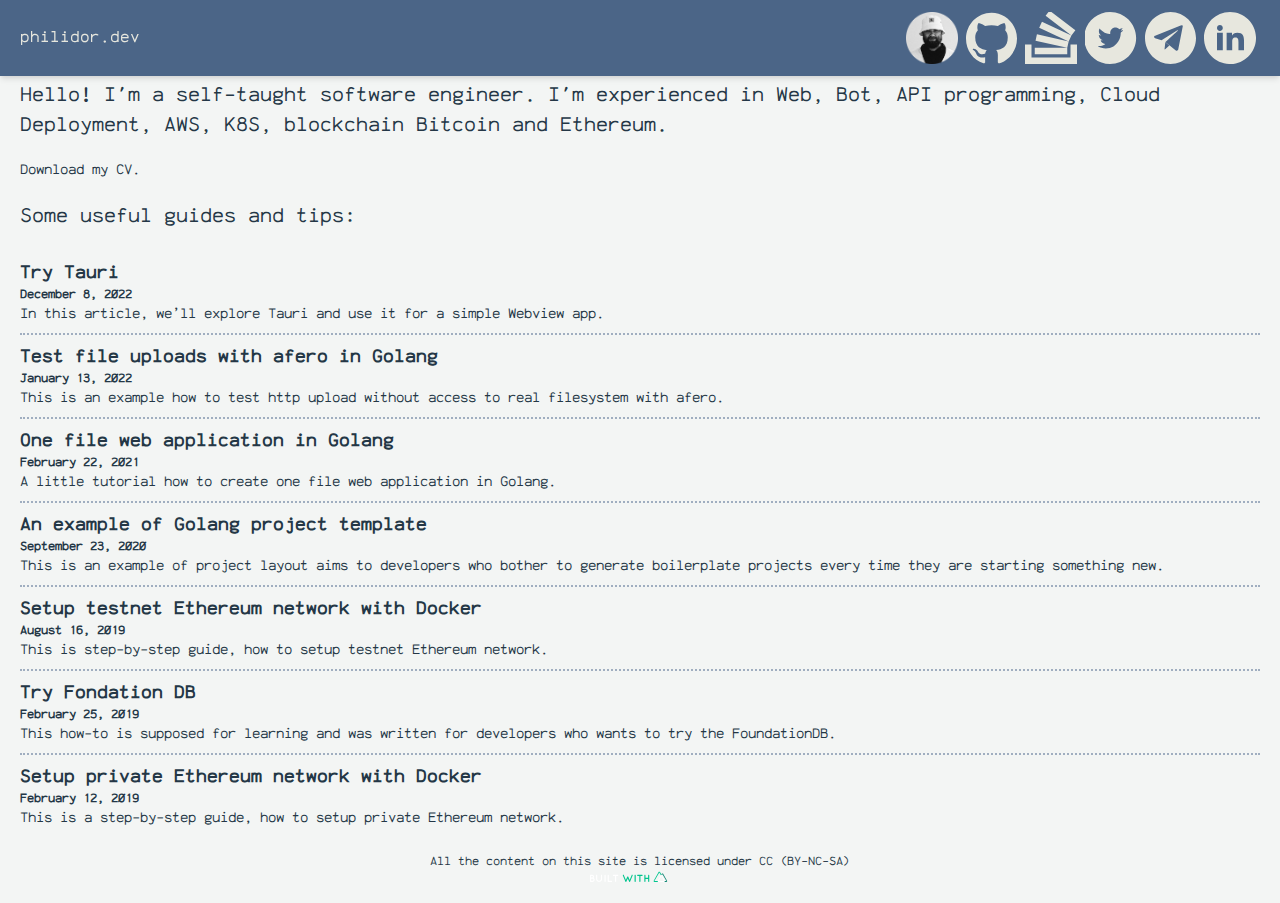
<file: index.html>
<!doctype html>
<html data-n-head-ssr>
  <head>
    <title>philidor.dev</title><meta data-n-head="ssr" charset="utf-8"><meta data-n-head="ssr" name="viewport" content="width=device-width,initial-scale=1"><meta data-n-head="ssr" name="theme-color" content="#4B6587"><link data-n-head="ssr" rel="apple-touch-icon" sizes="180x180" href="/apple-touch-icon.png"><link data-n-head="ssr" rel="icon" type="image/png" sizes="32x32" href="/favicon-32x32.png"><link data-n-head="ssr" rel="icon" type="image/png" sizes="16x16" href="/favicon-16x16.png"><link data-n-head="ssr" rel="manifest" href="/site.webmanifest"><link data-n-head="ssr" rel="icon" type="image/x-icon" href="/favicon.ico"><link rel="preload" href="/_nuxt/40c199b.js" as="script"><link rel="preload" href="/_nuxt/339e023.js" as="script"><link rel="preload" href="/_nuxt/css/d194fe5.css" as="style"><link rel="preload" href="/_nuxt/b820847.js" as="script"><link rel="preload" href="/_nuxt/css/c2d66e2.css" as="style"><link rel="preload" href="/_nuxt/7a757dd.js" as="script"><link rel="preload" href="/_nuxt/f57a323.js" as="script"><link rel="stylesheet" href="/_nuxt/css/d194fe5.css"><link rel="stylesheet" href="/_nuxt/css/c2d66e2.css"><link rel="preload" href="/_nuxt/static/1670571071/state.js" as="script"><link rel="preload" href="/_nuxt/static/1670571071/payload.js" as="script"><link rel="preload" href="/_nuxt/static/1670571071/manifest.js" as="script">
  </head>
  <body>
    <script data-n-head="ssr" data-hid="nuxt-color-mode-script" data-pbody="true">!function(){"use strict";var t=window,e=document,s=e.documentElement,a=["dark","light"],o=window.localStorage.getItem("nuxt-color-mode")||"system",c="system"===o?n():o,e=e.body.getAttribute("data-color-mode-forced");function r(e){e+="-mode";s.classList?s.classList.add(e):s.className+=" "+e}function l(e){return t.matchMedia("(prefers-color-scheme"+e+")")}function n(){if(t.matchMedia&&"not all"!==l("").media)for(var e of a)if(l(":"+e).matches)return e;return"light"}r(c=e?e:c),t.__NUXT_COLOR_MODE__={preference:o,value:c,getColorScheme:n,addClass:r,removeClass:function(e){e+="-mode";s.classList?s.classList.remove(e):s.className=s.className.replace(new RegExp(e,"g"),"")}}}()</script><div data-server-rendered="true" id="__nuxt"><!----><div id="__layout"><div class="pt-10 pt-15 sm:pt-20 lg:pt-20 md:pt-20 xl:pt-20"><div class="flex flex-col w-full"><div class="top-0 fixed w-full z-10 bg-header shadow-md"><div class="container mx-auto px-5"><div class="flex items-center py-2"><div class="w-1/2 text-white"><a href="/" aria-current="page" class="nuxt-link-exact-active nuxt-link-active">philidor.dev</a></div><div class="flex flex-row justify-end w-1/2"><div class="m-1 w-1/12"><a target="_blank" title="Hello!" href="#"><img src="/_nuxt/img/avatar.e680aeb.png" class="object-contain h-15 w-20"></a></div><div class="m-1 w-1/12"><a target="_blank" href="https://github.com/philidor-green"><img src="/_nuxt/img/github.c245266.svg" class="object-contain h-15 w-20"></a></div><div class="m-1 w-1/12"><a target="_blank" href="https://stackoverflow.com/users/2057388/%D0%97%D0%B5%D0%BB%D1%91%D0%BD%D1%8B%D0%B9?tab=profile"><img src="[data-uri]" class="object-contain h-15 w-20"></a></div><div class="m-1 w-1/12"><a target="_blank" href="https://twitter.com/shindu666"><img src="/_nuxt/img/twitter.8e3028d.svg" class="object-contain h-15 w-20"></a></div><div class="m-1 w-1/12"><a target="_blank" href="https://t.me/philidor_green"><img src="[data-uri]"></a></div><div class="m-1 w-1/12"><a target="_blank" href="https://www.linkedin.com/in/roman-kiselenko-583534201/"><img src="[data-uri]" class="object-contain h-15 w-20"></a></div></div></div></div></div><div class="container mx-auto px-5"><div><p class="mb-5 text-xl">Hello! I'm a self-taught software engineer.
I'm experienced in Web, Bot, API programming,
Cloud Deployment, AWS, K8S, blockchain Bitcoin and Ethereum.</p><p class="mb-5 text-sm text-lightslategray-200"><a target="_blank" href="/CV.pdf">Download my CV</a>.</p><p class="mb-5 text-xl">Some useful guides and tips:</p><div class="w-full divide-y-2 divide-gray-500 divide-dotted"><div class="py-2"><a href="/blog/tauri-solidjs-macos"><div class="flex flex-col"><h2 class="text-lg font-semibold text-lightslategray-400"> Try Tauri </h2><h2 class="text-xs font-semibold text-lightslategray-500">December 8, 2022</h2></div><p class="text-sm text-lightslategray-200">In this article, we’ll explore Tauri and use it for a simple Webview app.</p></a></div><div class="py-2"><a href="/blog/afero-for-testing"><div class="flex flex-col"><h2 class="text-lg font-semibold text-lightslategray-400"> Test file uploads with afero in Golang </h2><h2 class="text-xs font-semibold text-lightslategray-500">January 13, 2022</h2></div><p class="text-sm text-lightslategray-200">This is an example how to test http upload without access to real filesystem with afero.</p></a></div><div class="py-2"><a href="/blog/go-embed-usecase"><div class="flex flex-col"><h2 class="text-lg font-semibold text-lightslategray-400"> One file web application in Golang </h2><h2 class="text-xs font-semibold text-lightslategray-500">February 22, 2021</h2></div><p class="text-sm text-lightslategray-200">A little tutorial how to create one file web application in Golang.</p></a></div><div class="py-2"><a href="/blog/golang-project-template"><div class="flex flex-col"><h2 class="text-lg font-semibold text-lightslategray-400"> An example of Golang project template </h2><h2 class="text-xs font-semibold text-lightslategray-500">September 23, 2020</h2></div><p class="text-sm text-lightslategray-200">This is an example of project layout aims to developers who bother to generate boilerplate projects every time they are starting something new.</p></a></div><div class="py-2"><a href="/blog/setup-testnet-ethereum-network-with-docker"><div class="flex flex-col"><h2 class="text-lg font-semibold text-lightslategray-400"> Setup testnet Ethereum network with Docker </h2><h2 class="text-xs font-semibold text-lightslategray-500">August 16, 2019</h2></div><p class="text-sm text-lightslategray-200">This is step-by-step guide, how to setup testnet Ethereum network.</p></a></div><div class="py-2"><a href="/blog/try-fondation-db"><div class="flex flex-col"><h2 class="text-lg font-semibold text-lightslategray-400"> Try Fondation DB </h2><h2 class="text-xs font-semibold text-lightslategray-500">February 25, 2019</h2></div><p class="text-sm text-lightslategray-200">This how-to is supposed for learning and was written for developers who wants to try the FoundationDB.</p></a></div><div class="py-2"><a href="/blog/setup-private-ethereum-network-with-docker"><div class="flex flex-col"><h2 class="text-lg font-semibold text-lightslategray-400"> Setup private Ethereum network with Docker </h2><h2 class="text-xs font-semibold text-lightslategray-500">February 12, 2019</h2></div><p class="text-sm text-lightslategray-200">This is a step-by-step guide, how to setup private Ethereum network.</p></a></div></div></div><div class="flex flex-col items-center py-4 text-xs text-lightslategray-400"><div class="flex"><a target="_blank" href="https://creativecommons.org/licenses/by-nc-sa/4.0/">All the content on this site is licensed under  CC (BY-NC-SA)</a></div><div class="flex"><a target="_blank" href="https://content.nuxtjs.org/"><svg xmlns="http://www.w3.org/2000/svg" width="100" viewBox="0 0 1360 200" class="h-4 dark-img"><g fill="none" fill-rule="evenodd"><path d="M752.09356 137.76c-1.4858 1.49334-3.2966 2.24-5.43244 2.24-2.13584 0-3.94663-.74666-5.43243-2.24-1.4858-1.49334-2.22869-3.31332-2.22869-5.46V49.7c0-2.14668.74289-3.96666 2.22869-5.46 1.4858-1.49334 3.2966-2.24 5.43243-2.24 2.13584 0 3.96985.74666 5.50208 2.24 1.53223 1.49334 2.29834 3.31332 2.29834 5.46v33.6h36.07692V49.7c0-2.14668.7429-3.96666 2.2287-5.46 1.4858-1.49334 3.29659-2.24 5.43242-2.24 2.13584 0 3.96985.74666 5.50208 2.24C805.2339 45.73334 806 47.55332 806 49.7v82.6c0 2.14668-.7661 3.96666-2.29834 5.46-1.53223 1.49334-3.36624 2.24-5.50208 2.24-2.13583 0-3.94663-.74666-5.43243-2.24-1.4858-1.49334-2.22869-3.31332-2.22869-5.46V98.7h-36.07692v33.6c0 2.14668-.78932 3.96666-2.36798 5.46zM713.76536 44.24C715.25513 45.73334 716 47.55332 716 49.7s-.76815 3.99-2.30447 5.53-3.32867 2.31-5.3771 2.31h-22.2067v74.76c0 2.14668-.74487 3.96666-2.23463 5.46-1.48977 1.49334-3.3054 2.24-5.44693 2.24-2.14154 0-3.95716-.74666-5.44693-2.24-1.48977-1.49334-2.23464-3.31332-2.23464-5.46V57.54h-22.06704c-2.14153 0-3.95716-.77-5.44692-2.31C641.74487 53.69 641 51.84668 641 49.7c0-2.14668.74487-3.96666 2.23464-5.46 1.48976-1.49334 3.30539-2.24 5.44692-2.24h59.63688c2.14153 0 3.95716.74666 5.44692 2.24zM606 49.7c0-2.14668.76876-3.96666 2.3063-5.46 1.53755-1.49334 3.4114-2.24 5.62163-2.24 2.21022 0 4.1081.74666 5.6937 2.24C621.20721 45.73334 622 47.55332 622 49.7v82.6c0 2.14668-.79278 3.96666-2.37838 5.46s-3.48347 2.24-5.6937 2.24c-2.21021 0-4.08407-.74666-5.62161-2.24C606.76876 136.26666 606 134.44668 606 132.3V49.7zM492.36045 138.59978l-1.1209.84013h-.14011c-.28023 0-.70057.14002-1.26102.42007h-.42034c-.28023.09335-.72392.14002-1.33108.14002s-1.05084-.04667-1.33107-.14002h-.42034c-.56046-.1867-.88738-.30338-.9808-.35006-.0934-.04667-.25687-.11668-.49039-.21003-.23352-.09335-.5838-.32671-1.05085-.7001h-.1401c-.37365-.28005-.74728-.6301-1.12091-1.05017-.37364-.42007-.65386-.72344-.84068-.91014v-.14002c-.09341-.09335-.21017-.30338-.35028-.6301-.14012-.32672-.25688-.53675-.35029-.6301l-34.46782-81.63262c-.74727-1.96031-.72392-3.9206.07006-5.8809.79398-1.96032 2.17174-3.31385 4.13333-4.06063 1.86819-.84014 3.8064-.86348 5.8147-.07001 2.0083.79345 3.38606 2.17032 4.13333 4.13063l27.46217 64.83003 18.07459-42.98665c1.30773-3.17384 3.71298-4.76074 7.21582-4.76074 3.50285 0 5.9548 1.5869 7.35594 4.76074l18.07459 42.98665 27.32205-64.83003c.84068-1.9603 2.2418-3.33718 4.2034-4.13063 1.96159-.79347 3.92315-.79347 5.88474 0 1.9616.79345 3.33936 2.19366 4.13334 4.20064.79398 2.007.77063 3.94394-.07006 5.8109l-34.3277 81.63262c-.18682.74679-.70056 1.49356-1.54125 2.24035 0 .09335-.0467.23337-.14011.42006-.37364.1867-.70056.42007-.9808.70011h-.1401l-1.26102.84013h-.14012c-.0934 0-.18681.02334-.28022.07001-.09341.04668-.42034.16336-.9808.35006h-.28022c-.28023.09335-.72392.14002-1.33108.14002-.60715 0-1.05084-.04667-1.33107-.14002h-.42034c-.56045-.1867-.88738-.30338-.98079-.35006-.0934-.04667-.25687-.09334-.4904-.14002-.23352-.04667-.5838-.30337-1.05084-.77012h-.14012c-.84068-.56009-1.44783-1.21351-1.82147-1.9603-.37363-.1867-.65386-.65343-.84068-1.40022l-18.35481-43.4067-18.35482 43.4067c-.0934.28005-.28022.7001-.56045 1.2602l-.98079.98015c0 .09335-.0467.23337-.14011.42006-.18682.09335-.46704.32672-.84068.70011h-.28023z" fill="#00C48D" fill-rule="nonzero"></path> <path d="M383.76536 44.24C385.25513 45.73334 386 47.55332 386 49.7s-.76815 3.99-2.30447 5.53-3.32867 2.31-5.3771 2.31h-22.2067v74.76c0 2.14668-.74487 3.96666-2.23464 5.46-1.48976 1.49334-3.30539 2.24-5.44692 2.24-2.14154 0-3.95716-.74666-5.44693-2.24-1.48977-1.49334-2.23464-3.31332-2.23464-5.46V57.54h-22.06704c-2.14153 0-3.95716-.77-5.44692-2.31C311.74487 53.69 311 51.84668 311 49.7c0-2.14668.74487-3.96666 2.23464-5.46 1.48976-1.49334 3.30539-2.24 5.44692-2.24h59.63688c2.14153 0 3.95716.74666 5.44692 2.24zM247.67735 140c-2.14037 0-3.955-.74666-5.44394-2.24C240.74446 136.26666 240 134.44668 240 132.3V49.7c0-2.14668.74446-3.96666 2.23341-5.46s3.30357-2.24 5.44394-2.24c2.14036 0 3.97825.74666 5.51373 2.24 1.53547 1.49334 2.3032 3.31332 2.3032 5.46v74.76h37.82837c2.0473 0 3.83867.77 5.37415 2.31 1.53547 1.54 2.3032 3.35999 2.3032 5.46s-.76773 3.92-2.3032 5.46c-1.53548 1.54-3.32684 2.31-5.37415 2.31h-45.6453zM197 49.7c0-2.14668.76876-3.96666 2.3063-5.46 1.53755-1.49334 3.4114-2.24 5.62163-2.24 2.21022 0 4.1081.74666 5.6937 2.24C212.2072 45.73334 213 47.55332 213 49.7v82.6c0 2.14668-.79279 3.96666-2.37838 5.46-1.5856 1.49334-3.48347 2.24-5.6937 2.24-2.21021 0-4.08407-.74666-5.62161-2.24C197.76876 136.26666 197 134.44668 197 132.3V49.7zM164 98.54c0 11.10672-3.9472 20.62663-11.8417 28.56-7.8945 7.93337-17.44717 11.9-28.6583 11.9s-20.7638-3.9433-28.6583-11.83C86.9472 119.2833 83 109.74006 83 98.54V48.7c0-2.14668.7474-3.96666 2.24221-5.46 1.49482-1.49334 3.3166-2.24 5.4654-2.24 2.1488 0 3.99394.74666 5.53547 2.24 1.54153 1.49334 2.31228 3.31332 2.31228 5.46v49.84c0 6.81337 2.42905 12.66998 7.2872 17.57 4.85816 4.90002 10.74391 7.35 17.65744 7.35 6.91353 0 12.79928-2.42664 17.65744-7.28 4.85815-4.85336 7.2872-10.7333 7.2872-17.64V48.7c0-2.14668.77075-3.96666 2.31228-5.46 1.54153-1.49334 3.38667-2.24 5.53547-2.24s3.97058.74666 5.4654 2.24C163.2526 44.73334 164 46.55332 164 48.7v49.84zM8.26 140l-.14-.14c-.09333 0-.23333.04667-.42.14-2.14668 0-3.96666-.74666-5.46-2.24C.74666 136.26666 0 134.44668 0 132.3V49.7c0-2.14668.74666-3.96666 2.24-5.46C3.73334 42.74666 5.55332 42 7.7 42h19.88c7.37337 0 13.64997 2.58997 18.83 7.77 5.18003 5.18003 7.77 11.0833 7.77 17.71 0 6.6267-1.77332 12.31998-5.32 17.08 4.29335 2.70668 7.72332 6.29998 10.29 10.78 2.56668 4.48002 3.85 9.3333 3.85 14.56 0 8.3067-2.91664 15.39997-8.75 21.28-5.83336 5.88003-12.9033 8.82-21.21 8.82H8.26zm7.28-82.46v22.4h12.04c3.08002 0 5.69332-1.11999 7.84-3.36s3.22-4.89998 3.22-7.98-1.07332-5.69332-3.22-7.84-4.75998-3.22-7.84-3.22H15.54zm0 37.94v28.98h17.5c4.01335-.09333 7.41999-1.53999 10.22-4.34 2.80001-2.80001 4.2-6.20665 4.2-10.22 0-4.01335-1.39999-7.39665-4.2-10.15-2.80001-2.75335-6.20665-4.17667-10.22-4.27h-17.5z" fill="#FFF" fill-rule="nonzero"></path> <g fill-rule="nonzero" transform="translate(865)"><path d="M105.41346 38.55829l-6.33111 11.13597-21.65186-38.0943-66.46753 116.92767h45.00297c0 6.15023 4.90828 11.13597 10.96296 11.13597H10.96296c-3.91631 0-7.5348-2.12357-9.49262-5.5689-1.95783-3.44535-1.95763-7.6899.00052-11.13505L67.9384 6.03198c1.9583-3.44565 5.57756-5.5683 9.49438-5.5683 3.91681 0 7.53608 2.12265 9.49438 5.5683l18.4863 32.52631z" fill="#00C58E"></path> <path d="M153.3947 122.95965l-41.65013-73.2654-6.33111-11.13596-6.33111 11.13597-41.64556 73.26539c-1.95816 3.44515-1.95836 7.6897-.00053 11.13504 1.95783 3.44534 5.57632 5.56891 9.49263 5.56891h76.96c3.91713 0 7.5371-2.12126 9.49605-5.5669 1.95895-3.44564 1.95918-7.69118.00062-11.13705h.00913zm-86.46581 5.56798l38.48457-67.6974 38.47543 67.6974h-76.96z" fill="#FFF"></path> <path d="M183.17284 134.09562c-1.95797 3.44482-5.57616 5.56798-9.4921 5.56798H143.8889c6.05468 0 10.96296-4.98574 10.96296-11.13597h18.80605l-53.36222-93.88085-8.55111 15.04748-6.33111-11.13597 5.39012-9.4795c1.9583-3.44565 5.57757-5.5683 9.49438-5.5683 3.91682 0 7.53609 2.12265 9.49439 5.5683l53.38049 93.88086c1.95834 3.44548 1.95834 7.69049 0 11.13597z" fill="#108775"></path></g></g></svg></a></div></div></div></div></div></div></div><script defer src="/_nuxt/static/1670571071/state.js"></script><script src="/_nuxt/40c199b.js" defer></script><script src="/_nuxt/f57a323.js" defer></script><script src="/_nuxt/339e023.js" defer></script><script src="/_nuxt/b820847.js" defer></script><script src="/_nuxt/7a757dd.js" defer></script>
  </body>
</html>
</file>
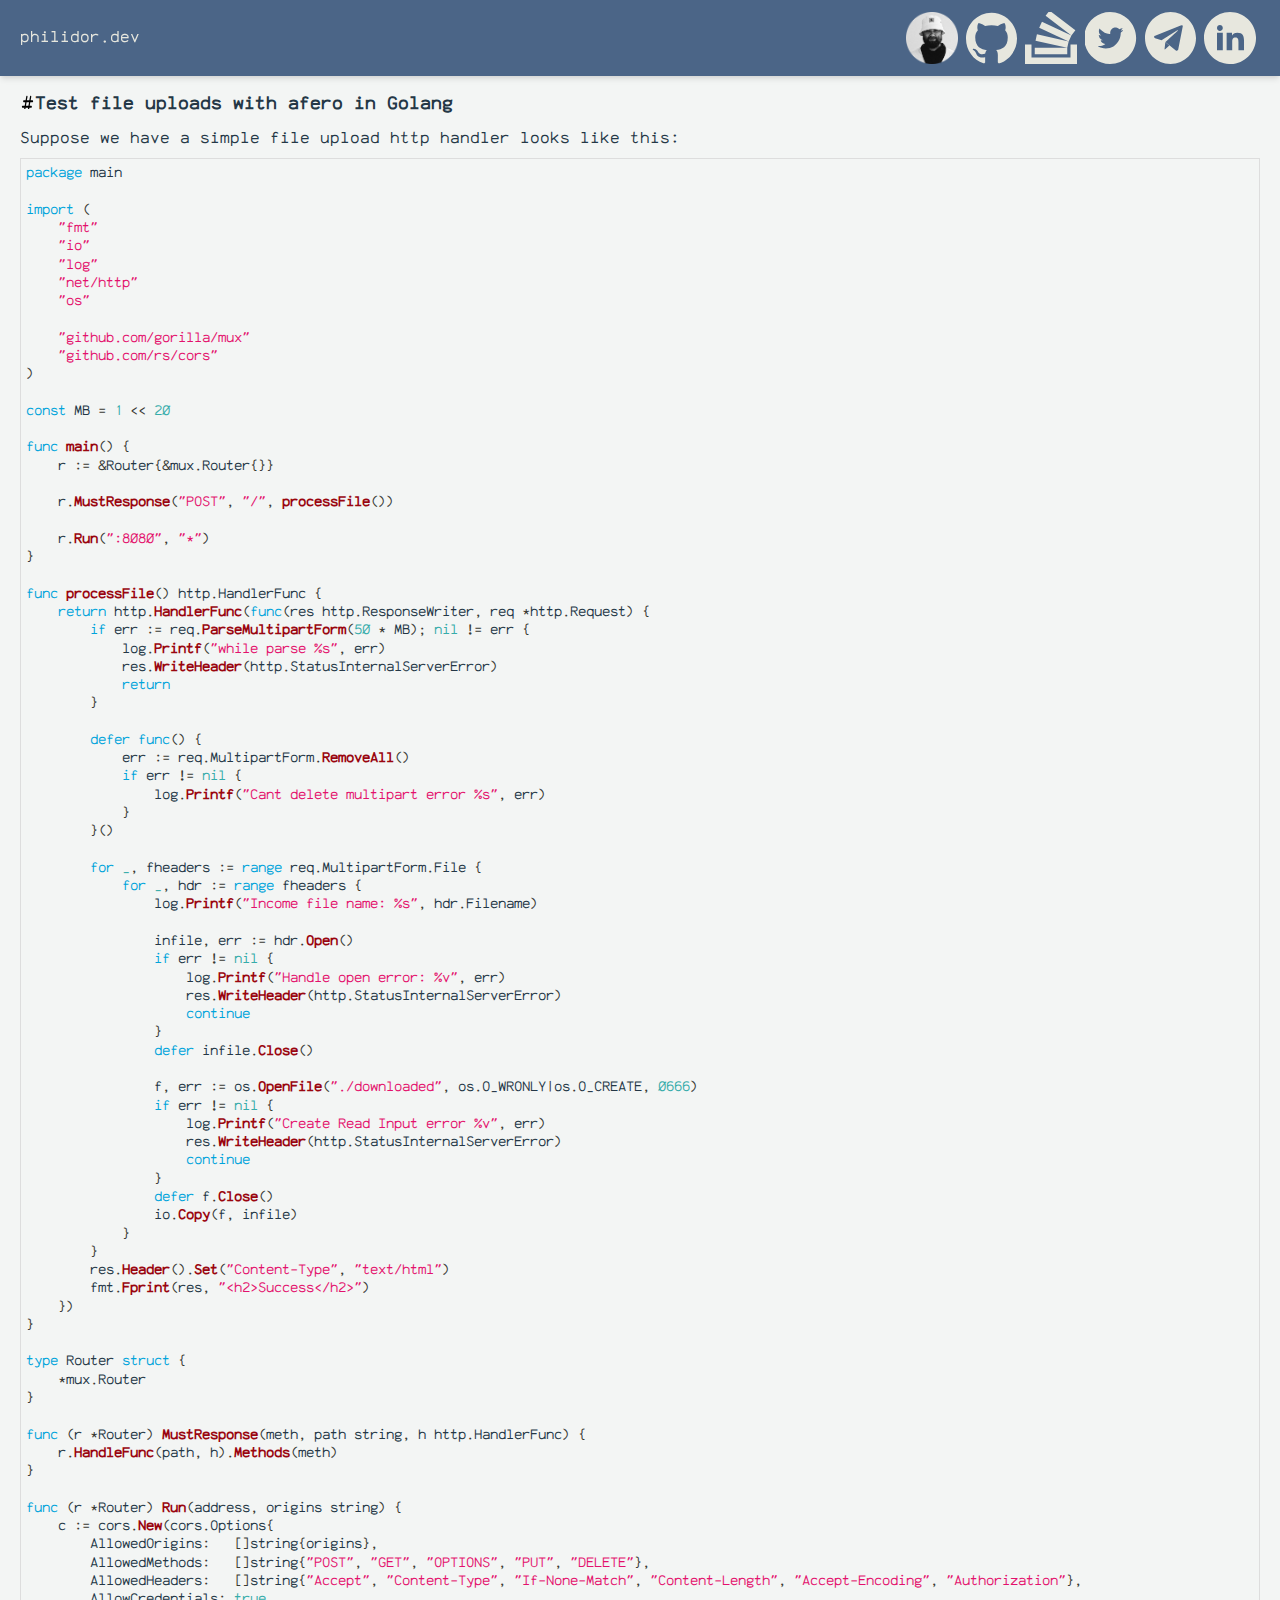
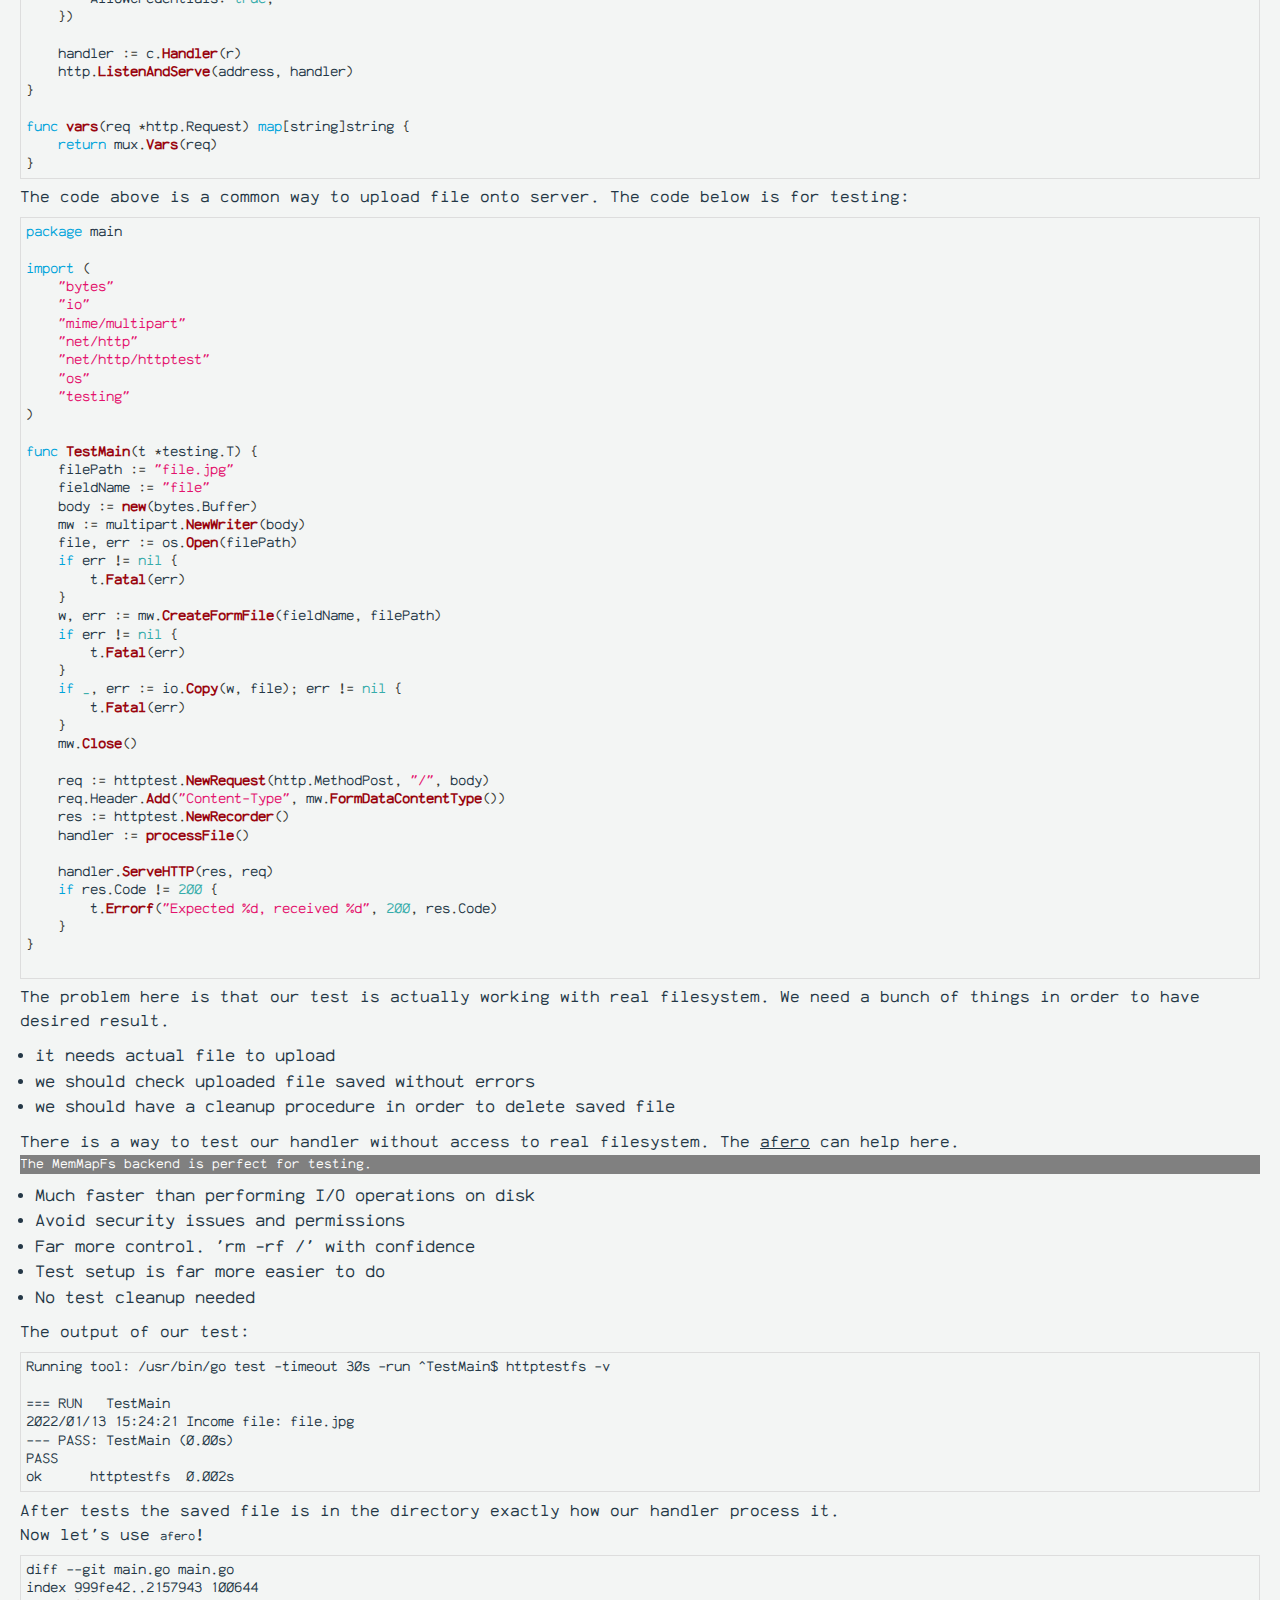
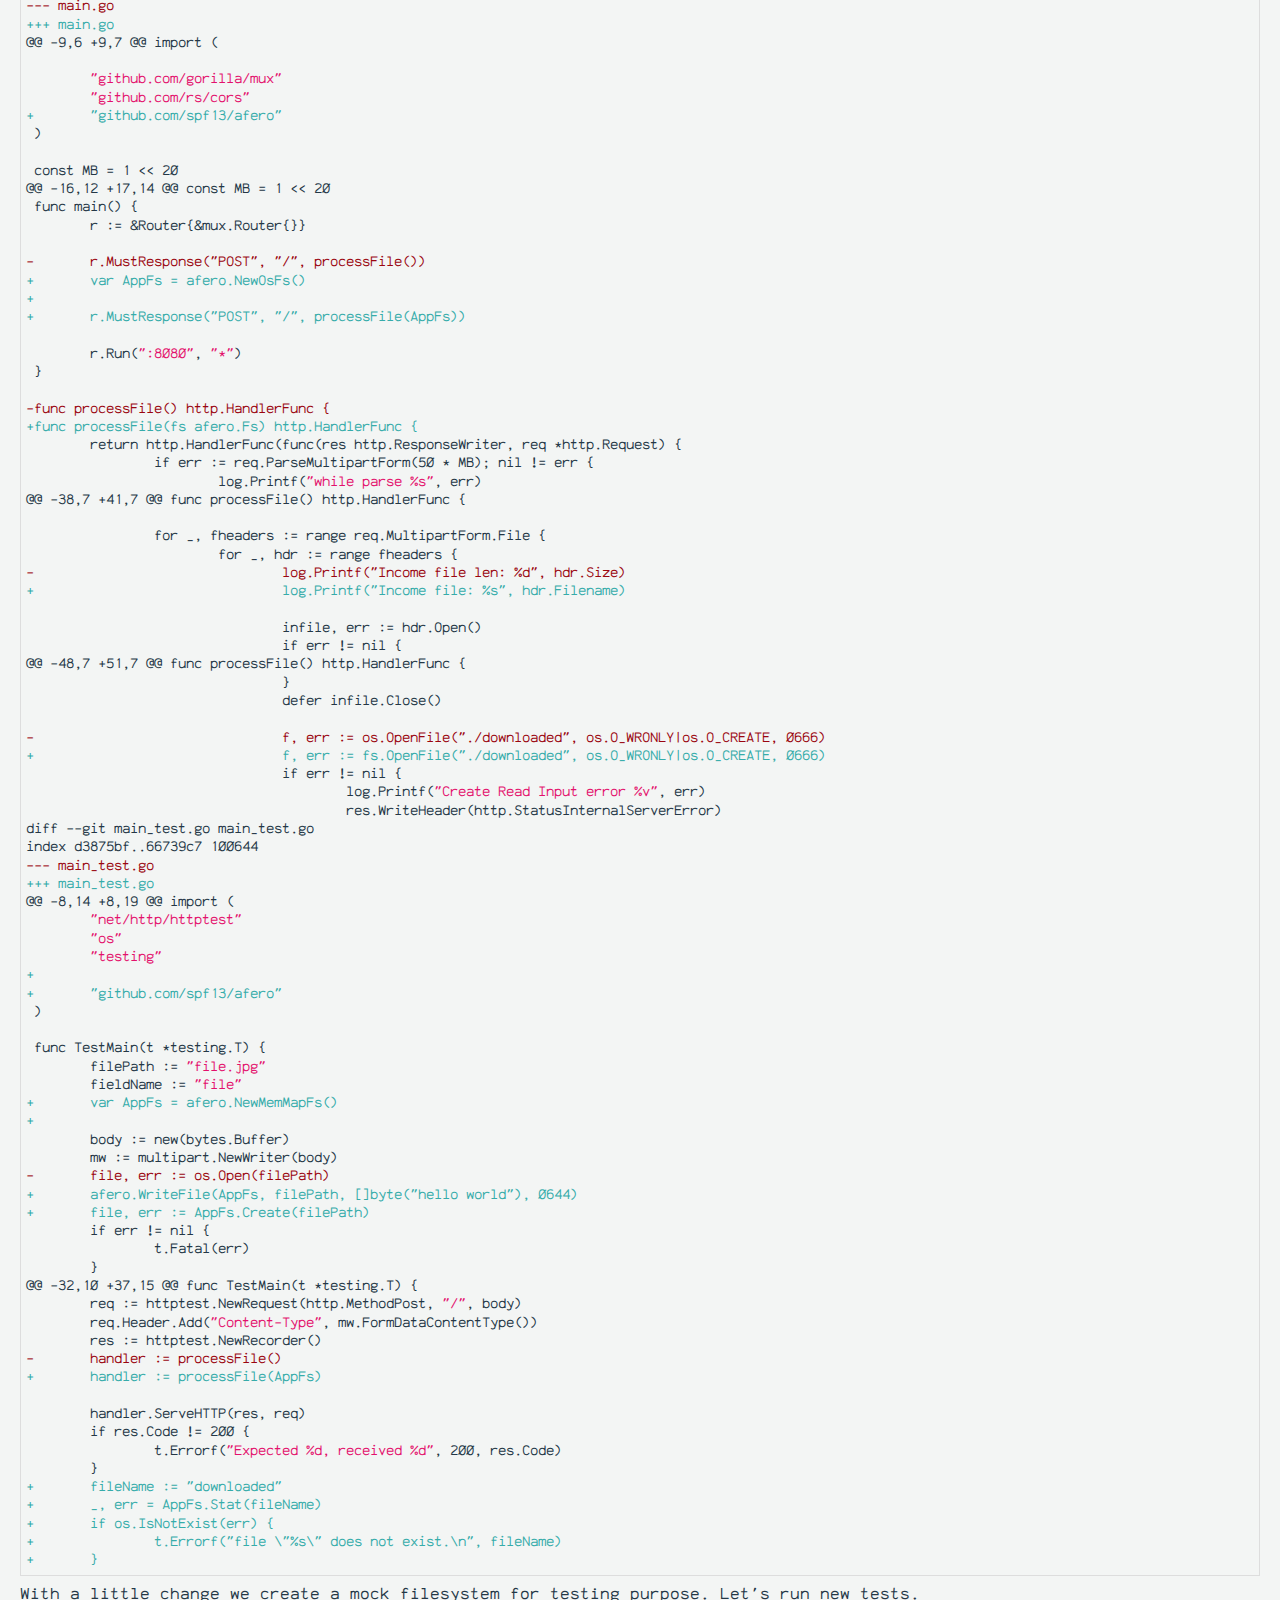
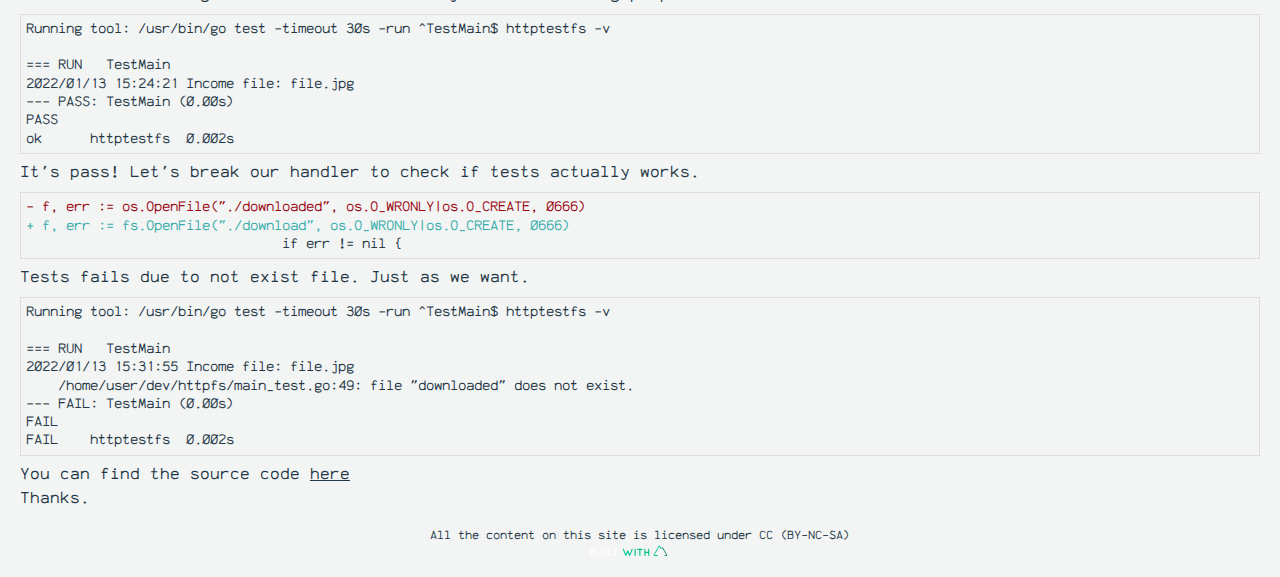
<file: blog/afero-for-testing/index.html>
<!doctype html>
<html data-n-head-ssr>
  <head>
    <title>Test file uploads with afero in Golang</title><meta data-n-head="ssr" charset="utf-8"><meta data-n-head="ssr" name="viewport" content="width=device-width,initial-scale=1"><meta data-n-head="ssr" name="theme-color" content="#4B6587"><meta data-n-head="ssr" property="og:title" content="Test file uploads with afero in Golang"><meta data-n-head="ssr" property="og:description" content="This is an example how to test http upload without access to real filesystem with afero."><meta data-n-head="ssr" property="og:image" content="https://philidor.dev/image.jpg"><link data-n-head="ssr" rel="apple-touch-icon" sizes="180x180" href="/apple-touch-icon.png"><link data-n-head="ssr" rel="icon" type="image/png" sizes="32x32" href="/favicon-32x32.png"><link data-n-head="ssr" rel="icon" type="image/png" sizes="16x16" href="/favicon-16x16.png"><link data-n-head="ssr" rel="manifest" href="/site.webmanifest"><link data-n-head="ssr" rel="icon" type="image/x-icon" href="/favicon.ico"><link rel="preload" href="/_nuxt/40c199b.js" as="script"><link rel="preload" href="/_nuxt/339e023.js" as="script"><link rel="preload" href="/_nuxt/css/d194fe5.css" as="style"><link rel="preload" href="/_nuxt/b820847.js" as="script"><link rel="preload" href="/_nuxt/css/c2d66e2.css" as="style"><link rel="preload" href="/_nuxt/7a757dd.js" as="script"><link rel="preload" href="/_nuxt/css/449ff54.css" as="style"><link rel="preload" href="/_nuxt/99f074f.js" as="script"><link rel="stylesheet" href="/_nuxt/css/d194fe5.css"><link rel="stylesheet" href="/_nuxt/css/c2d66e2.css"><link rel="stylesheet" href="/_nuxt/css/449ff54.css"><link rel="preload" href="/_nuxt/static/1670571071/blog/afero-for-testing/state.js" as="script"><link rel="preload" href="/_nuxt/static/1670571071/blog/afero-for-testing/payload.js" as="script"><link rel="preload" href="/_nuxt/static/1670571071/manifest.js" as="script">
  </head>
  <body>
    <script data-n-head="ssr" data-hid="nuxt-color-mode-script" data-pbody="true">!function(){"use strict";var t=window,e=document,s=e.documentElement,a=["dark","light"],o=window.localStorage.getItem("nuxt-color-mode")||"system",c="system"===o?n():o,e=e.body.getAttribute("data-color-mode-forced");function r(e){e+="-mode";s.classList?s.classList.add(e):s.className+=" "+e}function l(e){return t.matchMedia("(prefers-color-scheme"+e+")")}function n(){if(t.matchMedia&&"not all"!==l("").media)for(var e of a)if(l(":"+e).matches)return e;return"light"}r(c=e?e:c),t.__NUXT_COLOR_MODE__={preference:o,value:c,getColorScheme:n,addClass:r,removeClass:function(e){e+="-mode";s.classList?s.classList.remove(e):s.className=s.className.replace(new RegExp(e,"g"),"")}}}()</script><div data-server-rendered="true" id="__nuxt"><!----><div id="__layout"><div class="pt-10 pt-15 sm:pt-20 lg:pt-20 md:pt-20 xl:pt-20"><div class="flex flex-col w-full"><div class="top-0 fixed w-full z-10 bg-header shadow-md"><div class="container mx-auto px-5"><div class="flex items-center py-2"><div class="w-1/2 text-white"><a href="/" class="nuxt-link-active">philidor.dev</a></div><div class="flex flex-row justify-end w-1/2"><div class="m-1 w-1/12"><a target="_blank" title="Hello!" href="#"><img src="/_nuxt/img/avatar.e680aeb.png" class="object-contain h-15 w-20"></a></div><div class="m-1 w-1/12"><a target="_blank" href="https://github.com/philidor-green"><img src="/_nuxt/img/github.c245266.svg" class="object-contain h-15 w-20"></a></div><div class="m-1 w-1/12"><a target="_blank" href="https://stackoverflow.com/users/2057388/%D0%97%D0%B5%D0%BB%D1%91%D0%BD%D1%8B%D0%B9?tab=profile"><img src="[data-uri]" class="object-contain h-15 w-20"></a></div><div class="m-1 w-1/12"><a target="_blank" href="https://twitter.com/shindu666"><img src="/_nuxt/img/twitter.8e3028d.svg" class="object-contain h-15 w-20"></a></div><div class="m-1 w-1/12"><a target="_blank" href="https://t.me/philidor_green"><img src="[data-uri]"></a></div><div class="m-1 w-1/12"><a target="_blank" href="https://www.linkedin.com/in/roman-kiselenko-583534201/"><img src="[data-uri]" class="object-contain h-15 w-20"></a></div></div></div></div></div><div class="container mx-auto px-5"><article class="container"><div class="nuxt-content"><h1 id="test-file-uploads-with-afero-in-golang"><a href="#test-file-uploads-with-afero-in-golang" aria-hidden="true" tabindex="-1"><span class="icon icon-link"></span></a>Test file uploads with afero in Golang</h1>
<p>Suppose we have a simple file upload http handler looks like this:</p>
<div class="nuxt-content-highlight"><pre class="line-numbers language-go"><code><span class="token keyword">package</span> main

<span class="token keyword">import</span> <span class="token punctuation">(</span>
    <span class="token string">"fmt"</span>
    <span class="token string">"io"</span>
    <span class="token string">"log"</span>
    <span class="token string">"net/http"</span>
    <span class="token string">"os"</span>

    <span class="token string">"github.com/gorilla/mux"</span>
    <span class="token string">"github.com/rs/cors"</span>
<span class="token punctuation">)</span>

<span class="token keyword">const</span> MB <span class="token operator">=</span> <span class="token number">1</span> <span class="token operator">&lt;&lt;</span> <span class="token number">20</span>

<span class="token keyword">func</span> <span class="token function">main</span><span class="token punctuation">(</span><span class="token punctuation">)</span> <span class="token punctuation">{</span>
    r <span class="token operator">:=</span> <span class="token operator">&</span>Router<span class="token punctuation">{</span><span class="token operator">&</span>mux<span class="token punctuation">.</span>Router<span class="token punctuation">{</span><span class="token punctuation">}</span><span class="token punctuation">}</span>

    r<span class="token punctuation">.</span><span class="token function">MustResponse</span><span class="token punctuation">(</span><span class="token string">"POST"</span><span class="token punctuation">,</span> <span class="token string">"/"</span><span class="token punctuation">,</span> <span class="token function">processFile</span><span class="token punctuation">(</span><span class="token punctuation">)</span><span class="token punctuation">)</span>

    r<span class="token punctuation">.</span><span class="token function">Run</span><span class="token punctuation">(</span><span class="token string">":8080"</span><span class="token punctuation">,</span> <span class="token string">"*"</span><span class="token punctuation">)</span>
<span class="token punctuation">}</span>

<span class="token keyword">func</span> <span class="token function">processFile</span><span class="token punctuation">(</span><span class="token punctuation">)</span> http<span class="token punctuation">.</span>HandlerFunc <span class="token punctuation">{</span>
    <span class="token keyword">return</span> http<span class="token punctuation">.</span><span class="token function">HandlerFunc</span><span class="token punctuation">(</span><span class="token keyword">func</span><span class="token punctuation">(</span>res http<span class="token punctuation">.</span>ResponseWriter<span class="token punctuation">,</span> req <span class="token operator">*</span>http<span class="token punctuation">.</span>Request<span class="token punctuation">)</span> <span class="token punctuation">{</span>
        <span class="token keyword">if</span> err <span class="token operator">:=</span> req<span class="token punctuation">.</span><span class="token function">ParseMultipartForm</span><span class="token punctuation">(</span><span class="token number">50</span> <span class="token operator">*</span> MB<span class="token punctuation">)</span><span class="token punctuation">;</span> <span class="token boolean">nil</span> <span class="token operator">!=</span> err <span class="token punctuation">{</span>
            log<span class="token punctuation">.</span><span class="token function">Printf</span><span class="token punctuation">(</span><span class="token string">"while parse %s"</span><span class="token punctuation">,</span> err<span class="token punctuation">)</span>
            res<span class="token punctuation">.</span><span class="token function">WriteHeader</span><span class="token punctuation">(</span>http<span class="token punctuation">.</span>StatusInternalServerError<span class="token punctuation">)</span>
            <span class="token keyword">return</span>
        <span class="token punctuation">}</span>

        <span class="token keyword">defer</span> <span class="token keyword">func</span><span class="token punctuation">(</span><span class="token punctuation">)</span> <span class="token punctuation">{</span>
            err <span class="token operator">:=</span> req<span class="token punctuation">.</span>MultipartForm<span class="token punctuation">.</span><span class="token function">RemoveAll</span><span class="token punctuation">(</span><span class="token punctuation">)</span>
            <span class="token keyword">if</span> err <span class="token operator">!=</span> <span class="token boolean">nil</span> <span class="token punctuation">{</span>
                log<span class="token punctuation">.</span><span class="token function">Printf</span><span class="token punctuation">(</span><span class="token string">"Cant delete multipart error %s"</span><span class="token punctuation">,</span> err<span class="token punctuation">)</span>
            <span class="token punctuation">}</span>
        <span class="token punctuation">}</span><span class="token punctuation">(</span><span class="token punctuation">)</span>

        <span class="token keyword">for</span> <span class="token boolean">_</span><span class="token punctuation">,</span> fheaders <span class="token operator">:=</span> <span class="token keyword">range</span> req<span class="token punctuation">.</span>MultipartForm<span class="token punctuation">.</span>File <span class="token punctuation">{</span>
            <span class="token keyword">for</span> <span class="token boolean">_</span><span class="token punctuation">,</span> hdr <span class="token operator">:=</span> <span class="token keyword">range</span> fheaders <span class="token punctuation">{</span>
                log<span class="token punctuation">.</span><span class="token function">Printf</span><span class="token punctuation">(</span><span class="token string">"Income file name: %s"</span><span class="token punctuation">,</span> hdr<span class="token punctuation">.</span>Filename<span class="token punctuation">)</span>

                infile<span class="token punctuation">,</span> err <span class="token operator">:=</span> hdr<span class="token punctuation">.</span><span class="token function">Open</span><span class="token punctuation">(</span><span class="token punctuation">)</span>
                <span class="token keyword">if</span> err <span class="token operator">!=</span> <span class="token boolean">nil</span> <span class="token punctuation">{</span>
                    log<span class="token punctuation">.</span><span class="token function">Printf</span><span class="token punctuation">(</span><span class="token string">"Handle open error: %v"</span><span class="token punctuation">,</span> err<span class="token punctuation">)</span>
                    res<span class="token punctuation">.</span><span class="token function">WriteHeader</span><span class="token punctuation">(</span>http<span class="token punctuation">.</span>StatusInternalServerError<span class="token punctuation">)</span>
                    <span class="token keyword">continue</span>
                <span class="token punctuation">}</span>
                <span class="token keyword">defer</span> infile<span class="token punctuation">.</span><span class="token function">Close</span><span class="token punctuation">(</span><span class="token punctuation">)</span>

                f<span class="token punctuation">,</span> err <span class="token operator">:=</span> os<span class="token punctuation">.</span><span class="token function">OpenFile</span><span class="token punctuation">(</span><span class="token string">"./downloaded"</span><span class="token punctuation">,</span> os<span class="token punctuation">.</span>O_WRONLY<span class="token operator">|</span>os<span class="token punctuation">.</span>O_CREATE<span class="token punctuation">,</span> <span class="token number">0666</span><span class="token punctuation">)</span>
                <span class="token keyword">if</span> err <span class="token operator">!=</span> <span class="token boolean">nil</span> <span class="token punctuation">{</span>
                    log<span class="token punctuation">.</span><span class="token function">Printf</span><span class="token punctuation">(</span><span class="token string">"Create Read Input error %v"</span><span class="token punctuation">,</span> err<span class="token punctuation">)</span>
                    res<span class="token punctuation">.</span><span class="token function">WriteHeader</span><span class="token punctuation">(</span>http<span class="token punctuation">.</span>StatusInternalServerError<span class="token punctuation">)</span>
                    <span class="token keyword">continue</span>
                <span class="token punctuation">}</span>
                <span class="token keyword">defer</span> f<span class="token punctuation">.</span><span class="token function">Close</span><span class="token punctuation">(</span><span class="token punctuation">)</span>
                io<span class="token punctuation">.</span><span class="token function">Copy</span><span class="token punctuation">(</span>f<span class="token punctuation">,</span> infile<span class="token punctuation">)</span>
            <span class="token punctuation">}</span>
        <span class="token punctuation">}</span>
        res<span class="token punctuation">.</span><span class="token function">Header</span><span class="token punctuation">(</span><span class="token punctuation">)</span><span class="token punctuation">.</span><span class="token function">Set</span><span class="token punctuation">(</span><span class="token string">"Content-Type"</span><span class="token punctuation">,</span> <span class="token string">"text/html"</span><span class="token punctuation">)</span>
        fmt<span class="token punctuation">.</span><span class="token function">Fprint</span><span class="token punctuation">(</span>res<span class="token punctuation">,</span> <span class="token string">"&lt;h2>Success&lt;/h2>"</span><span class="token punctuation">)</span>
    <span class="token punctuation">}</span><span class="token punctuation">)</span>
<span class="token punctuation">}</span>

<span class="token keyword">type</span> Router <span class="token keyword">struct</span> <span class="token punctuation">{</span>
    <span class="token operator">*</span>mux<span class="token punctuation">.</span>Router
<span class="token punctuation">}</span>

<span class="token keyword">func</span> <span class="token punctuation">(</span>r <span class="token operator">*</span>Router<span class="token punctuation">)</span> <span class="token function">MustResponse</span><span class="token punctuation">(</span>meth<span class="token punctuation">,</span> path <span class="token builtin">string</span><span class="token punctuation">,</span> h http<span class="token punctuation">.</span>HandlerFunc<span class="token punctuation">)</span> <span class="token punctuation">{</span>
    r<span class="token punctuation">.</span><span class="token function">HandleFunc</span><span class="token punctuation">(</span>path<span class="token punctuation">,</span> h<span class="token punctuation">)</span><span class="token punctuation">.</span><span class="token function">Methods</span><span class="token punctuation">(</span>meth<span class="token punctuation">)</span>
<span class="token punctuation">}</span>

<span class="token keyword">func</span> <span class="token punctuation">(</span>r <span class="token operator">*</span>Router<span class="token punctuation">)</span> <span class="token function">Run</span><span class="token punctuation">(</span>address<span class="token punctuation">,</span> origins <span class="token builtin">string</span><span class="token punctuation">)</span> <span class="token punctuation">{</span>
    c <span class="token operator">:=</span> cors<span class="token punctuation">.</span><span class="token function">New</span><span class="token punctuation">(</span>cors<span class="token punctuation">.</span>Options<span class="token punctuation">{</span>
        AllowedOrigins<span class="token punctuation">:</span>   <span class="token punctuation">[</span><span class="token punctuation">]</span><span class="token builtin">string</span><span class="token punctuation">{</span>origins<span class="token punctuation">}</span><span class="token punctuation">,</span>
        AllowedMethods<span class="token punctuation">:</span>   <span class="token punctuation">[</span><span class="token punctuation">]</span><span class="token builtin">string</span><span class="token punctuation">{</span><span class="token string">"POST"</span><span class="token punctuation">,</span> <span class="token string">"GET"</span><span class="token punctuation">,</span> <span class="token string">"OPTIONS"</span><span class="token punctuation">,</span> <span class="token string">"PUT"</span><span class="token punctuation">,</span> <span class="token string">"DELETE"</span><span class="token punctuation">}</span><span class="token punctuation">,</span>
        AllowedHeaders<span class="token punctuation">:</span>   <span class="token punctuation">[</span><span class="token punctuation">]</span><span class="token builtin">string</span><span class="token punctuation">{</span><span class="token string">"Accept"</span><span class="token punctuation">,</span> <span class="token string">"Content-Type"</span><span class="token punctuation">,</span> <span class="token string">"If-None-Match"</span><span class="token punctuation">,</span> <span class="token string">"Content-Length"</span><span class="token punctuation">,</span> <span class="token string">"Accept-Encoding"</span><span class="token punctuation">,</span> <span class="token string">"Authorization"</span><span class="token punctuation">}</span><span class="token punctuation">,</span>
        AllowCredentials<span class="token punctuation">:</span> <span class="token boolean">true</span><span class="token punctuation">,</span>
    <span class="token punctuation">}</span><span class="token punctuation">)</span>

    handler <span class="token operator">:=</span> c<span class="token punctuation">.</span><span class="token function">Handler</span><span class="token punctuation">(</span>r<span class="token punctuation">)</span>
    http<span class="token punctuation">.</span><span class="token function">ListenAndServe</span><span class="token punctuation">(</span>address<span class="token punctuation">,</span> handler<span class="token punctuation">)</span>
<span class="token punctuation">}</span>

<span class="token keyword">func</span> <span class="token function">vars</span><span class="token punctuation">(</span>req <span class="token operator">*</span>http<span class="token punctuation">.</span>Request<span class="token punctuation">)</span> <span class="token keyword">map</span><span class="token punctuation">[</span><span class="token builtin">string</span><span class="token punctuation">]</span><span class="token builtin">string</span> <span class="token punctuation">{</span>
    <span class="token keyword">return</span> mux<span class="token punctuation">.</span><span class="token function">Vars</span><span class="token punctuation">(</span>req<span class="token punctuation">)</span>
<span class="token punctuation">}</span>
</code></pre></div>
<p>The code above is a common way to upload file onto server. The code below is for testing:</p>
<div class="nuxt-content-highlight"><pre class="line-numbers language-go"><code><span class="token keyword">package</span> main

<span class="token keyword">import</span> <span class="token punctuation">(</span>
    <span class="token string">"bytes"</span>
    <span class="token string">"io"</span>
    <span class="token string">"mime/multipart"</span>
    <span class="token string">"net/http"</span>
    <span class="token string">"net/http/httptest"</span>
    <span class="token string">"os"</span>
    <span class="token string">"testing"</span>
<span class="token punctuation">)</span>

<span class="token keyword">func</span> <span class="token function">TestMain</span><span class="token punctuation">(</span>t <span class="token operator">*</span>testing<span class="token punctuation">.</span>T<span class="token punctuation">)</span> <span class="token punctuation">{</span>
    filePath <span class="token operator">:=</span> <span class="token string">"file.jpg"</span>
    fieldName <span class="token operator">:=</span> <span class="token string">"file"</span>
    body <span class="token operator">:=</span> <span class="token function">new</span><span class="token punctuation">(</span>bytes<span class="token punctuation">.</span>Buffer<span class="token punctuation">)</span>
    mw <span class="token operator">:=</span> multipart<span class="token punctuation">.</span><span class="token function">NewWriter</span><span class="token punctuation">(</span>body<span class="token punctuation">)</span>
    file<span class="token punctuation">,</span> err <span class="token operator">:=</span> os<span class="token punctuation">.</span><span class="token function">Open</span><span class="token punctuation">(</span>filePath<span class="token punctuation">)</span>
    <span class="token keyword">if</span> err <span class="token operator">!=</span> <span class="token boolean">nil</span> <span class="token punctuation">{</span>
        t<span class="token punctuation">.</span><span class="token function">Fatal</span><span class="token punctuation">(</span>err<span class="token punctuation">)</span>
    <span class="token punctuation">}</span>
    w<span class="token punctuation">,</span> err <span class="token operator">:=</span> mw<span class="token punctuation">.</span><span class="token function">CreateFormFile</span><span class="token punctuation">(</span>fieldName<span class="token punctuation">,</span> filePath<span class="token punctuation">)</span>
    <span class="token keyword">if</span> err <span class="token operator">!=</span> <span class="token boolean">nil</span> <span class="token punctuation">{</span>
        t<span class="token punctuation">.</span><span class="token function">Fatal</span><span class="token punctuation">(</span>err<span class="token punctuation">)</span>
    <span class="token punctuation">}</span>
    <span class="token keyword">if</span> <span class="token boolean">_</span><span class="token punctuation">,</span> err <span class="token operator">:=</span> io<span class="token punctuation">.</span><span class="token function">Copy</span><span class="token punctuation">(</span>w<span class="token punctuation">,</span> file<span class="token punctuation">)</span><span class="token punctuation">;</span> err <span class="token operator">!=</span> <span class="token boolean">nil</span> <span class="token punctuation">{</span>
        t<span class="token punctuation">.</span><span class="token function">Fatal</span><span class="token punctuation">(</span>err<span class="token punctuation">)</span>
    <span class="token punctuation">}</span>
    mw<span class="token punctuation">.</span><span class="token function">Close</span><span class="token punctuation">(</span><span class="token punctuation">)</span>

    req <span class="token operator">:=</span> httptest<span class="token punctuation">.</span><span class="token function">NewRequest</span><span class="token punctuation">(</span>http<span class="token punctuation">.</span>MethodPost<span class="token punctuation">,</span> <span class="token string">"/"</span><span class="token punctuation">,</span> body<span class="token punctuation">)</span>
    req<span class="token punctuation">.</span>Header<span class="token punctuation">.</span><span class="token function">Add</span><span class="token punctuation">(</span><span class="token string">"Content-Type"</span><span class="token punctuation">,</span> mw<span class="token punctuation">.</span><span class="token function">FormDataContentType</span><span class="token punctuation">(</span><span class="token punctuation">)</span><span class="token punctuation">)</span>
    res <span class="token operator">:=</span> httptest<span class="token punctuation">.</span><span class="token function">NewRecorder</span><span class="token punctuation">(</span><span class="token punctuation">)</span>
    handler <span class="token operator">:=</span> <span class="token function">processFile</span><span class="token punctuation">(</span><span class="token punctuation">)</span>

    handler<span class="token punctuation">.</span><span class="token function">ServeHTTP</span><span class="token punctuation">(</span>res<span class="token punctuation">,</span> req<span class="token punctuation">)</span>
    <span class="token keyword">if</span> res<span class="token punctuation">.</span>Code <span class="token operator">!=</span> <span class="token number">200</span> <span class="token punctuation">{</span>
        t<span class="token punctuation">.</span><span class="token function">Errorf</span><span class="token punctuation">(</span><span class="token string">"Expected %d, received %d"</span><span class="token punctuation">,</span> <span class="token number">200</span><span class="token punctuation">,</span> res<span class="token punctuation">.</span>Code<span class="token punctuation">)</span>
    <span class="token punctuation">}</span>
<span class="token punctuation">}</span>

</code></pre></div>
<p>The problem here is that our test is actually working with real filesystem.
We need a bunch of things in order to have desired result.</p>
<ul>
<li>it needs actual file to upload</li>
<li>we should check uploaded file saved without errors</li>
<li>we should have a cleanup procedure in order to delete saved file</li>
</ul>
<p>There is a way to test our handler without access to real filesystem.
The <a href="https://github.com/spf13/afero" rel="nofollow noopener noreferrer" target="_blank">afero</a> can help here.</p>
<blockquote>
<p>The MemMapFs backend is perfect for testing.</p>
</blockquote>
<ul>
<li>Much faster than performing I/O operations on disk</li>
<li>Avoid security issues and permissions</li>
<li>Far more control. 'rm -rf /' with confidence</li>
<li>Test setup is far more easier to do</li>
<li>No test cleanup needed</li>
</ul>
<p>The output of our test:</p>
<div class="nuxt-content-highlight"><pre class="line-numbers language-text"><code>Running tool: /usr/bin/go test -timeout 30s -run ^TestMain$ httptestfs -v

=== RUN   TestMain
2022/01/13 15:24:21 Income file: file.jpg
--- PASS: TestMain (0.00s)
PASS
ok      httptestfs  0.002s
</code></pre></div>
<p>After tests the saved file is in the directory exactly how our handler process it.</p>
<p>Now let's use <code>afero</code>!</p>
<div class="nuxt-content-highlight"><pre class="line-numbers language-git"><code>diff --git main.go main.go
index 999fe42..2157943 100644
<span class="token deleted">--- main.go</span>
<span class="token inserted">+++ main.go</span>
@@ -9,6 +9,7 @@ import (

        <span class="token string">"github.com/gorilla/mux"</span>
        <span class="token string">"github.com/rs/cors"</span>
<span class="token inserted">+       "github.com/spf13/afero"</span>
 )

 const MB = 1 &lt;&lt; 20
@@ -16,12 +17,14 @@ const MB = 1 &lt;&lt; 20
 func main() {
        r := &Router{&mux.Router{}}

<span class="token deleted">-       r.MustResponse("POST", "/", processFile())</span>
<span class="token inserted">+       var AppFs = afero.NewOsFs()</span>
<span class="token inserted">+</span>
<span class="token inserted">+       r.MustResponse("POST", "/", processFile(AppFs))</span>

        r.Run(<span class="token string">":8080"</span>, <span class="token string">"*"</span>)
 }

<span class="token deleted">-func processFile() http.HandlerFunc {</span>
<span class="token inserted">+func processFile(fs afero.Fs) http.HandlerFunc {</span>
        return http.HandlerFunc(func(res http.ResponseWriter, req *http.Request) {
                if err := req.ParseMultipartForm(50 * MB); nil != err {
                        log.Printf(<span class="token string">"while parse %s"</span>, err)
@@ -38,7 +41,7 @@ func processFile() http.HandlerFunc {

                for _, fheaders := range req.MultipartForm.File {
                        for _, hdr := range fheaders {
<span class="token deleted">-                               log.Printf("Income file len: %d", hdr.Size)</span>
<span class="token inserted">+                               log.Printf("Income file: %s", hdr.Filename)</span>

                                infile, err := hdr.Open()
                                if err != nil {
@@ -48,7 +51,7 @@ func processFile() http.HandlerFunc {
                                }
                                defer infile.Close()

<span class="token deleted">-                               f, err := os.OpenFile("./downloaded", os.O_WRONLY|os.O_CREATE, 0666)</span>
<span class="token inserted">+                               f, err := fs.OpenFile("./downloaded", os.O_WRONLY|os.O_CREATE, 0666)</span>
                                if err != nil {
                                        log.Printf(<span class="token string">"Create Read Input error %v"</span>, err)
                                        res.WriteHeader(http.StatusInternalServerError)
diff --git main_test.go main_test.go
index d3875bf..66739c7 100644
<span class="token deleted">--- main_test.go</span>
<span class="token inserted">+++ main_test.go</span>
@@ -8,14 +8,19 @@ import (
        <span class="token string">"net/http/httptest"</span>
        <span class="token string">"os"</span>
        <span class="token string">"testing"</span>
<span class="token inserted">+</span>
<span class="token inserted">+       "github.com/spf13/afero"</span>
 )

 func TestMain(t *testing.T) {
        filePath := <span class="token string">"file.jpg"</span>
        fieldName := <span class="token string">"file"</span>
<span class="token inserted">+       var AppFs = afero.NewMemMapFs()</span>
<span class="token inserted">+</span>
        body := new(bytes.Buffer)
        mw := multipart.NewWriter(body)
<span class="token deleted">-       file, err := os.Open(filePath)</span>
<span class="token inserted">+       afero.WriteFile(AppFs, filePath, []byte("hello world"), 0644)</span>
<span class="token inserted">+       file, err := AppFs.Create(filePath)</span>
        if err != nil {
                t.Fatal(err)
        }
@@ -32,10 +37,15 @@ func TestMain(t *testing.T) {
        req := httptest.NewRequest(http.MethodPost, <span class="token string">"/"</span>, body)
        req.Header.Add(<span class="token string">"Content-Type"</span>, mw.FormDataContentType())
        res := httptest.NewRecorder()
<span class="token deleted">-       handler := processFile()</span>
<span class="token inserted">+       handler := processFile(AppFs)</span>

        handler.ServeHTTP(res, req)
        if res.Code != 200 {
                t.Errorf(<span class="token string">"Expected %d, received %d"</span>, 200, res.Code)
        }
<span class="token inserted">+       fileName := "downloaded"</span>
<span class="token inserted">+       _, err = AppFs.Stat(fileName)</span>
<span class="token inserted">+       if os.IsNotExist(err) {</span>
<span class="token inserted">+               t.Errorf("file \"%s\" does not exist.\n", fileName)</span>
<span class="token inserted">+       }</span>
</code></pre></div>
<p>With a little change we create a mock filesystem for testing purpose. Let's run new tests.</p>
<div class="nuxt-content-highlight"><pre class="line-numbers language-text"><code>Running tool: /usr/bin/go test -timeout 30s -run ^TestMain$ httptestfs -v

=== RUN   TestMain
2022/01/13 15:24:21 Income file: file.jpg
--- PASS: TestMain (0.00s)
PASS
ok      httptestfs  0.002s
</code></pre></div>
<p>It's pass! Let's break our handler to check if tests actually works.</p>
<div class="nuxt-content-highlight"><pre class="line-numbers language-git"><code><span class="token deleted">- f, err := os.OpenFile("./downloaded", os.O_WRONLY|os.O_CREATE, 0666)</span>
<span class="token inserted">+ f, err := fs.OpenFile("./download", os.O_WRONLY|os.O_CREATE, 0666)</span>
                                if err != nil {
</code></pre></div>
<p>Tests fails due to not exist file. Just as we want.</p>
<div class="nuxt-content-highlight"><pre class="line-numbers language-text"><code>Running tool: /usr/bin/go test -timeout 30s -run ^TestMain$ httptestfs -v

=== RUN   TestMain
2022/01/13 15:31:55 Income file: file.jpg
    /home/user/dev/httpfs/main_test.go:49: file "downloaded" does not exist.
--- FAIL: TestMain (0.00s)
FAIL
FAIL    httptestfs  0.002s
</code></pre></div>
<p>You can find the source code <a href="https://github.com/philidor-green/httpfs" rel="nofollow noopener noreferrer" target="_blank">here</a></p>
<p>Thanks.</p></div><!----><ul class="list-disc text-xs text-lightslategray-200"></ul></article><div class="flex flex-col items-center py-4 text-xs text-lightslategray-400"><div class="flex"><a target="_blank" href="https://creativecommons.org/licenses/by-nc-sa/4.0/">All the content on this site is licensed under  CC (BY-NC-SA)</a></div><div class="flex"><a target="_blank" href="https://content.nuxtjs.org/"><svg xmlns="http://www.w3.org/2000/svg" width="100" viewBox="0 0 1360 200" class="h-4 dark-img"><g fill="none" fill-rule="evenodd"><path d="M752.09356 137.76c-1.4858 1.49334-3.2966 2.24-5.43244 2.24-2.13584 0-3.94663-.74666-5.43243-2.24-1.4858-1.49334-2.22869-3.31332-2.22869-5.46V49.7c0-2.14668.74289-3.96666 2.22869-5.46 1.4858-1.49334 3.2966-2.24 5.43243-2.24 2.13584 0 3.96985.74666 5.50208 2.24 1.53223 1.49334 2.29834 3.31332 2.29834 5.46v33.6h36.07692V49.7c0-2.14668.7429-3.96666 2.2287-5.46 1.4858-1.49334 3.29659-2.24 5.43242-2.24 2.13584 0 3.96985.74666 5.50208 2.24C805.2339 45.73334 806 47.55332 806 49.7v82.6c0 2.14668-.7661 3.96666-2.29834 5.46-1.53223 1.49334-3.36624 2.24-5.50208 2.24-2.13583 0-3.94663-.74666-5.43243-2.24-1.4858-1.49334-2.22869-3.31332-2.22869-5.46V98.7h-36.07692v33.6c0 2.14668-.78932 3.96666-2.36798 5.46zM713.76536 44.24C715.25513 45.73334 716 47.55332 716 49.7s-.76815 3.99-2.30447 5.53-3.32867 2.31-5.3771 2.31h-22.2067v74.76c0 2.14668-.74487 3.96666-2.23463 5.46-1.48977 1.49334-3.3054 2.24-5.44693 2.24-2.14154 0-3.95716-.74666-5.44693-2.24-1.48977-1.49334-2.23464-3.31332-2.23464-5.46V57.54h-22.06704c-2.14153 0-3.95716-.77-5.44692-2.31C641.74487 53.69 641 51.84668 641 49.7c0-2.14668.74487-3.96666 2.23464-5.46 1.48976-1.49334 3.30539-2.24 5.44692-2.24h59.63688c2.14153 0 3.95716.74666 5.44692 2.24zM606 49.7c0-2.14668.76876-3.96666 2.3063-5.46 1.53755-1.49334 3.4114-2.24 5.62163-2.24 2.21022 0 4.1081.74666 5.6937 2.24C621.20721 45.73334 622 47.55332 622 49.7v82.6c0 2.14668-.79278 3.96666-2.37838 5.46s-3.48347 2.24-5.6937 2.24c-2.21021 0-4.08407-.74666-5.62161-2.24C606.76876 136.26666 606 134.44668 606 132.3V49.7zM492.36045 138.59978l-1.1209.84013h-.14011c-.28023 0-.70057.14002-1.26102.42007h-.42034c-.28023.09335-.72392.14002-1.33108.14002s-1.05084-.04667-1.33107-.14002h-.42034c-.56046-.1867-.88738-.30338-.9808-.35006-.0934-.04667-.25687-.11668-.49039-.21003-.23352-.09335-.5838-.32671-1.05085-.7001h-.1401c-.37365-.28005-.74728-.6301-1.12091-1.05017-.37364-.42007-.65386-.72344-.84068-.91014v-.14002c-.09341-.09335-.21017-.30338-.35028-.6301-.14012-.32672-.25688-.53675-.35029-.6301l-34.46782-81.63262c-.74727-1.96031-.72392-3.9206.07006-5.8809.79398-1.96032 2.17174-3.31385 4.13333-4.06063 1.86819-.84014 3.8064-.86348 5.8147-.07001 2.0083.79345 3.38606 2.17032 4.13333 4.13063l27.46217 64.83003 18.07459-42.98665c1.30773-3.17384 3.71298-4.76074 7.21582-4.76074 3.50285 0 5.9548 1.5869 7.35594 4.76074l18.07459 42.98665 27.32205-64.83003c.84068-1.9603 2.2418-3.33718 4.2034-4.13063 1.96159-.79347 3.92315-.79347 5.88474 0 1.9616.79345 3.33936 2.19366 4.13334 4.20064.79398 2.007.77063 3.94394-.07006 5.8109l-34.3277 81.63262c-.18682.74679-.70056 1.49356-1.54125 2.24035 0 .09335-.0467.23337-.14011.42006-.37364.1867-.70056.42007-.9808.70011h-.1401l-1.26102.84013h-.14012c-.0934 0-.18681.02334-.28022.07001-.09341.04668-.42034.16336-.9808.35006h-.28022c-.28023.09335-.72392.14002-1.33108.14002-.60715 0-1.05084-.04667-1.33107-.14002h-.42034c-.56045-.1867-.88738-.30338-.98079-.35006-.0934-.04667-.25687-.09334-.4904-.14002-.23352-.04667-.5838-.30337-1.05084-.77012h-.14012c-.84068-.56009-1.44783-1.21351-1.82147-1.9603-.37363-.1867-.65386-.65343-.84068-1.40022l-18.35481-43.4067-18.35482 43.4067c-.0934.28005-.28022.7001-.56045 1.2602l-.98079.98015c0 .09335-.0467.23337-.14011.42006-.18682.09335-.46704.32672-.84068.70011h-.28023z" fill="#00C48D" fill-rule="nonzero"></path> <path d="M383.76536 44.24C385.25513 45.73334 386 47.55332 386 49.7s-.76815 3.99-2.30447 5.53-3.32867 2.31-5.3771 2.31h-22.2067v74.76c0 2.14668-.74487 3.96666-2.23464 5.46-1.48976 1.49334-3.30539 2.24-5.44692 2.24-2.14154 0-3.95716-.74666-5.44693-2.24-1.48977-1.49334-2.23464-3.31332-2.23464-5.46V57.54h-22.06704c-2.14153 0-3.95716-.77-5.44692-2.31C311.74487 53.69 311 51.84668 311 49.7c0-2.14668.74487-3.96666 2.23464-5.46 1.48976-1.49334 3.30539-2.24 5.44692-2.24h59.63688c2.14153 0 3.95716.74666 5.44692 2.24zM247.67735 140c-2.14037 0-3.955-.74666-5.44394-2.24C240.74446 136.26666 240 134.44668 240 132.3V49.7c0-2.14668.74446-3.96666 2.23341-5.46s3.30357-2.24 5.44394-2.24c2.14036 0 3.97825.74666 5.51373 2.24 1.53547 1.49334 2.3032 3.31332 2.3032 5.46v74.76h37.82837c2.0473 0 3.83867.77 5.37415 2.31 1.53547 1.54 2.3032 3.35999 2.3032 5.46s-.76773 3.92-2.3032 5.46c-1.53548 1.54-3.32684 2.31-5.37415 2.31h-45.6453zM197 49.7c0-2.14668.76876-3.96666 2.3063-5.46 1.53755-1.49334 3.4114-2.24 5.62163-2.24 2.21022 0 4.1081.74666 5.6937 2.24C212.2072 45.73334 213 47.55332 213 49.7v82.6c0 2.14668-.79279 3.96666-2.37838 5.46-1.5856 1.49334-3.48347 2.24-5.6937 2.24-2.21021 0-4.08407-.74666-5.62161-2.24C197.76876 136.26666 197 134.44668 197 132.3V49.7zM164 98.54c0 11.10672-3.9472 20.62663-11.8417 28.56-7.8945 7.93337-17.44717 11.9-28.6583 11.9s-20.7638-3.9433-28.6583-11.83C86.9472 119.2833 83 109.74006 83 98.54V48.7c0-2.14668.7474-3.96666 2.24221-5.46 1.49482-1.49334 3.3166-2.24 5.4654-2.24 2.1488 0 3.99394.74666 5.53547 2.24 1.54153 1.49334 2.31228 3.31332 2.31228 5.46v49.84c0 6.81337 2.42905 12.66998 7.2872 17.57 4.85816 4.90002 10.74391 7.35 17.65744 7.35 6.91353 0 12.79928-2.42664 17.65744-7.28 4.85815-4.85336 7.2872-10.7333 7.2872-17.64V48.7c0-2.14668.77075-3.96666 2.31228-5.46 1.54153-1.49334 3.38667-2.24 5.53547-2.24s3.97058.74666 5.4654 2.24C163.2526 44.73334 164 46.55332 164 48.7v49.84zM8.26 140l-.14-.14c-.09333 0-.23333.04667-.42.14-2.14668 0-3.96666-.74666-5.46-2.24C.74666 136.26666 0 134.44668 0 132.3V49.7c0-2.14668.74666-3.96666 2.24-5.46C3.73334 42.74666 5.55332 42 7.7 42h19.88c7.37337 0 13.64997 2.58997 18.83 7.77 5.18003 5.18003 7.77 11.0833 7.77 17.71 0 6.6267-1.77332 12.31998-5.32 17.08 4.29335 2.70668 7.72332 6.29998 10.29 10.78 2.56668 4.48002 3.85 9.3333 3.85 14.56 0 8.3067-2.91664 15.39997-8.75 21.28-5.83336 5.88003-12.9033 8.82-21.21 8.82H8.26zm7.28-82.46v22.4h12.04c3.08002 0 5.69332-1.11999 7.84-3.36s3.22-4.89998 3.22-7.98-1.07332-5.69332-3.22-7.84-4.75998-3.22-7.84-3.22H15.54zm0 37.94v28.98h17.5c4.01335-.09333 7.41999-1.53999 10.22-4.34 2.80001-2.80001 4.2-6.20665 4.2-10.22 0-4.01335-1.39999-7.39665-4.2-10.15-2.80001-2.75335-6.20665-4.17667-10.22-4.27h-17.5z" fill="#FFF" fill-rule="nonzero"></path> <g fill-rule="nonzero" transform="translate(865)"><path d="M105.41346 38.55829l-6.33111 11.13597-21.65186-38.0943-66.46753 116.92767h45.00297c0 6.15023 4.90828 11.13597 10.96296 11.13597H10.96296c-3.91631 0-7.5348-2.12357-9.49262-5.5689-1.95783-3.44535-1.95763-7.6899.00052-11.13505L67.9384 6.03198c1.9583-3.44565 5.57756-5.5683 9.49438-5.5683 3.91681 0 7.53608 2.12265 9.49438 5.5683l18.4863 32.52631z" fill="#00C58E"></path> <path d="M153.3947 122.95965l-41.65013-73.2654-6.33111-11.13596-6.33111 11.13597-41.64556 73.26539c-1.95816 3.44515-1.95836 7.6897-.00053 11.13504 1.95783 3.44534 5.57632 5.56891 9.49263 5.56891h76.96c3.91713 0 7.5371-2.12126 9.49605-5.5669 1.95895-3.44564 1.95918-7.69118.00062-11.13705h.00913zm-86.46581 5.56798l38.48457-67.6974 38.47543 67.6974h-76.96z" fill="#FFF"></path> <path d="M183.17284 134.09562c-1.95797 3.44482-5.57616 5.56798-9.4921 5.56798H143.8889c6.05468 0 10.96296-4.98574 10.96296-11.13597h18.80605l-53.36222-93.88085-8.55111 15.04748-6.33111-11.13597 5.39012-9.4795c1.9583-3.44565 5.57757-5.5683 9.49438-5.5683 3.91682 0 7.53609 2.12265 9.49439 5.5683l53.38049 93.88086c1.95834 3.44548 1.95834 7.69049 0 11.13597z" fill="#108775"></path></g></g></svg></a></div></div></div></div></div></div></div><script defer src="/_nuxt/static/1670571071/blog/afero-for-testing/state.js"></script><script src="/_nuxt/40c199b.js" defer></script><script src="/_nuxt/99f074f.js" defer></script><script src="/_nuxt/339e023.js" defer></script><script src="/_nuxt/b820847.js" defer></script><script src="/_nuxt/7a757dd.js" defer></script>
  </body>
</html>
</file>
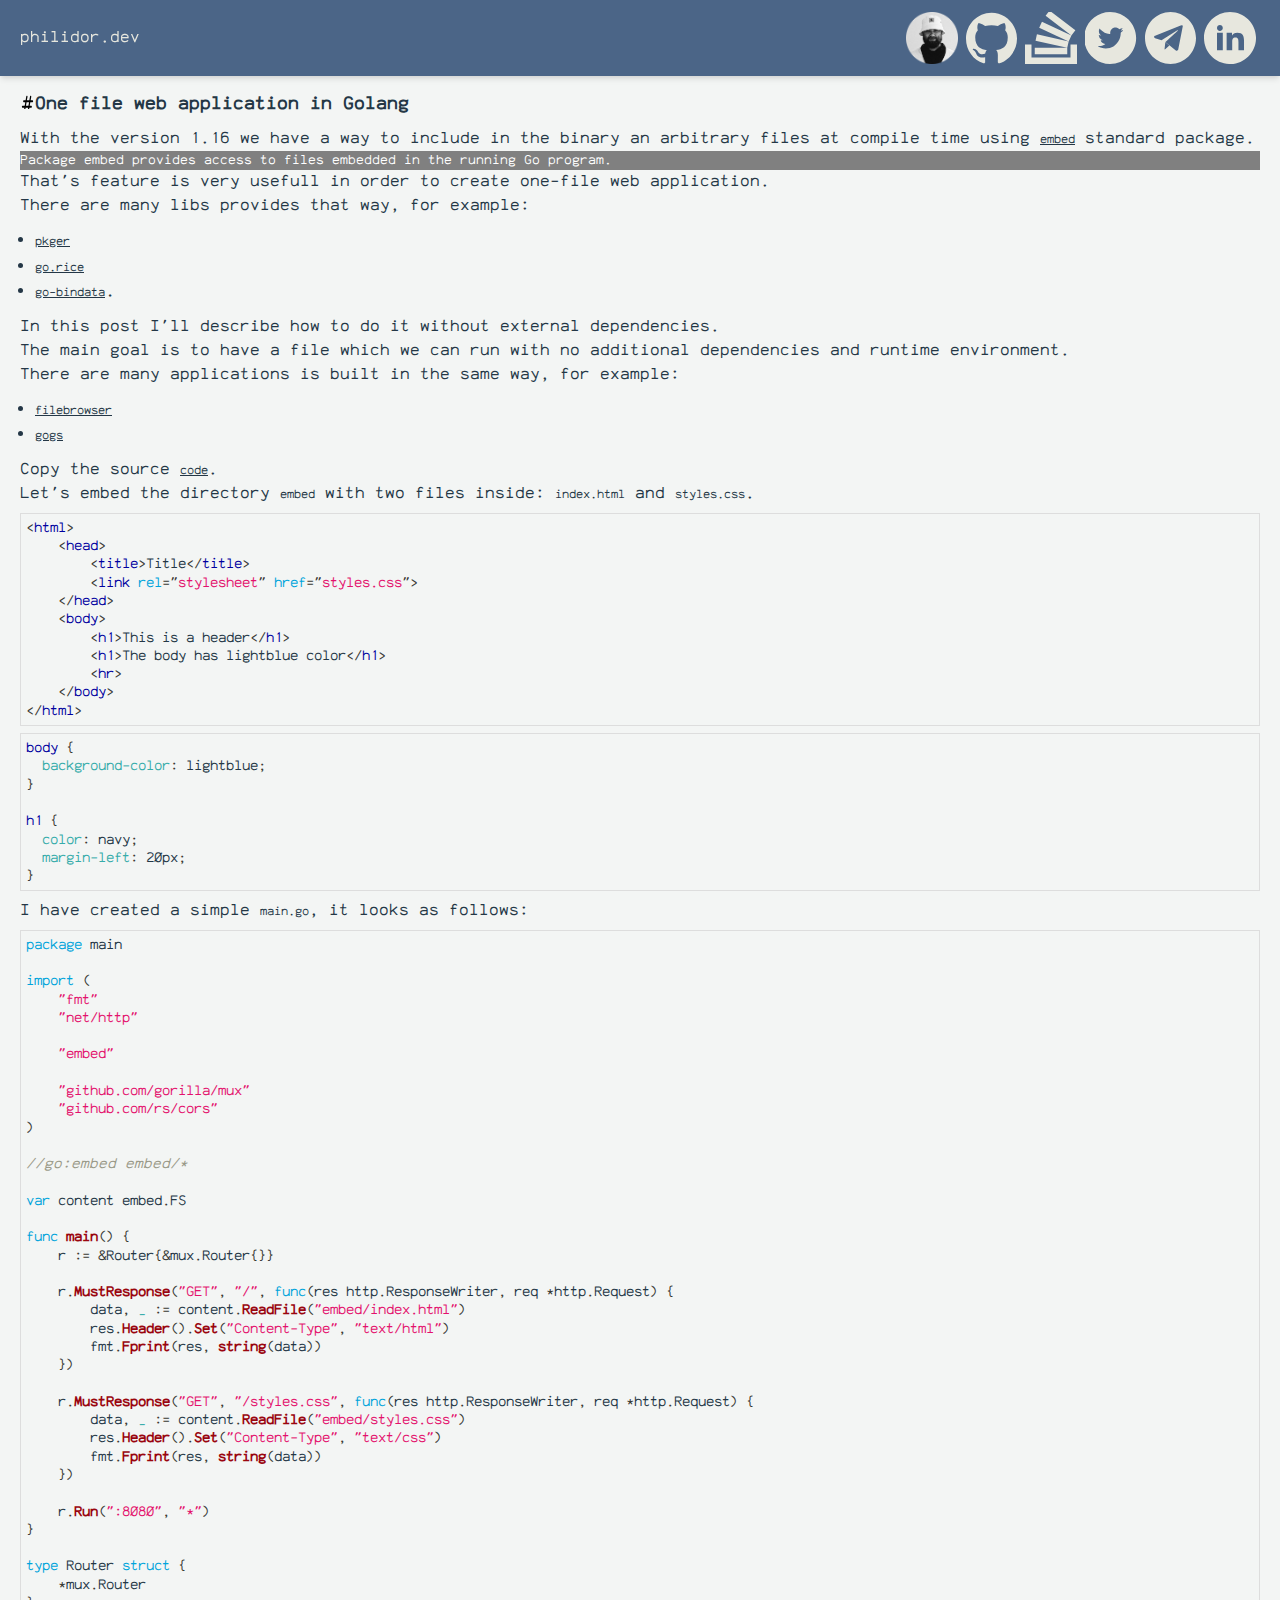
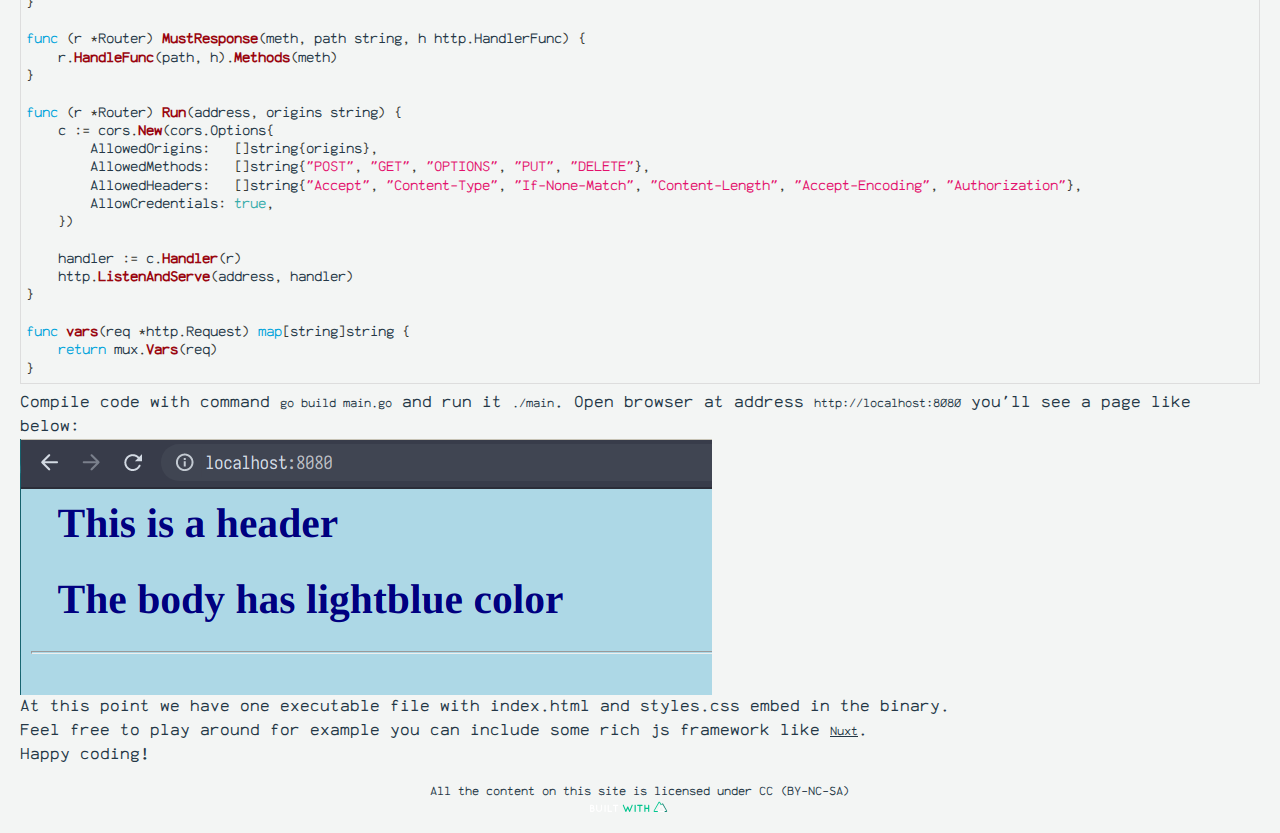
<file: blog/go-embed-usecase/index.html>
<!doctype html>
<html data-n-head-ssr>
  <head>
    <title>One file web application in Golang</title><meta data-n-head="ssr" charset="utf-8"><meta data-n-head="ssr" name="viewport" content="width=device-width,initial-scale=1"><meta data-n-head="ssr" name="theme-color" content="#4B6587"><meta data-n-head="ssr" property="og:title" content="One file web application in Golang"><meta data-n-head="ssr" property="og:description" content="A little tutorial how to create one file web application in Golang."><meta data-n-head="ssr" property="og:image" content="https://philidor.dev/image.jpg"><link data-n-head="ssr" rel="apple-touch-icon" sizes="180x180" href="/apple-touch-icon.png"><link data-n-head="ssr" rel="icon" type="image/png" sizes="32x32" href="/favicon-32x32.png"><link data-n-head="ssr" rel="icon" type="image/png" sizes="16x16" href="/favicon-16x16.png"><link data-n-head="ssr" rel="manifest" href="/site.webmanifest"><link data-n-head="ssr" rel="icon" type="image/x-icon" href="/favicon.ico"><link rel="preload" href="/_nuxt/40c199b.js" as="script"><link rel="preload" href="/_nuxt/339e023.js" as="script"><link rel="preload" href="/_nuxt/css/d194fe5.css" as="style"><link rel="preload" href="/_nuxt/b820847.js" as="script"><link rel="preload" href="/_nuxt/css/c2d66e2.css" as="style"><link rel="preload" href="/_nuxt/7a757dd.js" as="script"><link rel="preload" href="/_nuxt/css/449ff54.css" as="style"><link rel="preload" href="/_nuxt/99f074f.js" as="script"><link rel="stylesheet" href="/_nuxt/css/d194fe5.css"><link rel="stylesheet" href="/_nuxt/css/c2d66e2.css"><link rel="stylesheet" href="/_nuxt/css/449ff54.css"><link rel="preload" href="/_nuxt/static/1670571071/blog/go-embed-usecase/state.js" as="script"><link rel="preload" href="/_nuxt/static/1670571071/blog/go-embed-usecase/payload.js" as="script"><link rel="preload" href="/_nuxt/static/1670571071/manifest.js" as="script">
  </head>
  <body>
    <script data-n-head="ssr" data-hid="nuxt-color-mode-script" data-pbody="true">!function(){"use strict";var t=window,e=document,s=e.documentElement,a=["dark","light"],o=window.localStorage.getItem("nuxt-color-mode")||"system",c="system"===o?n():o,e=e.body.getAttribute("data-color-mode-forced");function r(e){e+="-mode";s.classList?s.classList.add(e):s.className+=" "+e}function l(e){return t.matchMedia("(prefers-color-scheme"+e+")")}function n(){if(t.matchMedia&&"not all"!==l("").media)for(var e of a)if(l(":"+e).matches)return e;return"light"}r(c=e?e:c),t.__NUXT_COLOR_MODE__={preference:o,value:c,getColorScheme:n,addClass:r,removeClass:function(e){e+="-mode";s.classList?s.classList.remove(e):s.className=s.className.replace(new RegExp(e,"g"),"")}}}()</script><div data-server-rendered="true" id="__nuxt"><!----><div id="__layout"><div class="pt-10 pt-15 sm:pt-20 lg:pt-20 md:pt-20 xl:pt-20"><div class="flex flex-col w-full"><div class="top-0 fixed w-full z-10 bg-header shadow-md"><div class="container mx-auto px-5"><div class="flex items-center py-2"><div class="w-1/2 text-white"><a href="/" class="nuxt-link-active">philidor.dev</a></div><div class="flex flex-row justify-end w-1/2"><div class="m-1 w-1/12"><a target="_blank" title="Hello!" href="#"><img src="/_nuxt/img/avatar.e680aeb.png" class="object-contain h-15 w-20"></a></div><div class="m-1 w-1/12"><a target="_blank" href="https://github.com/philidor-green"><img src="/_nuxt/img/github.c245266.svg" class="object-contain h-15 w-20"></a></div><div class="m-1 w-1/12"><a target="_blank" href="https://stackoverflow.com/users/2057388/%D0%97%D0%B5%D0%BB%D1%91%D0%BD%D1%8B%D0%B9?tab=profile"><img src="[data-uri]" class="object-contain h-15 w-20"></a></div><div class="m-1 w-1/12"><a target="_blank" href="https://twitter.com/shindu666"><img src="/_nuxt/img/twitter.8e3028d.svg" class="object-contain h-15 w-20"></a></div><div class="m-1 w-1/12"><a target="_blank" href="https://t.me/philidor_green"><img src="[data-uri]"></a></div><div class="m-1 w-1/12"><a target="_blank" href="https://www.linkedin.com/in/roman-kiselenko-583534201/"><img src="[data-uri]" class="object-contain h-15 w-20"></a></div></div></div></div></div><div class="container mx-auto px-5"><article class="container"><div class="nuxt-content"><h1 id="one-file-web-application-in-golang"><a href="#one-file-web-application-in-golang" aria-hidden="true" tabindex="-1"><span class="icon icon-link"></span></a>One file web application in Golang</h1>
<p>With the version 1.16 we have a way to include in the binary an arbitrary files at compile time using <a href="https://golang.org/pkg/embed/" rel="nofollow noopener noreferrer" target="_blank"><code>embed</code></a> standard package.</p>
<blockquote>
<p>Package embed provides access to files embedded in the running Go program.</p>
</blockquote>
<p>That's feature is very usefull in order to create one-file web application.</p>
<p>There are many libs provides that way, for example:</p>
<ul>
<li><a href="https://github.com/markbates/pkger" rel="nofollow noopener noreferrer" target="_blank"><code>pkger</code></a></li>
<li><a href="https://github.com/GeertJohan/go.rice" rel="nofollow noopener noreferrer" target="_blank"><code>go.rice</code></a></li>
<li><a href="https://github.com/jteeuwen/go-bindata" rel="nofollow noopener noreferrer" target="_blank"><code>go-bindata</code></a>.</li>
</ul>
<p>In this post I'll describe how to do it without external dependencies.</p>
<p>The main goal is to have a file which we can run with no additional dependencies and runtime environment.</p>
<p>There are many applications is built in the same way, for example:</p>
<ul>
<li><a href="https://github.com/filebrowser/filebrowser" rel="nofollow noopener noreferrer" target="_blank"><code>filebrowser</code></a></li>
<li><a href="https://github.com/gogs/gogs" rel="nofollow noopener noreferrer" target="_blank"><code>gogs</code></a></li>
</ul>
<p>Copy the source <a href="https://github.com/philidor-green/go-embed-example" rel="nofollow noopener noreferrer" target="_blank"><code>code</code></a>.</p>
<p>Let's embed the directory <code>embed</code> with two files inside: <code>index.html</code> and <code>styles.css</code>.</p>
<div class="nuxt-content-highlight"><pre class="line-numbers language-html"><code><span class="token tag"><span class="token tag"><span class="token punctuation">&lt;</span>html</span><span class="token punctuation">></span></span>
    <span class="token tag"><span class="token tag"><span class="token punctuation">&lt;</span>head</span><span class="token punctuation">></span></span>
        <span class="token tag"><span class="token tag"><span class="token punctuation">&lt;</span>title</span><span class="token punctuation">></span></span>Title<span class="token tag"><span class="token tag"><span class="token punctuation">&lt;/</span>title</span><span class="token punctuation">></span></span>
        <span class="token tag"><span class="token tag"><span class="token punctuation">&lt;</span>link</span> <span class="token attr-name">rel</span><span class="token attr-value"><span class="token punctuation attr-equals">=</span><span class="token punctuation">"</span>stylesheet<span class="token punctuation">"</span></span> <span class="token attr-name">href</span><span class="token attr-value"><span class="token punctuation attr-equals">=</span><span class="token punctuation">"</span>styles.css<span class="token punctuation">"</span></span><span class="token punctuation">></span></span>
    <span class="token tag"><span class="token tag"><span class="token punctuation">&lt;/</span>head</span><span class="token punctuation">></span></span>
    <span class="token tag"><span class="token tag"><span class="token punctuation">&lt;</span>body</span><span class="token punctuation">></span></span>
        <span class="token tag"><span class="token tag"><span class="token punctuation">&lt;</span>h1</span><span class="token punctuation">></span></span>This is a header<span class="token tag"><span class="token tag"><span class="token punctuation">&lt;/</span>h1</span><span class="token punctuation">></span></span>
        <span class="token tag"><span class="token tag"><span class="token punctuation">&lt;</span>h1</span><span class="token punctuation">></span></span>The body has lightblue color<span class="token tag"><span class="token tag"><span class="token punctuation">&lt;/</span>h1</span><span class="token punctuation">></span></span>
        <span class="token tag"><span class="token tag"><span class="token punctuation">&lt;</span>hr</span><span class="token punctuation">></span></span>
    <span class="token tag"><span class="token tag"><span class="token punctuation">&lt;/</span>body</span><span class="token punctuation">></span></span>
<span class="token tag"><span class="token tag"><span class="token punctuation">&lt;/</span>html</span><span class="token punctuation">></span></span>
</code></pre></div>
<div class="nuxt-content-highlight"><pre class="line-numbers language-css"><code><span class="token selector">body</span> <span class="token punctuation">{</span>
  <span class="token property">background-color</span><span class="token punctuation">:</span> <span class="token color">lightblue</span><span class="token punctuation">;</span>
<span class="token punctuation">}</span>

<span class="token selector">h1</span> <span class="token punctuation">{</span>
  <span class="token property">color</span><span class="token punctuation">:</span> <span class="token color">navy</span><span class="token punctuation">;</span>
  <span class="token property">margin-left</span><span class="token punctuation">:</span> <span class="token number">20</span><span class="token unit">px</span><span class="token punctuation">;</span>
<span class="token punctuation">}</span>
</code></pre></div>
<p>I have created a simple <code>main.go</code>, it looks as follows:</p>
<div class="nuxt-content-highlight"><pre class="line-numbers language-go"><code><span class="token keyword">package</span> main

<span class="token keyword">import</span> <span class="token punctuation">(</span>
    <span class="token string">"fmt"</span>
    <span class="token string">"net/http"</span>

    <span class="token string">"embed"</span>

    <span class="token string">"github.com/gorilla/mux"</span>
    <span class="token string">"github.com/rs/cors"</span>
<span class="token punctuation">)</span>

<span class="token comment">//go:embed embed/*</span>

<span class="token keyword">var</span> content embed<span class="token punctuation">.</span>FS

<span class="token keyword">func</span> <span class="token function">main</span><span class="token punctuation">(</span><span class="token punctuation">)</span> <span class="token punctuation">{</span>
    r <span class="token operator">:=</span> <span class="token operator">&</span>Router<span class="token punctuation">{</span><span class="token operator">&</span>mux<span class="token punctuation">.</span>Router<span class="token punctuation">{</span><span class="token punctuation">}</span><span class="token punctuation">}</span>

    r<span class="token punctuation">.</span><span class="token function">MustResponse</span><span class="token punctuation">(</span><span class="token string">"GET"</span><span class="token punctuation">,</span> <span class="token string">"/"</span><span class="token punctuation">,</span> <span class="token keyword">func</span><span class="token punctuation">(</span>res http<span class="token punctuation">.</span>ResponseWriter<span class="token punctuation">,</span> req <span class="token operator">*</span>http<span class="token punctuation">.</span>Request<span class="token punctuation">)</span> <span class="token punctuation">{</span>
        data<span class="token punctuation">,</span> <span class="token boolean">_</span> <span class="token operator">:=</span> content<span class="token punctuation">.</span><span class="token function">ReadFile</span><span class="token punctuation">(</span><span class="token string">"embed/index.html"</span><span class="token punctuation">)</span>
        res<span class="token punctuation">.</span><span class="token function">Header</span><span class="token punctuation">(</span><span class="token punctuation">)</span><span class="token punctuation">.</span><span class="token function">Set</span><span class="token punctuation">(</span><span class="token string">"Content-Type"</span><span class="token punctuation">,</span> <span class="token string">"text/html"</span><span class="token punctuation">)</span>
        fmt<span class="token punctuation">.</span><span class="token function">Fprint</span><span class="token punctuation">(</span>res<span class="token punctuation">,</span> <span class="token function">string</span><span class="token punctuation">(</span>data<span class="token punctuation">)</span><span class="token punctuation">)</span>
    <span class="token punctuation">}</span><span class="token punctuation">)</span>

    r<span class="token punctuation">.</span><span class="token function">MustResponse</span><span class="token punctuation">(</span><span class="token string">"GET"</span><span class="token punctuation">,</span> <span class="token string">"/styles.css"</span><span class="token punctuation">,</span> <span class="token keyword">func</span><span class="token punctuation">(</span>res http<span class="token punctuation">.</span>ResponseWriter<span class="token punctuation">,</span> req <span class="token operator">*</span>http<span class="token punctuation">.</span>Request<span class="token punctuation">)</span> <span class="token punctuation">{</span>
        data<span class="token punctuation">,</span> <span class="token boolean">_</span> <span class="token operator">:=</span> content<span class="token punctuation">.</span><span class="token function">ReadFile</span><span class="token punctuation">(</span><span class="token string">"embed/styles.css"</span><span class="token punctuation">)</span>
        res<span class="token punctuation">.</span><span class="token function">Header</span><span class="token punctuation">(</span><span class="token punctuation">)</span><span class="token punctuation">.</span><span class="token function">Set</span><span class="token punctuation">(</span><span class="token string">"Content-Type"</span><span class="token punctuation">,</span> <span class="token string">"text/css"</span><span class="token punctuation">)</span>
        fmt<span class="token punctuation">.</span><span class="token function">Fprint</span><span class="token punctuation">(</span>res<span class="token punctuation">,</span> <span class="token function">string</span><span class="token punctuation">(</span>data<span class="token punctuation">)</span><span class="token punctuation">)</span>
    <span class="token punctuation">}</span><span class="token punctuation">)</span>

    r<span class="token punctuation">.</span><span class="token function">Run</span><span class="token punctuation">(</span><span class="token string">":8080"</span><span class="token punctuation">,</span> <span class="token string">"*"</span><span class="token punctuation">)</span>
<span class="token punctuation">}</span>

<span class="token keyword">type</span> Router <span class="token keyword">struct</span> <span class="token punctuation">{</span>
    <span class="token operator">*</span>mux<span class="token punctuation">.</span>Router
<span class="token punctuation">}</span>

<span class="token keyword">func</span> <span class="token punctuation">(</span>r <span class="token operator">*</span>Router<span class="token punctuation">)</span> <span class="token function">MustResponse</span><span class="token punctuation">(</span>meth<span class="token punctuation">,</span> path <span class="token builtin">string</span><span class="token punctuation">,</span> h http<span class="token punctuation">.</span>HandlerFunc<span class="token punctuation">)</span> <span class="token punctuation">{</span>
    r<span class="token punctuation">.</span><span class="token function">HandleFunc</span><span class="token punctuation">(</span>path<span class="token punctuation">,</span> h<span class="token punctuation">)</span><span class="token punctuation">.</span><span class="token function">Methods</span><span class="token punctuation">(</span>meth<span class="token punctuation">)</span>
<span class="token punctuation">}</span>

<span class="token keyword">func</span> <span class="token punctuation">(</span>r <span class="token operator">*</span>Router<span class="token punctuation">)</span> <span class="token function">Run</span><span class="token punctuation">(</span>address<span class="token punctuation">,</span> origins <span class="token builtin">string</span><span class="token punctuation">)</span> <span class="token punctuation">{</span>
    c <span class="token operator">:=</span> cors<span class="token punctuation">.</span><span class="token function">New</span><span class="token punctuation">(</span>cors<span class="token punctuation">.</span>Options<span class="token punctuation">{</span>
        AllowedOrigins<span class="token punctuation">:</span>   <span class="token punctuation">[</span><span class="token punctuation">]</span><span class="token builtin">string</span><span class="token punctuation">{</span>origins<span class="token punctuation">}</span><span class="token punctuation">,</span>
        AllowedMethods<span class="token punctuation">:</span>   <span class="token punctuation">[</span><span class="token punctuation">]</span><span class="token builtin">string</span><span class="token punctuation">{</span><span class="token string">"POST"</span><span class="token punctuation">,</span> <span class="token string">"GET"</span><span class="token punctuation">,</span> <span class="token string">"OPTIONS"</span><span class="token punctuation">,</span> <span class="token string">"PUT"</span><span class="token punctuation">,</span> <span class="token string">"DELETE"</span><span class="token punctuation">}</span><span class="token punctuation">,</span>
        AllowedHeaders<span class="token punctuation">:</span>   <span class="token punctuation">[</span><span class="token punctuation">]</span><span class="token builtin">string</span><span class="token punctuation">{</span><span class="token string">"Accept"</span><span class="token punctuation">,</span> <span class="token string">"Content-Type"</span><span class="token punctuation">,</span> <span class="token string">"If-None-Match"</span><span class="token punctuation">,</span> <span class="token string">"Content-Length"</span><span class="token punctuation">,</span> <span class="token string">"Accept-Encoding"</span><span class="token punctuation">,</span> <span class="token string">"Authorization"</span><span class="token punctuation">}</span><span class="token punctuation">,</span>
        AllowCredentials<span class="token punctuation">:</span> <span class="token boolean">true</span><span class="token punctuation">,</span>
    <span class="token punctuation">}</span><span class="token punctuation">)</span>

    handler <span class="token operator">:=</span> c<span class="token punctuation">.</span><span class="token function">Handler</span><span class="token punctuation">(</span>r<span class="token punctuation">)</span>
    http<span class="token punctuation">.</span><span class="token function">ListenAndServe</span><span class="token punctuation">(</span>address<span class="token punctuation">,</span> handler<span class="token punctuation">)</span>
<span class="token punctuation">}</span>

<span class="token keyword">func</span> <span class="token function">vars</span><span class="token punctuation">(</span>req <span class="token operator">*</span>http<span class="token punctuation">.</span>Request<span class="token punctuation">)</span> <span class="token keyword">map</span><span class="token punctuation">[</span><span class="token builtin">string</span><span class="token punctuation">]</span><span class="token builtin">string</span> <span class="token punctuation">{</span>
    <span class="token keyword">return</span> mux<span class="token punctuation">.</span><span class="token function">Vars</span><span class="token punctuation">(</span>req<span class="token punctuation">)</span>
<span class="token punctuation">}</span>
</code></pre></div>
<p>Compile code with command <code>go build main.go</code> and run it <code>./main</code>. Open browser at address <code>http://localhost:8080</code> you'll see a page like below:</p>
<p><img alt="" src="/posts/embed-page-example.png"></p>
<p>At this point we have one executable file with index.html and styles.css embed in the binary.</p>
<p>Feel free to play around for example you can include some rich js framework like <a href="https://nuxtjs.org/" rel="nofollow noopener noreferrer" target="_blank"><code>Nuxt</code></a>.</p>
<p>Happy coding!</p></div><!----><ul class="list-disc text-xs text-lightslategray-200"></ul></article><div class="flex flex-col items-center py-4 text-xs text-lightslategray-400"><div class="flex"><a target="_blank" href="https://creativecommons.org/licenses/by-nc-sa/4.0/">All the content on this site is licensed under  CC (BY-NC-SA)</a></div><div class="flex"><a target="_blank" href="https://content.nuxtjs.org/"><svg xmlns="http://www.w3.org/2000/svg" width="100" viewBox="0 0 1360 200" class="h-4 dark-img"><g fill="none" fill-rule="evenodd"><path d="M752.09356 137.76c-1.4858 1.49334-3.2966 2.24-5.43244 2.24-2.13584 0-3.94663-.74666-5.43243-2.24-1.4858-1.49334-2.22869-3.31332-2.22869-5.46V49.7c0-2.14668.74289-3.96666 2.22869-5.46 1.4858-1.49334 3.2966-2.24 5.43243-2.24 2.13584 0 3.96985.74666 5.50208 2.24 1.53223 1.49334 2.29834 3.31332 2.29834 5.46v33.6h36.07692V49.7c0-2.14668.7429-3.96666 2.2287-5.46 1.4858-1.49334 3.29659-2.24 5.43242-2.24 2.13584 0 3.96985.74666 5.50208 2.24C805.2339 45.73334 806 47.55332 806 49.7v82.6c0 2.14668-.7661 3.96666-2.29834 5.46-1.53223 1.49334-3.36624 2.24-5.50208 2.24-2.13583 0-3.94663-.74666-5.43243-2.24-1.4858-1.49334-2.22869-3.31332-2.22869-5.46V98.7h-36.07692v33.6c0 2.14668-.78932 3.96666-2.36798 5.46zM713.76536 44.24C715.25513 45.73334 716 47.55332 716 49.7s-.76815 3.99-2.30447 5.53-3.32867 2.31-5.3771 2.31h-22.2067v74.76c0 2.14668-.74487 3.96666-2.23463 5.46-1.48977 1.49334-3.3054 2.24-5.44693 2.24-2.14154 0-3.95716-.74666-5.44693-2.24-1.48977-1.49334-2.23464-3.31332-2.23464-5.46V57.54h-22.06704c-2.14153 0-3.95716-.77-5.44692-2.31C641.74487 53.69 641 51.84668 641 49.7c0-2.14668.74487-3.96666 2.23464-5.46 1.48976-1.49334 3.30539-2.24 5.44692-2.24h59.63688c2.14153 0 3.95716.74666 5.44692 2.24zM606 49.7c0-2.14668.76876-3.96666 2.3063-5.46 1.53755-1.49334 3.4114-2.24 5.62163-2.24 2.21022 0 4.1081.74666 5.6937 2.24C621.20721 45.73334 622 47.55332 622 49.7v82.6c0 2.14668-.79278 3.96666-2.37838 5.46s-3.48347 2.24-5.6937 2.24c-2.21021 0-4.08407-.74666-5.62161-2.24C606.76876 136.26666 606 134.44668 606 132.3V49.7zM492.36045 138.59978l-1.1209.84013h-.14011c-.28023 0-.70057.14002-1.26102.42007h-.42034c-.28023.09335-.72392.14002-1.33108.14002s-1.05084-.04667-1.33107-.14002h-.42034c-.56046-.1867-.88738-.30338-.9808-.35006-.0934-.04667-.25687-.11668-.49039-.21003-.23352-.09335-.5838-.32671-1.05085-.7001h-.1401c-.37365-.28005-.74728-.6301-1.12091-1.05017-.37364-.42007-.65386-.72344-.84068-.91014v-.14002c-.09341-.09335-.21017-.30338-.35028-.6301-.14012-.32672-.25688-.53675-.35029-.6301l-34.46782-81.63262c-.74727-1.96031-.72392-3.9206.07006-5.8809.79398-1.96032 2.17174-3.31385 4.13333-4.06063 1.86819-.84014 3.8064-.86348 5.8147-.07001 2.0083.79345 3.38606 2.17032 4.13333 4.13063l27.46217 64.83003 18.07459-42.98665c1.30773-3.17384 3.71298-4.76074 7.21582-4.76074 3.50285 0 5.9548 1.5869 7.35594 4.76074l18.07459 42.98665 27.32205-64.83003c.84068-1.9603 2.2418-3.33718 4.2034-4.13063 1.96159-.79347 3.92315-.79347 5.88474 0 1.9616.79345 3.33936 2.19366 4.13334 4.20064.79398 2.007.77063 3.94394-.07006 5.8109l-34.3277 81.63262c-.18682.74679-.70056 1.49356-1.54125 2.24035 0 .09335-.0467.23337-.14011.42006-.37364.1867-.70056.42007-.9808.70011h-.1401l-1.26102.84013h-.14012c-.0934 0-.18681.02334-.28022.07001-.09341.04668-.42034.16336-.9808.35006h-.28022c-.28023.09335-.72392.14002-1.33108.14002-.60715 0-1.05084-.04667-1.33107-.14002h-.42034c-.56045-.1867-.88738-.30338-.98079-.35006-.0934-.04667-.25687-.09334-.4904-.14002-.23352-.04667-.5838-.30337-1.05084-.77012h-.14012c-.84068-.56009-1.44783-1.21351-1.82147-1.9603-.37363-.1867-.65386-.65343-.84068-1.40022l-18.35481-43.4067-18.35482 43.4067c-.0934.28005-.28022.7001-.56045 1.2602l-.98079.98015c0 .09335-.0467.23337-.14011.42006-.18682.09335-.46704.32672-.84068.70011h-.28023z" fill="#00C48D" fill-rule="nonzero"></path> <path d="M383.76536 44.24C385.25513 45.73334 386 47.55332 386 49.7s-.76815 3.99-2.30447 5.53-3.32867 2.31-5.3771 2.31h-22.2067v74.76c0 2.14668-.74487 3.96666-2.23464 5.46-1.48976 1.49334-3.30539 2.24-5.44692 2.24-2.14154 0-3.95716-.74666-5.44693-2.24-1.48977-1.49334-2.23464-3.31332-2.23464-5.46V57.54h-22.06704c-2.14153 0-3.95716-.77-5.44692-2.31C311.74487 53.69 311 51.84668 311 49.7c0-2.14668.74487-3.96666 2.23464-5.46 1.48976-1.49334 3.30539-2.24 5.44692-2.24h59.63688c2.14153 0 3.95716.74666 5.44692 2.24zM247.67735 140c-2.14037 0-3.955-.74666-5.44394-2.24C240.74446 136.26666 240 134.44668 240 132.3V49.7c0-2.14668.74446-3.96666 2.23341-5.46s3.30357-2.24 5.44394-2.24c2.14036 0 3.97825.74666 5.51373 2.24 1.53547 1.49334 2.3032 3.31332 2.3032 5.46v74.76h37.82837c2.0473 0 3.83867.77 5.37415 2.31 1.53547 1.54 2.3032 3.35999 2.3032 5.46s-.76773 3.92-2.3032 5.46c-1.53548 1.54-3.32684 2.31-5.37415 2.31h-45.6453zM197 49.7c0-2.14668.76876-3.96666 2.3063-5.46 1.53755-1.49334 3.4114-2.24 5.62163-2.24 2.21022 0 4.1081.74666 5.6937 2.24C212.2072 45.73334 213 47.55332 213 49.7v82.6c0 2.14668-.79279 3.96666-2.37838 5.46-1.5856 1.49334-3.48347 2.24-5.6937 2.24-2.21021 0-4.08407-.74666-5.62161-2.24C197.76876 136.26666 197 134.44668 197 132.3V49.7zM164 98.54c0 11.10672-3.9472 20.62663-11.8417 28.56-7.8945 7.93337-17.44717 11.9-28.6583 11.9s-20.7638-3.9433-28.6583-11.83C86.9472 119.2833 83 109.74006 83 98.54V48.7c0-2.14668.7474-3.96666 2.24221-5.46 1.49482-1.49334 3.3166-2.24 5.4654-2.24 2.1488 0 3.99394.74666 5.53547 2.24 1.54153 1.49334 2.31228 3.31332 2.31228 5.46v49.84c0 6.81337 2.42905 12.66998 7.2872 17.57 4.85816 4.90002 10.74391 7.35 17.65744 7.35 6.91353 0 12.79928-2.42664 17.65744-7.28 4.85815-4.85336 7.2872-10.7333 7.2872-17.64V48.7c0-2.14668.77075-3.96666 2.31228-5.46 1.54153-1.49334 3.38667-2.24 5.53547-2.24s3.97058.74666 5.4654 2.24C163.2526 44.73334 164 46.55332 164 48.7v49.84zM8.26 140l-.14-.14c-.09333 0-.23333.04667-.42.14-2.14668 0-3.96666-.74666-5.46-2.24C.74666 136.26666 0 134.44668 0 132.3V49.7c0-2.14668.74666-3.96666 2.24-5.46C3.73334 42.74666 5.55332 42 7.7 42h19.88c7.37337 0 13.64997 2.58997 18.83 7.77 5.18003 5.18003 7.77 11.0833 7.77 17.71 0 6.6267-1.77332 12.31998-5.32 17.08 4.29335 2.70668 7.72332 6.29998 10.29 10.78 2.56668 4.48002 3.85 9.3333 3.85 14.56 0 8.3067-2.91664 15.39997-8.75 21.28-5.83336 5.88003-12.9033 8.82-21.21 8.82H8.26zm7.28-82.46v22.4h12.04c3.08002 0 5.69332-1.11999 7.84-3.36s3.22-4.89998 3.22-7.98-1.07332-5.69332-3.22-7.84-4.75998-3.22-7.84-3.22H15.54zm0 37.94v28.98h17.5c4.01335-.09333 7.41999-1.53999 10.22-4.34 2.80001-2.80001 4.2-6.20665 4.2-10.22 0-4.01335-1.39999-7.39665-4.2-10.15-2.80001-2.75335-6.20665-4.17667-10.22-4.27h-17.5z" fill="#FFF" fill-rule="nonzero"></path> <g fill-rule="nonzero" transform="translate(865)"><path d="M105.41346 38.55829l-6.33111 11.13597-21.65186-38.0943-66.46753 116.92767h45.00297c0 6.15023 4.90828 11.13597 10.96296 11.13597H10.96296c-3.91631 0-7.5348-2.12357-9.49262-5.5689-1.95783-3.44535-1.95763-7.6899.00052-11.13505L67.9384 6.03198c1.9583-3.44565 5.57756-5.5683 9.49438-5.5683 3.91681 0 7.53608 2.12265 9.49438 5.5683l18.4863 32.52631z" fill="#00C58E"></path> <path d="M153.3947 122.95965l-41.65013-73.2654-6.33111-11.13596-6.33111 11.13597-41.64556 73.26539c-1.95816 3.44515-1.95836 7.6897-.00053 11.13504 1.95783 3.44534 5.57632 5.56891 9.49263 5.56891h76.96c3.91713 0 7.5371-2.12126 9.49605-5.5669 1.95895-3.44564 1.95918-7.69118.00062-11.13705h.00913zm-86.46581 5.56798l38.48457-67.6974 38.47543 67.6974h-76.96z" fill="#FFF"></path> <path d="M183.17284 134.09562c-1.95797 3.44482-5.57616 5.56798-9.4921 5.56798H143.8889c6.05468 0 10.96296-4.98574 10.96296-11.13597h18.80605l-53.36222-93.88085-8.55111 15.04748-6.33111-11.13597 5.39012-9.4795c1.9583-3.44565 5.57757-5.5683 9.49438-5.5683 3.91682 0 7.53609 2.12265 9.49439 5.5683l53.38049 93.88086c1.95834 3.44548 1.95834 7.69049 0 11.13597z" fill="#108775"></path></g></g></svg></a></div></div></div></div></div></div></div><script defer src="/_nuxt/static/1670571071/blog/go-embed-usecase/state.js"></script><script src="/_nuxt/40c199b.js" defer></script><script src="/_nuxt/99f074f.js" defer></script><script src="/_nuxt/339e023.js" defer></script><script src="/_nuxt/b820847.js" defer></script><script src="/_nuxt/7a757dd.js" defer></script>
  </body>
</html>
</file>
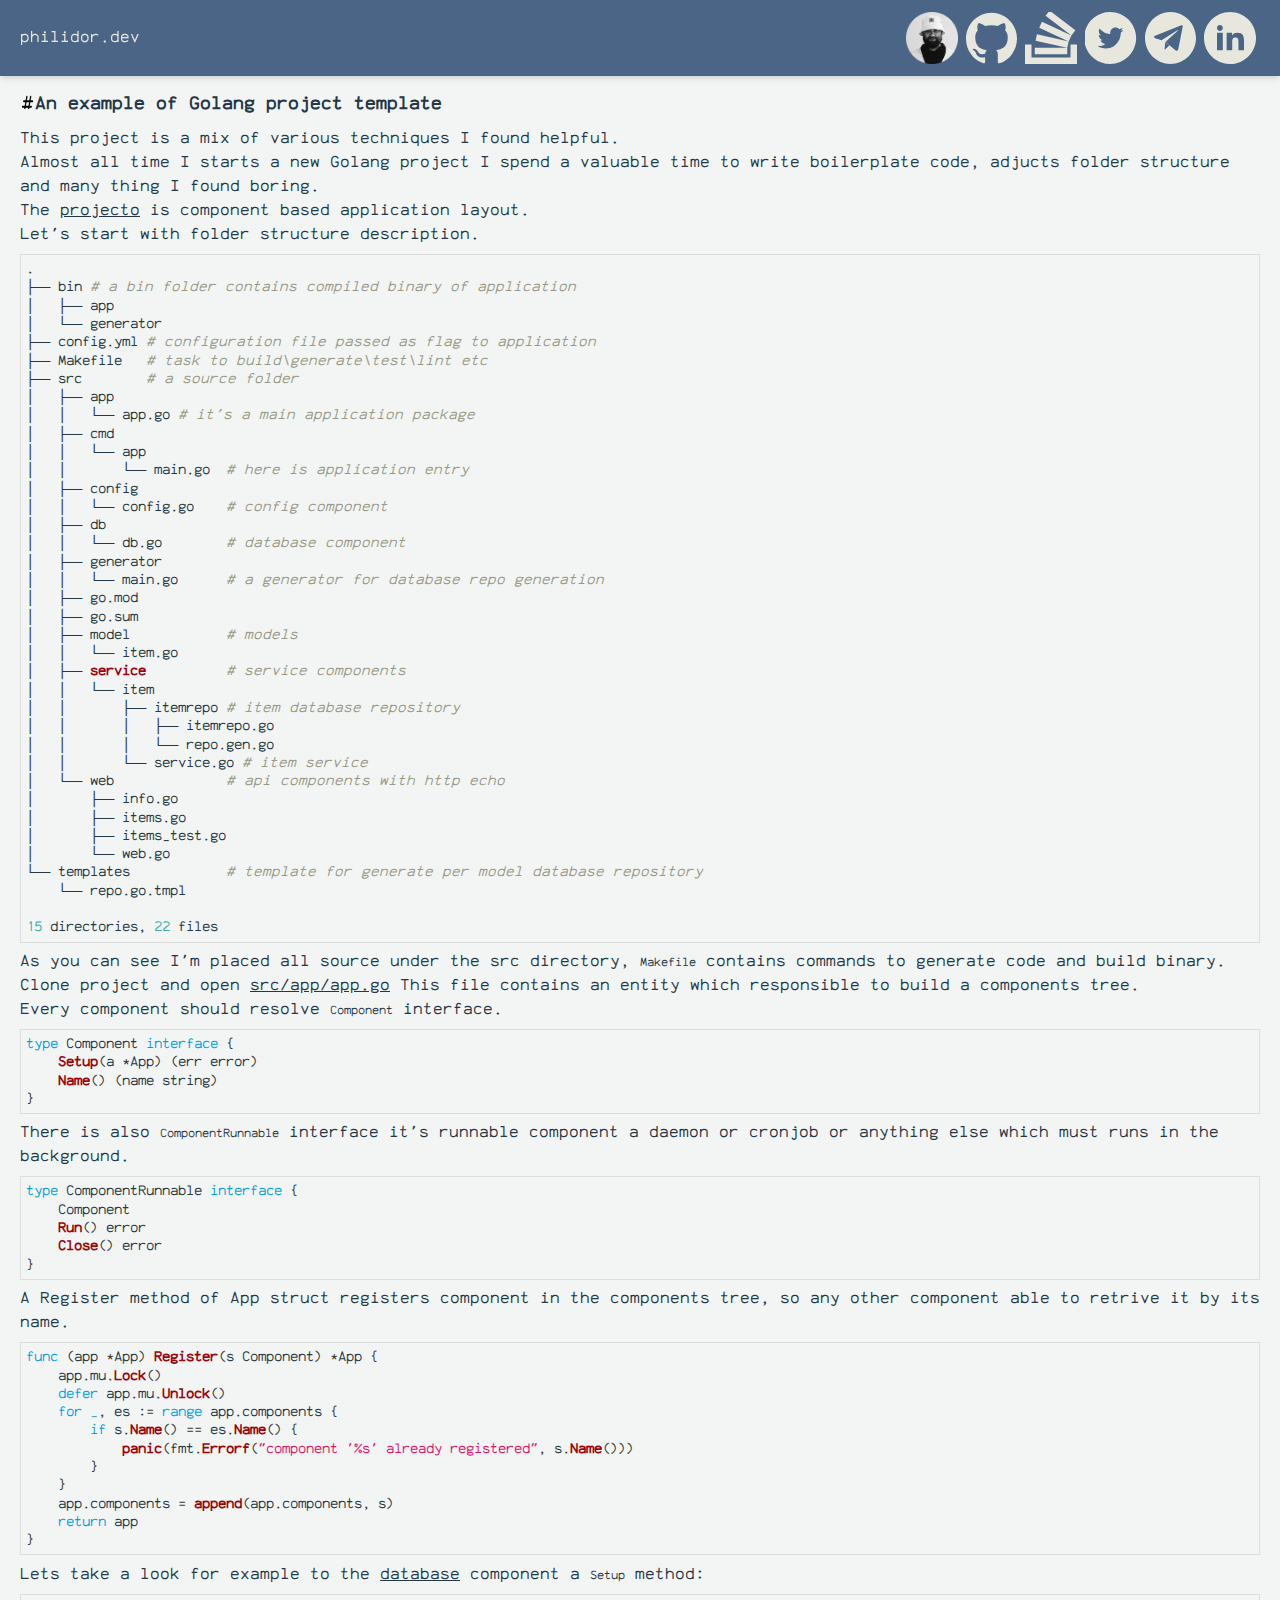
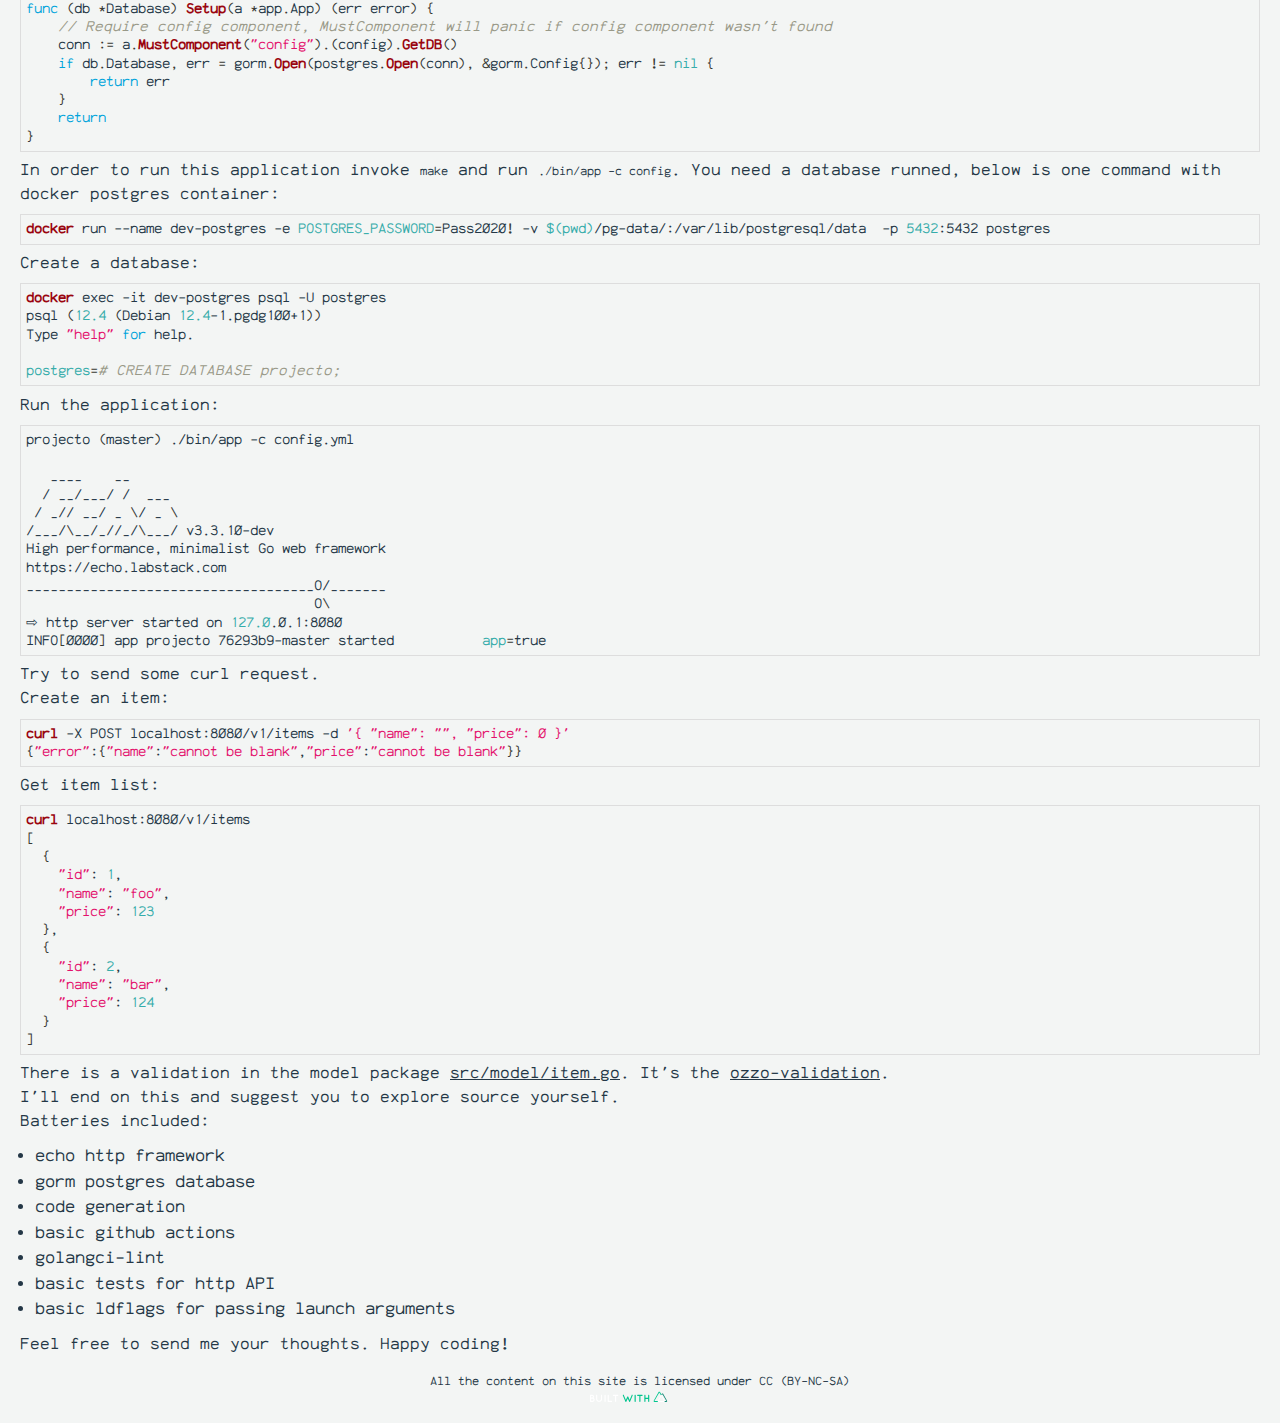
<file: blog/golang-project-template/index.html>
<!doctype html>
<html data-n-head-ssr>
  <head>
    <title>An example of Golang project template</title><meta data-n-head="ssr" charset="utf-8"><meta data-n-head="ssr" name="viewport" content="width=device-width,initial-scale=1"><meta data-n-head="ssr" name="theme-color" content="#4B6587"><meta data-n-head="ssr" property="og:title" content="An example of Golang project template"><meta data-n-head="ssr" property="og:description" content="This is an example of project layout aims to developers who bother to generate boilerplate projects every time they are starting something new."><meta data-n-head="ssr" property="og:image" content="https://philidor.dev/image.jpg"><link data-n-head="ssr" rel="apple-touch-icon" sizes="180x180" href="/apple-touch-icon.png"><link data-n-head="ssr" rel="icon" type="image/png" sizes="32x32" href="/favicon-32x32.png"><link data-n-head="ssr" rel="icon" type="image/png" sizes="16x16" href="/favicon-16x16.png"><link data-n-head="ssr" rel="manifest" href="/site.webmanifest"><link data-n-head="ssr" rel="icon" type="image/x-icon" href="/favicon.ico"><link rel="preload" href="/_nuxt/40c199b.js" as="script"><link rel="preload" href="/_nuxt/339e023.js" as="script"><link rel="preload" href="/_nuxt/css/d194fe5.css" as="style"><link rel="preload" href="/_nuxt/b820847.js" as="script"><link rel="preload" href="/_nuxt/css/c2d66e2.css" as="style"><link rel="preload" href="/_nuxt/7a757dd.js" as="script"><link rel="preload" href="/_nuxt/css/449ff54.css" as="style"><link rel="preload" href="/_nuxt/99f074f.js" as="script"><link rel="stylesheet" href="/_nuxt/css/d194fe5.css"><link rel="stylesheet" href="/_nuxt/css/c2d66e2.css"><link rel="stylesheet" href="/_nuxt/css/449ff54.css"><link rel="preload" href="/_nuxt/static/1670571071/blog/golang-project-template/state.js" as="script"><link rel="preload" href="/_nuxt/static/1670571071/blog/golang-project-template/payload.js" as="script"><link rel="preload" href="/_nuxt/static/1670571071/manifest.js" as="script">
  </head>
  <body>
    <script data-n-head="ssr" data-hid="nuxt-color-mode-script" data-pbody="true">!function(){"use strict";var t=window,e=document,s=e.documentElement,a=["dark","light"],o=window.localStorage.getItem("nuxt-color-mode")||"system",c="system"===o?n():o,e=e.body.getAttribute("data-color-mode-forced");function r(e){e+="-mode";s.classList?s.classList.add(e):s.className+=" "+e}function l(e){return t.matchMedia("(prefers-color-scheme"+e+")")}function n(){if(t.matchMedia&&"not all"!==l("").media)for(var e of a)if(l(":"+e).matches)return e;return"light"}r(c=e?e:c),t.__NUXT_COLOR_MODE__={preference:o,value:c,getColorScheme:n,addClass:r,removeClass:function(e){e+="-mode";s.classList?s.classList.remove(e):s.className=s.className.replace(new RegExp(e,"g"),"")}}}()</script><div data-server-rendered="true" id="__nuxt"><!----><div id="__layout"><div class="pt-10 pt-15 sm:pt-20 lg:pt-20 md:pt-20 xl:pt-20"><div class="flex flex-col w-full"><div class="top-0 fixed w-full z-10 bg-header shadow-md"><div class="container mx-auto px-5"><div class="flex items-center py-2"><div class="w-1/2 text-white"><a href="/" class="nuxt-link-active">philidor.dev</a></div><div class="flex flex-row justify-end w-1/2"><div class="m-1 w-1/12"><a target="_blank" title="Hello!" href="#"><img src="/_nuxt/img/avatar.e680aeb.png" class="object-contain h-15 w-20"></a></div><div class="m-1 w-1/12"><a target="_blank" href="https://github.com/philidor-green"><img src="/_nuxt/img/github.c245266.svg" class="object-contain h-15 w-20"></a></div><div class="m-1 w-1/12"><a target="_blank" href="https://stackoverflow.com/users/2057388/%D0%97%D0%B5%D0%BB%D1%91%D0%BD%D1%8B%D0%B9?tab=profile"><img src="[data-uri]" class="object-contain h-15 w-20"></a></div><div class="m-1 w-1/12"><a target="_blank" href="https://twitter.com/shindu666"><img src="/_nuxt/img/twitter.8e3028d.svg" class="object-contain h-15 w-20"></a></div><div class="m-1 w-1/12"><a target="_blank" href="https://t.me/philidor_green"><img src="[data-uri]"></a></div><div class="m-1 w-1/12"><a target="_blank" href="https://www.linkedin.com/in/roman-kiselenko-583534201/"><img src="[data-uri]" class="object-contain h-15 w-20"></a></div></div></div></div></div><div class="container mx-auto px-5"><article class="container"><div class="nuxt-content"><h1 id="an-example-of-golang-project-template"><a href="#an-example-of-golang-project-template" aria-hidden="true" tabindex="-1"><span class="icon icon-link"></span></a>An example of Golang project template</h1>
<p>This project is a mix of various techniques I found helpful.</p>
<p>Almost all time I starts a new Golang project I spend a valuable time to write boilerplate code, adjucts folder structure and many thing I found boring.</p>
<p>The <a href="https://github.com/philidor-green/projecto" rel="nofollow noopener noreferrer" target="_blank">projecto</a> is component based application layout.</p>
<p>Let's start with folder structure description.</p>
<div class="nuxt-content-highlight"><pre class="line-numbers language-shell"><code><span class="token builtin class-name">.</span>
├── bin <span class="token comment"># a bin folder contains compiled binary of application</span>
│   ├── app
│   └── generator
├── config.yml <span class="token comment"># configuration file passed as flag to application</span>
├── Makefile   <span class="token comment"># task to build\generate\test\lint etc</span>
├── src        <span class="token comment"># a source folder</span>
│   ├── app
│   │   └── app.go <span class="token comment"># it's a main application package </span>
│   ├── cmd        
│   │   └── app
│   │       └── main.go  <span class="token comment"># here is application entry</span>
│   ├── config
│   │   └── config.go    <span class="token comment"># config component</span>
│   ├── db
│   │   └── db.go        <span class="token comment"># database component</span>
│   ├── generator
│   │   └── main.go      <span class="token comment"># a generator for database repo generation</span>
│   ├── go.mod
│   ├── go.sum
│   ├── model            <span class="token comment"># models</span>
│   │   └── item.go
│   ├── <span class="token function">service</span>          <span class="token comment"># service components</span>
│   │   └── item
│   │       ├── itemrepo <span class="token comment"># item database repository</span>
│   │       │   ├── itemrepo.go
│   │       │   └── repo.gen.go
│   │       └── service.go <span class="token comment"># item service</span>
│   └── web              <span class="token comment"># api components with http echo         </span>
│       ├── info.go
│       ├── items.go
│       ├── items_test.go
│       └── web.go
└── templates            <span class="token comment"># template for generate per model database repository</span>
    └── repo.go.tmpl

<span class="token number">15</span> directories, <span class="token number">22</span> files
</code></pre></div>
<p>As you can see I'm placed all source under the src directory,
<code>Makefile</code> contains commands to generate code and build binary.</p>
<p>Clone project and open <a href="https://github.com/philidor-green/projecto/blob/master/src/app/app.go" rel="nofollow noopener noreferrer" target="_blank">src/app/app.go</a>
This file contains an entity which responsible to build a components tree.</p>
<p>Every component should resolve <code>Component</code> interface.</p>
<div class="nuxt-content-highlight"><pre class="line-numbers language-go"><code><span class="token keyword">type</span> Component <span class="token keyword">interface</span> <span class="token punctuation">{</span>
    <span class="token function">Setup</span><span class="token punctuation">(</span>a <span class="token operator">*</span>App<span class="token punctuation">)</span> <span class="token punctuation">(</span>err <span class="token builtin">error</span><span class="token punctuation">)</span>
    <span class="token function">Name</span><span class="token punctuation">(</span><span class="token punctuation">)</span> <span class="token punctuation">(</span>name <span class="token builtin">string</span><span class="token punctuation">)</span>
<span class="token punctuation">}</span>
</code></pre></div>
<p>There is also <code>ComponentRunnable</code> interface it's runnable component a daemon or cronjob or anything else which must runs in the background.</p>
<div class="nuxt-content-highlight"><pre class="line-numbers language-go"><code><span class="token keyword">type</span> ComponentRunnable <span class="token keyword">interface</span> <span class="token punctuation">{</span>
    Component
    <span class="token function">Run</span><span class="token punctuation">(</span><span class="token punctuation">)</span> <span class="token builtin">error</span>
    <span class="token function">Close</span><span class="token punctuation">(</span><span class="token punctuation">)</span> <span class="token builtin">error</span>
<span class="token punctuation">}</span>
</code></pre></div>
<p>A Register method of App struct registers component in the components tree, so any other component able to retrive it by its name.</p>
<div class="nuxt-content-highlight"><pre class="line-numbers language-go"><code><span class="token keyword">func</span> <span class="token punctuation">(</span>app <span class="token operator">*</span>App<span class="token punctuation">)</span> <span class="token function">Register</span><span class="token punctuation">(</span>s Component<span class="token punctuation">)</span> <span class="token operator">*</span>App <span class="token punctuation">{</span>
    app<span class="token punctuation">.</span>mu<span class="token punctuation">.</span><span class="token function">Lock</span><span class="token punctuation">(</span><span class="token punctuation">)</span>
    <span class="token keyword">defer</span> app<span class="token punctuation">.</span>mu<span class="token punctuation">.</span><span class="token function">Unlock</span><span class="token punctuation">(</span><span class="token punctuation">)</span>
    <span class="token keyword">for</span> <span class="token boolean">_</span><span class="token punctuation">,</span> es <span class="token operator">:=</span> <span class="token keyword">range</span> app<span class="token punctuation">.</span>components <span class="token punctuation">{</span>
        <span class="token keyword">if</span> s<span class="token punctuation">.</span><span class="token function">Name</span><span class="token punctuation">(</span><span class="token punctuation">)</span> <span class="token operator">==</span> es<span class="token punctuation">.</span><span class="token function">Name</span><span class="token punctuation">(</span><span class="token punctuation">)</span> <span class="token punctuation">{</span>
            <span class="token function">panic</span><span class="token punctuation">(</span>fmt<span class="token punctuation">.</span><span class="token function">Errorf</span><span class="token punctuation">(</span><span class="token string">"component '%s' already registered"</span><span class="token punctuation">,</span> s<span class="token punctuation">.</span><span class="token function">Name</span><span class="token punctuation">(</span><span class="token punctuation">)</span><span class="token punctuation">)</span><span class="token punctuation">)</span>
        <span class="token punctuation">}</span>
    <span class="token punctuation">}</span>
    app<span class="token punctuation">.</span>components <span class="token operator">=</span> <span class="token function">append</span><span class="token punctuation">(</span>app<span class="token punctuation">.</span>components<span class="token punctuation">,</span> s<span class="token punctuation">)</span>
    <span class="token keyword">return</span> app
<span class="token punctuation">}</span>
</code></pre></div>
<p>Lets take a look for example to the <a href="https://github.com/philidor-green/projecto/blob/master/src/db/db.go" rel="nofollow noopener noreferrer" target="_blank">database</a> component a <code>Setup</code> method:</p>
<div class="nuxt-content-highlight"><pre class="line-numbers language-go"><code><span class="token keyword">func</span> <span class="token punctuation">(</span>db <span class="token operator">*</span>Database<span class="token punctuation">)</span> <span class="token function">Setup</span><span class="token punctuation">(</span>a <span class="token operator">*</span>app<span class="token punctuation">.</span>App<span class="token punctuation">)</span> <span class="token punctuation">(</span>err <span class="token builtin">error</span><span class="token punctuation">)</span> <span class="token punctuation">{</span>
    <span class="token comment">// Require config component, MustComponent will panic if config component wasn't found </span>
    conn <span class="token operator">:=</span> a<span class="token punctuation">.</span><span class="token function">MustComponent</span><span class="token punctuation">(</span><span class="token string">"config"</span><span class="token punctuation">)</span><span class="token punctuation">.</span><span class="token punctuation">(</span>config<span class="token punctuation">)</span><span class="token punctuation">.</span><span class="token function">GetDB</span><span class="token punctuation">(</span><span class="token punctuation">)</span> 
    <span class="token keyword">if</span> db<span class="token punctuation">.</span>Database<span class="token punctuation">,</span> err <span class="token operator">=</span> gorm<span class="token punctuation">.</span><span class="token function">Open</span><span class="token punctuation">(</span>postgres<span class="token punctuation">.</span><span class="token function">Open</span><span class="token punctuation">(</span>conn<span class="token punctuation">)</span><span class="token punctuation">,</span> <span class="token operator">&</span>gorm<span class="token punctuation">.</span>Config<span class="token punctuation">{</span><span class="token punctuation">}</span><span class="token punctuation">)</span><span class="token punctuation">;</span> err <span class="token operator">!=</span> <span class="token boolean">nil</span> <span class="token punctuation">{</span>
        <span class="token keyword">return</span> err
    <span class="token punctuation">}</span>
    <span class="token keyword">return</span>
<span class="token punctuation">}</span>
</code></pre></div>
<p>In order to run this application invoke <code>make</code> and run <code>./bin/app -c config</code>.
You need a database runned, below is one command with docker postgres container:</p>
<div class="nuxt-content-highlight"><pre class="line-numbers language-shell"><code><span class="token function">docker</span> run <span class="token parameter variable">--name</span> dev-postgres <span class="token parameter variable">-e</span> <span class="token assign-left variable">POSTGRES_PASSWORD</span><span class="token operator">=</span>Pass2020<span class="token operator">!</span> <span class="token parameter variable">-v</span> <span class="token variable"><span class="token variable">$(</span><span class="token builtin class-name">pwd</span><span class="token variable">)</span></span>/pg-data/:/var/lib/postgresql/data  <span class="token parameter variable">-p</span> <span class="token number">5432</span>:5432 postgres
</code></pre></div>
<p>Create a database:</p>
<div class="nuxt-content-highlight"><pre class="line-numbers language-shell"><code><span class="token function">docker</span> <span class="token builtin class-name">exec</span> <span class="token parameter variable">-it</span> dev-postgres psql <span class="token parameter variable">-U</span> postgres
psql <span class="token punctuation">(</span><span class="token number">12.4</span> <span class="token punctuation">(</span>Debian <span class="token number">12.4</span>-1.pgdg100+1<span class="token punctuation">))</span>
Type <span class="token string">"help"</span> <span class="token keyword">for</span> help.

<span class="token assign-left variable">postgres</span><span class="token operator">=</span><span class="token comment"># CREATE DATABASE projecto;</span>
</code></pre></div>
<p>Run the application:</p>
<div class="nuxt-content-highlight"><pre class="line-numbers language-shell"><code>projecto <span class="token punctuation">(</span>master<span class="token punctuation">)</span> ./bin/app <span class="token parameter variable">-c</span> config.yml

   ____    __
  / __/___/ /  ___
 / _// __/ _ <span class="token punctuation">\</span>/ _ <span class="token punctuation">\</span>
/___/<span class="token punctuation">\</span>__/_//_/<span class="token punctuation">\</span>___/ v3.3.10-dev
High performance, minimalist Go web framework
https://echo.labstack.com
____________________________________O/_______
                                    O<span class="token punctuation">\</span>
⇨ http server started on <span class="token number">127.0</span>.0.1:8080
INFO<span class="token punctuation">[</span>0000<span class="token punctuation">]</span> app projecto 76293b9-master started           <span class="token assign-left variable">app</span><span class="token operator">=</span>true
</code></pre></div>
<p>Try to send some curl request.</p>
<p>Create an item:</p>
<div class="nuxt-content-highlight"><pre class="line-numbers language-shell"><code><span class="token function">curl</span> <span class="token parameter variable">-X</span> POST localhost:8080/v1/items <span class="token parameter variable">-d</span> <span class="token string">'{ "name": "", "price": 0 }'</span>
<span class="token punctuation">{</span><span class="token string">"error"</span>:<span class="token punctuation">{</span><span class="token string">"name"</span><span class="token builtin class-name">:</span><span class="token string">"cannot be blank"</span>,<span class="token string">"price"</span><span class="token builtin class-name">:</span><span class="token string">"cannot be blank"</span><span class="token punctuation">}</span><span class="token punctuation">}</span>
</code></pre></div>
<p>Get item list:</p>
<div class="nuxt-content-highlight"><pre class="line-numbers language-shell"><code><span class="token function">curl</span> localhost:8080/v1/items
<span class="token punctuation">[</span>
  <span class="token punctuation">{</span>
    <span class="token string">"id"</span><span class="token builtin class-name">:</span> <span class="token number">1</span>,
    <span class="token string">"name"</span><span class="token builtin class-name">:</span> <span class="token string">"foo"</span>,
    <span class="token string">"price"</span><span class="token builtin class-name">:</span> <span class="token number">123</span>
  <span class="token punctuation">}</span>,
  <span class="token punctuation">{</span>
    <span class="token string">"id"</span><span class="token builtin class-name">:</span> <span class="token number">2</span>,
    <span class="token string">"name"</span><span class="token builtin class-name">:</span> <span class="token string">"bar"</span>,
    <span class="token string">"price"</span><span class="token builtin class-name">:</span> <span class="token number">124</span>
  <span class="token punctuation">}</span>
<span class="token punctuation">]</span>
</code></pre></div>
<p>There is a validation in the model package <a href="https://github.com/philidor-green/projecto/blob/master/src/model/item.go" rel="nofollow noopener noreferrer" target="_blank">src/model/item.go</a>.
It's the <a href="https://github.com/go-ozzo/ozzo-validation" rel="nofollow noopener noreferrer" target="_blank">ozzo-validation</a>.</p>
<p>I'll end on this and suggest you to explore source yourself.</p>
<p>Batteries included:</p>
<ul>
<li>echo http framework</li>
<li>gorm postgres database</li>
<li>code generation</li>
<li>basic github actions</li>
<li>golangci-lint</li>
<li>basic tests for http API</li>
<li>basic ldflags for passing launch arguments</li>
</ul>
<p>Feel free to send me your thoughts. Happy coding!</p></div><!----><ul class="list-disc text-xs text-lightslategray-200"></ul></article><div class="flex flex-col items-center py-4 text-xs text-lightslategray-400"><div class="flex"><a target="_blank" href="https://creativecommons.org/licenses/by-nc-sa/4.0/">All the content on this site is licensed under  CC (BY-NC-SA)</a></div><div class="flex"><a target="_blank" href="https://content.nuxtjs.org/"><svg xmlns="http://www.w3.org/2000/svg" width="100" viewBox="0 0 1360 200" class="h-4 dark-img"><g fill="none" fill-rule="evenodd"><path d="M752.09356 137.76c-1.4858 1.49334-3.2966 2.24-5.43244 2.24-2.13584 0-3.94663-.74666-5.43243-2.24-1.4858-1.49334-2.22869-3.31332-2.22869-5.46V49.7c0-2.14668.74289-3.96666 2.22869-5.46 1.4858-1.49334 3.2966-2.24 5.43243-2.24 2.13584 0 3.96985.74666 5.50208 2.24 1.53223 1.49334 2.29834 3.31332 2.29834 5.46v33.6h36.07692V49.7c0-2.14668.7429-3.96666 2.2287-5.46 1.4858-1.49334 3.29659-2.24 5.43242-2.24 2.13584 0 3.96985.74666 5.50208 2.24C805.2339 45.73334 806 47.55332 806 49.7v82.6c0 2.14668-.7661 3.96666-2.29834 5.46-1.53223 1.49334-3.36624 2.24-5.50208 2.24-2.13583 0-3.94663-.74666-5.43243-2.24-1.4858-1.49334-2.22869-3.31332-2.22869-5.46V98.7h-36.07692v33.6c0 2.14668-.78932 3.96666-2.36798 5.46zM713.76536 44.24C715.25513 45.73334 716 47.55332 716 49.7s-.76815 3.99-2.30447 5.53-3.32867 2.31-5.3771 2.31h-22.2067v74.76c0 2.14668-.74487 3.96666-2.23463 5.46-1.48977 1.49334-3.3054 2.24-5.44693 2.24-2.14154 0-3.95716-.74666-5.44693-2.24-1.48977-1.49334-2.23464-3.31332-2.23464-5.46V57.54h-22.06704c-2.14153 0-3.95716-.77-5.44692-2.31C641.74487 53.69 641 51.84668 641 49.7c0-2.14668.74487-3.96666 2.23464-5.46 1.48976-1.49334 3.30539-2.24 5.44692-2.24h59.63688c2.14153 0 3.95716.74666 5.44692 2.24zM606 49.7c0-2.14668.76876-3.96666 2.3063-5.46 1.53755-1.49334 3.4114-2.24 5.62163-2.24 2.21022 0 4.1081.74666 5.6937 2.24C621.20721 45.73334 622 47.55332 622 49.7v82.6c0 2.14668-.79278 3.96666-2.37838 5.46s-3.48347 2.24-5.6937 2.24c-2.21021 0-4.08407-.74666-5.62161-2.24C606.76876 136.26666 606 134.44668 606 132.3V49.7zM492.36045 138.59978l-1.1209.84013h-.14011c-.28023 0-.70057.14002-1.26102.42007h-.42034c-.28023.09335-.72392.14002-1.33108.14002s-1.05084-.04667-1.33107-.14002h-.42034c-.56046-.1867-.88738-.30338-.9808-.35006-.0934-.04667-.25687-.11668-.49039-.21003-.23352-.09335-.5838-.32671-1.05085-.7001h-.1401c-.37365-.28005-.74728-.6301-1.12091-1.05017-.37364-.42007-.65386-.72344-.84068-.91014v-.14002c-.09341-.09335-.21017-.30338-.35028-.6301-.14012-.32672-.25688-.53675-.35029-.6301l-34.46782-81.63262c-.74727-1.96031-.72392-3.9206.07006-5.8809.79398-1.96032 2.17174-3.31385 4.13333-4.06063 1.86819-.84014 3.8064-.86348 5.8147-.07001 2.0083.79345 3.38606 2.17032 4.13333 4.13063l27.46217 64.83003 18.07459-42.98665c1.30773-3.17384 3.71298-4.76074 7.21582-4.76074 3.50285 0 5.9548 1.5869 7.35594 4.76074l18.07459 42.98665 27.32205-64.83003c.84068-1.9603 2.2418-3.33718 4.2034-4.13063 1.96159-.79347 3.92315-.79347 5.88474 0 1.9616.79345 3.33936 2.19366 4.13334 4.20064.79398 2.007.77063 3.94394-.07006 5.8109l-34.3277 81.63262c-.18682.74679-.70056 1.49356-1.54125 2.24035 0 .09335-.0467.23337-.14011.42006-.37364.1867-.70056.42007-.9808.70011h-.1401l-1.26102.84013h-.14012c-.0934 0-.18681.02334-.28022.07001-.09341.04668-.42034.16336-.9808.35006h-.28022c-.28023.09335-.72392.14002-1.33108.14002-.60715 0-1.05084-.04667-1.33107-.14002h-.42034c-.56045-.1867-.88738-.30338-.98079-.35006-.0934-.04667-.25687-.09334-.4904-.14002-.23352-.04667-.5838-.30337-1.05084-.77012h-.14012c-.84068-.56009-1.44783-1.21351-1.82147-1.9603-.37363-.1867-.65386-.65343-.84068-1.40022l-18.35481-43.4067-18.35482 43.4067c-.0934.28005-.28022.7001-.56045 1.2602l-.98079.98015c0 .09335-.0467.23337-.14011.42006-.18682.09335-.46704.32672-.84068.70011h-.28023z" fill="#00C48D" fill-rule="nonzero"></path> <path d="M383.76536 44.24C385.25513 45.73334 386 47.55332 386 49.7s-.76815 3.99-2.30447 5.53-3.32867 2.31-5.3771 2.31h-22.2067v74.76c0 2.14668-.74487 3.96666-2.23464 5.46-1.48976 1.49334-3.30539 2.24-5.44692 2.24-2.14154 0-3.95716-.74666-5.44693-2.24-1.48977-1.49334-2.23464-3.31332-2.23464-5.46V57.54h-22.06704c-2.14153 0-3.95716-.77-5.44692-2.31C311.74487 53.69 311 51.84668 311 49.7c0-2.14668.74487-3.96666 2.23464-5.46 1.48976-1.49334 3.30539-2.24 5.44692-2.24h59.63688c2.14153 0 3.95716.74666 5.44692 2.24zM247.67735 140c-2.14037 0-3.955-.74666-5.44394-2.24C240.74446 136.26666 240 134.44668 240 132.3V49.7c0-2.14668.74446-3.96666 2.23341-5.46s3.30357-2.24 5.44394-2.24c2.14036 0 3.97825.74666 5.51373 2.24 1.53547 1.49334 2.3032 3.31332 2.3032 5.46v74.76h37.82837c2.0473 0 3.83867.77 5.37415 2.31 1.53547 1.54 2.3032 3.35999 2.3032 5.46s-.76773 3.92-2.3032 5.46c-1.53548 1.54-3.32684 2.31-5.37415 2.31h-45.6453zM197 49.7c0-2.14668.76876-3.96666 2.3063-5.46 1.53755-1.49334 3.4114-2.24 5.62163-2.24 2.21022 0 4.1081.74666 5.6937 2.24C212.2072 45.73334 213 47.55332 213 49.7v82.6c0 2.14668-.79279 3.96666-2.37838 5.46-1.5856 1.49334-3.48347 2.24-5.6937 2.24-2.21021 0-4.08407-.74666-5.62161-2.24C197.76876 136.26666 197 134.44668 197 132.3V49.7zM164 98.54c0 11.10672-3.9472 20.62663-11.8417 28.56-7.8945 7.93337-17.44717 11.9-28.6583 11.9s-20.7638-3.9433-28.6583-11.83C86.9472 119.2833 83 109.74006 83 98.54V48.7c0-2.14668.7474-3.96666 2.24221-5.46 1.49482-1.49334 3.3166-2.24 5.4654-2.24 2.1488 0 3.99394.74666 5.53547 2.24 1.54153 1.49334 2.31228 3.31332 2.31228 5.46v49.84c0 6.81337 2.42905 12.66998 7.2872 17.57 4.85816 4.90002 10.74391 7.35 17.65744 7.35 6.91353 0 12.79928-2.42664 17.65744-7.28 4.85815-4.85336 7.2872-10.7333 7.2872-17.64V48.7c0-2.14668.77075-3.96666 2.31228-5.46 1.54153-1.49334 3.38667-2.24 5.53547-2.24s3.97058.74666 5.4654 2.24C163.2526 44.73334 164 46.55332 164 48.7v49.84zM8.26 140l-.14-.14c-.09333 0-.23333.04667-.42.14-2.14668 0-3.96666-.74666-5.46-2.24C.74666 136.26666 0 134.44668 0 132.3V49.7c0-2.14668.74666-3.96666 2.24-5.46C3.73334 42.74666 5.55332 42 7.7 42h19.88c7.37337 0 13.64997 2.58997 18.83 7.77 5.18003 5.18003 7.77 11.0833 7.77 17.71 0 6.6267-1.77332 12.31998-5.32 17.08 4.29335 2.70668 7.72332 6.29998 10.29 10.78 2.56668 4.48002 3.85 9.3333 3.85 14.56 0 8.3067-2.91664 15.39997-8.75 21.28-5.83336 5.88003-12.9033 8.82-21.21 8.82H8.26zm7.28-82.46v22.4h12.04c3.08002 0 5.69332-1.11999 7.84-3.36s3.22-4.89998 3.22-7.98-1.07332-5.69332-3.22-7.84-4.75998-3.22-7.84-3.22H15.54zm0 37.94v28.98h17.5c4.01335-.09333 7.41999-1.53999 10.22-4.34 2.80001-2.80001 4.2-6.20665 4.2-10.22 0-4.01335-1.39999-7.39665-4.2-10.15-2.80001-2.75335-6.20665-4.17667-10.22-4.27h-17.5z" fill="#FFF" fill-rule="nonzero"></path> <g fill-rule="nonzero" transform="translate(865)"><path d="M105.41346 38.55829l-6.33111 11.13597-21.65186-38.0943-66.46753 116.92767h45.00297c0 6.15023 4.90828 11.13597 10.96296 11.13597H10.96296c-3.91631 0-7.5348-2.12357-9.49262-5.5689-1.95783-3.44535-1.95763-7.6899.00052-11.13505L67.9384 6.03198c1.9583-3.44565 5.57756-5.5683 9.49438-5.5683 3.91681 0 7.53608 2.12265 9.49438 5.5683l18.4863 32.52631z" fill="#00C58E"></path> <path d="M153.3947 122.95965l-41.65013-73.2654-6.33111-11.13596-6.33111 11.13597-41.64556 73.26539c-1.95816 3.44515-1.95836 7.6897-.00053 11.13504 1.95783 3.44534 5.57632 5.56891 9.49263 5.56891h76.96c3.91713 0 7.5371-2.12126 9.49605-5.5669 1.95895-3.44564 1.95918-7.69118.00062-11.13705h.00913zm-86.46581 5.56798l38.48457-67.6974 38.47543 67.6974h-76.96z" fill="#FFF"></path> <path d="M183.17284 134.09562c-1.95797 3.44482-5.57616 5.56798-9.4921 5.56798H143.8889c6.05468 0 10.96296-4.98574 10.96296-11.13597h18.80605l-53.36222-93.88085-8.55111 15.04748-6.33111-11.13597 5.39012-9.4795c1.9583-3.44565 5.57757-5.5683 9.49438-5.5683 3.91682 0 7.53609 2.12265 9.49439 5.5683l53.38049 93.88086c1.95834 3.44548 1.95834 7.69049 0 11.13597z" fill="#108775"></path></g></g></svg></a></div></div></div></div></div></div></div><script defer src="/_nuxt/static/1670571071/blog/golang-project-template/state.js"></script><script src="/_nuxt/40c199b.js" defer></script><script src="/_nuxt/99f074f.js" defer></script><script src="/_nuxt/339e023.js" defer></script><script src="/_nuxt/b820847.js" defer></script><script src="/_nuxt/7a757dd.js" defer></script>
  </body>
</html>
</file>
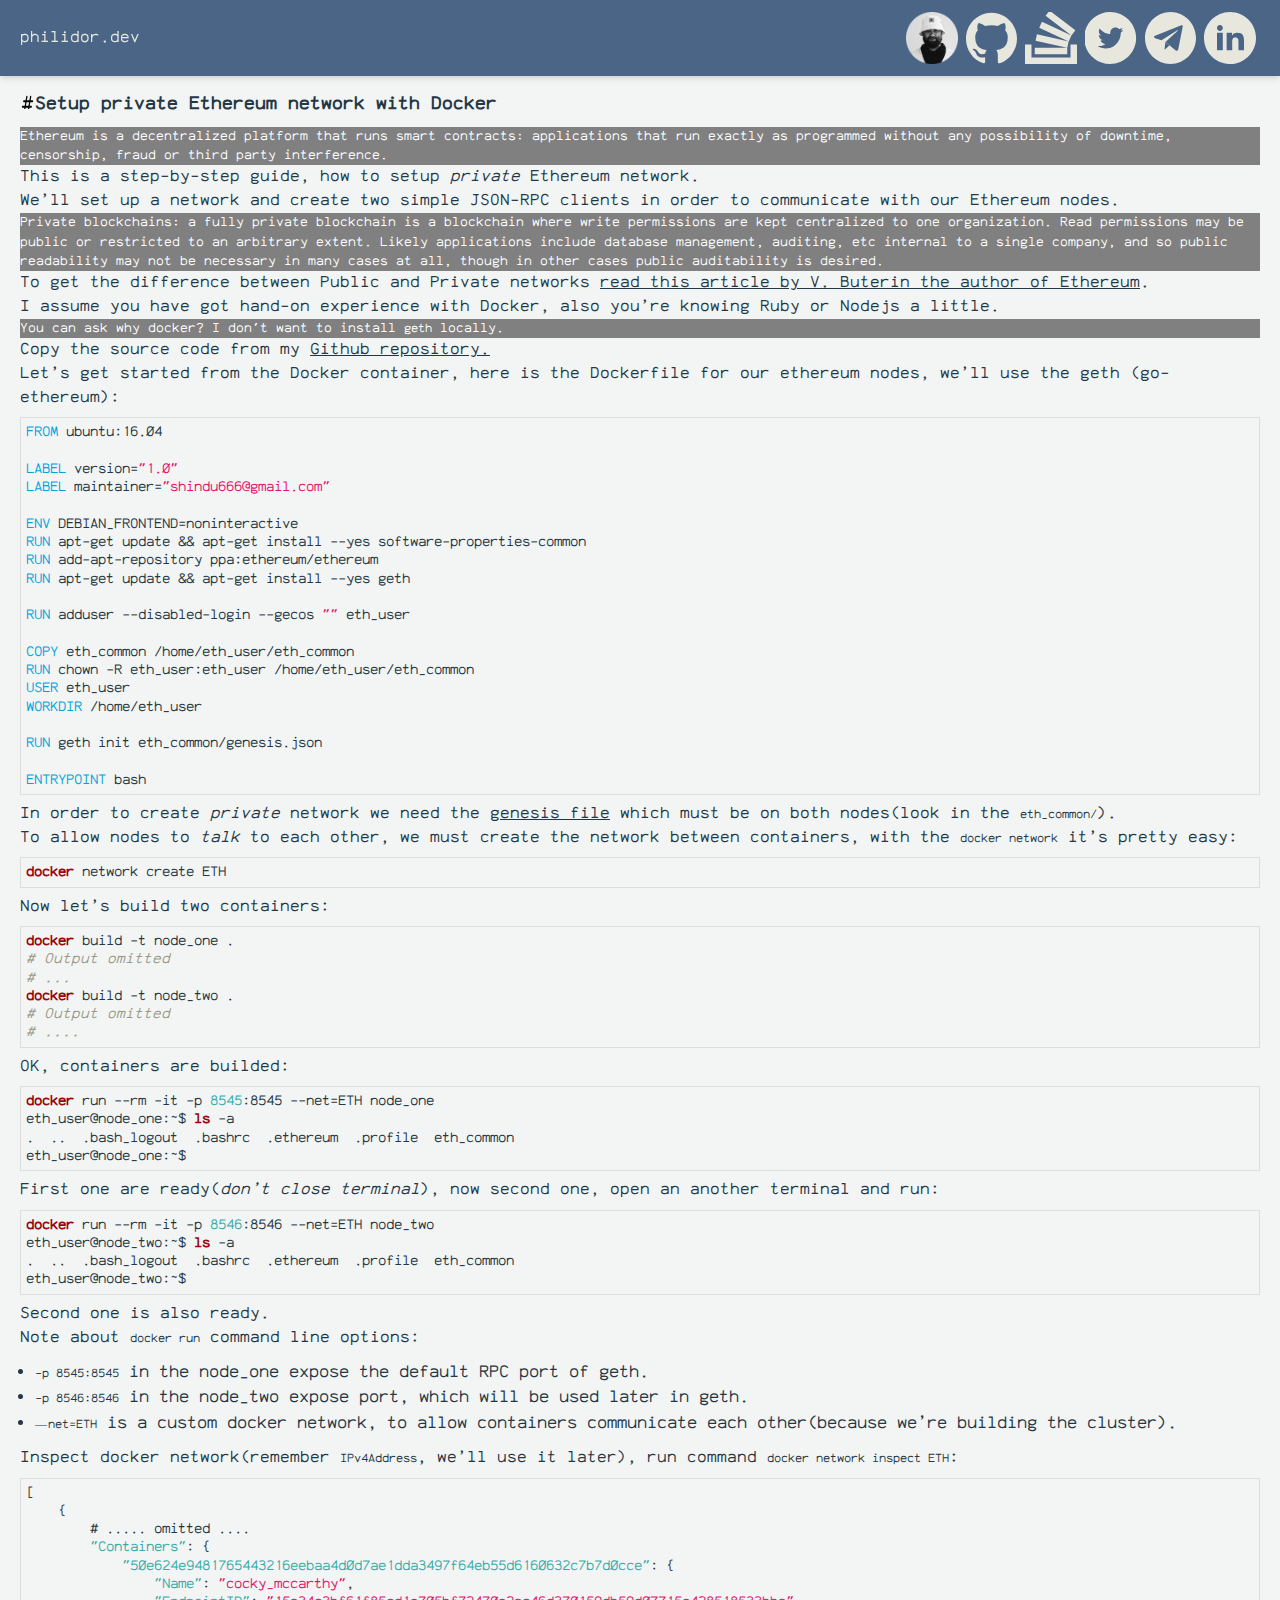
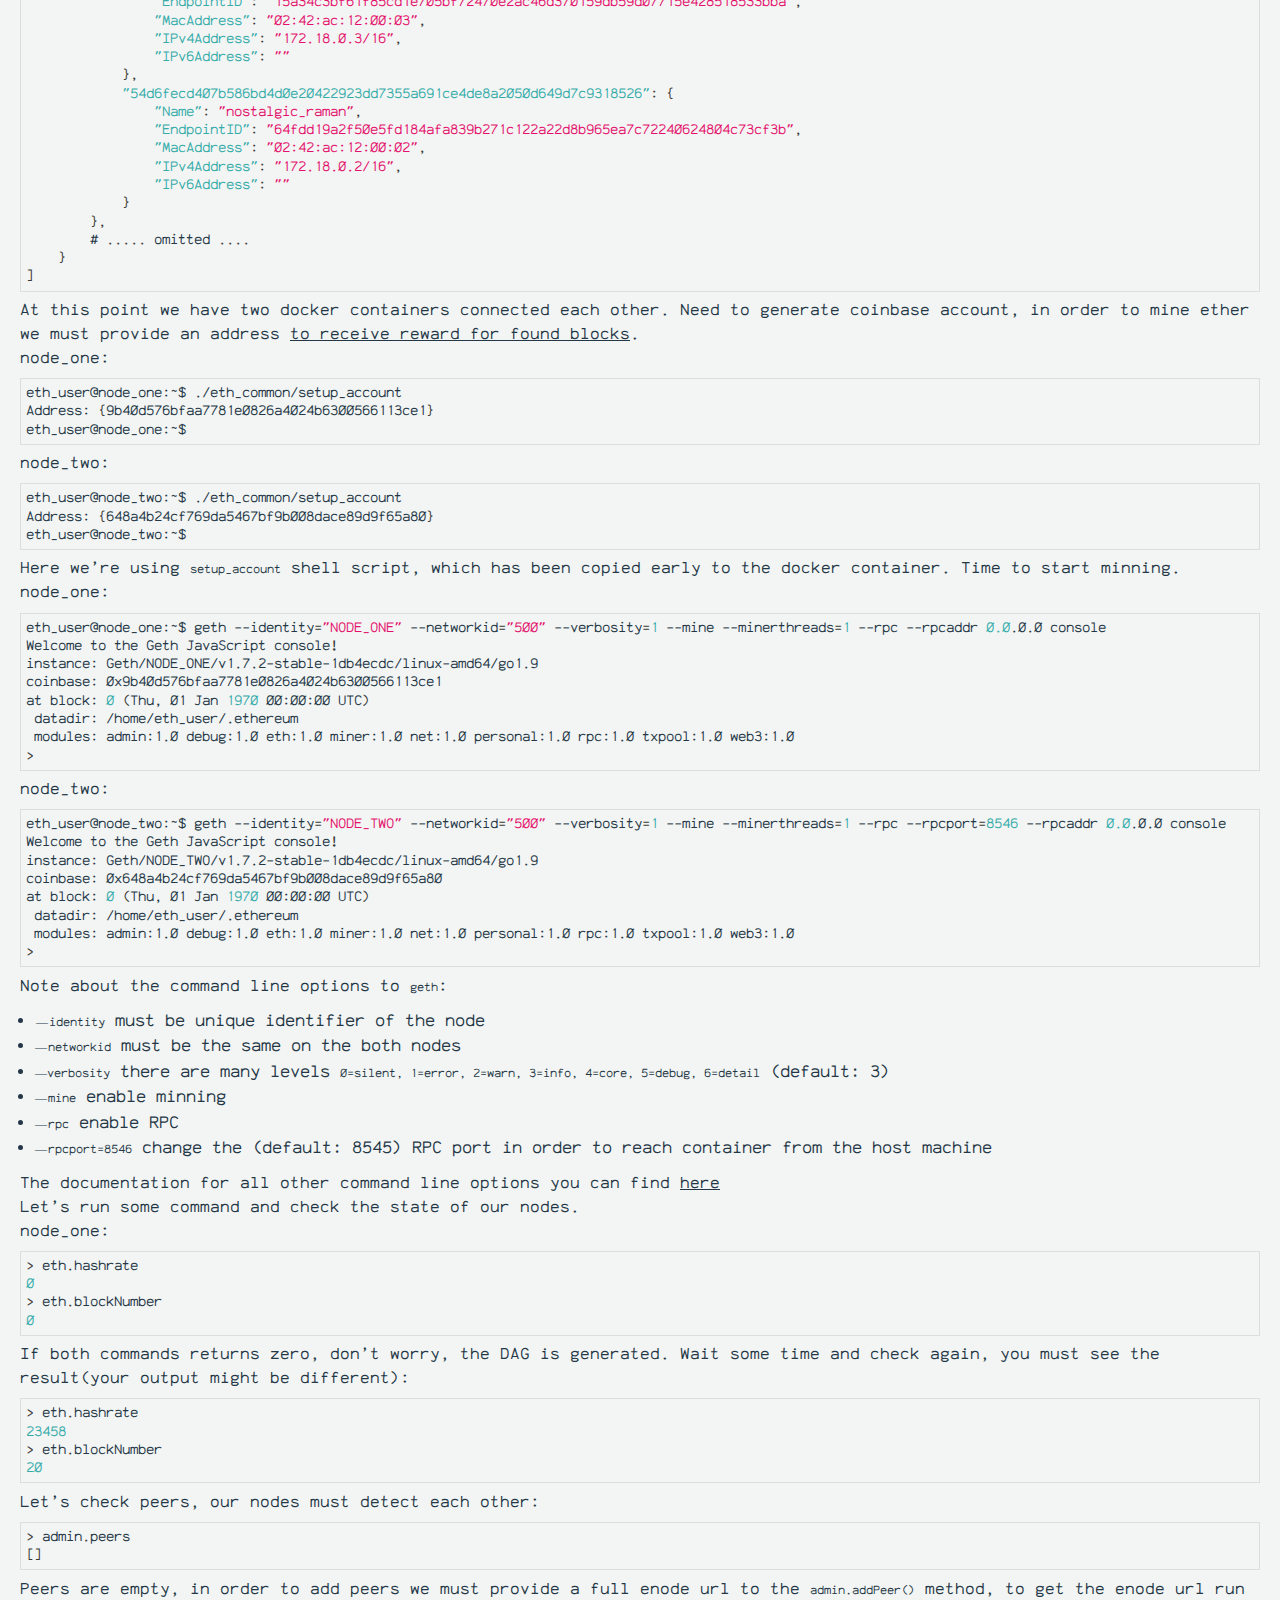
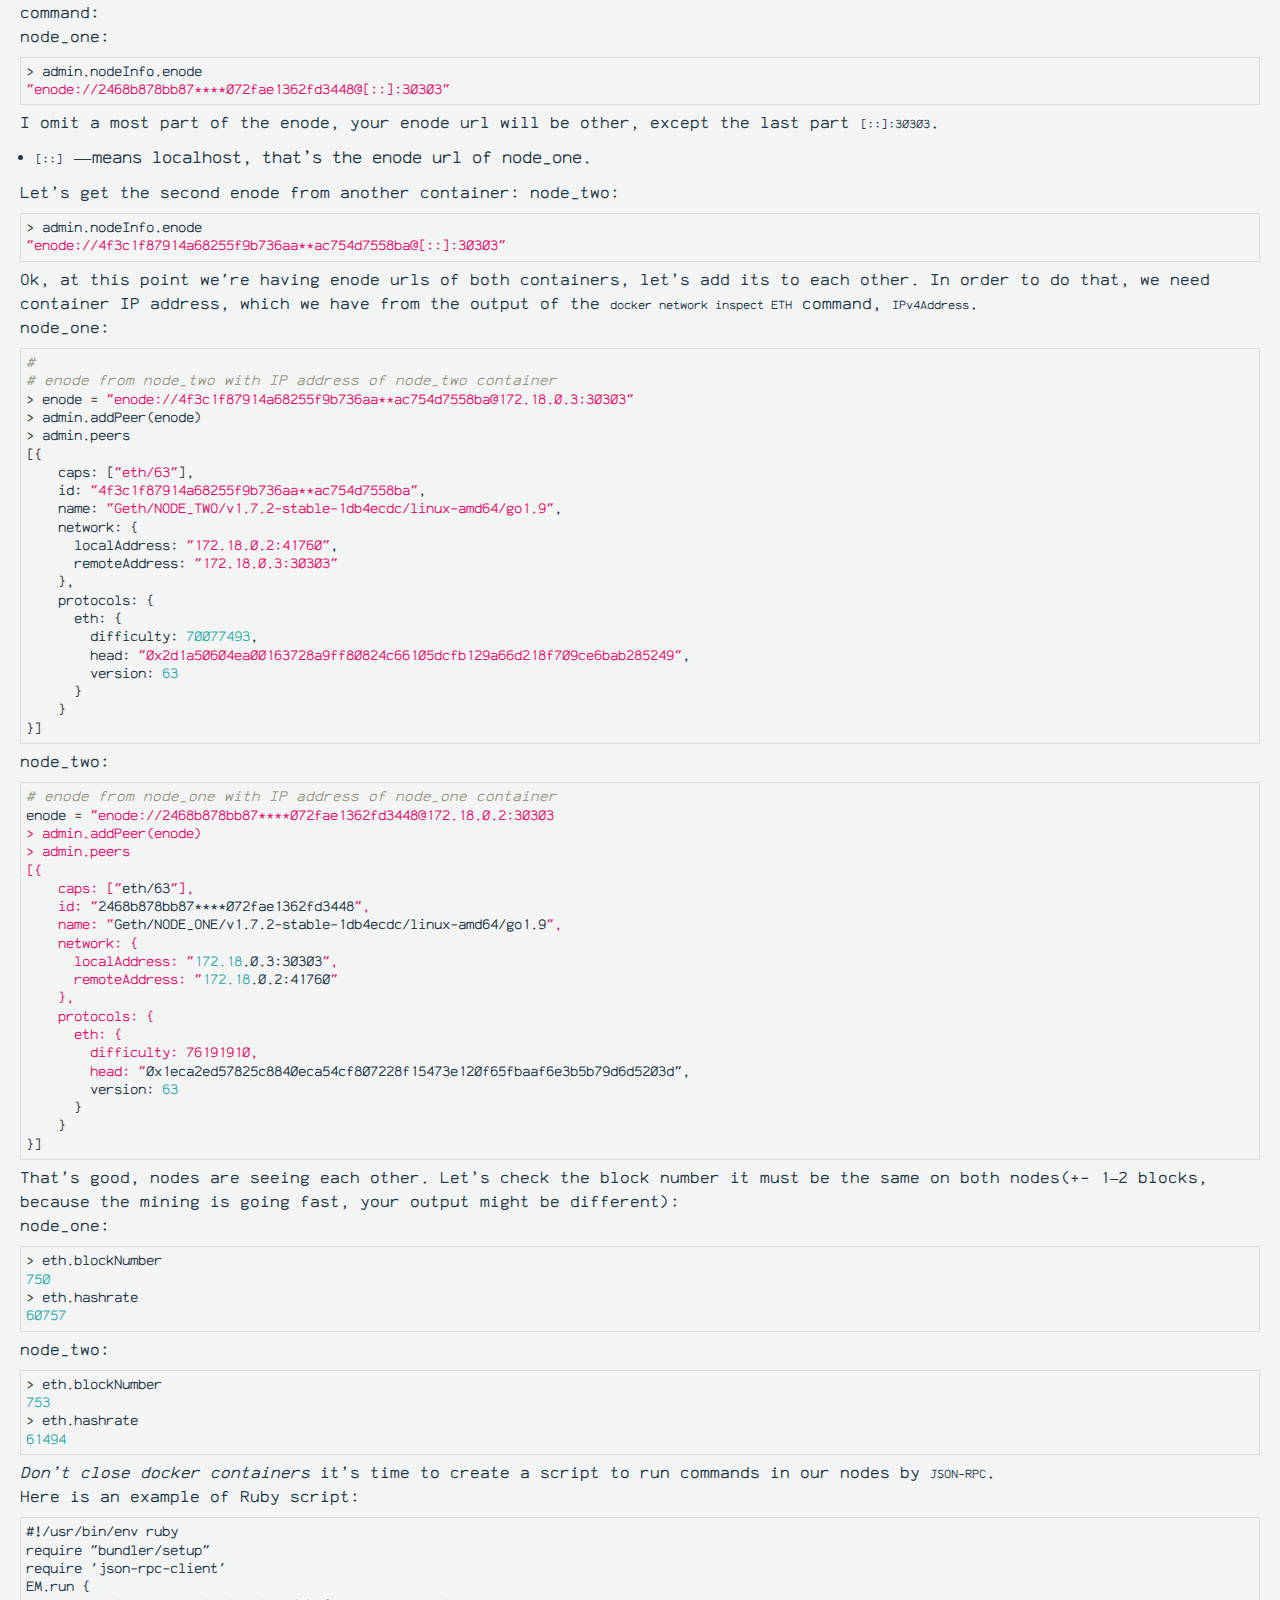
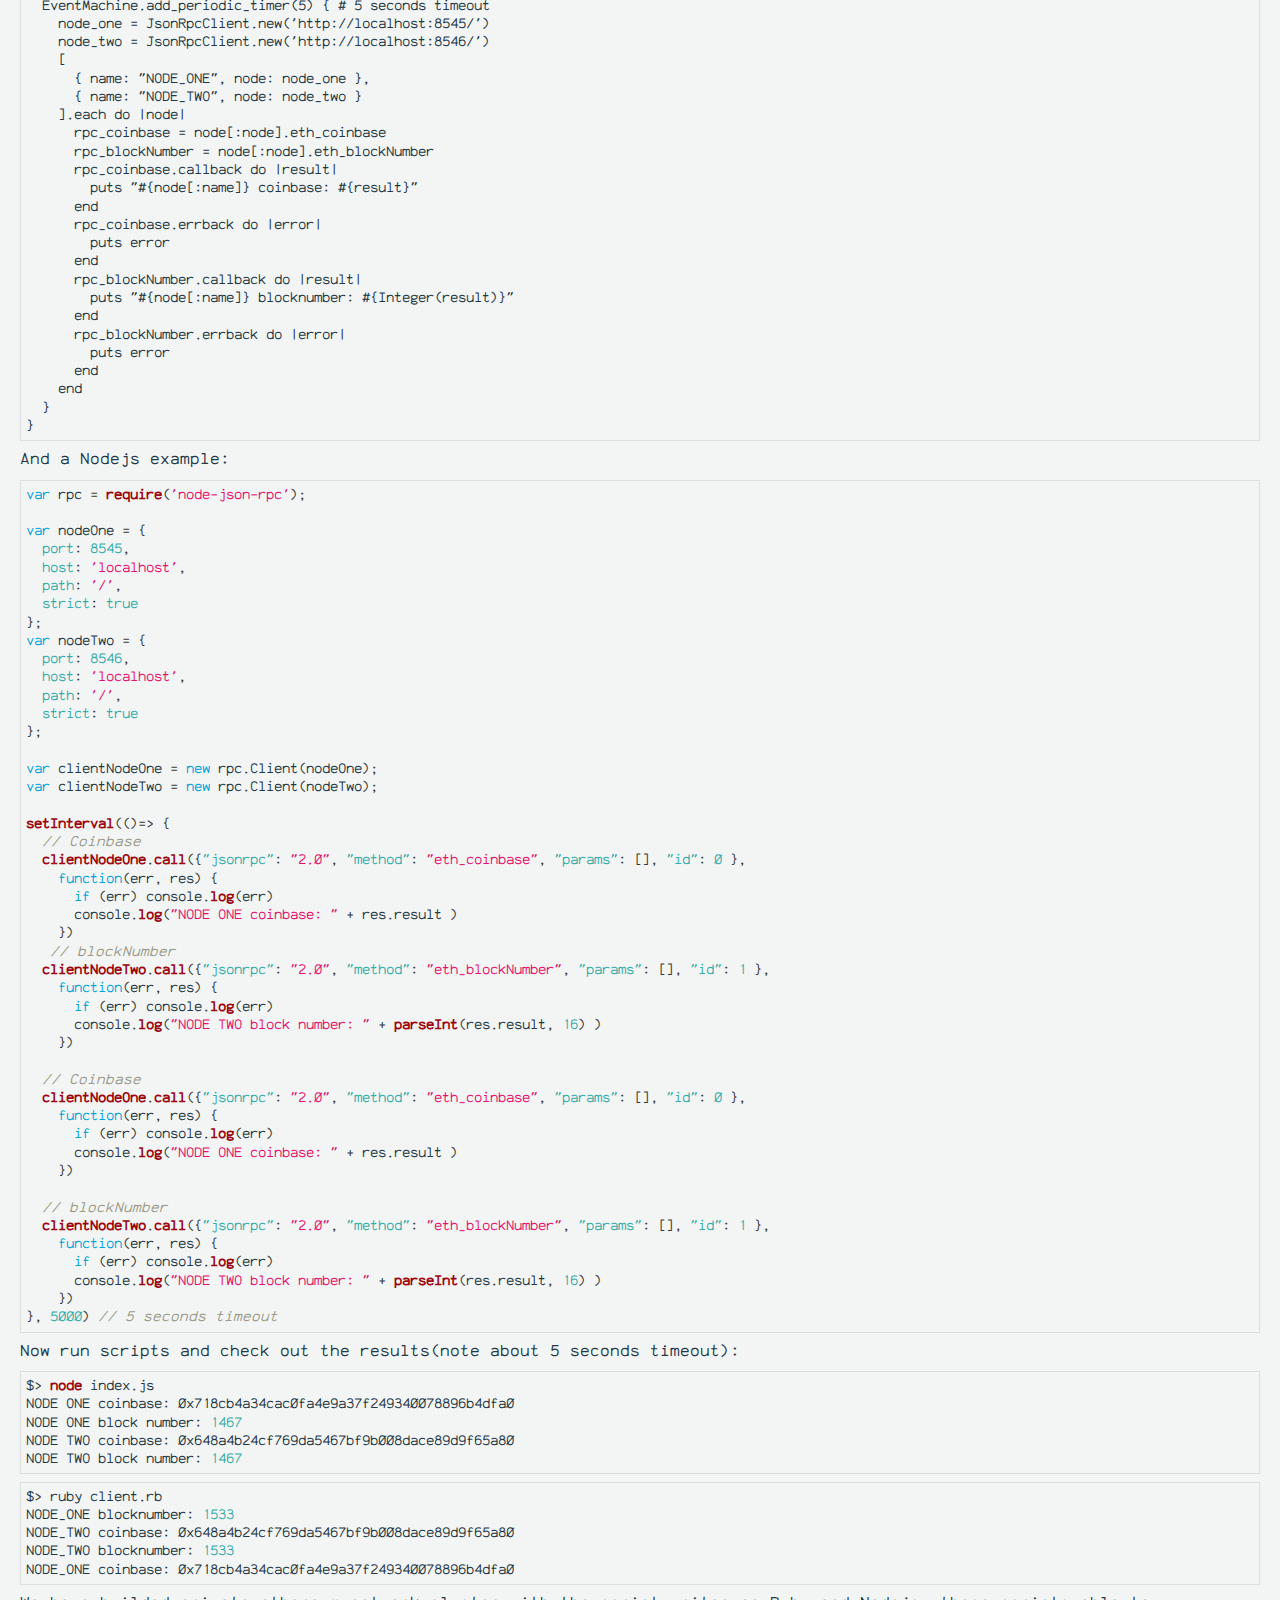
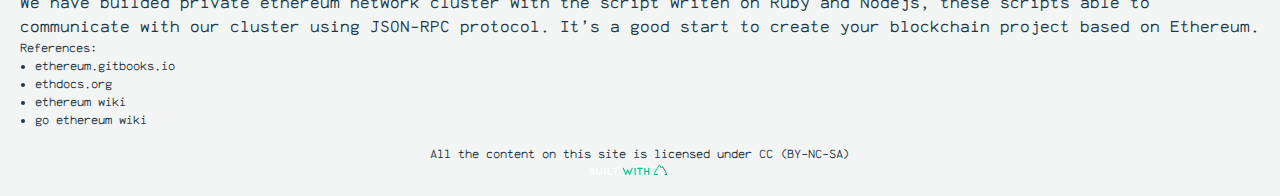
<file: blog/setup-private-ethereum-network-with-docker/index.html>
<!doctype html>
<html data-n-head-ssr>
  <head>
    <title>Setup private Ethereum network with Docker</title><meta data-n-head="ssr" charset="utf-8"><meta data-n-head="ssr" name="viewport" content="width=device-width,initial-scale=1"><meta data-n-head="ssr" name="theme-color" content="#4B6587"><meta data-n-head="ssr" property="og:title" content="Setup private Ethereum network with Docker"><meta data-n-head="ssr" property="og:description" content="This is a step-by-step guide, how to setup private Ethereum network."><meta data-n-head="ssr" property="og:image" content="https://philidor.dev/image.jpg"><link data-n-head="ssr" rel="apple-touch-icon" sizes="180x180" href="/apple-touch-icon.png"><link data-n-head="ssr" rel="icon" type="image/png" sizes="32x32" href="/favicon-32x32.png"><link data-n-head="ssr" rel="icon" type="image/png" sizes="16x16" href="/favicon-16x16.png"><link data-n-head="ssr" rel="manifest" href="/site.webmanifest"><link data-n-head="ssr" rel="icon" type="image/x-icon" href="/favicon.ico"><link rel="preload" href="/_nuxt/40c199b.js" as="script"><link rel="preload" href="/_nuxt/339e023.js" as="script"><link rel="preload" href="/_nuxt/css/d194fe5.css" as="style"><link rel="preload" href="/_nuxt/b820847.js" as="script"><link rel="preload" href="/_nuxt/css/c2d66e2.css" as="style"><link rel="preload" href="/_nuxt/7a757dd.js" as="script"><link rel="preload" href="/_nuxt/css/449ff54.css" as="style"><link rel="preload" href="/_nuxt/99f074f.js" as="script"><link rel="stylesheet" href="/_nuxt/css/d194fe5.css"><link rel="stylesheet" href="/_nuxt/css/c2d66e2.css"><link rel="stylesheet" href="/_nuxt/css/449ff54.css"><link rel="preload" href="/_nuxt/static/1670571071/blog/setup-private-ethereum-network-with-docker/state.js" as="script"><link rel="preload" href="/_nuxt/static/1670571071/blog/setup-private-ethereum-network-with-docker/payload.js" as="script"><link rel="preload" href="/_nuxt/static/1670571071/manifest.js" as="script">
  </head>
  <body>
    <script data-n-head="ssr" data-hid="nuxt-color-mode-script" data-pbody="true">!function(){"use strict";var t=window,e=document,s=e.documentElement,a=["dark","light"],o=window.localStorage.getItem("nuxt-color-mode")||"system",c="system"===o?n():o,e=e.body.getAttribute("data-color-mode-forced");function r(e){e+="-mode";s.classList?s.classList.add(e):s.className+=" "+e}function l(e){return t.matchMedia("(prefers-color-scheme"+e+")")}function n(){if(t.matchMedia&&"not all"!==l("").media)for(var e of a)if(l(":"+e).matches)return e;return"light"}r(c=e?e:c),t.__NUXT_COLOR_MODE__={preference:o,value:c,getColorScheme:n,addClass:r,removeClass:function(e){e+="-mode";s.classList?s.classList.remove(e):s.className=s.className.replace(new RegExp(e,"g"),"")}}}()</script><div data-server-rendered="true" id="__nuxt"><!----><div id="__layout"><div class="pt-10 pt-15 sm:pt-20 lg:pt-20 md:pt-20 xl:pt-20"><div class="flex flex-col w-full"><div class="top-0 fixed w-full z-10 bg-header shadow-md"><div class="container mx-auto px-5"><div class="flex items-center py-2"><div class="w-1/2 text-white"><a href="/" class="nuxt-link-active">philidor.dev</a></div><div class="flex flex-row justify-end w-1/2"><div class="m-1 w-1/12"><a target="_blank" title="Hello!" href="#"><img src="/_nuxt/img/avatar.e680aeb.png" class="object-contain h-15 w-20"></a></div><div class="m-1 w-1/12"><a target="_blank" href="https://github.com/philidor-green"><img src="/_nuxt/img/github.c245266.svg" class="object-contain h-15 w-20"></a></div><div class="m-1 w-1/12"><a target="_blank" href="https://stackoverflow.com/users/2057388/%D0%97%D0%B5%D0%BB%D1%91%D0%BD%D1%8B%D0%B9?tab=profile"><img src="[data-uri]" class="object-contain h-15 w-20"></a></div><div class="m-1 w-1/12"><a target="_blank" href="https://twitter.com/shindu666"><img src="/_nuxt/img/twitter.8e3028d.svg" class="object-contain h-15 w-20"></a></div><div class="m-1 w-1/12"><a target="_blank" href="https://t.me/philidor_green"><img src="[data-uri]"></a></div><div class="m-1 w-1/12"><a target="_blank" href="https://www.linkedin.com/in/roman-kiselenko-583534201/"><img src="[data-uri]" class="object-contain h-15 w-20"></a></div></div></div></div></div><div class="container mx-auto px-5"><article class="container"><div class="nuxt-content"><h1 id="setup-private-ethereum-network-with-docker"><a href="#setup-private-ethereum-network-with-docker" aria-hidden="true" tabindex="-1"><span class="icon icon-link"></span></a>Setup private Ethereum network with Docker</h1>
<blockquote>
<p>Ethereum is a decentralized platform that runs smart contracts:
applications that run exactly as programmed without any possibility of downtime,
censorship, fraud or third party interference.</p>
</blockquote>
<p>This is a step-by-step guide, how to setup <em>private</em> Ethereum network.</p>
<p>We’ll set up a network and create two simple JSON-RPC clients in order to communicate with our Ethereum nodes.</p>
<blockquote>
<p>Private blockchains: a fully private blockchain is a blockchain where write permissions are kept centralized to one organization. Read permissions may
be public or restricted to an arbitrary extent. Likely applications include database management, auditing, etc internal to a single company, and so
public readability may not be necessary in many cases at all, though in other cases public auditability is desired.</p>
</blockquote>
<p>To get the difference between Public and Private networks <a href="https://blog.ethereum.org/2015/08/07/on-public-and-private-blockchains/" rel="nofollow noopener noreferrer" target="_blank">read this article by V. Buterin the author of Ethereum</a>.</p>
<p>I assume you have got hand-on experience with Docker, also you’re knowing Ruby or Nodejs a little.</p>
<blockquote>
<p>You can ask why docker? I don't want to install <code>geth</code> locally.</p>
</blockquote>
<p>Copy the source code from my <a href="https://github.com/philidor-green/Ethereum-Private-Network" rel="nofollow noopener noreferrer" target="_blank">Github repository.</a></p>
<p>Let’s get started from the Docker container, here is the Dockerfile for our ethereum nodes, we’ll use the geth (go-ethereum):</p>
<div class="nuxt-content-highlight"><pre class="line-numbers language-docker"><code><span class="token instruction"><span class="token keyword">FROM</span> ubuntu:16.04</span>

<span class="token instruction"><span class="token keyword">LABEL</span> version=<span class="token string">"1.0"</span></span>
<span class="token instruction"><span class="token keyword">LABEL</span> maintainer=<span class="token string">"shindu666@gmail.com"</span></span>

<span class="token instruction"><span class="token keyword">ENV</span> DEBIAN_FRONTEND=noninteractive</span>
<span class="token instruction"><span class="token keyword">RUN</span> apt-get update && apt-get install --yes software-properties-common</span>
<span class="token instruction"><span class="token keyword">RUN</span> add-apt-repository ppa:ethereum/ethereum</span>
<span class="token instruction"><span class="token keyword">RUN</span> apt-get update && apt-get install --yes geth</span>

<span class="token instruction"><span class="token keyword">RUN</span> adduser --disabled-login --gecos <span class="token string">""</span> eth_user</span>

<span class="token instruction"><span class="token keyword">COPY</span> eth_common /home/eth_user/eth_common</span>
<span class="token instruction"><span class="token keyword">RUN</span> chown -R eth_user:eth_user /home/eth_user/eth_common</span>
<span class="token instruction"><span class="token keyword">USER</span> eth_user</span>
<span class="token instruction"><span class="token keyword">WORKDIR</span> /home/eth_user</span>

<span class="token instruction"><span class="token keyword">RUN</span> geth init eth_common/genesis.json</span>

<span class="token instruction"><span class="token keyword">ENTRYPOINT</span> bash</span>
</code></pre></div>
<p>In order to create <em>private</em> network we need the <a href="https://github.com/ethereum/go-ethereum/wiki/Private-network#creating-the-genesis-block" rel="nofollow noopener noreferrer" target="_blank">genesis file</a> which must be on both nodes(look in the <code>eth_common/</code>).</p>
<p>To allow nodes to <em>talk</em> to each other, we must create the network between containers, with the <code>docker network</code> it’s pretty easy:</p>
<div class="nuxt-content-highlight"><pre class="line-numbers language-shell"><code><span class="token function">docker</span> network create ETH
</code></pre></div>
<p>Now let’s build two containers:</p>
<div class="nuxt-content-highlight"><pre class="line-numbers language-shell"><code><span class="token function">docker</span> build <span class="token parameter variable">-t</span> node_one <span class="token builtin class-name">.</span>
<span class="token comment"># Output omitted</span>
<span class="token comment"># ...</span>
<span class="token function">docker</span> build <span class="token parameter variable">-t</span> node_two <span class="token builtin class-name">.</span>
<span class="token comment"># Output omitted</span>
<span class="token comment"># ....</span>
</code></pre></div>
<p>OK, containers are builded:</p>
<div class="nuxt-content-highlight"><pre class="line-numbers language-shell"><code><span class="token function">docker</span> run <span class="token parameter variable">--rm</span> <span class="token parameter variable">-it</span> <span class="token parameter variable">-p</span> <span class="token number">8545</span>:8545 <span class="token parameter variable">--net</span><span class="token operator">=</span>ETH node_one
eth_user@node_one:~$ <span class="token function">ls</span> <span class="token parameter variable">-a</span>
<span class="token builtin class-name">.</span>  <span class="token punctuation">..</span>  .bash_logout  .bashrc  .ethereum  .profile  eth_common
eth_user@node_one:~$
</code></pre></div>
<p>First one are ready(<em>don’t close terminal</em>), now second one, open an another terminal and run:</p>
<div class="nuxt-content-highlight"><pre class="line-numbers language-shell"><code><span class="token function">docker</span> run <span class="token parameter variable">--rm</span> <span class="token parameter variable">-it</span> <span class="token parameter variable">-p</span> <span class="token number">8546</span>:8546 <span class="token parameter variable">--net</span><span class="token operator">=</span>ETH node_two
eth_user@node_two:~$ <span class="token function">ls</span> <span class="token parameter variable">-a</span>
<span class="token builtin class-name">.</span>  <span class="token punctuation">..</span>  .bash_logout  .bashrc  .ethereum  .profile  eth_common
eth_user@node_two:~$
</code></pre></div>
<p>Second one is also ready.</p>
<p>Note about <code>docker run</code> command line options:</p>
<ul>
<li><code>-p 8545:8545</code>   in the node_one expose the default RPC port of geth.</li>
<li><code>-p 8546:8546</code> in the node_two expose port, which will be used later in geth.</li>
<li><code>— net=ETH</code> is a custom docker network, to allow containers communicate each other(because we’re building the cluster).</li>
</ul>
<p>Inspect docker network(remember <code>IPv4Address</code>, we’ll use it later), run command <code>docker network inspect ETH</code>:</p>
<div class="nuxt-content-highlight"><pre class="line-numbers language-js"><code><span class="token punctuation">[</span>
    <span class="token punctuation">{</span>
        # <span class="token spread operator">...</span><span class="token punctuation">.</span><span class="token punctuation">.</span> <span class="token property-access">omitted</span> <span class="token spread operator">...</span><span class="token punctuation">.</span>
        <span class="token string-property property">"Containers"</span><span class="token operator">:</span> <span class="token punctuation">{</span>
            <span class="token string-property property">"50e624e9481765443216eebaa4d0d7ae1dda3497f64eb55d6160632c7b7d0cce"</span><span class="token operator">:</span> <span class="token punctuation">{</span>
                <span class="token string-property property">"Name"</span><span class="token operator">:</span> <span class="token string">"cocky_mccarthy"</span><span class="token punctuation">,</span>
                <span class="token string-property property">"EndpointID"</span><span class="token operator">:</span> <span class="token string">"15a34c3bf61f85cd1e705bf72470e2ac46d370159db59d07715e428518533bba"</span><span class="token punctuation">,</span>
                <span class="token string-property property">"MacAddress"</span><span class="token operator">:</span> <span class="token string">"02:42:ac:12:00:03"</span><span class="token punctuation">,</span>
                <span class="token string-property property">"IPv4Address"</span><span class="token operator">:</span> <span class="token string">"172.18.0.3/16"</span><span class="token punctuation">,</span>
                <span class="token string-property property">"IPv6Address"</span><span class="token operator">:</span> <span class="token string">""</span>
            <span class="token punctuation">}</span><span class="token punctuation">,</span>
            <span class="token string-property property">"54d6fecd407b586bd4d0e20422923dd7355a691ce4de8a2050d649d7c9318526"</span><span class="token operator">:</span> <span class="token punctuation">{</span>
                <span class="token string-property property">"Name"</span><span class="token operator">:</span> <span class="token string">"nostalgic_raman"</span><span class="token punctuation">,</span>
                <span class="token string-property property">"EndpointID"</span><span class="token operator">:</span> <span class="token string">"64fdd19a2f50e5fd184afa839b271c122a22d8b965ea7c72240624804c73cf3b"</span><span class="token punctuation">,</span>
                <span class="token string-property property">"MacAddress"</span><span class="token operator">:</span> <span class="token string">"02:42:ac:12:00:02"</span><span class="token punctuation">,</span>
                <span class="token string-property property">"IPv4Address"</span><span class="token operator">:</span> <span class="token string">"172.18.0.2/16"</span><span class="token punctuation">,</span>
                <span class="token string-property property">"IPv6Address"</span><span class="token operator">:</span> <span class="token string">""</span>
            <span class="token punctuation">}</span>
        <span class="token punctuation">}</span><span class="token punctuation">,</span>
        # <span class="token spread operator">...</span><span class="token punctuation">.</span><span class="token punctuation">.</span> <span class="token property-access">omitted</span> <span class="token spread operator">...</span><span class="token punctuation">.</span>
    <span class="token punctuation">}</span>
<span class="token punctuation">]</span>
</code></pre></div>
<p>At this point we have two docker containers connected each other. Need to generate coinbase account, in order to mine ether we must provide an address <a href="http://www.ethdocs.org/en/latest/mining.html#mining-rewards" rel="nofollow noopener noreferrer" target="_blank">to receive reward for found blocks</a>.</p>
<p>node_one:</p>
<div class="nuxt-content-highlight"><pre class="line-numbers language-shell"><code>eth_user@node_one:~$ ./eth_common/setup_account 
Address: <span class="token punctuation">{</span>9b40d576bfaa7781e0826a4024b6300566113ce1<span class="token punctuation">}</span>
eth_user@node_one:~$
</code></pre></div>
<p>node_two:</p>
<div class="nuxt-content-highlight"><pre class="line-numbers language-shell"><code>eth_user@node_two:~$ ./eth_common/setup_account 
Address: <span class="token punctuation">{</span>648a4b24cf769da5467bf9b008dace89d9f65a80<span class="token punctuation">}</span>
eth_user@node_two:~$
</code></pre></div>
<p>Here we’re using <code>setup_account</code> shell script, which has been copied early to the docker container.
Time to start minning.</p>
<p>node_one:</p>
<div class="nuxt-content-highlight"><pre class="line-numbers language-shell"><code>eth_user@node_one:~$ geth <span class="token parameter variable">--identity</span><span class="token operator">=</span><span class="token string">"NODE_ONE"</span> <span class="token parameter variable">--networkid</span><span class="token operator">=</span><span class="token string">"500"</span> <span class="token parameter variable">--verbosity</span><span class="token operator">=</span><span class="token number">1</span> <span class="token parameter variable">--mine</span> <span class="token parameter variable">--minerthreads</span><span class="token operator">=</span><span class="token number">1</span> <span class="token parameter variable">--rpc</span> <span class="token parameter variable">--rpcaddr</span> <span class="token number">0.0</span>.0.0 console
Welcome to the Geth JavaScript console<span class="token operator">!</span>
instance: Geth/NODE_ONE/v1.7.2-stable-1db4ecdc/linux-amd64/go1.9
coinbase: 0x9b40d576bfaa7781e0826a4024b6300566113ce1
at block: <span class="token number">0</span> <span class="token punctuation">(</span>Thu, 01 Jan <span class="token number">1970</span> 00:00:00 UTC<span class="token punctuation">)</span>
 datadir: /home/eth_user/.ethereum
 modules: admin:1.0 debug:1.0 eth:1.0 miner:1.0 net:1.0 personal:1.0 rpc:1.0 txpool:1.0 web3:1.0
<span class="token operator">></span>
</code></pre></div>
<p>node_two:</p>
<div class="nuxt-content-highlight"><pre class="line-numbers language-shell"><code>eth_user@node_two:~$ geth <span class="token parameter variable">--identity</span><span class="token operator">=</span><span class="token string">"NODE_TWO"</span> <span class="token parameter variable">--networkid</span><span class="token operator">=</span><span class="token string">"500"</span> <span class="token parameter variable">--verbosity</span><span class="token operator">=</span><span class="token number">1</span> <span class="token parameter variable">--mine</span> <span class="token parameter variable">--minerthreads</span><span class="token operator">=</span><span class="token number">1</span> <span class="token parameter variable">--rpc</span> <span class="token parameter variable">--rpcport</span><span class="token operator">=</span><span class="token number">8546</span> <span class="token parameter variable">--rpcaddr</span> <span class="token number">0.0</span>.0.0 console
Welcome to the Geth JavaScript console<span class="token operator">!</span>
instance: Geth/NODE_TWO/v1.7.2-stable-1db4ecdc/linux-amd64/go1.9
coinbase: 0x648a4b24cf769da5467bf9b008dace89d9f65a80
at block: <span class="token number">0</span> <span class="token punctuation">(</span>Thu, 01 Jan <span class="token number">1970</span> 00:00:00 UTC<span class="token punctuation">)</span>
 datadir: /home/eth_user/.ethereum
 modules: admin:1.0 debug:1.0 eth:1.0 miner:1.0 net:1.0 personal:1.0 rpc:1.0 txpool:1.0 web3:1.0
<span class="token operator">></span>
</code></pre></div>
<p>Note about the command line options to <code>geth</code>:</p>
<ul>
<li><code> — identity</code> must be unique identifier of the node</li>
<li><code>— networkid</code> must be the same on the both nodes</li>
<li><code>—verbosity</code> there are many levels <code>0=silent, 1=error, 2=warn, 3=info, 4=core, 5=debug, 6=detail</code> (default: 3)</li>
<li><code>— mine</code> enable minning</li>
<li><code>— rpc</code> enable RPC</li>
<li><code>— rpcport=8546</code> change the (default: 8545) RPC port in order to reach container from the host machine</li>
</ul>
<p>The documentation for all other command line options you can find <a href="https://github.com/ethereum/go-ethereum/wiki/Command-Line-Options" rel="nofollow noopener noreferrer" target="_blank">here</a></p>
<p>Let’s run some command and check the state of our nodes.</p>
<p>node_one:</p>
<div class="nuxt-content-highlight"><pre class="line-numbers language-js"><code><span class="token operator">></span> eth<span class="token punctuation">.</span><span class="token property-access">hashrate</span>
<span class="token number">0</span>
<span class="token operator">></span> eth<span class="token punctuation">.</span><span class="token property-access">blockNumber</span>
<span class="token number">0</span>
</code></pre></div>
<p>If both commands returns zero, don’t worry, the DAG is generated. Wait some time and check again, you must see the result(your output might be different):</p>
<div class="nuxt-content-highlight"><pre class="line-numbers language-js"><code><span class="token operator">></span> eth<span class="token punctuation">.</span><span class="token property-access">hashrate</span>
<span class="token number">23458</span>
<span class="token operator">></span> eth<span class="token punctuation">.</span><span class="token property-access">blockNumber</span>
<span class="token number">20</span>
</code></pre></div>
<p>Let’s check peers, our nodes must detect each other:</p>
<div class="nuxt-content-highlight"><pre class="line-numbers language-js"><code><span class="token operator">></span> admin<span class="token punctuation">.</span><span class="token property-access">peers</span>
<span class="token punctuation">[</span><span class="token punctuation">]</span>
</code></pre></div>
<p>Peers are empty, in order to add peers we must provide a full enode url to the <code>admin.addPeer()</code> method, to get the enode url run command:</p>
<p>node_one:</p>
<div class="nuxt-content-highlight"><pre class="line-numbers language-js"><code><span class="token operator">></span> admin<span class="token punctuation">.</span><span class="token property-access">nodeInfo</span><span class="token punctuation">.</span><span class="token property-access">enode</span>
<span class="token string">"enode://2468b878bb87****072fae1362fd3448@[::]:30303"</span>
</code></pre></div>
<p>I omit a most part of the enode, your enode url will be other, except the last part <code>[::]:30303</code>.</p>
<ul>
<li><code>[::]</code>  — means localhost, that’s the enode url of node_one.</li>
</ul>
<p>Let’s get the second enode from another container:
node_two:</p>
<div class="nuxt-content-highlight"><pre class="line-numbers language-shell"><code><span class="token operator">></span> admin.nodeInfo.enode
<span class="token string">"enode://4f3c1f87914a68255f9b736aa**ac754d7558ba@[::]:30303"</span>
</code></pre></div>
<p>Ok, at this point we're having enode urls of both containers, let’s add its to each other. In order to do that, we need container IP address, which we have from the output of the <code>docker network inspect ETH</code> command, <code>IPv4Address</code>.</p>
<p>node_one:</p>
<div class="nuxt-content-highlight"><pre class="line-numbers language-shell"><code><span class="token comment">#</span>
<span class="token comment"># enode from node_two with IP address of node_two container</span>
<span class="token operator">></span> enode <span class="token operator">=</span> <span class="token string">"enode://4f3c1f87914a68255f9b736aa**ac754d7558ba@172.18.0.3:30303"</span>
<span class="token operator">></span> admin.addPeer<span class="token punctuation">(</span>enode<span class="token punctuation">)</span>
<span class="token operator">></span> admin.peers
<span class="token punctuation">[</span><span class="token punctuation">{</span>
    caps: <span class="token punctuation">[</span><span class="token string">"eth/63"</span><span class="token punctuation">]</span>,
    id: <span class="token string">"4f3c1f87914a68255f9b736aa**ac754d7558ba"</span>,
    name: <span class="token string">"Geth/NODE_TWO/v1.7.2-stable-1db4ecdc/linux-amd64/go1.9"</span>,
    network: <span class="token punctuation">{</span>
      localAddress: <span class="token string">"172.18.0.2:41760"</span>,
      remoteAddress: <span class="token string">"172.18.0.3:30303"</span>
    <span class="token punctuation">}</span>,
    protocols: <span class="token punctuation">{</span>
      eth: <span class="token punctuation">{</span>
        difficulty: <span class="token number">70077493</span>,
        head: <span class="token string">"0x2d1a50604ea00163728a9ff80824c66105dcfb129a66d218f709ce6bab285249"</span>,
        version: <span class="token number">63</span>
      <span class="token punctuation">}</span>
    <span class="token punctuation">}</span>
<span class="token punctuation">}</span><span class="token punctuation">]</span>
</code></pre></div>
<p>node_two:</p>
<div class="nuxt-content-highlight"><pre class="line-numbers language-shell"><code><span class="token comment"># enode from node_one with IP address of node_one container</span>
enode <span class="token operator">=</span> <span class="token string">"enode://2468b878bb87****072fae1362fd3448@172.18.0.2:30303
> admin.addPeer(enode)
> admin.peers
[{
    caps: ["</span>eth/63<span class="token string">"],
    id: "</span>2468b878bb87****072fae1362fd3448<span class="token string">",
    name: "</span>Geth/NODE_ONE/v1.7.2-stable-1db4ecdc/linux-amd64/go1.9<span class="token string">",
    network: {
      localAddress: "</span><span class="token number">172.18</span>.0.3:30303<span class="token string">",
      remoteAddress: "</span><span class="token number">172.18</span>.0.2:41760<span class="token string">"
    },
    protocols: {
      eth: {
        difficulty: 76191910,
        head: "</span>0x1eca2ed57825c8840eca54cf807228f15473e120f65fbaaf6e3b5b79d6d5203d",
        version: <span class="token number">63</span>
      <span class="token punctuation">}</span>
    <span class="token punctuation">}</span>
<span class="token punctuation">}</span><span class="token punctuation">]</span>
</code></pre></div>
<p>That’s good, nodes are seeing each other. Let’s check the block number it must be the same on both nodes(+- 1–2 blocks, because the mining is going fast, your output might be different):</p>
<p>node_one:</p>
<div class="nuxt-content-highlight"><pre class="line-numbers language-js"><code><span class="token operator">></span> eth<span class="token punctuation">.</span><span class="token property-access">blockNumber</span>
<span class="token number">750</span>
<span class="token operator">></span> eth<span class="token punctuation">.</span><span class="token property-access">hashrate</span>
<span class="token number">60757</span>
</code></pre></div>
<p>node_two:</p>
<div class="nuxt-content-highlight"><pre class="line-numbers language-js"><code><span class="token operator">></span> eth<span class="token punctuation">.</span><span class="token property-access">blockNumber</span>
<span class="token number">753</span>
<span class="token operator">></span> eth<span class="token punctuation">.</span><span class="token property-access">hashrate</span>
<span class="token number">61494</span>
</code></pre></div>
<p><em>Don’t close docker containers</em> it’s time to create a script to run commands in our nodes by <code>JSON-RPC</code>.</p>
<p>Here is an example of Ruby script:</p>
<div class="nuxt-content-highlight"><pre class="line-numbers language-ruby"><code><span class="token comment">#!/usr/bin/env ruby</span>
<span class="token keyword">require</span> <span class="token string-literal"><span class="token string">"bundler/setup"</span></span>
<span class="token keyword">require</span> <span class="token string-literal"><span class="token string">'json-rpc-client'</span></span>
<span class="token constant">EM</span><span class="token punctuation">.</span>run <span class="token punctuation">{</span>
  EventMachine<span class="token punctuation">.</span>add_periodic_timer<span class="token punctuation">(</span><span class="token number">5</span><span class="token punctuation">)</span> <span class="token punctuation">{</span> <span class="token comment"># 5 seconds timeout</span>
    node_one <span class="token operator">=</span> <span class="token class-name">JsonRpcClient</span><span class="token punctuation">.</span><span class="token keyword">new</span><span class="token punctuation">(</span><span class="token string-literal"><span class="token string">'http://localhost:8545/'</span></span><span class="token punctuation">)</span> 
    node_two <span class="token operator">=</span> <span class="token class-name">JsonRpcClient</span><span class="token punctuation">.</span><span class="token keyword">new</span><span class="token punctuation">(</span><span class="token string-literal"><span class="token string">'http://localhost:8546/'</span></span><span class="token punctuation">)</span>
    <span class="token punctuation">[</span>
      <span class="token punctuation">{</span> <span class="token symbol">name</span><span class="token operator">:</span> <span class="token string-literal"><span class="token string">"NODE_ONE"</span></span><span class="token punctuation">,</span> <span class="token symbol">node</span><span class="token operator">:</span> node_one <span class="token punctuation">}</span><span class="token punctuation">,</span>
      <span class="token punctuation">{</span> <span class="token symbol">name</span><span class="token operator">:</span> <span class="token string-literal"><span class="token string">"NODE_TWO"</span></span><span class="token punctuation">,</span> <span class="token symbol">node</span><span class="token operator">:</span> node_two <span class="token punctuation">}</span> 
    <span class="token punctuation">]</span><span class="token punctuation">.</span><span class="token keyword">each</span> <span class="token keyword">do</span> <span class="token operator">|</span>node<span class="token operator">|</span>
      rpc_coinbase <span class="token operator">=</span> node<span class="token punctuation">[</span><span class="token symbol">:node</span><span class="token punctuation">]</span><span class="token punctuation">.</span>eth_coinbase
      rpc_blockNumber <span class="token operator">=</span> node<span class="token punctuation">[</span><span class="token symbol">:node</span><span class="token punctuation">]</span><span class="token punctuation">.</span>eth_blockNumber
      rpc_coinbase<span class="token punctuation">.</span>callback <span class="token keyword">do</span> <span class="token operator">|</span>result<span class="token operator">|</span>
        puts <span class="token string-literal"><span class="token string">"</span><span class="token interpolation"><span class="token delimiter punctuation">#{</span><span class="token content">node<span class="token punctuation">[</span><span class="token symbol">:name</span><span class="token punctuation">]</span></span><span class="token delimiter punctuation">}</span></span><span class="token string"> coinbase: </span><span class="token interpolation"><span class="token delimiter punctuation">#{</span><span class="token content">result</span><span class="token delimiter punctuation">}</span></span><span class="token string">"</span></span>
      <span class="token keyword">end</span>
      rpc_coinbase<span class="token punctuation">.</span>errback <span class="token keyword">do</span> <span class="token operator">|</span>error<span class="token operator">|</span>
        puts error
      <span class="token keyword">end</span>
      rpc_blockNumber<span class="token punctuation">.</span>callback <span class="token keyword">do</span> <span class="token operator">|</span>result<span class="token operator">|</span>
        puts <span class="token string-literal"><span class="token string">"</span><span class="token interpolation"><span class="token delimiter punctuation">#{</span><span class="token content">node<span class="token punctuation">[</span><span class="token symbol">:name</span><span class="token punctuation">]</span></span><span class="token delimiter punctuation">}</span></span><span class="token string"> blocknumber: </span><span class="token interpolation"><span class="token delimiter punctuation">#{</span><span class="token content"><span class="token builtin">Integer</span><span class="token punctuation">(</span>result<span class="token punctuation">)</span></span><span class="token delimiter punctuation">}</span></span><span class="token string">"</span></span>
      <span class="token keyword">end</span>
      rpc_blockNumber<span class="token punctuation">.</span>errback <span class="token keyword">do</span> <span class="token operator">|</span>error<span class="token operator">|</span>
        puts error
      <span class="token keyword">end</span>
    <span class="token keyword">end</span>
  <span class="token punctuation">}</span>
<span class="token punctuation">}</span>
</code></pre></div>
<p>And a Nodejs example:</p>
<div class="nuxt-content-highlight"><pre class="line-numbers language-js"><code><span class="token keyword">var</span> rpc <span class="token operator">=</span> <span class="token function">require</span><span class="token punctuation">(</span><span class="token string">'node-json-rpc'</span><span class="token punctuation">)</span><span class="token punctuation">;</span>
 
<span class="token keyword">var</span> nodeOne <span class="token operator">=</span> <span class="token punctuation">{</span>
  <span class="token literal-property property">port</span><span class="token operator">:</span> <span class="token number">8545</span><span class="token punctuation">,</span>
  <span class="token literal-property property">host</span><span class="token operator">:</span> <span class="token string">'localhost'</span><span class="token punctuation">,</span>
  <span class="token literal-property property">path</span><span class="token operator">:</span> <span class="token string">'/'</span><span class="token punctuation">,</span>
  <span class="token literal-property property">strict</span><span class="token operator">:</span> <span class="token boolean">true</span>
<span class="token punctuation">}</span><span class="token punctuation">;</span>
<span class="token keyword">var</span> nodeTwo <span class="token operator">=</span> <span class="token punctuation">{</span>
  <span class="token literal-property property">port</span><span class="token operator">:</span> <span class="token number">8546</span><span class="token punctuation">,</span>
  <span class="token literal-property property">host</span><span class="token operator">:</span> <span class="token string">'localhost'</span><span class="token punctuation">,</span>
  <span class="token literal-property property">path</span><span class="token operator">:</span> <span class="token string">'/'</span><span class="token punctuation">,</span>
  <span class="token literal-property property">strict</span><span class="token operator">:</span> <span class="token boolean">true</span>
<span class="token punctuation">}</span><span class="token punctuation">;</span>
 
<span class="token keyword">var</span> clientNodeOne <span class="token operator">=</span> <span class="token keyword">new</span> <span class="token class-name">rpc<span class="token punctuation">.</span>Client</span><span class="token punctuation">(</span>nodeOne<span class="token punctuation">)</span><span class="token punctuation">;</span>
<span class="token keyword">var</span> clientNodeTwo <span class="token operator">=</span> <span class="token keyword">new</span> <span class="token class-name">rpc<span class="token punctuation">.</span>Client</span><span class="token punctuation">(</span>nodeTwo<span class="token punctuation">)</span><span class="token punctuation">;</span>
 
<span class="token function">setInterval</span><span class="token punctuation">(</span><span class="token punctuation">(</span><span class="token punctuation">)</span><span class="token arrow operator">=></span> <span class="token punctuation">{</span>
  <span class="token comment">// Coinbase</span>
  clientNodeOne<span class="token punctuation">.</span><span class="token method function property-access">call</span><span class="token punctuation">(</span><span class="token punctuation">{</span><span class="token string-property property">"jsonrpc"</span><span class="token operator">:</span> <span class="token string">"2.0"</span><span class="token punctuation">,</span> <span class="token string-property property">"method"</span><span class="token operator">:</span> <span class="token string">"eth_coinbase"</span><span class="token punctuation">,</span> <span class="token string-property property">"params"</span><span class="token operator">:</span> <span class="token punctuation">[</span><span class="token punctuation">]</span><span class="token punctuation">,</span> <span class="token string-property property">"id"</span><span class="token operator">:</span> <span class="token number">0</span> <span class="token punctuation">}</span><span class="token punctuation">,</span>
    <span class="token keyword">function</span><span class="token punctuation">(</span><span class="token parameter">err<span class="token punctuation">,</span> res</span><span class="token punctuation">)</span> <span class="token punctuation">{</span>
      <span class="token keyword control-flow">if</span> <span class="token punctuation">(</span>err<span class="token punctuation">)</span> <span class="token console class-name">console</span><span class="token punctuation">.</span><span class="token method function property-access">log</span><span class="token punctuation">(</span>err<span class="token punctuation">)</span>
      <span class="token console class-name">console</span><span class="token punctuation">.</span><span class="token method function property-access">log</span><span class="token punctuation">(</span><span class="token string">"NODE ONE coinbase: "</span> <span class="token operator">+</span> res<span class="token punctuation">.</span><span class="token property-access">result</span> <span class="token punctuation">)</span>
    <span class="token punctuation">}</span><span class="token punctuation">)</span>
   <span class="token comment">// blockNumber</span>
  clientNodeTwo<span class="token punctuation">.</span><span class="token method function property-access">call</span><span class="token punctuation">(</span><span class="token punctuation">{</span><span class="token string-property property">"jsonrpc"</span><span class="token operator">:</span> <span class="token string">"2.0"</span><span class="token punctuation">,</span> <span class="token string-property property">"method"</span><span class="token operator">:</span> <span class="token string">"eth_blockNumber"</span><span class="token punctuation">,</span> <span class="token string-property property">"params"</span><span class="token operator">:</span> <span class="token punctuation">[</span><span class="token punctuation">]</span><span class="token punctuation">,</span> <span class="token string-property property">"id"</span><span class="token operator">:</span> <span class="token number">1</span> <span class="token punctuation">}</span><span class="token punctuation">,</span>
    <span class="token keyword">function</span><span class="token punctuation">(</span><span class="token parameter">err<span class="token punctuation">,</span> res</span><span class="token punctuation">)</span> <span class="token punctuation">{</span>
      <span class="token keyword control-flow">if</span> <span class="token punctuation">(</span>err<span class="token punctuation">)</span> <span class="token console class-name">console</span><span class="token punctuation">.</span><span class="token method function property-access">log</span><span class="token punctuation">(</span>err<span class="token punctuation">)</span>
      <span class="token console class-name">console</span><span class="token punctuation">.</span><span class="token method function property-access">log</span><span class="token punctuation">(</span><span class="token string">"NODE TWO block number: "</span> <span class="token operator">+</span> <span class="token function">parseInt</span><span class="token punctuation">(</span>res<span class="token punctuation">.</span><span class="token property-access">result</span><span class="token punctuation">,</span> <span class="token number">16</span><span class="token punctuation">)</span> <span class="token punctuation">)</span>
    <span class="token punctuation">}</span><span class="token punctuation">)</span>
  
  <span class="token comment">// Coinbase</span>
  clientNodeOne<span class="token punctuation">.</span><span class="token method function property-access">call</span><span class="token punctuation">(</span><span class="token punctuation">{</span><span class="token string-property property">"jsonrpc"</span><span class="token operator">:</span> <span class="token string">"2.0"</span><span class="token punctuation">,</span> <span class="token string-property property">"method"</span><span class="token operator">:</span> <span class="token string">"eth_coinbase"</span><span class="token punctuation">,</span> <span class="token string-property property">"params"</span><span class="token operator">:</span> <span class="token punctuation">[</span><span class="token punctuation">]</span><span class="token punctuation">,</span> <span class="token string-property property">"id"</span><span class="token operator">:</span> <span class="token number">0</span> <span class="token punctuation">}</span><span class="token punctuation">,</span>
    <span class="token keyword">function</span><span class="token punctuation">(</span><span class="token parameter">err<span class="token punctuation">,</span> res</span><span class="token punctuation">)</span> <span class="token punctuation">{</span>
      <span class="token keyword control-flow">if</span> <span class="token punctuation">(</span>err<span class="token punctuation">)</span> <span class="token console class-name">console</span><span class="token punctuation">.</span><span class="token method function property-access">log</span><span class="token punctuation">(</span>err<span class="token punctuation">)</span>
      <span class="token console class-name">console</span><span class="token punctuation">.</span><span class="token method function property-access">log</span><span class="token punctuation">(</span><span class="token string">"NODE ONE coinbase: "</span> <span class="token operator">+</span> res<span class="token punctuation">.</span><span class="token property-access">result</span> <span class="token punctuation">)</span>
    <span class="token punctuation">}</span><span class="token punctuation">)</span>
  
  <span class="token comment">// blockNumber</span>
  clientNodeTwo<span class="token punctuation">.</span><span class="token method function property-access">call</span><span class="token punctuation">(</span><span class="token punctuation">{</span><span class="token string-property property">"jsonrpc"</span><span class="token operator">:</span> <span class="token string">"2.0"</span><span class="token punctuation">,</span> <span class="token string-property property">"method"</span><span class="token operator">:</span> <span class="token string">"eth_blockNumber"</span><span class="token punctuation">,</span> <span class="token string-property property">"params"</span><span class="token operator">:</span> <span class="token punctuation">[</span><span class="token punctuation">]</span><span class="token punctuation">,</span> <span class="token string-property property">"id"</span><span class="token operator">:</span> <span class="token number">1</span> <span class="token punctuation">}</span><span class="token punctuation">,</span>
    <span class="token keyword">function</span><span class="token punctuation">(</span><span class="token parameter">err<span class="token punctuation">,</span> res</span><span class="token punctuation">)</span> <span class="token punctuation">{</span>
      <span class="token keyword control-flow">if</span> <span class="token punctuation">(</span>err<span class="token punctuation">)</span> <span class="token console class-name">console</span><span class="token punctuation">.</span><span class="token method function property-access">log</span><span class="token punctuation">(</span>err<span class="token punctuation">)</span>
      <span class="token console class-name">console</span><span class="token punctuation">.</span><span class="token method function property-access">log</span><span class="token punctuation">(</span><span class="token string">"NODE TWO block number: "</span> <span class="token operator">+</span> <span class="token function">parseInt</span><span class="token punctuation">(</span>res<span class="token punctuation">.</span><span class="token property-access">result</span><span class="token punctuation">,</span> <span class="token number">16</span><span class="token punctuation">)</span> <span class="token punctuation">)</span>
    <span class="token punctuation">}</span><span class="token punctuation">)</span>
<span class="token punctuation">}</span><span class="token punctuation">,</span> <span class="token number">5000</span><span class="token punctuation">)</span> <span class="token comment">// 5 seconds timeout</span>
</code></pre></div>
<p>Now run scripts and check out the results(note about 5 seconds timeout):</p>
<div class="nuxt-content-highlight"><pre class="line-numbers language-shell"><code>$<span class="token operator">></span> <span class="token function">node</span> index.js 
NODE ONE coinbase: 0x718cb4a34cac0fa4e9a37f249340078896b4dfa0
NODE ONE block number: <span class="token number">1467</span>
NODE TWO coinbase: 0x648a4b24cf769da5467bf9b008dace89d9f65a80
NODE TWO block number: <span class="token number">1467</span>
</code></pre></div>
<div class="nuxt-content-highlight"><pre class="line-numbers language-shell"><code>$<span class="token operator">></span> ruby client.rb 
NODE_ONE blocknumber: <span class="token number">1533</span>
NODE_TWO coinbase: 0x648a4b24cf769da5467bf9b008dace89d9f65a80
NODE_TWO blocknumber: <span class="token number">1533</span>
NODE_ONE coinbase: 0x718cb4a34cac0fa4e9a37f249340078896b4dfa0
</code></pre></div>
<p>We have builded private ethereum network cluster with the script writen on Ruby and Nodejs, these scripts able to communicate with our cluster using JSON-RPC protocol.
It’s a good start to create your blockchain project based on Ethereum.</p></div><p class="text-xs text-lightslategray-200">References:</p><ul class="list-disc text-xs text-lightslategray-200"><li><a href="https://ethereum.gitbooks.io/frontier-guide/content/index.html">ethereum.gitbooks.io</a></li><li><a href="http://www.ethdocs.org/en/latest/introduction/index.html">ethdocs.org</a></li><li><a href="https://github.com/ethereum/wiki/wiki">ethereum wiki</a></li><li><a href="https://github.com/ethereum/go-ethereum/wiki">go ethereum wiki</a></li></ul></article><div class="flex flex-col items-center py-4 text-xs text-lightslategray-400"><div class="flex"><a target="_blank" href="https://creativecommons.org/licenses/by-nc-sa/4.0/">All the content on this site is licensed under  CC (BY-NC-SA)</a></div><div class="flex"><a target="_blank" href="https://content.nuxtjs.org/"><svg xmlns="http://www.w3.org/2000/svg" width="100" viewBox="0 0 1360 200" class="h-4 dark-img"><g fill="none" fill-rule="evenodd"><path d="M752.09356 137.76c-1.4858 1.49334-3.2966 2.24-5.43244 2.24-2.13584 0-3.94663-.74666-5.43243-2.24-1.4858-1.49334-2.22869-3.31332-2.22869-5.46V49.7c0-2.14668.74289-3.96666 2.22869-5.46 1.4858-1.49334 3.2966-2.24 5.43243-2.24 2.13584 0 3.96985.74666 5.50208 2.24 1.53223 1.49334 2.29834 3.31332 2.29834 5.46v33.6h36.07692V49.7c0-2.14668.7429-3.96666 2.2287-5.46 1.4858-1.49334 3.29659-2.24 5.43242-2.24 2.13584 0 3.96985.74666 5.50208 2.24C805.2339 45.73334 806 47.55332 806 49.7v82.6c0 2.14668-.7661 3.96666-2.29834 5.46-1.53223 1.49334-3.36624 2.24-5.50208 2.24-2.13583 0-3.94663-.74666-5.43243-2.24-1.4858-1.49334-2.22869-3.31332-2.22869-5.46V98.7h-36.07692v33.6c0 2.14668-.78932 3.96666-2.36798 5.46zM713.76536 44.24C715.25513 45.73334 716 47.55332 716 49.7s-.76815 3.99-2.30447 5.53-3.32867 2.31-5.3771 2.31h-22.2067v74.76c0 2.14668-.74487 3.96666-2.23463 5.46-1.48977 1.49334-3.3054 2.24-5.44693 2.24-2.14154 0-3.95716-.74666-5.44693-2.24-1.48977-1.49334-2.23464-3.31332-2.23464-5.46V57.54h-22.06704c-2.14153 0-3.95716-.77-5.44692-2.31C641.74487 53.69 641 51.84668 641 49.7c0-2.14668.74487-3.96666 2.23464-5.46 1.48976-1.49334 3.30539-2.24 5.44692-2.24h59.63688c2.14153 0 3.95716.74666 5.44692 2.24zM606 49.7c0-2.14668.76876-3.96666 2.3063-5.46 1.53755-1.49334 3.4114-2.24 5.62163-2.24 2.21022 0 4.1081.74666 5.6937 2.24C621.20721 45.73334 622 47.55332 622 49.7v82.6c0 2.14668-.79278 3.96666-2.37838 5.46s-3.48347 2.24-5.6937 2.24c-2.21021 0-4.08407-.74666-5.62161-2.24C606.76876 136.26666 606 134.44668 606 132.3V49.7zM492.36045 138.59978l-1.1209.84013h-.14011c-.28023 0-.70057.14002-1.26102.42007h-.42034c-.28023.09335-.72392.14002-1.33108.14002s-1.05084-.04667-1.33107-.14002h-.42034c-.56046-.1867-.88738-.30338-.9808-.35006-.0934-.04667-.25687-.11668-.49039-.21003-.23352-.09335-.5838-.32671-1.05085-.7001h-.1401c-.37365-.28005-.74728-.6301-1.12091-1.05017-.37364-.42007-.65386-.72344-.84068-.91014v-.14002c-.09341-.09335-.21017-.30338-.35028-.6301-.14012-.32672-.25688-.53675-.35029-.6301l-34.46782-81.63262c-.74727-1.96031-.72392-3.9206.07006-5.8809.79398-1.96032 2.17174-3.31385 4.13333-4.06063 1.86819-.84014 3.8064-.86348 5.8147-.07001 2.0083.79345 3.38606 2.17032 4.13333 4.13063l27.46217 64.83003 18.07459-42.98665c1.30773-3.17384 3.71298-4.76074 7.21582-4.76074 3.50285 0 5.9548 1.5869 7.35594 4.76074l18.07459 42.98665 27.32205-64.83003c.84068-1.9603 2.2418-3.33718 4.2034-4.13063 1.96159-.79347 3.92315-.79347 5.88474 0 1.9616.79345 3.33936 2.19366 4.13334 4.20064.79398 2.007.77063 3.94394-.07006 5.8109l-34.3277 81.63262c-.18682.74679-.70056 1.49356-1.54125 2.24035 0 .09335-.0467.23337-.14011.42006-.37364.1867-.70056.42007-.9808.70011h-.1401l-1.26102.84013h-.14012c-.0934 0-.18681.02334-.28022.07001-.09341.04668-.42034.16336-.9808.35006h-.28022c-.28023.09335-.72392.14002-1.33108.14002-.60715 0-1.05084-.04667-1.33107-.14002h-.42034c-.56045-.1867-.88738-.30338-.98079-.35006-.0934-.04667-.25687-.09334-.4904-.14002-.23352-.04667-.5838-.30337-1.05084-.77012h-.14012c-.84068-.56009-1.44783-1.21351-1.82147-1.9603-.37363-.1867-.65386-.65343-.84068-1.40022l-18.35481-43.4067-18.35482 43.4067c-.0934.28005-.28022.7001-.56045 1.2602l-.98079.98015c0 .09335-.0467.23337-.14011.42006-.18682.09335-.46704.32672-.84068.70011h-.28023z" fill="#00C48D" fill-rule="nonzero"></path> <path d="M383.76536 44.24C385.25513 45.73334 386 47.55332 386 49.7s-.76815 3.99-2.30447 5.53-3.32867 2.31-5.3771 2.31h-22.2067v74.76c0 2.14668-.74487 3.96666-2.23464 5.46-1.48976 1.49334-3.30539 2.24-5.44692 2.24-2.14154 0-3.95716-.74666-5.44693-2.24-1.48977-1.49334-2.23464-3.31332-2.23464-5.46V57.54h-22.06704c-2.14153 0-3.95716-.77-5.44692-2.31C311.74487 53.69 311 51.84668 311 49.7c0-2.14668.74487-3.96666 2.23464-5.46 1.48976-1.49334 3.30539-2.24 5.44692-2.24h59.63688c2.14153 0 3.95716.74666 5.44692 2.24zM247.67735 140c-2.14037 0-3.955-.74666-5.44394-2.24C240.74446 136.26666 240 134.44668 240 132.3V49.7c0-2.14668.74446-3.96666 2.23341-5.46s3.30357-2.24 5.44394-2.24c2.14036 0 3.97825.74666 5.51373 2.24 1.53547 1.49334 2.3032 3.31332 2.3032 5.46v74.76h37.82837c2.0473 0 3.83867.77 5.37415 2.31 1.53547 1.54 2.3032 3.35999 2.3032 5.46s-.76773 3.92-2.3032 5.46c-1.53548 1.54-3.32684 2.31-5.37415 2.31h-45.6453zM197 49.7c0-2.14668.76876-3.96666 2.3063-5.46 1.53755-1.49334 3.4114-2.24 5.62163-2.24 2.21022 0 4.1081.74666 5.6937 2.24C212.2072 45.73334 213 47.55332 213 49.7v82.6c0 2.14668-.79279 3.96666-2.37838 5.46-1.5856 1.49334-3.48347 2.24-5.6937 2.24-2.21021 0-4.08407-.74666-5.62161-2.24C197.76876 136.26666 197 134.44668 197 132.3V49.7zM164 98.54c0 11.10672-3.9472 20.62663-11.8417 28.56-7.8945 7.93337-17.44717 11.9-28.6583 11.9s-20.7638-3.9433-28.6583-11.83C86.9472 119.2833 83 109.74006 83 98.54V48.7c0-2.14668.7474-3.96666 2.24221-5.46 1.49482-1.49334 3.3166-2.24 5.4654-2.24 2.1488 0 3.99394.74666 5.53547 2.24 1.54153 1.49334 2.31228 3.31332 2.31228 5.46v49.84c0 6.81337 2.42905 12.66998 7.2872 17.57 4.85816 4.90002 10.74391 7.35 17.65744 7.35 6.91353 0 12.79928-2.42664 17.65744-7.28 4.85815-4.85336 7.2872-10.7333 7.2872-17.64V48.7c0-2.14668.77075-3.96666 2.31228-5.46 1.54153-1.49334 3.38667-2.24 5.53547-2.24s3.97058.74666 5.4654 2.24C163.2526 44.73334 164 46.55332 164 48.7v49.84zM8.26 140l-.14-.14c-.09333 0-.23333.04667-.42.14-2.14668 0-3.96666-.74666-5.46-2.24C.74666 136.26666 0 134.44668 0 132.3V49.7c0-2.14668.74666-3.96666 2.24-5.46C3.73334 42.74666 5.55332 42 7.7 42h19.88c7.37337 0 13.64997 2.58997 18.83 7.77 5.18003 5.18003 7.77 11.0833 7.77 17.71 0 6.6267-1.77332 12.31998-5.32 17.08 4.29335 2.70668 7.72332 6.29998 10.29 10.78 2.56668 4.48002 3.85 9.3333 3.85 14.56 0 8.3067-2.91664 15.39997-8.75 21.28-5.83336 5.88003-12.9033 8.82-21.21 8.82H8.26zm7.28-82.46v22.4h12.04c3.08002 0 5.69332-1.11999 7.84-3.36s3.22-4.89998 3.22-7.98-1.07332-5.69332-3.22-7.84-4.75998-3.22-7.84-3.22H15.54zm0 37.94v28.98h17.5c4.01335-.09333 7.41999-1.53999 10.22-4.34 2.80001-2.80001 4.2-6.20665 4.2-10.22 0-4.01335-1.39999-7.39665-4.2-10.15-2.80001-2.75335-6.20665-4.17667-10.22-4.27h-17.5z" fill="#FFF" fill-rule="nonzero"></path> <g fill-rule="nonzero" transform="translate(865)"><path d="M105.41346 38.55829l-6.33111 11.13597-21.65186-38.0943-66.46753 116.92767h45.00297c0 6.15023 4.90828 11.13597 10.96296 11.13597H10.96296c-3.91631 0-7.5348-2.12357-9.49262-5.5689-1.95783-3.44535-1.95763-7.6899.00052-11.13505L67.9384 6.03198c1.9583-3.44565 5.57756-5.5683 9.49438-5.5683 3.91681 0 7.53608 2.12265 9.49438 5.5683l18.4863 32.52631z" fill="#00C58E"></path> <path d="M153.3947 122.95965l-41.65013-73.2654-6.33111-11.13596-6.33111 11.13597-41.64556 73.26539c-1.95816 3.44515-1.95836 7.6897-.00053 11.13504 1.95783 3.44534 5.57632 5.56891 9.49263 5.56891h76.96c3.91713 0 7.5371-2.12126 9.49605-5.5669 1.95895-3.44564 1.95918-7.69118.00062-11.13705h.00913zm-86.46581 5.56798l38.48457-67.6974 38.47543 67.6974h-76.96z" fill="#FFF"></path> <path d="M183.17284 134.09562c-1.95797 3.44482-5.57616 5.56798-9.4921 5.56798H143.8889c6.05468 0 10.96296-4.98574 10.96296-11.13597h18.80605l-53.36222-93.88085-8.55111 15.04748-6.33111-11.13597 5.39012-9.4795c1.9583-3.44565 5.57757-5.5683 9.49438-5.5683 3.91682 0 7.53609 2.12265 9.49439 5.5683l53.38049 93.88086c1.95834 3.44548 1.95834 7.69049 0 11.13597z" fill="#108775"></path></g></g></svg></a></div></div></div></div></div></div></div><script defer src="/_nuxt/static/1670571071/blog/setup-private-ethereum-network-with-docker/state.js"></script><script src="/_nuxt/40c199b.js" defer></script><script src="/_nuxt/99f074f.js" defer></script><script src="/_nuxt/339e023.js" defer></script><script src="/_nuxt/b820847.js" defer></script><script src="/_nuxt/7a757dd.js" defer></script>
  </body>
</html>
</file>
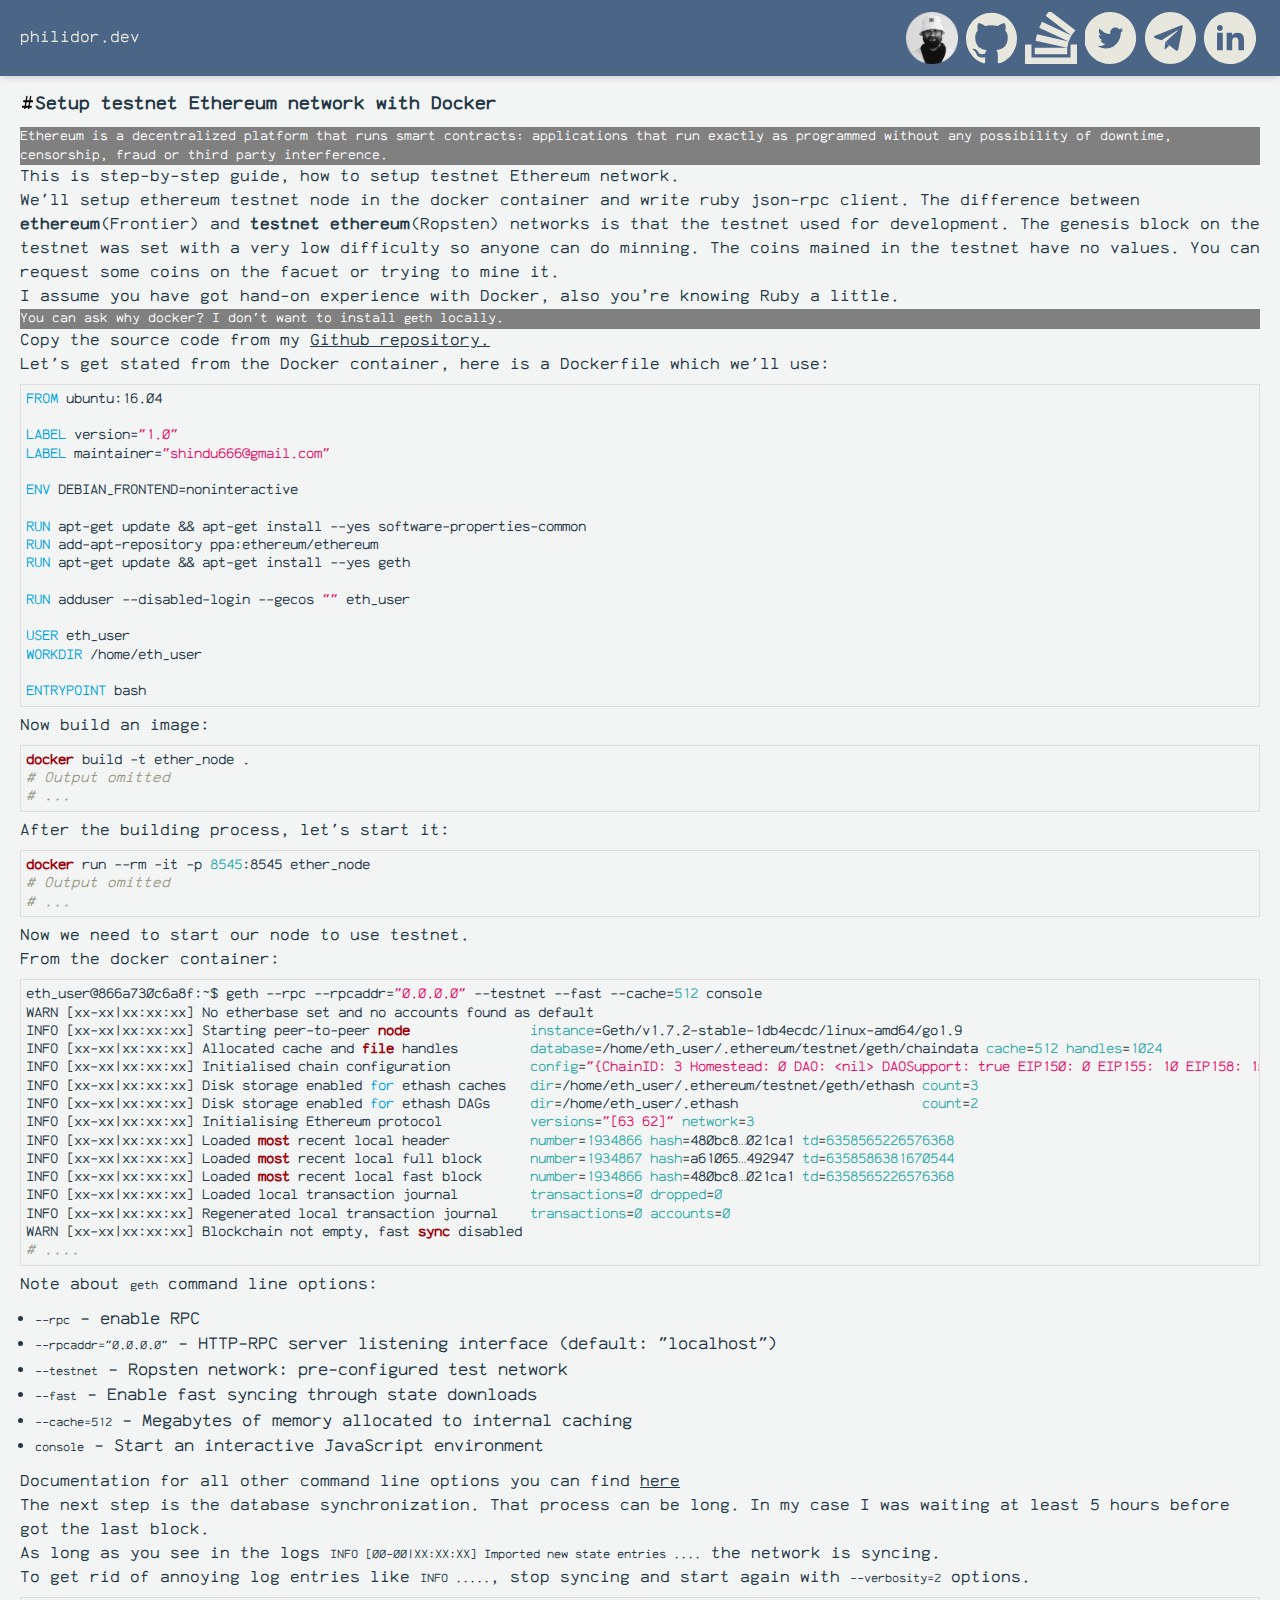
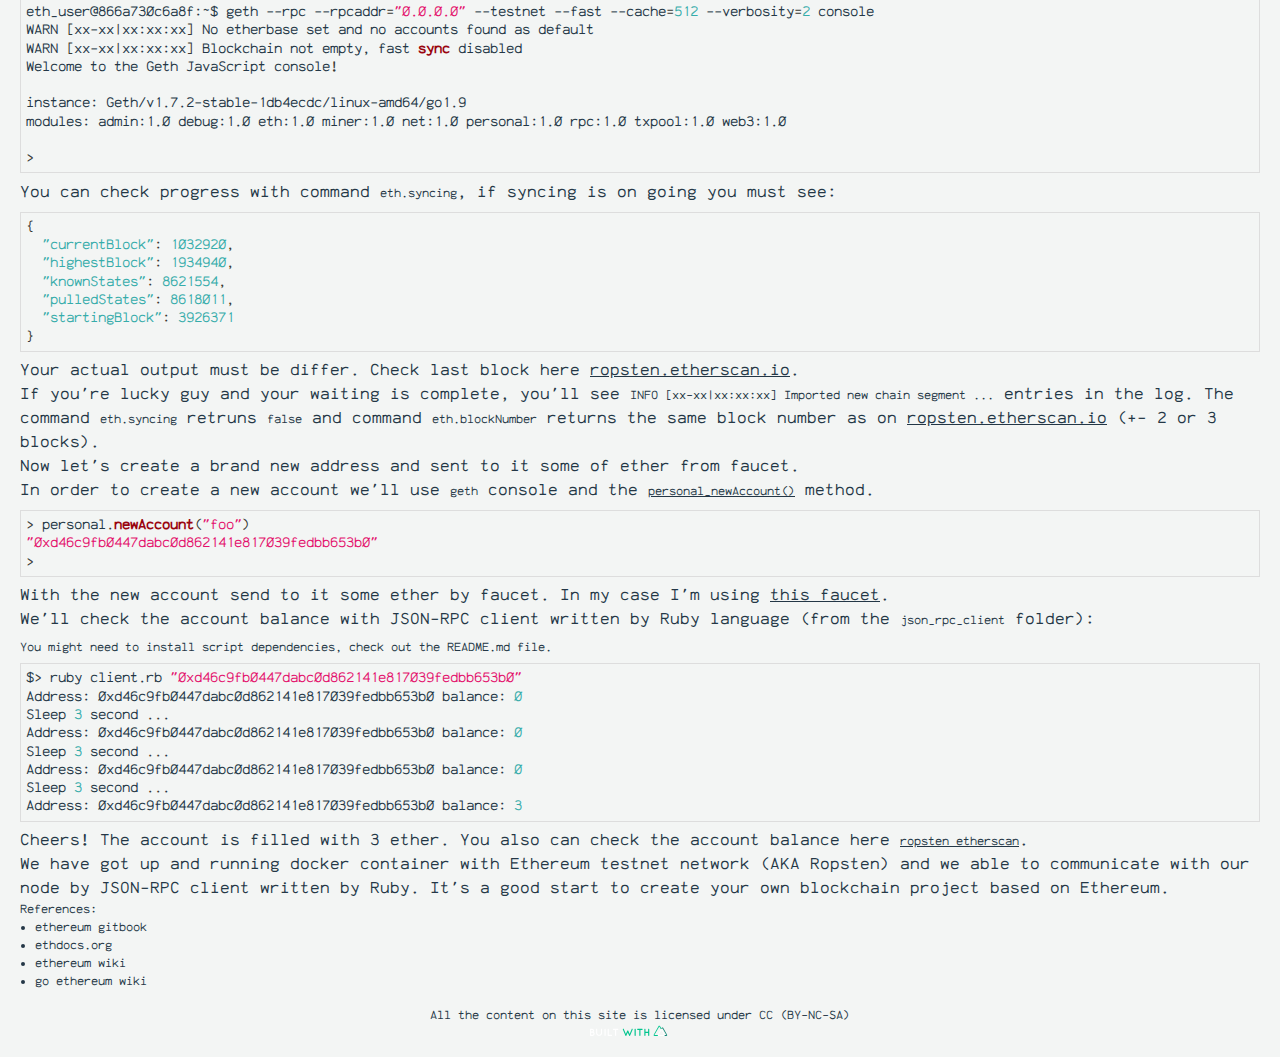
<file: blog/setup-testnet-ethereum-network-with-docker/index.html>
<!doctype html>
<html data-n-head-ssr>
  <head>
    <title>Setup testnet Ethereum network with Docker</title><meta data-n-head="ssr" charset="utf-8"><meta data-n-head="ssr" name="viewport" content="width=device-width,initial-scale=1"><meta data-n-head="ssr" name="theme-color" content="#4B6587"><meta data-n-head="ssr" property="og:title" content="Setup testnet Ethereum network with Docker"><meta data-n-head="ssr" property="og:description" content="This is step-by-step guide, how to setup testnet Ethereum network."><meta data-n-head="ssr" property="og:image" content="https://philidor.dev/posts/ethereum.jpg"><link data-n-head="ssr" rel="apple-touch-icon" sizes="180x180" href="/apple-touch-icon.png"><link data-n-head="ssr" rel="icon" type="image/png" sizes="32x32" href="/favicon-32x32.png"><link data-n-head="ssr" rel="icon" type="image/png" sizes="16x16" href="/favicon-16x16.png"><link data-n-head="ssr" rel="manifest" href="/site.webmanifest"><link data-n-head="ssr" rel="icon" type="image/x-icon" href="/favicon.ico"><link rel="preload" href="/_nuxt/40c199b.js" as="script"><link rel="preload" href="/_nuxt/339e023.js" as="script"><link rel="preload" href="/_nuxt/css/d194fe5.css" as="style"><link rel="preload" href="/_nuxt/b820847.js" as="script"><link rel="preload" href="/_nuxt/css/c2d66e2.css" as="style"><link rel="preload" href="/_nuxt/7a757dd.js" as="script"><link rel="preload" href="/_nuxt/css/449ff54.css" as="style"><link rel="preload" href="/_nuxt/99f074f.js" as="script"><link rel="stylesheet" href="/_nuxt/css/d194fe5.css"><link rel="stylesheet" href="/_nuxt/css/c2d66e2.css"><link rel="stylesheet" href="/_nuxt/css/449ff54.css"><link rel="preload" href="/_nuxt/static/1670571071/blog/setup-testnet-ethereum-network-with-docker/state.js" as="script"><link rel="preload" href="/_nuxt/static/1670571071/blog/setup-testnet-ethereum-network-with-docker/payload.js" as="script"><link rel="preload" href="/_nuxt/static/1670571071/manifest.js" as="script">
  </head>
  <body>
    <script data-n-head="ssr" data-hid="nuxt-color-mode-script" data-pbody="true">!function(){"use strict";var t=window,e=document,s=e.documentElement,a=["dark","light"],o=window.localStorage.getItem("nuxt-color-mode")||"system",c="system"===o?n():o,e=e.body.getAttribute("data-color-mode-forced");function r(e){e+="-mode";s.classList?s.classList.add(e):s.className+=" "+e}function l(e){return t.matchMedia("(prefers-color-scheme"+e+")")}function n(){if(t.matchMedia&&"not all"!==l("").media)for(var e of a)if(l(":"+e).matches)return e;return"light"}r(c=e?e:c),t.__NUXT_COLOR_MODE__={preference:o,value:c,getColorScheme:n,addClass:r,removeClass:function(e){e+="-mode";s.classList?s.classList.remove(e):s.className=s.className.replace(new RegExp(e,"g"),"")}}}()</script><div data-server-rendered="true" id="__nuxt"><!----><div id="__layout"><div class="pt-10 pt-15 sm:pt-20 lg:pt-20 md:pt-20 xl:pt-20"><div class="flex flex-col w-full"><div class="top-0 fixed w-full z-10 bg-header shadow-md"><div class="container mx-auto px-5"><div class="flex items-center py-2"><div class="w-1/2 text-white"><a href="/" class="nuxt-link-active">philidor.dev</a></div><div class="flex flex-row justify-end w-1/2"><div class="m-1 w-1/12"><a target="_blank" title="Hello!" href="#"><img src="/_nuxt/img/avatar.e680aeb.png" class="object-contain h-15 w-20"></a></div><div class="m-1 w-1/12"><a target="_blank" href="https://github.com/philidor-green"><img src="/_nuxt/img/github.c245266.svg" class="object-contain h-15 w-20"></a></div><div class="m-1 w-1/12"><a target="_blank" href="https://stackoverflow.com/users/2057388/%D0%97%D0%B5%D0%BB%D1%91%D0%BD%D1%8B%D0%B9?tab=profile"><img src="[data-uri]" class="object-contain h-15 w-20"></a></div><div class="m-1 w-1/12"><a target="_blank" href="https://twitter.com/shindu666"><img src="/_nuxt/img/twitter.8e3028d.svg" class="object-contain h-15 w-20"></a></div><div class="m-1 w-1/12"><a target="_blank" href="https://t.me/philidor_green"><img src="[data-uri]"></a></div><div class="m-1 w-1/12"><a target="_blank" href="https://www.linkedin.com/in/roman-kiselenko-583534201/"><img src="[data-uri]" class="object-contain h-15 w-20"></a></div></div></div></div></div><div class="container mx-auto px-5"><article class="container"><div class="nuxt-content"><h1 id="setup-testnet-ethereum-network-with-docker"><a href="#setup-testnet-ethereum-network-with-docker" aria-hidden="true" tabindex="-1"><span class="icon icon-link"></span></a>Setup testnet Ethereum network with Docker</h1>
<blockquote>
<p>Ethereum is a decentralized platform that runs smart contracts: applications that run exactly as programmed without any possibility of downtime, censorship, fraud or third party interference.</p>
</blockquote>
<p>This is step-by-step guide, how to setup testnet Ethereum network.</p>
<p>We'll setup ethereum testnet node in the docker container and write ruby json-rpc client.
The difference between <strong>ethereum</strong>(Frontier) and <strong>testnet ethereum</strong>(Ropsten) networks is that the testnet
used for development. The genesis block on the testnet was set with a very low difficulty so anyone can do minning.
The coins mained in the testnet have no values. You can request some coins on the facuet or trying to mine it.</p>
<p>I assume you have got hand-on experience with Docker, also you’re knowing Ruby a little.</p>
<blockquote>
<p>You can ask why docker? I don't want to install <code>geth</code> locally.</p>
</blockquote>
<p>Copy the source code from my <a href="https://github.com/philidor-green/Ethereum-Private-Network" rel="nofollow noopener noreferrer" target="_blank">Github repository.</a></p>
<p>Let's get stated from the Docker container, here is a Dockerfile which we'll use:</p>
<div class="nuxt-content-highlight"><pre class="line-numbers language-docker"><code><span class="token instruction"><span class="token keyword">FROM</span> ubuntu:16.04</span>

<span class="token instruction"><span class="token keyword">LABEL</span> version=<span class="token string">"1.0"</span></span>
<span class="token instruction"><span class="token keyword">LABEL</span> maintainer=<span class="token string">"shindu666@gmail.com"</span></span>

<span class="token instruction"><span class="token keyword">ENV</span> DEBIAN_FRONTEND=noninteractive</span>

<span class="token instruction"><span class="token keyword">RUN</span> apt-get update && apt-get install --yes software-properties-common</span>
<span class="token instruction"><span class="token keyword">RUN</span> add-apt-repository ppa:ethereum/ethereum</span>
<span class="token instruction"><span class="token keyword">RUN</span> apt-get update && apt-get install --yes geth</span>

<span class="token instruction"><span class="token keyword">RUN</span> adduser --disabled-login --gecos <span class="token string">""</span> eth_user</span>

<span class="token instruction"><span class="token keyword">USER</span> eth_user</span>
<span class="token instruction"><span class="token keyword">WORKDIR</span> /home/eth_user</span>

<span class="token instruction"><span class="token keyword">ENTRYPOINT</span> bash</span>
</code></pre></div>
<p>Now build an image:</p>
<div class="nuxt-content-highlight"><pre class="line-numbers language-shell"><code><span class="token function">docker</span> build <span class="token parameter variable">-t</span> ether_node <span class="token builtin class-name">.</span>
<span class="token comment"># Output omitted</span>
<span class="token comment"># ...</span>
</code></pre></div>
<p>After the building process, let's start it:</p>
<div class="nuxt-content-highlight"><pre class="line-numbers language-shell"><code><span class="token function">docker</span> run <span class="token parameter variable">--rm</span> <span class="token parameter variable">-it</span> <span class="token parameter variable">-p</span> <span class="token number">8545</span>:8545 ether_node
<span class="token comment"># Output omitted</span>
<span class="token comment"># ...</span>
</code></pre></div>
<p>Now we need to start our node to use testnet.</p>
<p>From the docker container:</p>
<div class="nuxt-content-highlight"><pre class="line-numbers language-shell"><code>eth_user@866a730c6a8f:~$ geth <span class="token parameter variable">--rpc</span> <span class="token parameter variable">--rpcaddr</span><span class="token operator">=</span><span class="token string">"0.0.0.0"</span> <span class="token parameter variable">--testnet</span> <span class="token parameter variable">--fast</span> <span class="token parameter variable">--cache</span><span class="token operator">=</span><span class="token number">512</span> console
WARN <span class="token punctuation">[</span>xx-xx<span class="token operator">|</span>xx:xx:xx<span class="token punctuation">]</span> No etherbase <span class="token builtin class-name">set</span> and no accounts found as default 
INFO <span class="token punctuation">[</span>xx-xx<span class="token operator">|</span>xx:xx:xx<span class="token punctuation">]</span> Starting peer-to-peer <span class="token function">node</span>               <span class="token assign-left variable">instance</span><span class="token operator">=</span>Geth/v1.7.2-stable-1db4ecdc/linux-amd64/go1.9
INFO <span class="token punctuation">[</span>xx-xx<span class="token operator">|</span>xx:xx:xx<span class="token punctuation">]</span> Allocated cache and <span class="token function">file</span> handles         <span class="token assign-left variable">database</span><span class="token operator">=</span>/home/eth_user/.ethereum/testnet/geth/chaindata <span class="token assign-left variable">cache</span><span class="token operator">=</span><span class="token number">512</span> <span class="token assign-left variable">handles</span><span class="token operator">=</span><span class="token number">1024</span>
INFO <span class="token punctuation">[</span>xx-xx<span class="token operator">|</span>xx:xx:xx<span class="token punctuation">]</span> Initialised chain configuration          <span class="token assign-left variable">config</span><span class="token operator">=</span><span class="token string">"{ChainID: 3 Homestead: 0 DAO: &lt;nil> DAOSupport: true EIP150: 0 EIP155: 10 EIP158: 10 Byzantium: 1700000 Engine: ethash}"</span>
INFO <span class="token punctuation">[</span>xx-xx<span class="token operator">|</span>xx:xx:xx<span class="token punctuation">]</span> Disk storage enabled <span class="token keyword">for</span> ethash caches   <span class="token assign-left variable">dir</span><span class="token operator">=</span>/home/eth_user/.ethereum/testnet/geth/ethash <span class="token assign-left variable">count</span><span class="token operator">=</span><span class="token number">3</span>
INFO <span class="token punctuation">[</span>xx-xx<span class="token operator">|</span>xx:xx:xx<span class="token punctuation">]</span> Disk storage enabled <span class="token keyword">for</span> ethash DAGs     <span class="token assign-left variable">dir</span><span class="token operator">=</span>/home/eth_user/.ethash                       <span class="token assign-left variable">count</span><span class="token operator">=</span><span class="token number">2</span>
INFO <span class="token punctuation">[</span>xx-xx<span class="token operator">|</span>xx:xx:xx<span class="token punctuation">]</span> Initialising Ethereum protocol           <span class="token assign-left variable">versions</span><span class="token operator">=</span><span class="token string">"[63 62]"</span> <span class="token assign-left variable">network</span><span class="token operator">=</span><span class="token number">3</span>
INFO <span class="token punctuation">[</span>xx-xx<span class="token operator">|</span>xx:xx:xx<span class="token punctuation">]</span> Loaded <span class="token function">most</span> recent <span class="token builtin class-name">local</span> header          <span class="token assign-left variable">number</span><span class="token operator">=</span><span class="token number">1934866</span> <span class="token assign-left variable">hash</span><span class="token operator">=</span>480bc8…021ca1 <span class="token assign-left variable">td</span><span class="token operator">=</span><span class="token number">6358565226576368</span>
INFO <span class="token punctuation">[</span>xx-xx<span class="token operator">|</span>xx:xx:xx<span class="token punctuation">]</span> Loaded <span class="token function">most</span> recent <span class="token builtin class-name">local</span> full block      <span class="token assign-left variable">number</span><span class="token operator">=</span><span class="token number">1934867</span> <span class="token assign-left variable">hash</span><span class="token operator">=</span>a61065…492947 <span class="token assign-left variable">td</span><span class="token operator">=</span><span class="token number">6358586381670544</span>
INFO <span class="token punctuation">[</span>xx-xx<span class="token operator">|</span>xx:xx:xx<span class="token punctuation">]</span> Loaded <span class="token function">most</span> recent <span class="token builtin class-name">local</span> fast block      <span class="token assign-left variable">number</span><span class="token operator">=</span><span class="token number">1934866</span> <span class="token assign-left variable">hash</span><span class="token operator">=</span>480bc8…021ca1 <span class="token assign-left variable">td</span><span class="token operator">=</span><span class="token number">6358565226576368</span>
INFO <span class="token punctuation">[</span>xx-xx<span class="token operator">|</span>xx:xx:xx<span class="token punctuation">]</span> Loaded <span class="token builtin class-name">local</span> transaction journal         <span class="token assign-left variable">transactions</span><span class="token operator">=</span><span class="token number">0</span> <span class="token assign-left variable">dropped</span><span class="token operator">=</span><span class="token number">0</span>
INFO <span class="token punctuation">[</span>xx-xx<span class="token operator">|</span>xx:xx:xx<span class="token punctuation">]</span> Regenerated <span class="token builtin class-name">local</span> transaction journal    <span class="token assign-left variable">transactions</span><span class="token operator">=</span><span class="token number">0</span> <span class="token assign-left variable">accounts</span><span class="token operator">=</span><span class="token number">0</span>
WARN <span class="token punctuation">[</span>xx-xx<span class="token operator">|</span>xx:xx:xx<span class="token punctuation">]</span> Blockchain not empty, fast <span class="token function">sync</span> disabled 
<span class="token comment"># ....</span>
</code></pre></div>
<p>Note about <code>geth</code> command line options:</p>
<ul>
<li><code>--rpc</code> - enable RPC</li>
<li><code>--rpcaddr="0.0.0.0"</code> - HTTP-RPC server listening interface (default: "localhost")</li>
<li><code>--testnet</code> - Ropsten network: pre-configured test network</li>
<li><code>--fast</code> - Enable fast syncing through state downloads</li>
<li><code>--cache=512</code> - Megabytes of memory allocated to internal caching</li>
<li><code>console</code> - Start an interactive JavaScript environment</li>
</ul>
<p>Documentation for all other command line options you can find <a href="https://github.com/ethereum/go-ethereum/wiki/Command-Line-Options" rel="nofollow noopener noreferrer" target="_blank">here</a></p>
<p>The next step is the database synchronization.
That process can be long. In my case I was waiting at least 5 hours before got the last block.</p>
<p>As long as you see in the logs <code>INFO [00-00|XX:XX:XX] Imported new state entries ....</code> the network is syncing.</p>
<p>To get rid of annoying log entries like <code>INFO .....</code>, stop syncing and start again with <code>--verbosity=2</code> options.</p>
<div class="nuxt-content-highlight"><pre class="line-numbers language-shell"><code>eth_user@866a730c6a8f:~$ geth <span class="token parameter variable">--rpc</span> <span class="token parameter variable">--rpcaddr</span><span class="token operator">=</span><span class="token string">"0.0.0.0"</span> <span class="token parameter variable">--testnet</span> <span class="token parameter variable">--fast</span> <span class="token parameter variable">--cache</span><span class="token operator">=</span><span class="token number">512</span> <span class="token parameter variable">--verbosity</span><span class="token operator">=</span><span class="token number">2</span> console
WARN <span class="token punctuation">[</span>xx-xx<span class="token operator">|</span>xx:xx:xx<span class="token punctuation">]</span> No etherbase <span class="token builtin class-name">set</span> and no accounts found as default 
WARN <span class="token punctuation">[</span>xx-xx<span class="token operator">|</span>xx:xx:xx<span class="token punctuation">]</span> Blockchain not empty, fast <span class="token function">sync</span> disabled 
Welcome to the Geth JavaScript console<span class="token operator">!</span>

instance: Geth/v1.7.2-stable-1db4ecdc/linux-amd64/go1.9
modules: admin:1.0 debug:1.0 eth:1.0 miner:1.0 net:1.0 personal:1.0 rpc:1.0 txpool:1.0 web3:1.0

<span class="token operator">></span> 
</code></pre></div>
<p>You can check progress with command <code>eth.syncing</code>, if syncing is on going you must see:</p>
<div class="nuxt-content-highlight"><pre class="line-numbers language-js"><code><span class="token punctuation">{</span>                         
  <span class="token string-property property">"currentBlock"</span><span class="token operator">:</span> <span class="token number">1032920</span><span class="token punctuation">,</span>  
  <span class="token string-property property">"highestBlock"</span><span class="token operator">:</span> <span class="token number">1934940</span><span class="token punctuation">,</span>  
  <span class="token string-property property">"knownStates"</span><span class="token operator">:</span> <span class="token number">8621554</span><span class="token punctuation">,</span>   
  <span class="token string-property property">"pulledStates"</span><span class="token operator">:</span> <span class="token number">8618011</span><span class="token punctuation">,</span>  
  <span class="token string-property property">"startingBlock"</span><span class="token operator">:</span> <span class="token number">3926371</span>  
<span class="token punctuation">}</span> 
</code></pre></div>
<p>Your actual output must be differ. Check last block here <a href="https://ropsten.etherscan.io/" rel="nofollow noopener noreferrer" target="_blank">ropsten.etherscan.io</a>.</p>
<p>If you're lucky guy and your waiting is complete, you'll see <code>INFO [xx-xx|xx:xx:xx] Imported new chain segment  ...</code> entries in the log.
The command <code>eth.syncing</code> retruns <code>false</code> and command <code>eth.blockNumber</code> returns the same block number as on <a href="https://ropsten.etherscan.io/" rel="nofollow noopener noreferrer" target="_blank">ropsten.etherscan.io</a> (+- 2 or 3 blocks).</p>
<p>Now let's create a brand new address and sent to it some of ether from faucet.</p>
<p>In order to create a new account we'll use <code>geth</code> console and the <a href="https://github.com/ethereum/go-ethereum/wiki/Management-APIs#personal_newaccount" rel="nofollow noopener noreferrer" target="_blank"><code>personal_newAccount()</code></a> method.</p>
<div class="nuxt-content-highlight"><pre class="line-numbers language-js"><code><span class="token operator">></span> personal<span class="token punctuation">.</span><span class="token method function property-access">newAccount</span><span class="token punctuation">(</span><span class="token string">"foo"</span><span class="token punctuation">)</span>
<span class="token string">"0xd46c9fb0447dabc0d862141e817039fedbb653b0"</span>
<span class="token operator">></span>
</code></pre></div>
<p>With the new account send to it some ether by faucet. In my case I'm using <a href="http://faucet.ropsten.be:3001/" rel="nofollow noopener noreferrer" target="_blank">this faucet</a>.</p>
<p>We'll check the account balance with JSON-RPC client written by Ruby language (from the <code>json_rpc_client</code> folder):</p>
<p><sub> You might need to install script dependencies, check out the README.md file. </sub></p>
<div class="nuxt-content-highlight"><pre class="line-numbers language-shell"><code>$<span class="token operator">></span> ruby client.rb <span class="token string">"0xd46c9fb0447dabc0d862141e817039fedbb653b0"</span>
Address: 0xd46c9fb0447dabc0d862141e817039fedbb653b0 balance: <span class="token number">0</span>
Sleep <span class="token number">3</span> second <span class="token punctuation">..</span>.
Address: 0xd46c9fb0447dabc0d862141e817039fedbb653b0 balance: <span class="token number">0</span>
Sleep <span class="token number">3</span> second <span class="token punctuation">..</span>.
Address: 0xd46c9fb0447dabc0d862141e817039fedbb653b0 balance: <span class="token number">0</span>
Sleep <span class="token number">3</span> second <span class="token punctuation">..</span>.
Address: 0xd46c9fb0447dabc0d862141e817039fedbb653b0 balance: <span class="token number">3</span>
</code></pre></div>
<p>Cheers! The account is filled with 3 ether. You also can check the account balance here <a href="https://ropsten.etherscan.io/" rel="nofollow noopener noreferrer" target="_blank"><code>ropsten etherscan</code></a>.</p>
<p>We have got up and running docker container with Ethereum testnet network (AKA Ropsten) and we able to
communicate with our node by JSON-RPC client written by Ruby.
It's a good start to create your own blockchain project based on Ethereum.</p></div><p class="text-xs text-lightslategray-200">References:</p><ul class="list-disc text-xs text-lightslategray-200"><li><a href="https://ethereum.gitbooks.io/frontier-guide/content/index.html">ethereum gitbook</a></li><li><a href="http://www.ethdocs.org/en/latest/introduction/index.html">ethdocs.org</a></li><li><a href="https://github.com/ethereum/wiki/wiki">ethereum wiki</a></li><li><a href="https://github.com/ethereum/go-ethereum/wiki">go ethereum wiki</a></li></ul></article><div class="flex flex-col items-center py-4 text-xs text-lightslategray-400"><div class="flex"><a target="_blank" href="https://creativecommons.org/licenses/by-nc-sa/4.0/">All the content on this site is licensed under  CC (BY-NC-SA)</a></div><div class="flex"><a target="_blank" href="https://content.nuxtjs.org/"><svg xmlns="http://www.w3.org/2000/svg" width="100" viewBox="0 0 1360 200" class="h-4 dark-img"><g fill="none" fill-rule="evenodd"><path d="M752.09356 137.76c-1.4858 1.49334-3.2966 2.24-5.43244 2.24-2.13584 0-3.94663-.74666-5.43243-2.24-1.4858-1.49334-2.22869-3.31332-2.22869-5.46V49.7c0-2.14668.74289-3.96666 2.22869-5.46 1.4858-1.49334 3.2966-2.24 5.43243-2.24 2.13584 0 3.96985.74666 5.50208 2.24 1.53223 1.49334 2.29834 3.31332 2.29834 5.46v33.6h36.07692V49.7c0-2.14668.7429-3.96666 2.2287-5.46 1.4858-1.49334 3.29659-2.24 5.43242-2.24 2.13584 0 3.96985.74666 5.50208 2.24C805.2339 45.73334 806 47.55332 806 49.7v82.6c0 2.14668-.7661 3.96666-2.29834 5.46-1.53223 1.49334-3.36624 2.24-5.50208 2.24-2.13583 0-3.94663-.74666-5.43243-2.24-1.4858-1.49334-2.22869-3.31332-2.22869-5.46V98.7h-36.07692v33.6c0 2.14668-.78932 3.96666-2.36798 5.46zM713.76536 44.24C715.25513 45.73334 716 47.55332 716 49.7s-.76815 3.99-2.30447 5.53-3.32867 2.31-5.3771 2.31h-22.2067v74.76c0 2.14668-.74487 3.96666-2.23463 5.46-1.48977 1.49334-3.3054 2.24-5.44693 2.24-2.14154 0-3.95716-.74666-5.44693-2.24-1.48977-1.49334-2.23464-3.31332-2.23464-5.46V57.54h-22.06704c-2.14153 0-3.95716-.77-5.44692-2.31C641.74487 53.69 641 51.84668 641 49.7c0-2.14668.74487-3.96666 2.23464-5.46 1.48976-1.49334 3.30539-2.24 5.44692-2.24h59.63688c2.14153 0 3.95716.74666 5.44692 2.24zM606 49.7c0-2.14668.76876-3.96666 2.3063-5.46 1.53755-1.49334 3.4114-2.24 5.62163-2.24 2.21022 0 4.1081.74666 5.6937 2.24C621.20721 45.73334 622 47.55332 622 49.7v82.6c0 2.14668-.79278 3.96666-2.37838 5.46s-3.48347 2.24-5.6937 2.24c-2.21021 0-4.08407-.74666-5.62161-2.24C606.76876 136.26666 606 134.44668 606 132.3V49.7zM492.36045 138.59978l-1.1209.84013h-.14011c-.28023 0-.70057.14002-1.26102.42007h-.42034c-.28023.09335-.72392.14002-1.33108.14002s-1.05084-.04667-1.33107-.14002h-.42034c-.56046-.1867-.88738-.30338-.9808-.35006-.0934-.04667-.25687-.11668-.49039-.21003-.23352-.09335-.5838-.32671-1.05085-.7001h-.1401c-.37365-.28005-.74728-.6301-1.12091-1.05017-.37364-.42007-.65386-.72344-.84068-.91014v-.14002c-.09341-.09335-.21017-.30338-.35028-.6301-.14012-.32672-.25688-.53675-.35029-.6301l-34.46782-81.63262c-.74727-1.96031-.72392-3.9206.07006-5.8809.79398-1.96032 2.17174-3.31385 4.13333-4.06063 1.86819-.84014 3.8064-.86348 5.8147-.07001 2.0083.79345 3.38606 2.17032 4.13333 4.13063l27.46217 64.83003 18.07459-42.98665c1.30773-3.17384 3.71298-4.76074 7.21582-4.76074 3.50285 0 5.9548 1.5869 7.35594 4.76074l18.07459 42.98665 27.32205-64.83003c.84068-1.9603 2.2418-3.33718 4.2034-4.13063 1.96159-.79347 3.92315-.79347 5.88474 0 1.9616.79345 3.33936 2.19366 4.13334 4.20064.79398 2.007.77063 3.94394-.07006 5.8109l-34.3277 81.63262c-.18682.74679-.70056 1.49356-1.54125 2.24035 0 .09335-.0467.23337-.14011.42006-.37364.1867-.70056.42007-.9808.70011h-.1401l-1.26102.84013h-.14012c-.0934 0-.18681.02334-.28022.07001-.09341.04668-.42034.16336-.9808.35006h-.28022c-.28023.09335-.72392.14002-1.33108.14002-.60715 0-1.05084-.04667-1.33107-.14002h-.42034c-.56045-.1867-.88738-.30338-.98079-.35006-.0934-.04667-.25687-.09334-.4904-.14002-.23352-.04667-.5838-.30337-1.05084-.77012h-.14012c-.84068-.56009-1.44783-1.21351-1.82147-1.9603-.37363-.1867-.65386-.65343-.84068-1.40022l-18.35481-43.4067-18.35482 43.4067c-.0934.28005-.28022.7001-.56045 1.2602l-.98079.98015c0 .09335-.0467.23337-.14011.42006-.18682.09335-.46704.32672-.84068.70011h-.28023z" fill="#00C48D" fill-rule="nonzero"></path> <path d="M383.76536 44.24C385.25513 45.73334 386 47.55332 386 49.7s-.76815 3.99-2.30447 5.53-3.32867 2.31-5.3771 2.31h-22.2067v74.76c0 2.14668-.74487 3.96666-2.23464 5.46-1.48976 1.49334-3.30539 2.24-5.44692 2.24-2.14154 0-3.95716-.74666-5.44693-2.24-1.48977-1.49334-2.23464-3.31332-2.23464-5.46V57.54h-22.06704c-2.14153 0-3.95716-.77-5.44692-2.31C311.74487 53.69 311 51.84668 311 49.7c0-2.14668.74487-3.96666 2.23464-5.46 1.48976-1.49334 3.30539-2.24 5.44692-2.24h59.63688c2.14153 0 3.95716.74666 5.44692 2.24zM247.67735 140c-2.14037 0-3.955-.74666-5.44394-2.24C240.74446 136.26666 240 134.44668 240 132.3V49.7c0-2.14668.74446-3.96666 2.23341-5.46s3.30357-2.24 5.44394-2.24c2.14036 0 3.97825.74666 5.51373 2.24 1.53547 1.49334 2.3032 3.31332 2.3032 5.46v74.76h37.82837c2.0473 0 3.83867.77 5.37415 2.31 1.53547 1.54 2.3032 3.35999 2.3032 5.46s-.76773 3.92-2.3032 5.46c-1.53548 1.54-3.32684 2.31-5.37415 2.31h-45.6453zM197 49.7c0-2.14668.76876-3.96666 2.3063-5.46 1.53755-1.49334 3.4114-2.24 5.62163-2.24 2.21022 0 4.1081.74666 5.6937 2.24C212.2072 45.73334 213 47.55332 213 49.7v82.6c0 2.14668-.79279 3.96666-2.37838 5.46-1.5856 1.49334-3.48347 2.24-5.6937 2.24-2.21021 0-4.08407-.74666-5.62161-2.24C197.76876 136.26666 197 134.44668 197 132.3V49.7zM164 98.54c0 11.10672-3.9472 20.62663-11.8417 28.56-7.8945 7.93337-17.44717 11.9-28.6583 11.9s-20.7638-3.9433-28.6583-11.83C86.9472 119.2833 83 109.74006 83 98.54V48.7c0-2.14668.7474-3.96666 2.24221-5.46 1.49482-1.49334 3.3166-2.24 5.4654-2.24 2.1488 0 3.99394.74666 5.53547 2.24 1.54153 1.49334 2.31228 3.31332 2.31228 5.46v49.84c0 6.81337 2.42905 12.66998 7.2872 17.57 4.85816 4.90002 10.74391 7.35 17.65744 7.35 6.91353 0 12.79928-2.42664 17.65744-7.28 4.85815-4.85336 7.2872-10.7333 7.2872-17.64V48.7c0-2.14668.77075-3.96666 2.31228-5.46 1.54153-1.49334 3.38667-2.24 5.53547-2.24s3.97058.74666 5.4654 2.24C163.2526 44.73334 164 46.55332 164 48.7v49.84zM8.26 140l-.14-.14c-.09333 0-.23333.04667-.42.14-2.14668 0-3.96666-.74666-5.46-2.24C.74666 136.26666 0 134.44668 0 132.3V49.7c0-2.14668.74666-3.96666 2.24-5.46C3.73334 42.74666 5.55332 42 7.7 42h19.88c7.37337 0 13.64997 2.58997 18.83 7.77 5.18003 5.18003 7.77 11.0833 7.77 17.71 0 6.6267-1.77332 12.31998-5.32 17.08 4.29335 2.70668 7.72332 6.29998 10.29 10.78 2.56668 4.48002 3.85 9.3333 3.85 14.56 0 8.3067-2.91664 15.39997-8.75 21.28-5.83336 5.88003-12.9033 8.82-21.21 8.82H8.26zm7.28-82.46v22.4h12.04c3.08002 0 5.69332-1.11999 7.84-3.36s3.22-4.89998 3.22-7.98-1.07332-5.69332-3.22-7.84-4.75998-3.22-7.84-3.22H15.54zm0 37.94v28.98h17.5c4.01335-.09333 7.41999-1.53999 10.22-4.34 2.80001-2.80001 4.2-6.20665 4.2-10.22 0-4.01335-1.39999-7.39665-4.2-10.15-2.80001-2.75335-6.20665-4.17667-10.22-4.27h-17.5z" fill="#FFF" fill-rule="nonzero"></path> <g fill-rule="nonzero" transform="translate(865)"><path d="M105.41346 38.55829l-6.33111 11.13597-21.65186-38.0943-66.46753 116.92767h45.00297c0 6.15023 4.90828 11.13597 10.96296 11.13597H10.96296c-3.91631 0-7.5348-2.12357-9.49262-5.5689-1.95783-3.44535-1.95763-7.6899.00052-11.13505L67.9384 6.03198c1.9583-3.44565 5.57756-5.5683 9.49438-5.5683 3.91681 0 7.53608 2.12265 9.49438 5.5683l18.4863 32.52631z" fill="#00C58E"></path> <path d="M153.3947 122.95965l-41.65013-73.2654-6.33111-11.13596-6.33111 11.13597-41.64556 73.26539c-1.95816 3.44515-1.95836 7.6897-.00053 11.13504 1.95783 3.44534 5.57632 5.56891 9.49263 5.56891h76.96c3.91713 0 7.5371-2.12126 9.49605-5.5669 1.95895-3.44564 1.95918-7.69118.00062-11.13705h.00913zm-86.46581 5.56798l38.48457-67.6974 38.47543 67.6974h-76.96z" fill="#FFF"></path> <path d="M183.17284 134.09562c-1.95797 3.44482-5.57616 5.56798-9.4921 5.56798H143.8889c6.05468 0 10.96296-4.98574 10.96296-11.13597h18.80605l-53.36222-93.88085-8.55111 15.04748-6.33111-11.13597 5.39012-9.4795c1.9583-3.44565 5.57757-5.5683 9.49438-5.5683 3.91682 0 7.53609 2.12265 9.49439 5.5683l53.38049 93.88086c1.95834 3.44548 1.95834 7.69049 0 11.13597z" fill="#108775"></path></g></g></svg></a></div></div></div></div></div></div></div><script defer src="/_nuxt/static/1670571071/blog/setup-testnet-ethereum-network-with-docker/state.js"></script><script src="/_nuxt/40c199b.js" defer></script><script src="/_nuxt/99f074f.js" defer></script><script src="/_nuxt/339e023.js" defer></script><script src="/_nuxt/b820847.js" defer></script><script src="/_nuxt/7a757dd.js" defer></script>
  </body>
</html>
</file>
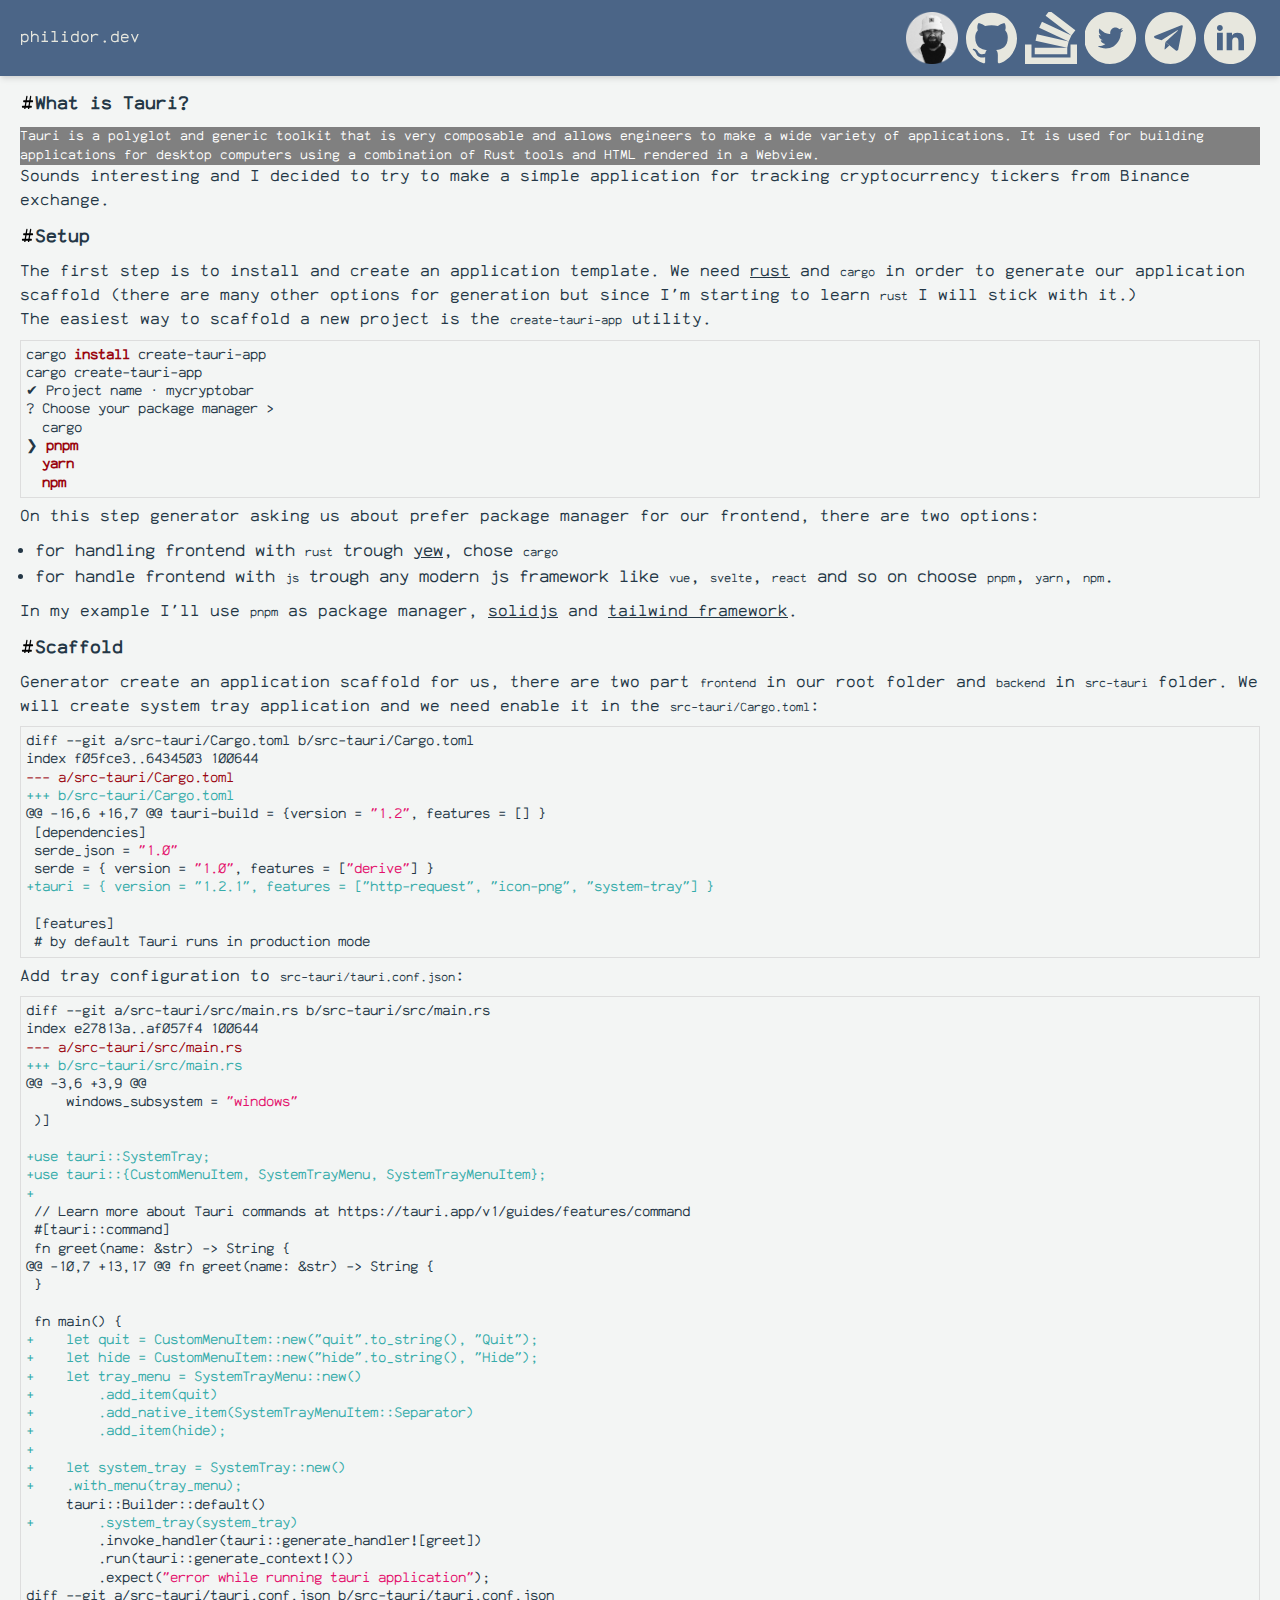
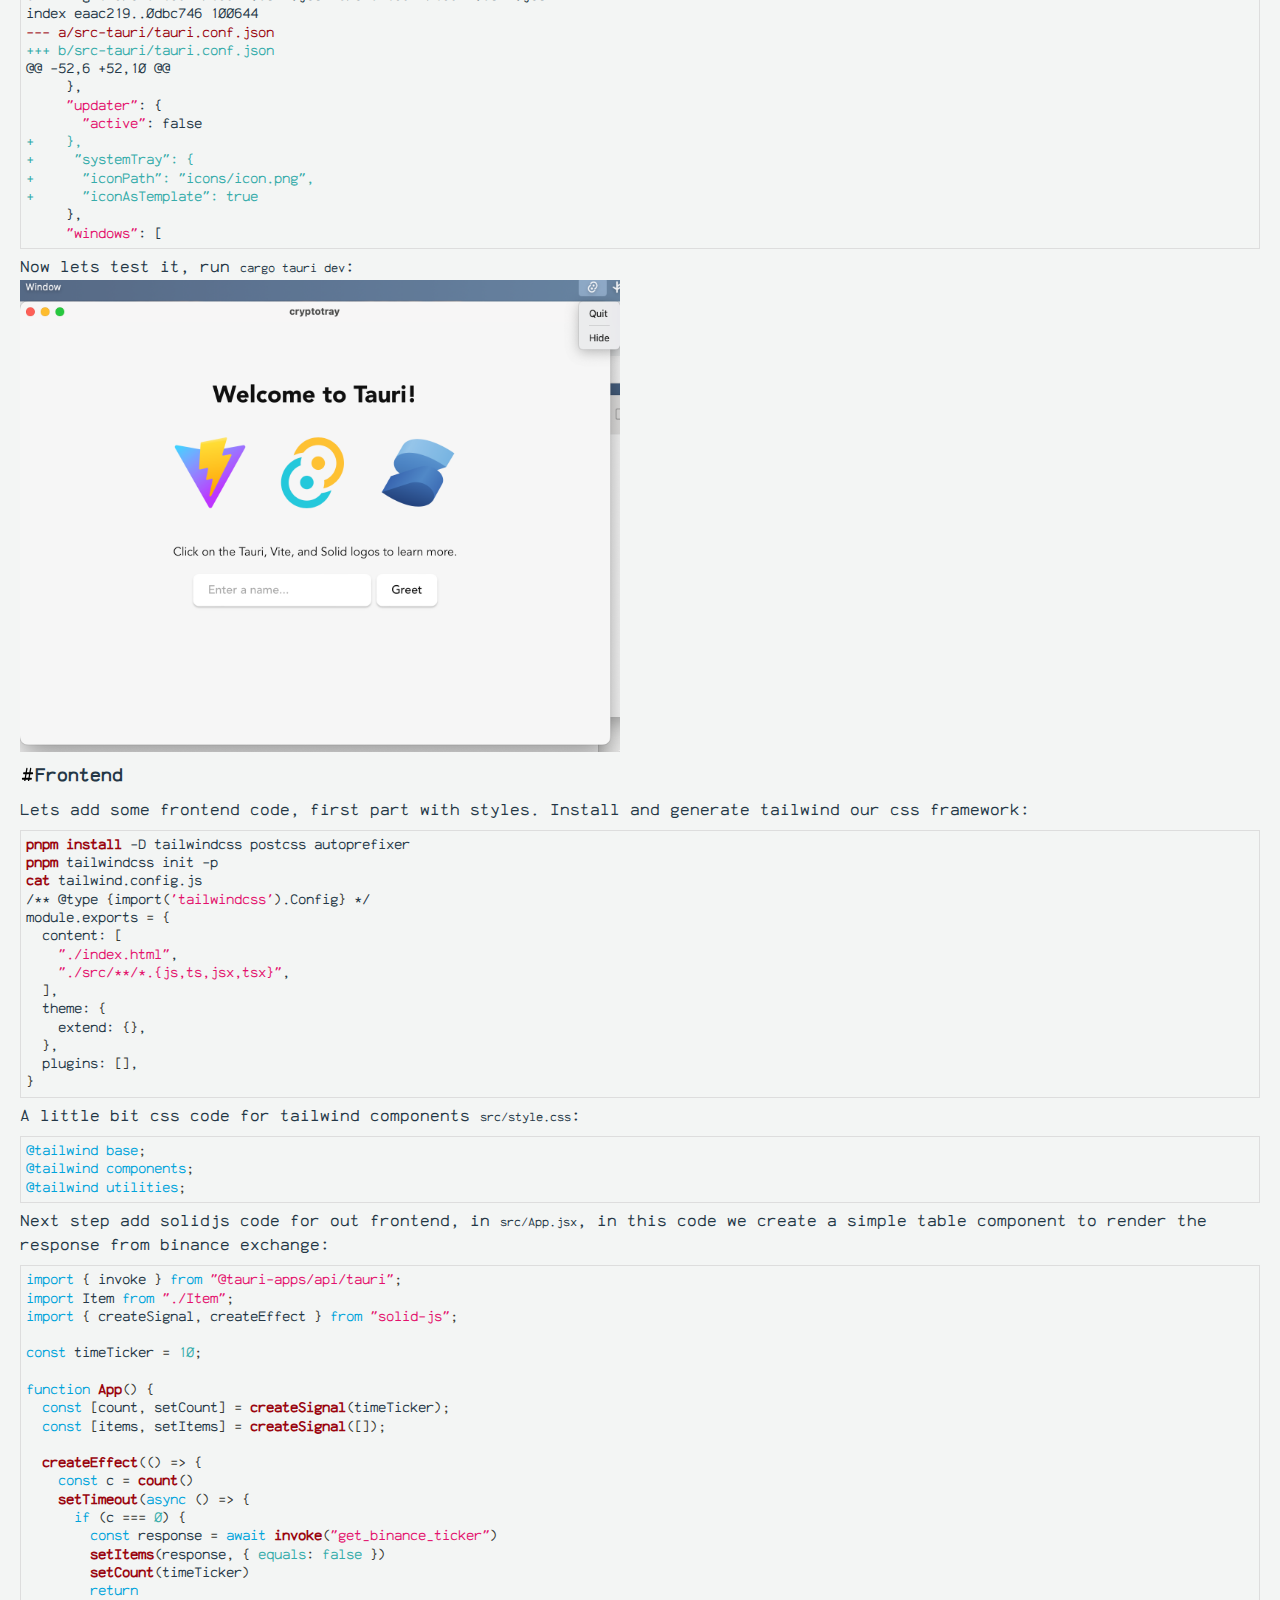
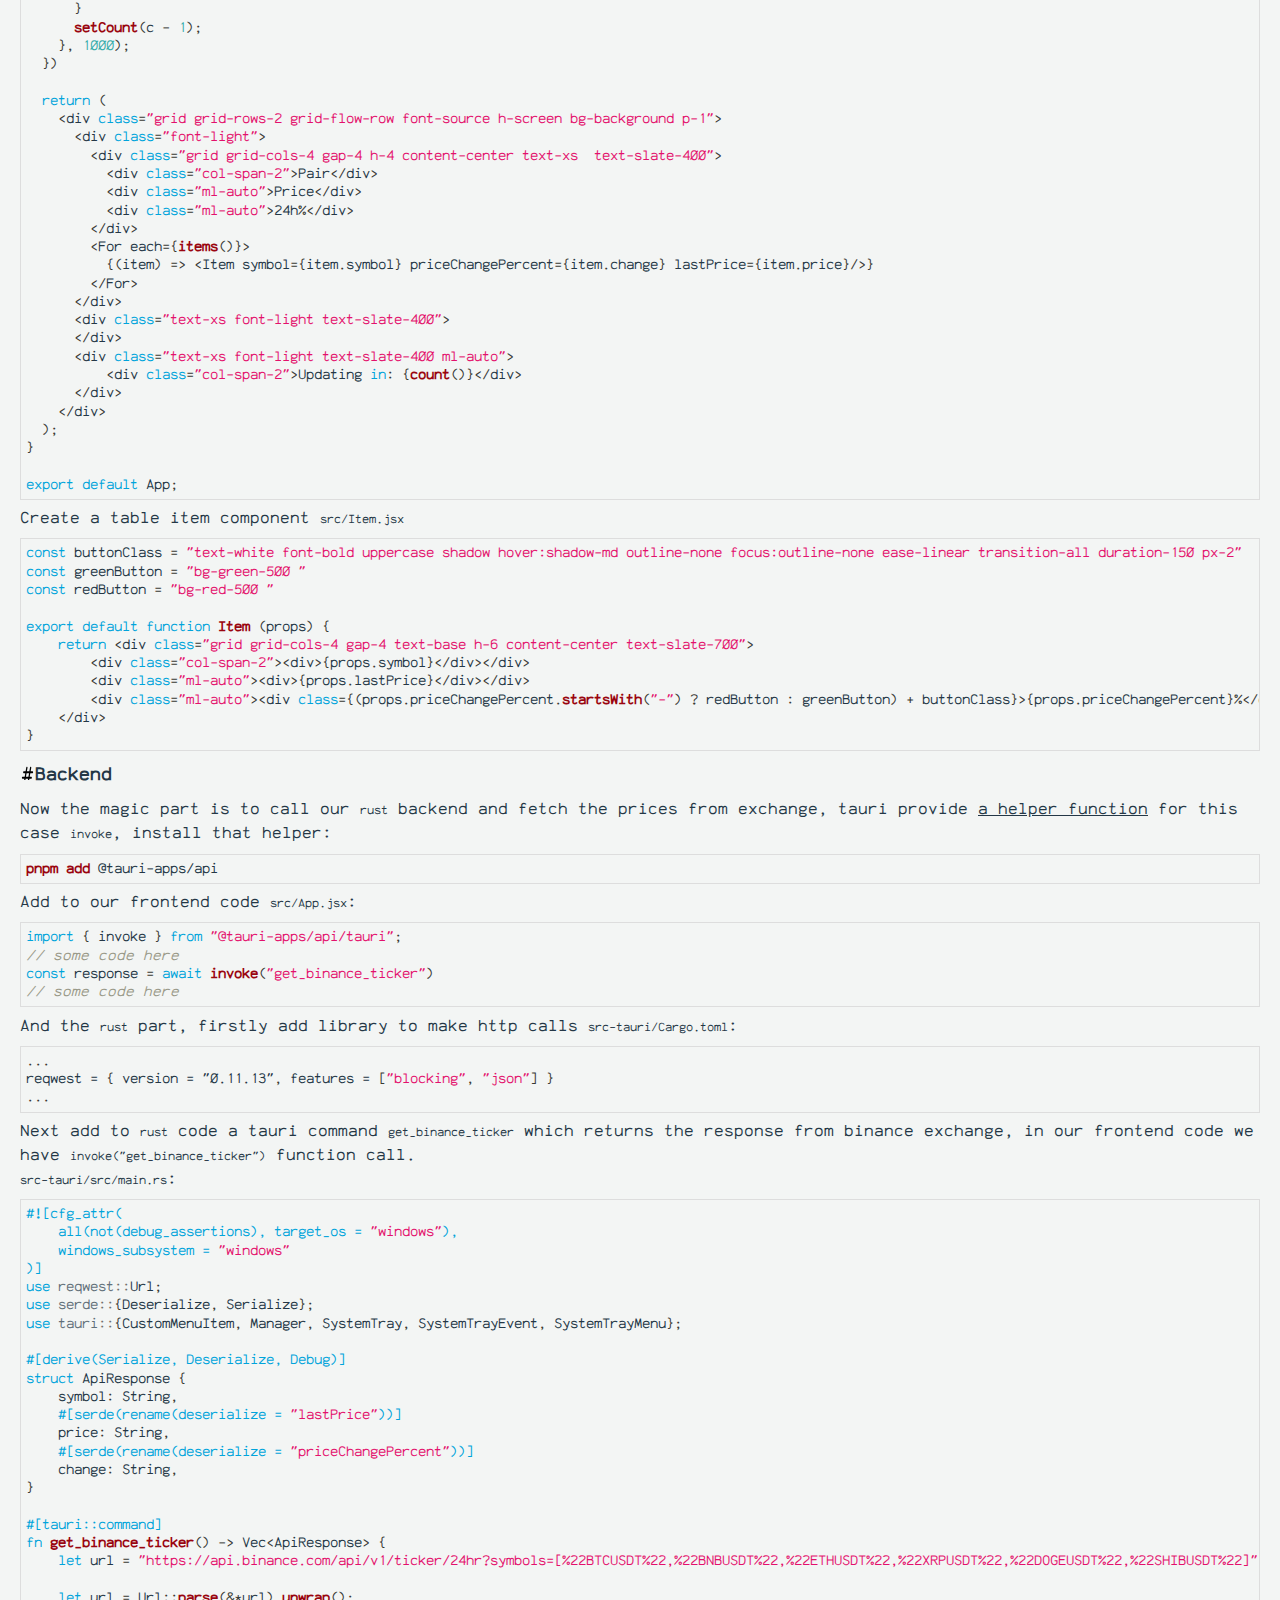
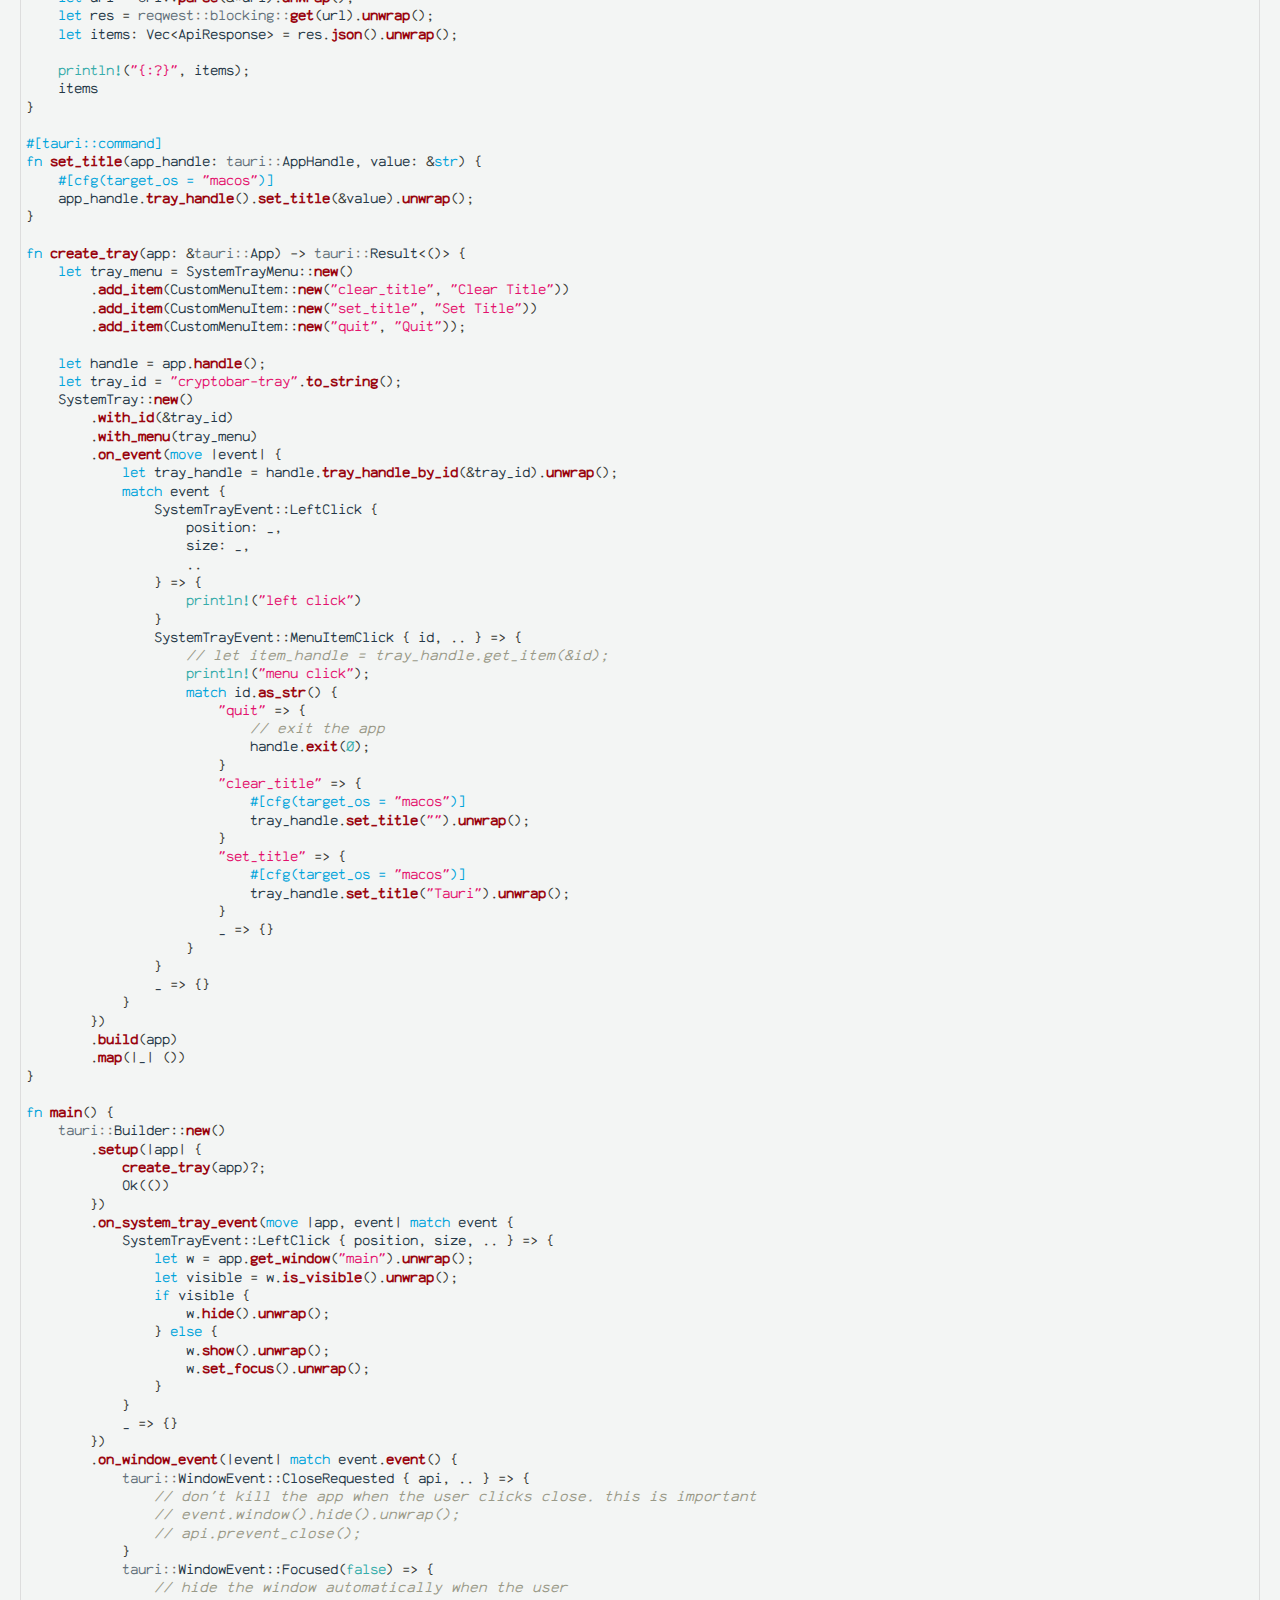
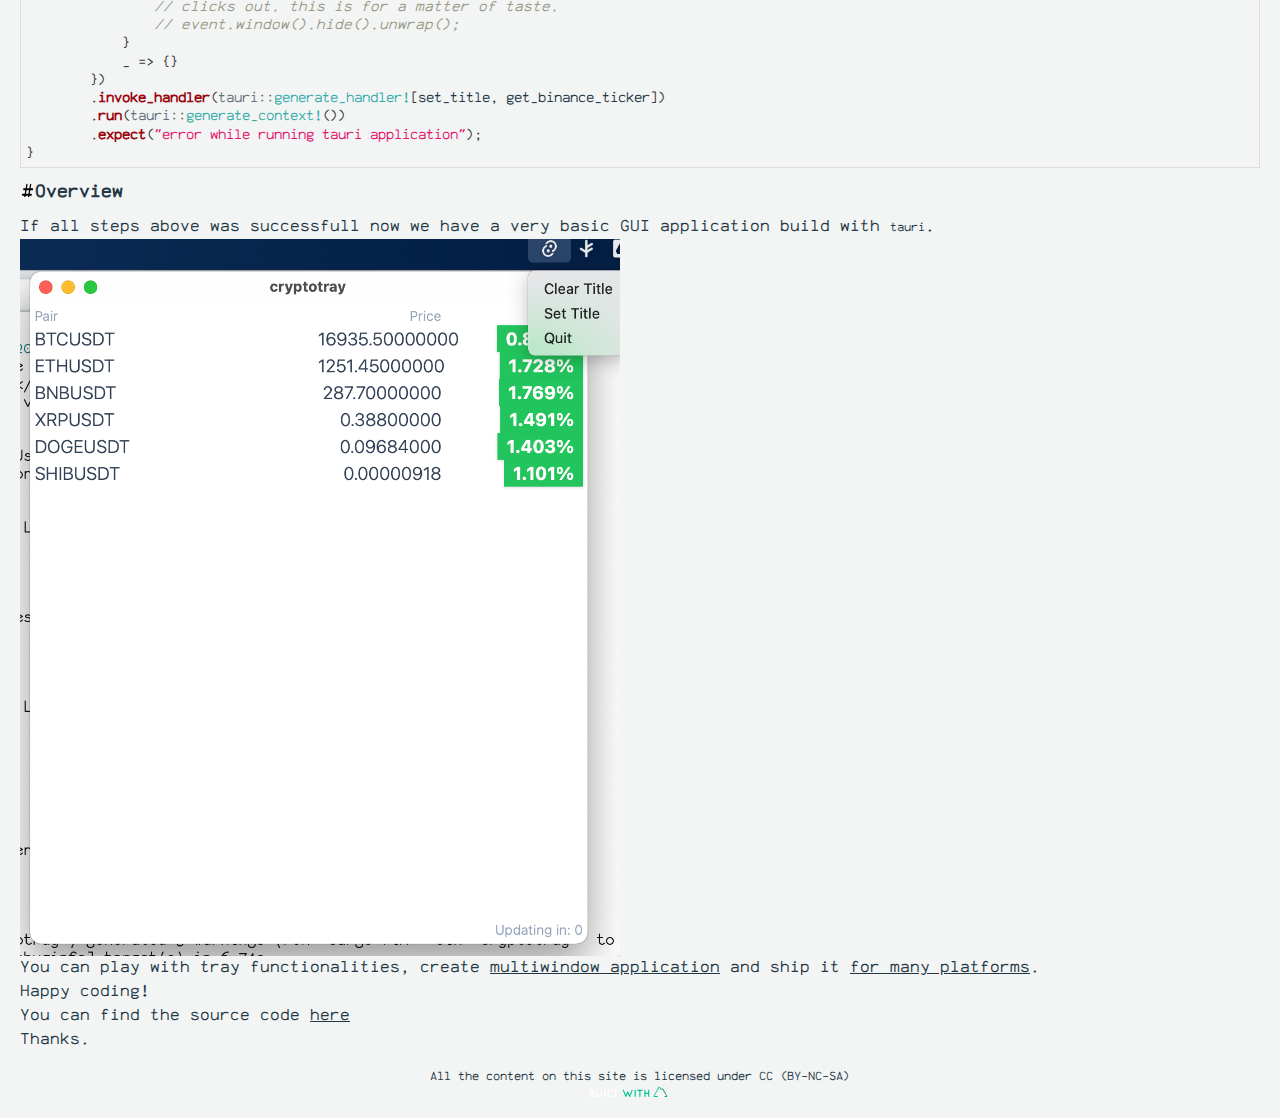
<file: blog/tauri-solidjs-macos/index.html>
<!doctype html>
<html data-n-head-ssr>
  <head>
    <title>Try Tauri</title><meta data-n-head="ssr" charset="utf-8"><meta data-n-head="ssr" name="viewport" content="width=device-width,initial-scale=1"><meta data-n-head="ssr" name="theme-color" content="#4B6587"><meta data-n-head="ssr" property="og:title" content="Try Tauri"><meta data-n-head="ssr" property="og:description" content="In this article, we’ll explore Tauri and use it for a simple Webview app."><meta data-n-head="ssr" property="og:image" content="https://philidor.dev/image.jpg"><link data-n-head="ssr" rel="apple-touch-icon" sizes="180x180" href="/apple-touch-icon.png"><link data-n-head="ssr" rel="icon" type="image/png" sizes="32x32" href="/favicon-32x32.png"><link data-n-head="ssr" rel="icon" type="image/png" sizes="16x16" href="/favicon-16x16.png"><link data-n-head="ssr" rel="manifest" href="/site.webmanifest"><link data-n-head="ssr" rel="icon" type="image/x-icon" href="/favicon.ico"><link rel="preload" href="/_nuxt/40c199b.js" as="script"><link rel="preload" href="/_nuxt/339e023.js" as="script"><link rel="preload" href="/_nuxt/css/d194fe5.css" as="style"><link rel="preload" href="/_nuxt/b820847.js" as="script"><link rel="preload" href="/_nuxt/css/c2d66e2.css" as="style"><link rel="preload" href="/_nuxt/7a757dd.js" as="script"><link rel="preload" href="/_nuxt/css/449ff54.css" as="style"><link rel="preload" href="/_nuxt/99f074f.js" as="script"><link rel="stylesheet" href="/_nuxt/css/d194fe5.css"><link rel="stylesheet" href="/_nuxt/css/c2d66e2.css"><link rel="stylesheet" href="/_nuxt/css/449ff54.css"><link rel="preload" href="/_nuxt/static/1670571071/blog/tauri-solidjs-macos/state.js" as="script"><link rel="preload" href="/_nuxt/static/1670571071/blog/tauri-solidjs-macos/payload.js" as="script"><link rel="preload" href="/_nuxt/static/1670571071/manifest.js" as="script">
  </head>
  <body>
    <script data-n-head="ssr" data-hid="nuxt-color-mode-script" data-pbody="true">!function(){"use strict";var t=window,e=document,s=e.documentElement,a=["dark","light"],o=window.localStorage.getItem("nuxt-color-mode")||"system",c="system"===o?n():o,e=e.body.getAttribute("data-color-mode-forced");function r(e){e+="-mode";s.classList?s.classList.add(e):s.className+=" "+e}function l(e){return t.matchMedia("(prefers-color-scheme"+e+")")}function n(){if(t.matchMedia&&"not all"!==l("").media)for(var e of a)if(l(":"+e).matches)return e;return"light"}r(c=e?e:c),t.__NUXT_COLOR_MODE__={preference:o,value:c,getColorScheme:n,addClass:r,removeClass:function(e){e+="-mode";s.classList?s.classList.remove(e):s.className=s.className.replace(new RegExp(e,"g"),"")}}}()</script><div data-server-rendered="true" id="__nuxt"><!----><div id="__layout"><div class="pt-10 pt-15 sm:pt-20 lg:pt-20 md:pt-20 xl:pt-20"><div class="flex flex-col w-full"><div class="top-0 fixed w-full z-10 bg-header shadow-md"><div class="container mx-auto px-5"><div class="flex items-center py-2"><div class="w-1/2 text-white"><a href="/" class="nuxt-link-active">philidor.dev</a></div><div class="flex flex-row justify-end w-1/2"><div class="m-1 w-1/12"><a target="_blank" title="Hello!" href="#"><img src="/_nuxt/img/avatar.e680aeb.png" class="object-contain h-15 w-20"></a></div><div class="m-1 w-1/12"><a target="_blank" href="https://github.com/philidor-green"><img src="/_nuxt/img/github.c245266.svg" class="object-contain h-15 w-20"></a></div><div class="m-1 w-1/12"><a target="_blank" href="https://stackoverflow.com/users/2057388/%D0%97%D0%B5%D0%BB%D1%91%D0%BD%D1%8B%D0%B9?tab=profile"><img src="[data-uri]" class="object-contain h-15 w-20"></a></div><div class="m-1 w-1/12"><a target="_blank" href="https://twitter.com/shindu666"><img src="/_nuxt/img/twitter.8e3028d.svg" class="object-contain h-15 w-20"></a></div><div class="m-1 w-1/12"><a target="_blank" href="https://t.me/philidor_green"><img src="[data-uri]"></a></div><div class="m-1 w-1/12"><a target="_blank" href="https://www.linkedin.com/in/roman-kiselenko-583534201/"><img src="[data-uri]" class="object-contain h-15 w-20"></a></div></div></div></div></div><div class="container mx-auto px-5"><article class="container"><div class="nuxt-content"><h1 id="what-is-tauri"><a href="#what-is-tauri" aria-hidden="true" tabindex="-1"><span class="icon icon-link"></span></a>What is Tauri?</h1>
<blockquote>
<p>Tauri is a polyglot and generic toolkit that is very composable and allows engineers to make a wide variety of applications.  It is used for building applications for desktop computers using a combination of Rust tools and HTML rendered in a Webview.</p>
</blockquote>
<p>Sounds interesting and I decided to try to make a simple application for tracking cryptocurrency tickers from Binance exchange.</p>
<h1 id="setup"><a href="#setup" aria-hidden="true" tabindex="-1"><span class="icon icon-link"></span></a>Setup</h1>
<p>The first step is to install and create an application template.
We need <a href="https://www.rust-lang.org/tools/install" rel="nofollow noopener noreferrer" target="_blank">rust</a> and <code>cargo</code> in order to generate our application scaffold (there are many other options for generation but since I'm starting to learn <code>rust</code> I will stick with it.)</p>
<p>The easiest way to scaffold a new project is the <code>create-tauri-app</code> utility.</p>
<div class="nuxt-content-highlight"><pre class="line-numbers language-shell"><code><span class="token function">cargo</span> <span class="token function">install</span> create-tauri-app
<span class="token function">cargo</span> create-tauri-app 
✔ Project name · mycryptobar
? Choose your package manager ›
  <span class="token function">cargo</span>
❯ <span class="token function">pnpm</span>
  <span class="token function">yarn</span>
  <span class="token function">npm</span>
</code></pre></div>
<p>On this step generator asking us about prefer package manager for our frontend, there are two options:</p>
<ul>
<li>for handling frontend with <code>rust</code> trough <a href="https://yew.rs/" rel="nofollow noopener noreferrer" target="_blank">yew</a>, chose <code>cargo</code></li>
<li>for handle frontend with <code>js</code> trough any modern js framework like <code>vue</code>, <code>svelte</code>, <code>react</code> and so on choose <code>pnpm</code>, <code>yarn</code>, <code>npm</code>.</li>
</ul>
<p>In my example I'll use <code>pnpm</code> as package manager, <a href="https://www.solidjs.com/" rel="nofollow noopener noreferrer" target="_blank">solidjs</a> and <a href="https://tailwindcss.com/" rel="nofollow noopener noreferrer" target="_blank">tailwind framework</a>.</p>
<h1 id="scaffold"><a href="#scaffold" aria-hidden="true" tabindex="-1"><span class="icon icon-link"></span></a>Scaffold</h1>
<p>Generator create an application scaffold for us, there are two part <code>frontend</code> in our root folder and <code>backend</code> in <code>src-tauri</code> folder.
We will create system tray application and we need enable it in the <code>src-tauri/Cargo.toml</code>:</p>
<div class="nuxt-content-highlight"><pre class="line-numbers language-git"><code>diff --git a/src-tauri/Cargo.toml b/src-tauri/Cargo.toml
index f05fce3..6434503 100644
<span class="token deleted">--- a/src-tauri/Cargo.toml</span>
<span class="token inserted">+++ b/src-tauri/Cargo.toml</span>
@@ -16,6 +16,7 @@ tauri-build = {version = <span class="token string">"1.2"</span>, features = [] }
 [dependencies]
 serde_json = <span class="token string">"1.0"</span>
 serde = { version = <span class="token string">"1.0"</span>, features = [<span class="token string">"derive"</span>] }
<span class="token inserted">+tauri = { version = "1.2.1", features = ["http-request", "icon-png", "system-tray"] }</span>
 
 [features]
 # by default Tauri runs in production mode
</code></pre></div>
<p>Add tray configuration to <code>src-tauri/tauri.conf.json</code>:</p>
<div class="nuxt-content-highlight"><pre class="line-numbers language-git"><code>diff --git a/src-tauri/src/main.rs b/src-tauri/src/main.rs
index e27813a..af057f4 100644
<span class="token deleted">--- a/src-tauri/src/main.rs</span>
<span class="token inserted">+++ b/src-tauri/src/main.rs</span>
<span class="token coord">@@ -3,6 +3,9 @@</span>
     windows_subsystem = <span class="token string">"windows"</span>
 )]
 
<span class="token inserted">+use tauri::SystemTray;</span>
<span class="token inserted">+use tauri::{CustomMenuItem, SystemTrayMenu, SystemTrayMenuItem};</span>
<span class="token inserted">+</span>
 // Learn more about Tauri commands at https://tauri.app/v1/guides/features/command
 #[tauri::command]
 fn greet(name: &str) -> String {
@@ -10,7 +13,17 @@ fn greet(name: &str) -> String {
 }
 
 fn main() {
<span class="token inserted">+    let quit = CustomMenuItem::new("quit".to_string(), "Quit");</span>
<span class="token inserted">+    let hide = CustomMenuItem::new("hide".to_string(), "Hide");</span>
<span class="token inserted">+    let tray_menu = SystemTrayMenu::new()</span>
<span class="token inserted">+        .add_item(quit)</span>
<span class="token inserted">+        .add_native_item(SystemTrayMenuItem::Separator)</span>
<span class="token inserted">+        .add_item(hide);</span>
<span class="token inserted">+</span>
<span class="token inserted">+    let system_tray = SystemTray::new()</span>
<span class="token inserted">+    .with_menu(tray_menu);</span>
     tauri::Builder::default()
<span class="token inserted">+        .system_tray(system_tray)</span>
         .invoke_handler(tauri::generate_handler![greet])
         .run(tauri::generate_context!())
         .expect(<span class="token string">"error while running tauri application"</span>);
diff --git a/src-tauri/tauri.conf.json b/src-tauri/tauri.conf.json
index eaac219..0dbc746 100644
<span class="token deleted">--- a/src-tauri/tauri.conf.json</span>
<span class="token inserted">+++ b/src-tauri/tauri.conf.json</span>
<span class="token coord">@@ -52,6 +52,10 @@</span>
     },
     <span class="token string">"updater"</span>: {
       <span class="token string">"active"</span>: false
<span class="token inserted">+    },</span>
<span class="token inserted">+     "systemTray": {</span>
<span class="token inserted">+      "iconPath": "icons/icon.png",</span>
<span class="token inserted">+      "iconAsTemplate": true</span>
     },
     <span class="token string">"windows"</span>: [
</code></pre></div>
<p>Now lets test it, run <code>cargo tauri dev</code>:</p>
<img src="/posts/tauri-tray.png" alt="drawing" width="600">
<h1 id="frontend"><a href="#frontend" aria-hidden="true" tabindex="-1"><span class="icon icon-link"></span></a>Frontend</h1>
<p>Lets add some frontend code, first part with styles.
Install and generate tailwind our css framework:</p>
<div class="nuxt-content-highlight"><pre class="line-numbers language-bash"><code><span class="token function">pnpm</span> <span class="token function">install</span> <span class="token parameter variable">-D</span> tailwindcss postcss autoprefixer
<span class="token function">pnpm</span> tailwindcss init <span class="token parameter variable">-p</span>
<span class="token function">cat</span> tailwind.config.js
/** @type <span class="token punctuation">{</span>import<span class="token punctuation">(</span><span class="token string">'tailwindcss'</span><span class="token punctuation">)</span>.Config<span class="token punctuation">}</span> */
module.exports <span class="token operator">=</span> <span class="token punctuation">{</span>
  content: <span class="token punctuation">[</span>
    <span class="token string">"./index.html"</span>,
    <span class="token string">"./src/**/*.{js,ts,jsx,tsx}"</span>,
  <span class="token punctuation">]</span>,
  theme: <span class="token punctuation">{</span>
    extend: <span class="token punctuation">{</span><span class="token punctuation">}</span>,
  <span class="token punctuation">}</span>,
  plugins: <span class="token punctuation">[</span><span class="token punctuation">]</span>,
<span class="token punctuation">}</span>
</code></pre></div>
<p>A little bit css code for tailwind components <code>src/style.css</code>:</p>
<div class="nuxt-content-highlight"><pre class="line-numbers language-css"><code><span class="token atrule"><span class="token rule">@tailwind</span> base<span class="token punctuation">;</span></span>
<span class="token atrule"><span class="token rule">@tailwind</span> components<span class="token punctuation">;</span></span>
<span class="token atrule"><span class="token rule">@tailwind</span> utilities<span class="token punctuation">;</span></span>
</code></pre></div>
<p>Next step add solidjs code for out frontend, in <code>src/App.jsx</code>, in this code we create a simple table component to render the response from binance exchange:</p>
<div class="nuxt-content-highlight"><pre class="line-numbers language-js"><code><span class="token keyword module">import</span> <span class="token imports"><span class="token punctuation">{</span> invoke <span class="token punctuation">}</span></span> <span class="token keyword module">from</span> <span class="token string">"@tauri-apps/api/tauri"</span><span class="token punctuation">;</span>
<span class="token keyword module">import</span> <span class="token imports"><span class="token maybe-class-name">Item</span></span> <span class="token keyword module">from</span> <span class="token string">"./Item"</span><span class="token punctuation">;</span>
<span class="token keyword module">import</span> <span class="token imports"><span class="token punctuation">{</span> createSignal<span class="token punctuation">,</span> createEffect <span class="token punctuation">}</span></span> <span class="token keyword module">from</span> <span class="token string">"solid-js"</span><span class="token punctuation">;</span>

<span class="token keyword">const</span> timeTicker <span class="token operator">=</span> <span class="token number">10</span><span class="token punctuation">;</span>

<span class="token keyword">function</span> <span class="token function"><span class="token maybe-class-name">App</span></span><span class="token punctuation">(</span><span class="token punctuation">)</span> <span class="token punctuation">{</span>
  <span class="token keyword">const</span> <span class="token punctuation">[</span>count<span class="token punctuation">,</span> setCount<span class="token punctuation">]</span> <span class="token operator">=</span> <span class="token function">createSignal</span><span class="token punctuation">(</span>timeTicker<span class="token punctuation">)</span><span class="token punctuation">;</span>
  <span class="token keyword">const</span> <span class="token punctuation">[</span>items<span class="token punctuation">,</span> setItems<span class="token punctuation">]</span> <span class="token operator">=</span> <span class="token function">createSignal</span><span class="token punctuation">(</span><span class="token punctuation">[</span><span class="token punctuation">]</span><span class="token punctuation">)</span><span class="token punctuation">;</span>

  <span class="token function">createEffect</span><span class="token punctuation">(</span><span class="token punctuation">(</span><span class="token punctuation">)</span> <span class="token arrow operator">=></span> <span class="token punctuation">{</span>
    <span class="token keyword">const</span> c <span class="token operator">=</span> <span class="token function">count</span><span class="token punctuation">(</span><span class="token punctuation">)</span>
    <span class="token function">setTimeout</span><span class="token punctuation">(</span><span class="token keyword">async</span> <span class="token punctuation">(</span><span class="token punctuation">)</span> <span class="token arrow operator">=></span> <span class="token punctuation">{</span>
      <span class="token keyword control-flow">if</span> <span class="token punctuation">(</span>c <span class="token operator">===</span> <span class="token number">0</span><span class="token punctuation">)</span> <span class="token punctuation">{</span>
        <span class="token keyword">const</span> response <span class="token operator">=</span> <span class="token keyword control-flow">await</span> <span class="token function">invoke</span><span class="token punctuation">(</span><span class="token string">"get_binance_ticker"</span><span class="token punctuation">)</span>
        <span class="token function">setItems</span><span class="token punctuation">(</span>response<span class="token punctuation">,</span> <span class="token punctuation">{</span> <span class="token literal-property property">equals</span><span class="token operator">:</span> <span class="token boolean">false</span> <span class="token punctuation">}</span><span class="token punctuation">)</span>
        <span class="token function">setCount</span><span class="token punctuation">(</span>timeTicker<span class="token punctuation">)</span>
        <span class="token keyword control-flow">return</span>
      <span class="token punctuation">}</span>
      <span class="token function">setCount</span><span class="token punctuation">(</span>c <span class="token operator">-</span> <span class="token number">1</span><span class="token punctuation">)</span><span class="token punctuation">;</span>
    <span class="token punctuation">}</span><span class="token punctuation">,</span> <span class="token number">1000</span><span class="token punctuation">)</span><span class="token punctuation">;</span>
  <span class="token punctuation">}</span><span class="token punctuation">)</span>

  <span class="token keyword control-flow">return</span> <span class="token punctuation">(</span>
    <span class="token operator">&lt;</span>div <span class="token keyword">class</span><span class="token operator">=</span><span class="token string">"grid grid-rows-2 grid-flow-row font-source h-screen bg-background p-1"</span><span class="token operator">></span>
      <span class="token operator">&lt;</span>div <span class="token keyword">class</span><span class="token operator">=</span><span class="token string">"font-light"</span><span class="token operator">></span>
        <span class="token operator">&lt;</span>div <span class="token keyword">class</span><span class="token operator">=</span><span class="token string">"grid grid-cols-4 gap-4 h-4 content-center text-xs  text-slate-400"</span><span class="token operator">></span>
          <span class="token operator">&lt;</span>div <span class="token keyword">class</span><span class="token operator">=</span><span class="token string">"col-span-2"</span><span class="token operator">></span><span class="token maybe-class-name">Pair</span><span class="token operator">&lt;</span><span class="token operator">/</span>div<span class="token operator">></span>
          <span class="token operator">&lt;</span>div <span class="token keyword">class</span><span class="token operator">=</span><span class="token string">"ml-auto"</span><span class="token operator">></span><span class="token maybe-class-name">Price</span><span class="token operator">&lt;</span><span class="token operator">/</span>div<span class="token operator">></span>
          <span class="token operator">&lt;</span>div <span class="token keyword">class</span><span class="token operator">=</span><span class="token string">"ml-auto"</span><span class="token operator">></span>24h<span class="token operator">%</span><span class="token operator">&lt;</span><span class="token operator">/</span>div<span class="token operator">></span>
        <span class="token operator">&lt;</span><span class="token operator">/</span>div<span class="token operator">></span>
        <span class="token operator">&lt;</span><span class="token maybe-class-name">For</span> each<span class="token operator">=</span><span class="token punctuation">{</span><span class="token function">items</span><span class="token punctuation">(</span><span class="token punctuation">)</span><span class="token punctuation">}</span><span class="token operator">></span>
          <span class="token punctuation">{</span><span class="token punctuation">(</span><span class="token parameter">item</span><span class="token punctuation">)</span> <span class="token arrow operator">=></span> <span class="token operator">&lt;</span><span class="token maybe-class-name">Item</span> symbol<span class="token operator">=</span><span class="token punctuation">{</span>item<span class="token punctuation">.</span><span class="token property-access">symbol</span><span class="token punctuation">}</span> priceChangePercent<span class="token operator">=</span><span class="token punctuation">{</span>item<span class="token punctuation">.</span><span class="token property-access">change</span><span class="token punctuation">}</span> lastPrice<span class="token operator">=</span><span class="token punctuation">{</span>item<span class="token punctuation">.</span><span class="token property-access">price</span><span class="token punctuation">}</span><span class="token operator">/</span><span class="token operator">></span><span class="token punctuation">}</span>
        <span class="token operator">&lt;</span><span class="token operator">/</span><span class="token maybe-class-name">For</span><span class="token operator">></span>
      <span class="token operator">&lt;</span><span class="token operator">/</span>div<span class="token operator">></span>
      <span class="token operator">&lt;</span>div <span class="token keyword">class</span><span class="token operator">=</span><span class="token string">"text-xs font-light text-slate-400"</span><span class="token operator">></span>
      <span class="token operator">&lt;</span><span class="token operator">/</span>div<span class="token operator">></span>
      <span class="token operator">&lt;</span>div <span class="token keyword">class</span><span class="token operator">=</span><span class="token string">"text-xs font-light text-slate-400 ml-auto"</span><span class="token operator">></span>
          <span class="token operator">&lt;</span>div <span class="token keyword">class</span><span class="token operator">=</span><span class="token string">"col-span-2"</span><span class="token operator">></span><span class="token maybe-class-name">Updating</span> <span class="token keyword">in</span><span class="token operator">:</span> <span class="token punctuation">{</span><span class="token function">count</span><span class="token punctuation">(</span><span class="token punctuation">)</span><span class="token punctuation">}</span><span class="token operator">&lt;</span><span class="token operator">/</span>div<span class="token operator">></span>
      <span class="token operator">&lt;</span><span class="token operator">/</span>div<span class="token operator">></span>
    <span class="token operator">&lt;</span><span class="token operator">/</span>div<span class="token operator">></span>
  <span class="token punctuation">)</span><span class="token punctuation">;</span>
<span class="token punctuation">}</span>

<span class="token keyword module">export</span> <span class="token keyword module">default</span> <span class="token maybe-class-name">App</span><span class="token punctuation">;</span>
</code></pre></div>
<p>Create a table item component <code>src/Item.jsx</code></p>
<div class="nuxt-content-highlight"><pre class="line-numbers language-js"><code><span class="token keyword">const</span> buttonClass <span class="token operator">=</span> <span class="token string">"text-white font-bold uppercase shadow hover:shadow-md outline-none focus:outline-none ease-linear transition-all duration-150 px-2"</span>
<span class="token keyword">const</span> greenButton <span class="token operator">=</span> <span class="token string">"bg-green-500 "</span>
<span class="token keyword">const</span> redButton <span class="token operator">=</span> <span class="token string">"bg-red-500 "</span>

<span class="token keyword module">export</span> <span class="token keyword module">default</span> <span class="token keyword">function</span> <span class="token function"><span class="token maybe-class-name">Item</span></span> <span class="token punctuation">(</span><span class="token parameter">props</span><span class="token punctuation">)</span> <span class="token punctuation">{</span>
    <span class="token keyword control-flow">return</span> <span class="token operator">&lt;</span>div <span class="token keyword">class</span><span class="token operator">=</span><span class="token string">"grid grid-cols-4 gap-4 text-base h-6 content-center text-slate-700"</span><span class="token operator">></span>
        <span class="token operator">&lt;</span>div <span class="token keyword">class</span><span class="token operator">=</span><span class="token string">"col-span-2"</span><span class="token operator">></span><span class="token operator">&lt;</span>div<span class="token operator">></span><span class="token punctuation">{</span>props<span class="token punctuation">.</span><span class="token property-access">symbol</span><span class="token punctuation">}</span><span class="token operator">&lt;</span><span class="token operator">/</span>div<span class="token operator">></span><span class="token operator">&lt;</span><span class="token operator">/</span>div<span class="token operator">></span>
        <span class="token operator">&lt;</span>div <span class="token keyword">class</span><span class="token operator">=</span><span class="token string">"ml-auto"</span><span class="token operator">></span><span class="token operator">&lt;</span>div<span class="token operator">></span><span class="token punctuation">{</span>props<span class="token punctuation">.</span><span class="token property-access">lastPrice</span><span class="token punctuation">}</span><span class="token operator">&lt;</span><span class="token operator">/</span>div<span class="token operator">></span><span class="token operator">&lt;</span><span class="token operator">/</span>div<span class="token operator">></span>
        <span class="token operator">&lt;</span>div <span class="token keyword">class</span><span class="token operator">=</span><span class="token string">"ml-auto"</span><span class="token operator">></span><span class="token operator">&lt;</span>div <span class="token keyword">class</span><span class="token operator">=</span><span class="token punctuation">{</span><span class="token punctuation">(</span>props<span class="token punctuation">.</span><span class="token property-access">priceChangePercent</span><span class="token punctuation">.</span><span class="token method function property-access">startsWith</span><span class="token punctuation">(</span><span class="token string">"-"</span><span class="token punctuation">)</span> <span class="token operator">?</span> redButton <span class="token operator">:</span> greenButton<span class="token punctuation">)</span> <span class="token operator">+</span> buttonClass<span class="token punctuation">}</span><span class="token operator">></span><span class="token punctuation">{</span>props<span class="token punctuation">.</span><span class="token property-access">priceChangePercent</span><span class="token punctuation">}</span><span class="token operator">%</span><span class="token operator">&lt;</span><span class="token operator">/</span>div<span class="token operator">></span><span class="token operator">&lt;</span><span class="token operator">/</span>div<span class="token operator">></span>
    <span class="token operator">&lt;</span><span class="token operator">/</span>div<span class="token operator">></span>
<span class="token punctuation">}</span>
</code></pre></div>
<h1 id="backend"><a href="#backend" aria-hidden="true" tabindex="-1"><span class="icon icon-link"></span></a>Backend</h1>
<p>Now the magic part is to call our <code>rust</code> backend and fetch the prices from exchange, tauri provide <a href="https://tauri.app/v1/guides/features/command" rel="nofollow noopener noreferrer" target="_blank">a helper function</a> for this case <code>invoke</code>, install that helper:</p>
<div class="nuxt-content-highlight"><pre class="line-numbers language-shell"><code><span class="token function">pnpm</span> <span class="token function">add</span> @tauri-apps/api
</code></pre></div>
<p>Add to our frontend code <code>src/App.jsx</code>:</p>
<div class="nuxt-content-highlight"><pre class="line-numbers language-js"><code><span class="token keyword module">import</span> <span class="token imports"><span class="token punctuation">{</span> invoke <span class="token punctuation">}</span></span> <span class="token keyword module">from</span> <span class="token string">"@tauri-apps/api/tauri"</span><span class="token punctuation">;</span>
<span class="token comment">// some code here</span>
<span class="token keyword">const</span> response <span class="token operator">=</span> <span class="token keyword control-flow">await</span> <span class="token function">invoke</span><span class="token punctuation">(</span><span class="token string">"get_binance_ticker"</span><span class="token punctuation">)</span>
<span class="token comment">// some code here</span>
</code></pre></div>
<p>And the <code>rust</code> part, firstly add library to make http calls <code>src-tauri/Cargo.toml</code>:</p>
<div class="nuxt-content-highlight"><pre class="line-numbers language-yaml"><code><span class="token punctuation">...</span>
reqwest = <span class="token punctuation">{</span> version = "0.11.13"<span class="token punctuation">,</span> features = <span class="token punctuation">[</span><span class="token string">"blocking"</span><span class="token punctuation">,</span> <span class="token string">"json"</span><span class="token punctuation">]</span> <span class="token punctuation">}</span>
<span class="token punctuation">...</span>
</code></pre></div>
<p>Next add to <code>rust</code> code a tauri command <code>get_binance_ticker</code> which returns the response from binance exchange, in our frontend code we have <code>invoke("get_binance_ticker")</code> function call.</p>
<p><code>src-tauri/src/main.rs</code>:</p>
<div class="nuxt-content-highlight"><pre class="line-numbers language-rust"><code><span class="token attribute attr-name">#![cfg_attr(
    all(not(debug_assertions), target_os = <span class="token string">"windows"</span>),
    windows_subsystem = <span class="token string">"windows"</span>
)]</span>
<span class="token keyword">use</span> <span class="token namespace">reqwest<span class="token punctuation">::</span></span><span class="token class-name">Url</span><span class="token punctuation">;</span>
<span class="token keyword">use</span> <span class="token namespace">serde<span class="token punctuation">::</span></span><span class="token punctuation">{</span><span class="token class-name">Deserialize</span><span class="token punctuation">,</span> <span class="token class-name">Serialize</span><span class="token punctuation">}</span><span class="token punctuation">;</span>
<span class="token keyword">use</span> <span class="token namespace">tauri<span class="token punctuation">::</span></span><span class="token punctuation">{</span><span class="token class-name">CustomMenuItem</span><span class="token punctuation">,</span> <span class="token class-name">Manager</span><span class="token punctuation">,</span> <span class="token class-name">SystemTray</span><span class="token punctuation">,</span> <span class="token class-name">SystemTrayEvent</span><span class="token punctuation">,</span> <span class="token class-name">SystemTrayMenu</span><span class="token punctuation">}</span><span class="token punctuation">;</span>

<span class="token attribute attr-name">#[derive(Serialize, Deserialize, Debug)]</span>
<span class="token keyword">struct</span> <span class="token type-definition class-name">ApiResponse</span> <span class="token punctuation">{</span>
    symbol<span class="token punctuation">:</span> <span class="token class-name">String</span><span class="token punctuation">,</span>
    <span class="token attribute attr-name">#[serde(rename(deserialize = <span class="token string">"lastPrice"</span>))]</span>
    price<span class="token punctuation">:</span> <span class="token class-name">String</span><span class="token punctuation">,</span>
    <span class="token attribute attr-name">#[serde(rename(deserialize = <span class="token string">"priceChangePercent"</span>))]</span>
    change<span class="token punctuation">:</span> <span class="token class-name">String</span><span class="token punctuation">,</span>
<span class="token punctuation">}</span>

<span class="token attribute attr-name">#[tauri::command]</span>
<span class="token keyword">fn</span> <span class="token function-definition function">get_binance_ticker</span><span class="token punctuation">(</span><span class="token punctuation">)</span> <span class="token punctuation">-></span> <span class="token class-name">Vec</span><span class="token operator">&lt;</span><span class="token class-name">ApiResponse</span><span class="token operator">></span> <span class="token punctuation">{</span>
    <span class="token keyword">let</span> url <span class="token operator">=</span> <span class="token string">"https://api.binance.com/api/v1/ticker/24hr?symbols=[%22BTCUSDT%22,%22BNBUSDT%22,%22ETHUSDT%22,%22XRPUSDT%22,%22DOGEUSDT%22,%22SHIBUSDT%22]"</span><span class="token punctuation">;</span>

    <span class="token keyword">let</span> url <span class="token operator">=</span> <span class="token class-name">Url</span><span class="token punctuation">::</span><span class="token function">parse</span><span class="token punctuation">(</span><span class="token operator">&</span><span class="token operator">*</span>url<span class="token punctuation">)</span><span class="token punctuation">.</span><span class="token function">unwrap</span><span class="token punctuation">(</span><span class="token punctuation">)</span><span class="token punctuation">;</span>
    <span class="token keyword">let</span> res <span class="token operator">=</span> <span class="token namespace">reqwest<span class="token punctuation">::</span>blocking<span class="token punctuation">::</span></span><span class="token function">get</span><span class="token punctuation">(</span>url<span class="token punctuation">)</span><span class="token punctuation">.</span><span class="token function">unwrap</span><span class="token punctuation">(</span><span class="token punctuation">)</span><span class="token punctuation">;</span>
    <span class="token keyword">let</span> items<span class="token punctuation">:</span> <span class="token class-name">Vec</span><span class="token operator">&lt;</span><span class="token class-name">ApiResponse</span><span class="token operator">></span> <span class="token operator">=</span> res<span class="token punctuation">.</span><span class="token function">json</span><span class="token punctuation">(</span><span class="token punctuation">)</span><span class="token punctuation">.</span><span class="token function">unwrap</span><span class="token punctuation">(</span><span class="token punctuation">)</span><span class="token punctuation">;</span>

    <span class="token macro property">println!</span><span class="token punctuation">(</span><span class="token string">"{:?}"</span><span class="token punctuation">,</span> items<span class="token punctuation">)</span><span class="token punctuation">;</span>
    items
<span class="token punctuation">}</span>

<span class="token attribute attr-name">#[tauri::command]</span>
<span class="token keyword">fn</span> <span class="token function-definition function">set_title</span><span class="token punctuation">(</span>app_handle<span class="token punctuation">:</span> <span class="token namespace">tauri<span class="token punctuation">::</span></span><span class="token class-name">AppHandle</span><span class="token punctuation">,</span> value<span class="token punctuation">:</span> <span class="token operator">&</span><span class="token keyword">str</span><span class="token punctuation">)</span> <span class="token punctuation">{</span>
    <span class="token attribute attr-name">#[cfg(target_os = <span class="token string">"macos"</span>)]</span>
    app_handle<span class="token punctuation">.</span><span class="token function">tray_handle</span><span class="token punctuation">(</span><span class="token punctuation">)</span><span class="token punctuation">.</span><span class="token function">set_title</span><span class="token punctuation">(</span><span class="token operator">&</span>value<span class="token punctuation">)</span><span class="token punctuation">.</span><span class="token function">unwrap</span><span class="token punctuation">(</span><span class="token punctuation">)</span><span class="token punctuation">;</span>
<span class="token punctuation">}</span>

<span class="token keyword">fn</span> <span class="token function-definition function">create_tray</span><span class="token punctuation">(</span>app<span class="token punctuation">:</span> <span class="token operator">&</span><span class="token namespace">tauri<span class="token punctuation">::</span></span><span class="token class-name">App</span><span class="token punctuation">)</span> <span class="token punctuation">-></span> <span class="token namespace">tauri<span class="token punctuation">::</span></span><span class="token class-name">Result</span><span class="token operator">&lt;</span><span class="token punctuation">(</span><span class="token punctuation">)</span><span class="token operator">></span> <span class="token punctuation">{</span>
    <span class="token keyword">let</span> tray_menu <span class="token operator">=</span> <span class="token class-name">SystemTrayMenu</span><span class="token punctuation">::</span><span class="token function">new</span><span class="token punctuation">(</span><span class="token punctuation">)</span>
        <span class="token punctuation">.</span><span class="token function">add_item</span><span class="token punctuation">(</span><span class="token class-name">CustomMenuItem</span><span class="token punctuation">::</span><span class="token function">new</span><span class="token punctuation">(</span><span class="token string">"clear_title"</span><span class="token punctuation">,</span> <span class="token string">"Clear Title"</span><span class="token punctuation">)</span><span class="token punctuation">)</span>
        <span class="token punctuation">.</span><span class="token function">add_item</span><span class="token punctuation">(</span><span class="token class-name">CustomMenuItem</span><span class="token punctuation">::</span><span class="token function">new</span><span class="token punctuation">(</span><span class="token string">"set_title"</span><span class="token punctuation">,</span> <span class="token string">"Set Title"</span><span class="token punctuation">)</span><span class="token punctuation">)</span>
        <span class="token punctuation">.</span><span class="token function">add_item</span><span class="token punctuation">(</span><span class="token class-name">CustomMenuItem</span><span class="token punctuation">::</span><span class="token function">new</span><span class="token punctuation">(</span><span class="token string">"quit"</span><span class="token punctuation">,</span> <span class="token string">"Quit"</span><span class="token punctuation">)</span><span class="token punctuation">)</span><span class="token punctuation">;</span>

    <span class="token keyword">let</span> handle <span class="token operator">=</span> app<span class="token punctuation">.</span><span class="token function">handle</span><span class="token punctuation">(</span><span class="token punctuation">)</span><span class="token punctuation">;</span>
    <span class="token keyword">let</span> tray_id <span class="token operator">=</span> <span class="token string">"cryptobar-tray"</span><span class="token punctuation">.</span><span class="token function">to_string</span><span class="token punctuation">(</span><span class="token punctuation">)</span><span class="token punctuation">;</span>
    <span class="token class-name">SystemTray</span><span class="token punctuation">::</span><span class="token function">new</span><span class="token punctuation">(</span><span class="token punctuation">)</span>
        <span class="token punctuation">.</span><span class="token function">with_id</span><span class="token punctuation">(</span><span class="token operator">&</span>tray_id<span class="token punctuation">)</span>
        <span class="token punctuation">.</span><span class="token function">with_menu</span><span class="token punctuation">(</span>tray_menu<span class="token punctuation">)</span>
        <span class="token punctuation">.</span><span class="token function">on_event</span><span class="token punctuation">(</span><span class="token keyword">move</span> <span class="token closure-params"><span class="token closure-punctuation punctuation">|</span>event<span class="token closure-punctuation punctuation">|</span></span> <span class="token punctuation">{</span>
            <span class="token keyword">let</span> tray_handle <span class="token operator">=</span> handle<span class="token punctuation">.</span><span class="token function">tray_handle_by_id</span><span class="token punctuation">(</span><span class="token operator">&</span>tray_id<span class="token punctuation">)</span><span class="token punctuation">.</span><span class="token function">unwrap</span><span class="token punctuation">(</span><span class="token punctuation">)</span><span class="token punctuation">;</span>
            <span class="token keyword">match</span> event <span class="token punctuation">{</span>
                <span class="token class-name">SystemTrayEvent</span><span class="token punctuation">::</span><span class="token class-name">LeftClick</span> <span class="token punctuation">{</span>
                    position<span class="token punctuation">:</span> _<span class="token punctuation">,</span>
                    size<span class="token punctuation">:</span> _<span class="token punctuation">,</span>
                    <span class="token punctuation">..</span>
                <span class="token punctuation">}</span> <span class="token operator">=></span> <span class="token punctuation">{</span>
                    <span class="token macro property">println!</span><span class="token punctuation">(</span><span class="token string">"left click"</span><span class="token punctuation">)</span>
                <span class="token punctuation">}</span>
                <span class="token class-name">SystemTrayEvent</span><span class="token punctuation">::</span><span class="token class-name">MenuItemClick</span> <span class="token punctuation">{</span> id<span class="token punctuation">,</span> <span class="token punctuation">..</span> <span class="token punctuation">}</span> <span class="token operator">=></span> <span class="token punctuation">{</span>
                    <span class="token comment">// let item_handle = tray_handle.get_item(&id);</span>
                    <span class="token macro property">println!</span><span class="token punctuation">(</span><span class="token string">"menu click"</span><span class="token punctuation">)</span><span class="token punctuation">;</span>
                    <span class="token keyword">match</span> id<span class="token punctuation">.</span><span class="token function">as_str</span><span class="token punctuation">(</span><span class="token punctuation">)</span> <span class="token punctuation">{</span>
                        <span class="token string">"quit"</span> <span class="token operator">=></span> <span class="token punctuation">{</span>
                            <span class="token comment">// exit the app</span>
                            handle<span class="token punctuation">.</span><span class="token function">exit</span><span class="token punctuation">(</span><span class="token number">0</span><span class="token punctuation">)</span><span class="token punctuation">;</span>
                        <span class="token punctuation">}</span>
                        <span class="token string">"clear_title"</span> <span class="token operator">=></span> <span class="token punctuation">{</span>
                            <span class="token attribute attr-name">#[cfg(target_os = <span class="token string">"macos"</span>)]</span>
                            tray_handle<span class="token punctuation">.</span><span class="token function">set_title</span><span class="token punctuation">(</span><span class="token string">""</span><span class="token punctuation">)</span><span class="token punctuation">.</span><span class="token function">unwrap</span><span class="token punctuation">(</span><span class="token punctuation">)</span><span class="token punctuation">;</span>
                        <span class="token punctuation">}</span>
                        <span class="token string">"set_title"</span> <span class="token operator">=></span> <span class="token punctuation">{</span>
                            <span class="token attribute attr-name">#[cfg(target_os = <span class="token string">"macos"</span>)]</span>
                            tray_handle<span class="token punctuation">.</span><span class="token function">set_title</span><span class="token punctuation">(</span><span class="token string">"Tauri"</span><span class="token punctuation">)</span><span class="token punctuation">.</span><span class="token function">unwrap</span><span class="token punctuation">(</span><span class="token punctuation">)</span><span class="token punctuation">;</span>
                        <span class="token punctuation">}</span>
                        _ <span class="token operator">=></span> <span class="token punctuation">{</span><span class="token punctuation">}</span>
                    <span class="token punctuation">}</span>
                <span class="token punctuation">}</span>
                _ <span class="token operator">=></span> <span class="token punctuation">{</span><span class="token punctuation">}</span>
            <span class="token punctuation">}</span>
        <span class="token punctuation">}</span><span class="token punctuation">)</span>
        <span class="token punctuation">.</span><span class="token function">build</span><span class="token punctuation">(</span>app<span class="token punctuation">)</span>
        <span class="token punctuation">.</span><span class="token function">map</span><span class="token punctuation">(</span><span class="token closure-params"><span class="token closure-punctuation punctuation">|</span>_<span class="token closure-punctuation punctuation">|</span></span> <span class="token punctuation">(</span><span class="token punctuation">)</span><span class="token punctuation">)</span>
<span class="token punctuation">}</span>

<span class="token keyword">fn</span> <span class="token function-definition function">main</span><span class="token punctuation">(</span><span class="token punctuation">)</span> <span class="token punctuation">{</span>
    <span class="token namespace">tauri<span class="token punctuation">::</span></span><span class="token class-name">Builder</span><span class="token punctuation">::</span><span class="token function">new</span><span class="token punctuation">(</span><span class="token punctuation">)</span>
        <span class="token punctuation">.</span><span class="token function">setup</span><span class="token punctuation">(</span><span class="token closure-params"><span class="token closure-punctuation punctuation">|</span>app<span class="token closure-punctuation punctuation">|</span></span> <span class="token punctuation">{</span>
            <span class="token function">create_tray</span><span class="token punctuation">(</span>app<span class="token punctuation">)</span><span class="token operator">?</span><span class="token punctuation">;</span>
            <span class="token class-name">Ok</span><span class="token punctuation">(</span><span class="token punctuation">(</span><span class="token punctuation">)</span><span class="token punctuation">)</span>
        <span class="token punctuation">}</span><span class="token punctuation">)</span>
        <span class="token punctuation">.</span><span class="token function">on_system_tray_event</span><span class="token punctuation">(</span><span class="token keyword">move</span> <span class="token closure-params"><span class="token closure-punctuation punctuation">|</span>app<span class="token punctuation">,</span> event<span class="token closure-punctuation punctuation">|</span></span> <span class="token keyword">match</span> event <span class="token punctuation">{</span>
            <span class="token class-name">SystemTrayEvent</span><span class="token punctuation">::</span><span class="token class-name">LeftClick</span> <span class="token punctuation">{</span> position<span class="token punctuation">,</span> size<span class="token punctuation">,</span> <span class="token punctuation">..</span> <span class="token punctuation">}</span> <span class="token operator">=></span> <span class="token punctuation">{</span>
                <span class="token keyword">let</span> w <span class="token operator">=</span> app<span class="token punctuation">.</span><span class="token function">get_window</span><span class="token punctuation">(</span><span class="token string">"main"</span><span class="token punctuation">)</span><span class="token punctuation">.</span><span class="token function">unwrap</span><span class="token punctuation">(</span><span class="token punctuation">)</span><span class="token punctuation">;</span>
                <span class="token keyword">let</span> visible <span class="token operator">=</span> w<span class="token punctuation">.</span><span class="token function">is_visible</span><span class="token punctuation">(</span><span class="token punctuation">)</span><span class="token punctuation">.</span><span class="token function">unwrap</span><span class="token punctuation">(</span><span class="token punctuation">)</span><span class="token punctuation">;</span>
                <span class="token keyword">if</span> visible <span class="token punctuation">{</span>
                    w<span class="token punctuation">.</span><span class="token function">hide</span><span class="token punctuation">(</span><span class="token punctuation">)</span><span class="token punctuation">.</span><span class="token function">unwrap</span><span class="token punctuation">(</span><span class="token punctuation">)</span><span class="token punctuation">;</span>
                <span class="token punctuation">}</span> <span class="token keyword">else</span> <span class="token punctuation">{</span>
                    w<span class="token punctuation">.</span><span class="token function">show</span><span class="token punctuation">(</span><span class="token punctuation">)</span><span class="token punctuation">.</span><span class="token function">unwrap</span><span class="token punctuation">(</span><span class="token punctuation">)</span><span class="token punctuation">;</span>
                    w<span class="token punctuation">.</span><span class="token function">set_focus</span><span class="token punctuation">(</span><span class="token punctuation">)</span><span class="token punctuation">.</span><span class="token function">unwrap</span><span class="token punctuation">(</span><span class="token punctuation">)</span><span class="token punctuation">;</span>
                <span class="token punctuation">}</span>
            <span class="token punctuation">}</span>
            _ <span class="token operator">=></span> <span class="token punctuation">{</span><span class="token punctuation">}</span>
        <span class="token punctuation">}</span><span class="token punctuation">)</span>
        <span class="token punctuation">.</span><span class="token function">on_window_event</span><span class="token punctuation">(</span><span class="token closure-params"><span class="token closure-punctuation punctuation">|</span>event<span class="token closure-punctuation punctuation">|</span></span> <span class="token keyword">match</span> event<span class="token punctuation">.</span><span class="token function">event</span><span class="token punctuation">(</span><span class="token punctuation">)</span> <span class="token punctuation">{</span>
            <span class="token namespace">tauri<span class="token punctuation">::</span></span><span class="token class-name">WindowEvent</span><span class="token punctuation">::</span><span class="token class-name">CloseRequested</span> <span class="token punctuation">{</span> api<span class="token punctuation">,</span> <span class="token punctuation">..</span> <span class="token punctuation">}</span> <span class="token operator">=></span> <span class="token punctuation">{</span>
                <span class="token comment">// don't kill the app when the user clicks close. this is important</span>
                <span class="token comment">// event.window().hide().unwrap();</span>
                <span class="token comment">// api.prevent_close();</span>
            <span class="token punctuation">}</span>
            <span class="token namespace">tauri<span class="token punctuation">::</span></span><span class="token class-name">WindowEvent</span><span class="token punctuation">::</span><span class="token class-name">Focused</span><span class="token punctuation">(</span><span class="token boolean">false</span><span class="token punctuation">)</span> <span class="token operator">=></span> <span class="token punctuation">{</span>
                <span class="token comment">// hide the window automatically when the user</span>
                <span class="token comment">// clicks out. this is for a matter of taste.</span>
                <span class="token comment">// event.window().hide().unwrap();</span>
            <span class="token punctuation">}</span>
            _ <span class="token operator">=></span> <span class="token punctuation">{</span><span class="token punctuation">}</span>
        <span class="token punctuation">}</span><span class="token punctuation">)</span>
        <span class="token punctuation">.</span><span class="token function">invoke_handler</span><span class="token punctuation">(</span><span class="token namespace">tauri<span class="token punctuation">::</span></span><span class="token macro property">generate_handler!</span><span class="token punctuation">[</span>set_title<span class="token punctuation">,</span> get_binance_ticker<span class="token punctuation">]</span><span class="token punctuation">)</span>
        <span class="token punctuation">.</span><span class="token function">run</span><span class="token punctuation">(</span><span class="token namespace">tauri<span class="token punctuation">::</span></span><span class="token macro property">generate_context!</span><span class="token punctuation">(</span><span class="token punctuation">)</span><span class="token punctuation">)</span>
        <span class="token punctuation">.</span><span class="token function">expect</span><span class="token punctuation">(</span><span class="token string">"error while running tauri application"</span><span class="token punctuation">)</span><span class="token punctuation">;</span>
<span class="token punctuation">}</span>
</code></pre></div>
<h1 id="overview"><a href="#overview" aria-hidden="true" tabindex="-1"><span class="icon icon-link"></span></a>Overview</h1>
<p>If all steps above was successfull now we have a very basic GUI application build with <code>tauri</code>.</p>
<img src="/posts/tauri-tray-2.png" alt="drawing" width="600">
<p>You can play with tray functionalities, create <a href="https://tauri.app/v1/guides/features/multiwindow" rel="nofollow noopener noreferrer" target="_blank">multiwindow application</a> and ship it <a href="https://tauri.app/v1/guides/building/" rel="nofollow noopener noreferrer" target="_blank">for many platforms</a>.</p>
<p>Happy coding!</p>
<p>You can find the source code <a href="https://github.com/philidor-green/playwithtauri" rel="nofollow noopener noreferrer" target="_blank">here</a></p>
<p>Thanks.</p></div><!----><ul class="list-disc text-xs text-lightslategray-200"></ul></article><div class="flex flex-col items-center py-4 text-xs text-lightslategray-400"><div class="flex"><a target="_blank" href="https://creativecommons.org/licenses/by-nc-sa/4.0/">All the content on this site is licensed under  CC (BY-NC-SA)</a></div><div class="flex"><a target="_blank" href="https://content.nuxtjs.org/"><svg xmlns="http://www.w3.org/2000/svg" width="100" viewBox="0 0 1360 200" class="h-4 dark-img"><g fill="none" fill-rule="evenodd"><path d="M752.09356 137.76c-1.4858 1.49334-3.2966 2.24-5.43244 2.24-2.13584 0-3.94663-.74666-5.43243-2.24-1.4858-1.49334-2.22869-3.31332-2.22869-5.46V49.7c0-2.14668.74289-3.96666 2.22869-5.46 1.4858-1.49334 3.2966-2.24 5.43243-2.24 2.13584 0 3.96985.74666 5.50208 2.24 1.53223 1.49334 2.29834 3.31332 2.29834 5.46v33.6h36.07692V49.7c0-2.14668.7429-3.96666 2.2287-5.46 1.4858-1.49334 3.29659-2.24 5.43242-2.24 2.13584 0 3.96985.74666 5.50208 2.24C805.2339 45.73334 806 47.55332 806 49.7v82.6c0 2.14668-.7661 3.96666-2.29834 5.46-1.53223 1.49334-3.36624 2.24-5.50208 2.24-2.13583 0-3.94663-.74666-5.43243-2.24-1.4858-1.49334-2.22869-3.31332-2.22869-5.46V98.7h-36.07692v33.6c0 2.14668-.78932 3.96666-2.36798 5.46zM713.76536 44.24C715.25513 45.73334 716 47.55332 716 49.7s-.76815 3.99-2.30447 5.53-3.32867 2.31-5.3771 2.31h-22.2067v74.76c0 2.14668-.74487 3.96666-2.23463 5.46-1.48977 1.49334-3.3054 2.24-5.44693 2.24-2.14154 0-3.95716-.74666-5.44693-2.24-1.48977-1.49334-2.23464-3.31332-2.23464-5.46V57.54h-22.06704c-2.14153 0-3.95716-.77-5.44692-2.31C641.74487 53.69 641 51.84668 641 49.7c0-2.14668.74487-3.96666 2.23464-5.46 1.48976-1.49334 3.30539-2.24 5.44692-2.24h59.63688c2.14153 0 3.95716.74666 5.44692 2.24zM606 49.7c0-2.14668.76876-3.96666 2.3063-5.46 1.53755-1.49334 3.4114-2.24 5.62163-2.24 2.21022 0 4.1081.74666 5.6937 2.24C621.20721 45.73334 622 47.55332 622 49.7v82.6c0 2.14668-.79278 3.96666-2.37838 5.46s-3.48347 2.24-5.6937 2.24c-2.21021 0-4.08407-.74666-5.62161-2.24C606.76876 136.26666 606 134.44668 606 132.3V49.7zM492.36045 138.59978l-1.1209.84013h-.14011c-.28023 0-.70057.14002-1.26102.42007h-.42034c-.28023.09335-.72392.14002-1.33108.14002s-1.05084-.04667-1.33107-.14002h-.42034c-.56046-.1867-.88738-.30338-.9808-.35006-.0934-.04667-.25687-.11668-.49039-.21003-.23352-.09335-.5838-.32671-1.05085-.7001h-.1401c-.37365-.28005-.74728-.6301-1.12091-1.05017-.37364-.42007-.65386-.72344-.84068-.91014v-.14002c-.09341-.09335-.21017-.30338-.35028-.6301-.14012-.32672-.25688-.53675-.35029-.6301l-34.46782-81.63262c-.74727-1.96031-.72392-3.9206.07006-5.8809.79398-1.96032 2.17174-3.31385 4.13333-4.06063 1.86819-.84014 3.8064-.86348 5.8147-.07001 2.0083.79345 3.38606 2.17032 4.13333 4.13063l27.46217 64.83003 18.07459-42.98665c1.30773-3.17384 3.71298-4.76074 7.21582-4.76074 3.50285 0 5.9548 1.5869 7.35594 4.76074l18.07459 42.98665 27.32205-64.83003c.84068-1.9603 2.2418-3.33718 4.2034-4.13063 1.96159-.79347 3.92315-.79347 5.88474 0 1.9616.79345 3.33936 2.19366 4.13334 4.20064.79398 2.007.77063 3.94394-.07006 5.8109l-34.3277 81.63262c-.18682.74679-.70056 1.49356-1.54125 2.24035 0 .09335-.0467.23337-.14011.42006-.37364.1867-.70056.42007-.9808.70011h-.1401l-1.26102.84013h-.14012c-.0934 0-.18681.02334-.28022.07001-.09341.04668-.42034.16336-.9808.35006h-.28022c-.28023.09335-.72392.14002-1.33108.14002-.60715 0-1.05084-.04667-1.33107-.14002h-.42034c-.56045-.1867-.88738-.30338-.98079-.35006-.0934-.04667-.25687-.09334-.4904-.14002-.23352-.04667-.5838-.30337-1.05084-.77012h-.14012c-.84068-.56009-1.44783-1.21351-1.82147-1.9603-.37363-.1867-.65386-.65343-.84068-1.40022l-18.35481-43.4067-18.35482 43.4067c-.0934.28005-.28022.7001-.56045 1.2602l-.98079.98015c0 .09335-.0467.23337-.14011.42006-.18682.09335-.46704.32672-.84068.70011h-.28023z" fill="#00C48D" fill-rule="nonzero"></path> <path d="M383.76536 44.24C385.25513 45.73334 386 47.55332 386 49.7s-.76815 3.99-2.30447 5.53-3.32867 2.31-5.3771 2.31h-22.2067v74.76c0 2.14668-.74487 3.96666-2.23464 5.46-1.48976 1.49334-3.30539 2.24-5.44692 2.24-2.14154 0-3.95716-.74666-5.44693-2.24-1.48977-1.49334-2.23464-3.31332-2.23464-5.46V57.54h-22.06704c-2.14153 0-3.95716-.77-5.44692-2.31C311.74487 53.69 311 51.84668 311 49.7c0-2.14668.74487-3.96666 2.23464-5.46 1.48976-1.49334 3.30539-2.24 5.44692-2.24h59.63688c2.14153 0 3.95716.74666 5.44692 2.24zM247.67735 140c-2.14037 0-3.955-.74666-5.44394-2.24C240.74446 136.26666 240 134.44668 240 132.3V49.7c0-2.14668.74446-3.96666 2.23341-5.46s3.30357-2.24 5.44394-2.24c2.14036 0 3.97825.74666 5.51373 2.24 1.53547 1.49334 2.3032 3.31332 2.3032 5.46v74.76h37.82837c2.0473 0 3.83867.77 5.37415 2.31 1.53547 1.54 2.3032 3.35999 2.3032 5.46s-.76773 3.92-2.3032 5.46c-1.53548 1.54-3.32684 2.31-5.37415 2.31h-45.6453zM197 49.7c0-2.14668.76876-3.96666 2.3063-5.46 1.53755-1.49334 3.4114-2.24 5.62163-2.24 2.21022 0 4.1081.74666 5.6937 2.24C212.2072 45.73334 213 47.55332 213 49.7v82.6c0 2.14668-.79279 3.96666-2.37838 5.46-1.5856 1.49334-3.48347 2.24-5.6937 2.24-2.21021 0-4.08407-.74666-5.62161-2.24C197.76876 136.26666 197 134.44668 197 132.3V49.7zM164 98.54c0 11.10672-3.9472 20.62663-11.8417 28.56-7.8945 7.93337-17.44717 11.9-28.6583 11.9s-20.7638-3.9433-28.6583-11.83C86.9472 119.2833 83 109.74006 83 98.54V48.7c0-2.14668.7474-3.96666 2.24221-5.46 1.49482-1.49334 3.3166-2.24 5.4654-2.24 2.1488 0 3.99394.74666 5.53547 2.24 1.54153 1.49334 2.31228 3.31332 2.31228 5.46v49.84c0 6.81337 2.42905 12.66998 7.2872 17.57 4.85816 4.90002 10.74391 7.35 17.65744 7.35 6.91353 0 12.79928-2.42664 17.65744-7.28 4.85815-4.85336 7.2872-10.7333 7.2872-17.64V48.7c0-2.14668.77075-3.96666 2.31228-5.46 1.54153-1.49334 3.38667-2.24 5.53547-2.24s3.97058.74666 5.4654 2.24C163.2526 44.73334 164 46.55332 164 48.7v49.84zM8.26 140l-.14-.14c-.09333 0-.23333.04667-.42.14-2.14668 0-3.96666-.74666-5.46-2.24C.74666 136.26666 0 134.44668 0 132.3V49.7c0-2.14668.74666-3.96666 2.24-5.46C3.73334 42.74666 5.55332 42 7.7 42h19.88c7.37337 0 13.64997 2.58997 18.83 7.77 5.18003 5.18003 7.77 11.0833 7.77 17.71 0 6.6267-1.77332 12.31998-5.32 17.08 4.29335 2.70668 7.72332 6.29998 10.29 10.78 2.56668 4.48002 3.85 9.3333 3.85 14.56 0 8.3067-2.91664 15.39997-8.75 21.28-5.83336 5.88003-12.9033 8.82-21.21 8.82H8.26zm7.28-82.46v22.4h12.04c3.08002 0 5.69332-1.11999 7.84-3.36s3.22-4.89998 3.22-7.98-1.07332-5.69332-3.22-7.84-4.75998-3.22-7.84-3.22H15.54zm0 37.94v28.98h17.5c4.01335-.09333 7.41999-1.53999 10.22-4.34 2.80001-2.80001 4.2-6.20665 4.2-10.22 0-4.01335-1.39999-7.39665-4.2-10.15-2.80001-2.75335-6.20665-4.17667-10.22-4.27h-17.5z" fill="#FFF" fill-rule="nonzero"></path> <g fill-rule="nonzero" transform="translate(865)"><path d="M105.41346 38.55829l-6.33111 11.13597-21.65186-38.0943-66.46753 116.92767h45.00297c0 6.15023 4.90828 11.13597 10.96296 11.13597H10.96296c-3.91631 0-7.5348-2.12357-9.49262-5.5689-1.95783-3.44535-1.95763-7.6899.00052-11.13505L67.9384 6.03198c1.9583-3.44565 5.57756-5.5683 9.49438-5.5683 3.91681 0 7.53608 2.12265 9.49438 5.5683l18.4863 32.52631z" fill="#00C58E"></path> <path d="M153.3947 122.95965l-41.65013-73.2654-6.33111-11.13596-6.33111 11.13597-41.64556 73.26539c-1.95816 3.44515-1.95836 7.6897-.00053 11.13504 1.95783 3.44534 5.57632 5.56891 9.49263 5.56891h76.96c3.91713 0 7.5371-2.12126 9.49605-5.5669 1.95895-3.44564 1.95918-7.69118.00062-11.13705h.00913zm-86.46581 5.56798l38.48457-67.6974 38.47543 67.6974h-76.96z" fill="#FFF"></path> <path d="M183.17284 134.09562c-1.95797 3.44482-5.57616 5.56798-9.4921 5.56798H143.8889c6.05468 0 10.96296-4.98574 10.96296-11.13597h18.80605l-53.36222-93.88085-8.55111 15.04748-6.33111-11.13597 5.39012-9.4795c1.9583-3.44565 5.57757-5.5683 9.49438-5.5683 3.91682 0 7.53609 2.12265 9.49439 5.5683l53.38049 93.88086c1.95834 3.44548 1.95834 7.69049 0 11.13597z" fill="#108775"></path></g></g></svg></a></div></div></div></div></div></div></div><script defer src="/_nuxt/static/1670571071/blog/tauri-solidjs-macos/state.js"></script><script src="/_nuxt/40c199b.js" defer></script><script src="/_nuxt/99f074f.js" defer></script><script src="/_nuxt/339e023.js" defer></script><script src="/_nuxt/b820847.js" defer></script><script src="/_nuxt/7a757dd.js" defer></script>
  </body>
</html>
</file>
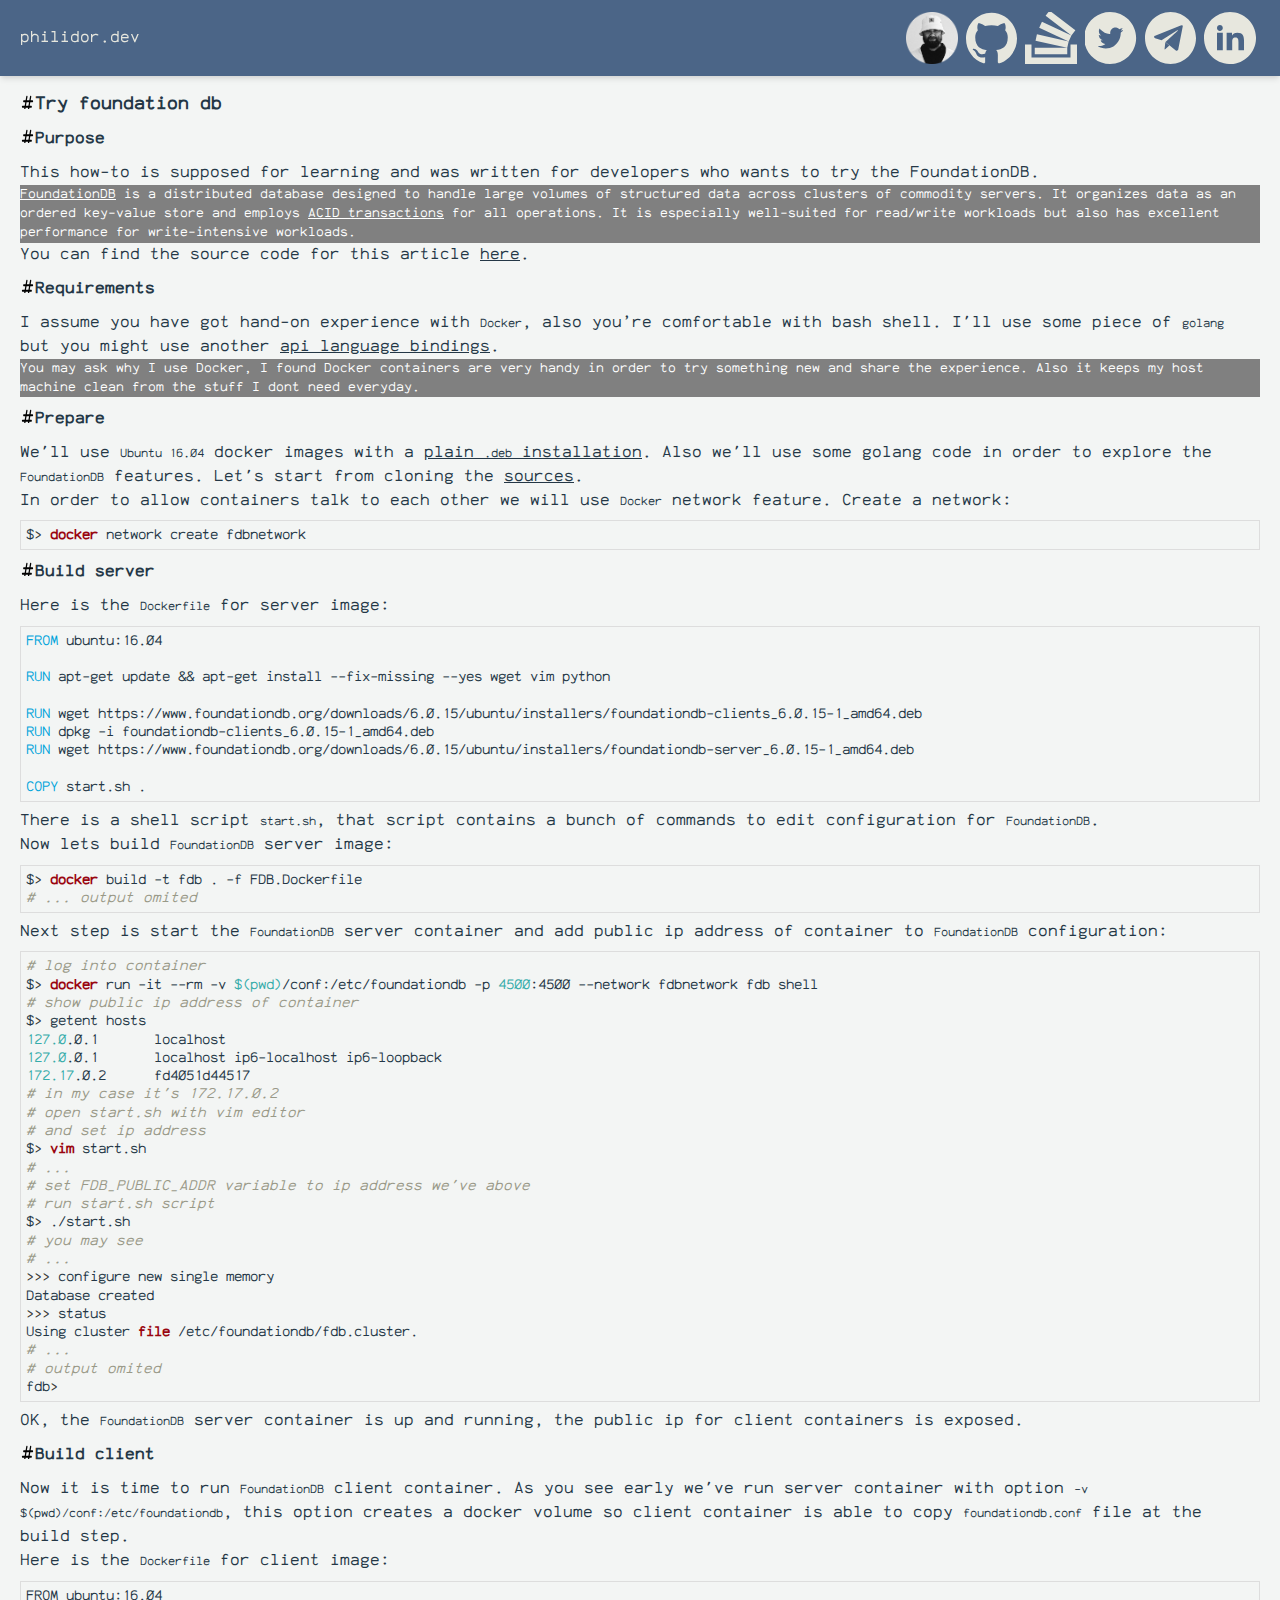
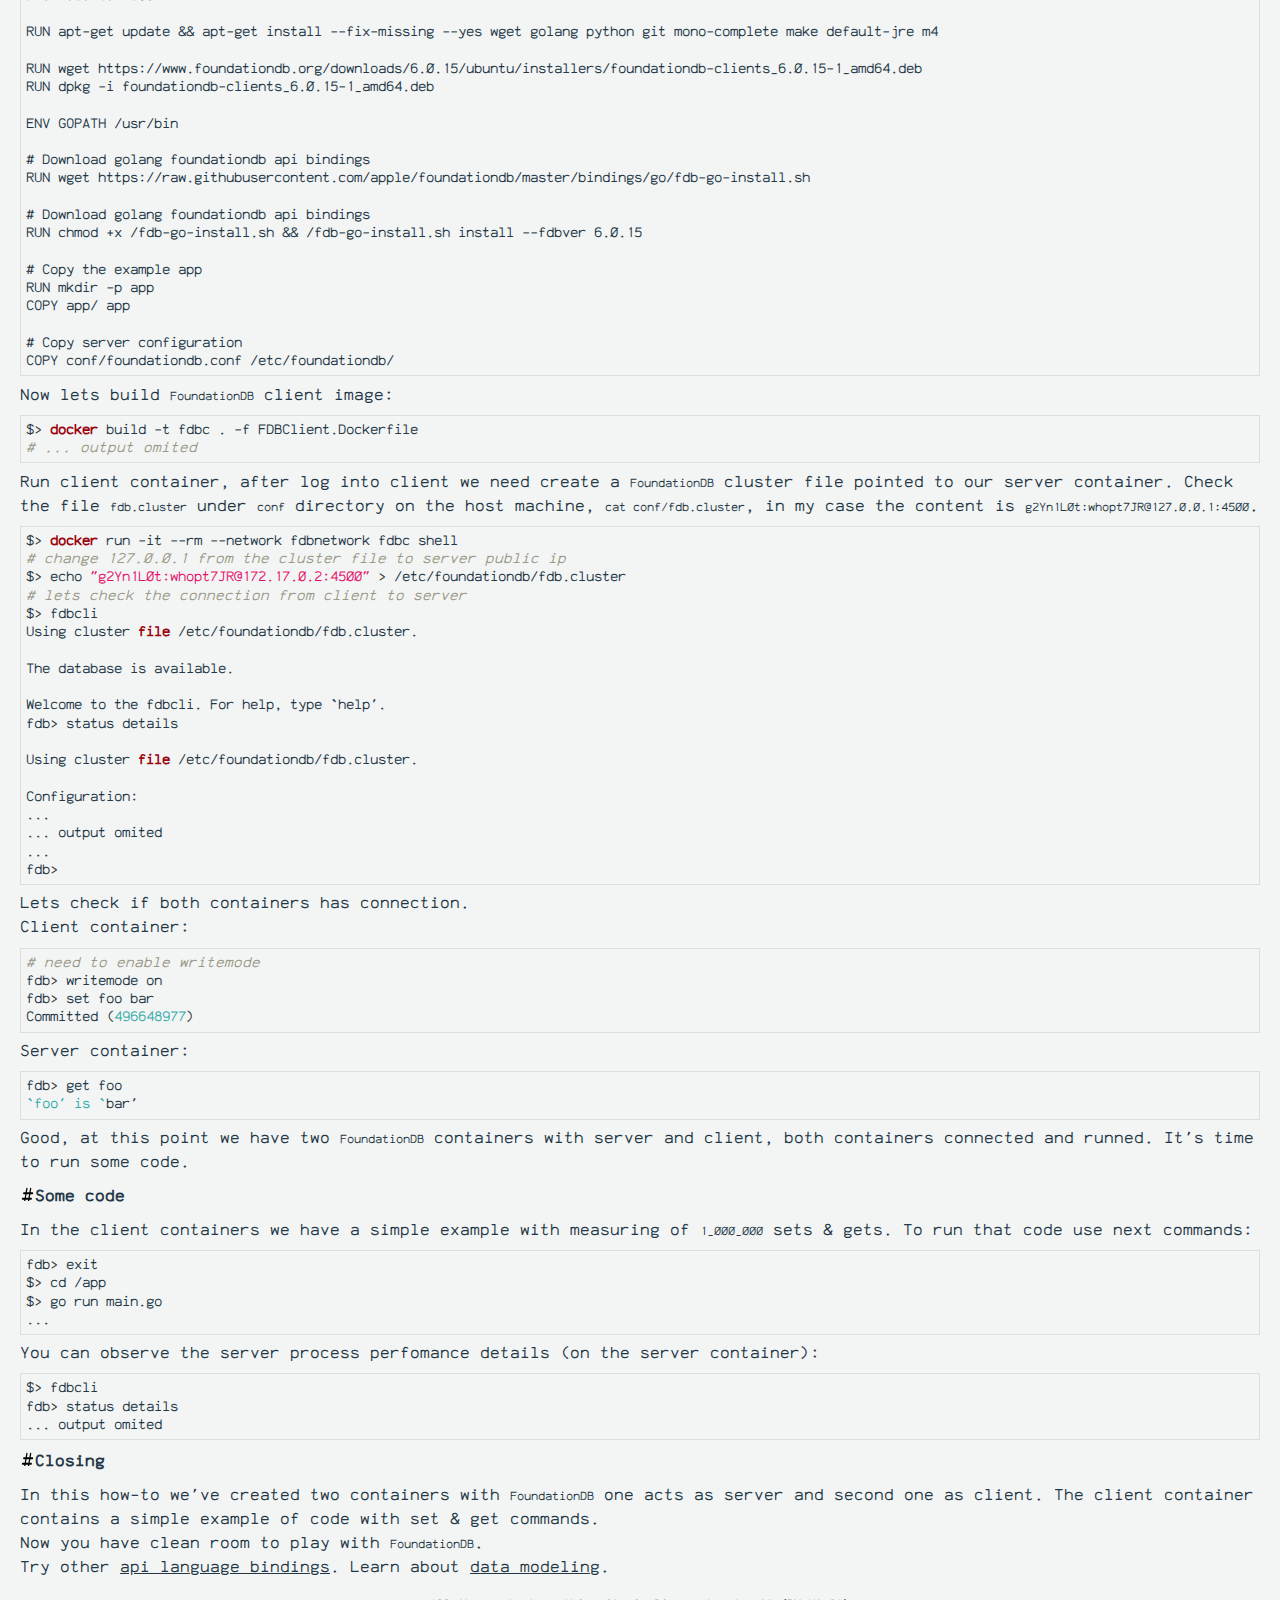
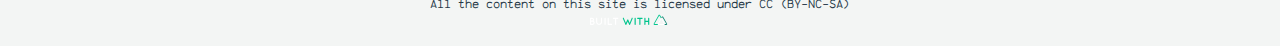
<file: blog/try-fondation-db/index.html>
<!doctype html>
<html data-n-head-ssr>
  <head>
    <title>Try Fondation DB</title><meta data-n-head="ssr" charset="utf-8"><meta data-n-head="ssr" name="viewport" content="width=device-width,initial-scale=1"><meta data-n-head="ssr" name="theme-color" content="#4B6587"><meta data-n-head="ssr" property="og:title" content="Try Fondation DB"><meta data-n-head="ssr" property="og:description" content="This how-to is supposed for learning and was written for developers who wants to try the FoundationDB."><meta data-n-head="ssr" property="og:image" content="https://philidor.dev/image.jpg"><link data-n-head="ssr" rel="apple-touch-icon" sizes="180x180" href="/apple-touch-icon.png"><link data-n-head="ssr" rel="icon" type="image/png" sizes="32x32" href="/favicon-32x32.png"><link data-n-head="ssr" rel="icon" type="image/png" sizes="16x16" href="/favicon-16x16.png"><link data-n-head="ssr" rel="manifest" href="/site.webmanifest"><link data-n-head="ssr" rel="icon" type="image/x-icon" href="/favicon.ico"><link rel="preload" href="/_nuxt/40c199b.js" as="script"><link rel="preload" href="/_nuxt/339e023.js" as="script"><link rel="preload" href="/_nuxt/css/d194fe5.css" as="style"><link rel="preload" href="/_nuxt/b820847.js" as="script"><link rel="preload" href="/_nuxt/css/c2d66e2.css" as="style"><link rel="preload" href="/_nuxt/7a757dd.js" as="script"><link rel="preload" href="/_nuxt/css/449ff54.css" as="style"><link rel="preload" href="/_nuxt/99f074f.js" as="script"><link rel="stylesheet" href="/_nuxt/css/d194fe5.css"><link rel="stylesheet" href="/_nuxt/css/c2d66e2.css"><link rel="stylesheet" href="/_nuxt/css/449ff54.css"><link rel="preload" href="/_nuxt/static/1670571071/blog/try-fondation-db/state.js" as="script"><link rel="preload" href="/_nuxt/static/1670571071/blog/try-fondation-db/payload.js" as="script"><link rel="preload" href="/_nuxt/static/1670571071/manifest.js" as="script">
  </head>
  <body>
    <script data-n-head="ssr" data-hid="nuxt-color-mode-script" data-pbody="true">!function(){"use strict";var t=window,e=document,s=e.documentElement,a=["dark","light"],o=window.localStorage.getItem("nuxt-color-mode")||"system",c="system"===o?n():o,e=e.body.getAttribute("data-color-mode-forced");function r(e){e+="-mode";s.classList?s.classList.add(e):s.className+=" "+e}function l(e){return t.matchMedia("(prefers-color-scheme"+e+")")}function n(){if(t.matchMedia&&"not all"!==l("").media)for(var e of a)if(l(":"+e).matches)return e;return"light"}r(c=e?e:c),t.__NUXT_COLOR_MODE__={preference:o,value:c,getColorScheme:n,addClass:r,removeClass:function(e){e+="-mode";s.classList?s.classList.remove(e):s.className=s.className.replace(new RegExp(e,"g"),"")}}}()</script><div data-server-rendered="true" id="__nuxt"><!----><div id="__layout"><div class="pt-10 pt-15 sm:pt-20 lg:pt-20 md:pt-20 xl:pt-20"><div class="flex flex-col w-full"><div class="top-0 fixed w-full z-10 bg-header shadow-md"><div class="container mx-auto px-5"><div class="flex items-center py-2"><div class="w-1/2 text-white"><a href="/" class="nuxt-link-active">philidor.dev</a></div><div class="flex flex-row justify-end w-1/2"><div class="m-1 w-1/12"><a target="_blank" title="Hello!" href="#"><img src="/_nuxt/img/avatar.e680aeb.png" class="object-contain h-15 w-20"></a></div><div class="m-1 w-1/12"><a target="_blank" href="https://github.com/philidor-green"><img src="/_nuxt/img/github.c245266.svg" class="object-contain h-15 w-20"></a></div><div class="m-1 w-1/12"><a target="_blank" href="https://stackoverflow.com/users/2057388/%D0%97%D0%B5%D0%BB%D1%91%D0%BD%D1%8B%D0%B9?tab=profile"><img src="[data-uri]" class="object-contain h-15 w-20"></a></div><div class="m-1 w-1/12"><a target="_blank" href="https://twitter.com/shindu666"><img src="/_nuxt/img/twitter.8e3028d.svg" class="object-contain h-15 w-20"></a></div><div class="m-1 w-1/12"><a target="_blank" href="https://t.me/philidor_green"><img src="[data-uri]"></a></div><div class="m-1 w-1/12"><a target="_blank" href="https://www.linkedin.com/in/roman-kiselenko-583534201/"><img src="[data-uri]" class="object-contain h-15 w-20"></a></div></div></div></div></div><div class="container mx-auto px-5"><article class="container"><div class="nuxt-content"><h1 id="try-foundation-db"><a href="#try-foundation-db" aria-hidden="true" tabindex="-1"><span class="icon icon-link"></span></a>Try foundation db</h1>
<h2 id="purpose"><a href="#purpose" aria-hidden="true" tabindex="-1"><span class="icon icon-link"></span></a>Purpose</h2>
<p>This how-to is supposed for learning and was written for developers who wants to try the FoundationDB.</p>
<blockquote>
<p><a href="https://apple.github.io/foundationdb/index.html" rel="nofollow noopener noreferrer" target="_blank">FoundationDB</a> is a distributed database designed to handle large volumes of structured data across clusters of commodity servers.
It organizes data as an ordered key-value store and employs <a href="https://en.wikipedia.org/wiki/ACID" rel="nofollow noopener noreferrer" target="_blank">ACID transactions</a> for all operations.
It is especially well-suited for read/write workloads but also has excellent performance for write-intensive workloads.</p>
</blockquote>
<p>You can find the source code for this article <a href="https://github.com/philidor-green/foundationdb" rel="nofollow noopener noreferrer" target="_blank">here</a>.</p>
<h2 id="requirements"><a href="#requirements" aria-hidden="true" tabindex="-1"><span class="icon icon-link"></span></a>Requirements</h2>
<p>I assume you have got hand-on experience with <code>Docker</code>, also you’re comfortable with bash shell.
I'll use some piece of <code>golang</code> but you might use another <a href="https://apple.github.io/foundationdb/downloads.html#api-language-bindings" rel="nofollow noopener noreferrer" target="_blank">api language bindings</a>.</p>
<blockquote>
<p>You may ask why I use Docker, I found Docker containers are very handy in order to try something new and share the experience.
Also it keeps my host machine clean from the stuff I dont need everyday.</p>
</blockquote>
<h2 id="prepare"><a href="#prepare" aria-hidden="true" tabindex="-1"><span class="icon icon-link"></span></a>Prepare</h2>
<p>We'll use <code>Ubuntu 16.04</code> docker images with a <a href="https://apple.github.io/foundationdb/local-dev.html#download-the-foundationdb-package" rel="nofollow noopener noreferrer" target="_blank">plain <code>.deb</code> installation</a>.
Also we'll use some golang code in order to explore the <code>FoundationDB</code> features.
Let's start from cloning the <a href="https://github.com/philidor-green/foundationdb" rel="nofollow noopener noreferrer" target="_blank">sources</a>.</p>
<p>In order to allow containers talk to each other we will use <code>Docker</code> network feature.
Create a network:</p>
<div class="nuxt-content-highlight"><pre class="line-numbers language-shell"><code>$<span class="token operator">></span> <span class="token function">docker</span> network create fdbnetwork
</code></pre></div>
<h2 id="build-server"><a href="#build-server" aria-hidden="true" tabindex="-1"><span class="icon icon-link"></span></a>Build server</h2>
<p>Here is the <code>Dockerfile</code> for server image:</p>
<div class="nuxt-content-highlight"><pre class="line-numbers language-docker"><code><span class="token instruction"><span class="token keyword">FROM</span> ubuntu:16.04</span>

<span class="token instruction"><span class="token keyword">RUN</span> apt-get update && apt-get install --fix-missing --yes wget vim python </span>

<span class="token instruction"><span class="token keyword">RUN</span> wget https://www.foundationdb.org/downloads/6.0.15/ubuntu/installers/foundationdb-clients_6.0.15-1_amd64.deb</span>
<span class="token instruction"><span class="token keyword">RUN</span> dpkg -i foundationdb-clients_6.0.15-1_amd64.deb</span>
<span class="token instruction"><span class="token keyword">RUN</span> wget https://www.foundationdb.org/downloads/6.0.15/ubuntu/installers/foundationdb-server_6.0.15-1_amd64.deb</span>

<span class="token instruction"><span class="token keyword">COPY</span> start.sh .</span>
</code></pre></div>
<p>There is a shell script <code>start.sh</code>, that script contains a bunch of commands to edit configuration for <code>FoundationDB</code>.</p>
<p>Now lets build <code>FoundationDB</code> server image:</p>
<div class="nuxt-content-highlight"><pre class="line-numbers language-shell"><code>$<span class="token operator">></span> <span class="token function">docker</span> build <span class="token parameter variable">-t</span> fdb <span class="token builtin class-name">.</span> <span class="token parameter variable">-f</span> FDB.Dockerfile
<span class="token comment"># ... output omited</span>
</code></pre></div>
<p>Next step is start the <code>FoundationDB</code> server container and add public ip address of container to <code>FoundationDB</code> configuration:</p>
<div class="nuxt-content-highlight"><pre class="line-numbers language-shell"><code><span class="token comment"># log into container </span>
$<span class="token operator">></span> <span class="token function">docker</span> run <span class="token parameter variable">-it</span> <span class="token parameter variable">--rm</span> <span class="token parameter variable">-v</span> <span class="token variable"><span class="token variable">$(</span><span class="token builtin class-name">pwd</span><span class="token variable">)</span></span>/conf:/etc/foundationdb <span class="token parameter variable">-p</span> <span class="token number">4500</span>:4500 <span class="token parameter variable">--network</span> fdbnetwork fdb shell
<span class="token comment"># show public ip address of container</span>
$<span class="token operator">></span> getent hosts
<span class="token number">127.0</span>.0.1       localhost
<span class="token number">127.0</span>.0.1       localhost ip6-localhost ip6-loopback
<span class="token number">172.17</span>.0.2      fd4051d44517
<span class="token comment"># in my case it's 172.17.0.2</span>
<span class="token comment"># open start.sh with vim editor</span>
<span class="token comment"># and set ip address</span>
$<span class="token operator">></span> <span class="token function">vim</span> start.sh
<span class="token comment"># ...</span>
<span class="token comment"># set FDB_PUBLIC_ADDR variable to ip address we've above</span>
<span class="token comment"># run start.sh script</span>
$<span class="token operator">></span> ./start.sh
<span class="token comment"># you may see</span>
<span class="token comment"># ...</span>
<span class="token operator">>></span><span class="token operator">></span> configure new single memory
Database created
<span class="token operator">>></span><span class="token operator">></span> status
Using cluster <span class="token function">file</span> /etc/foundationdb/fdb.cluster.
<span class="token comment"># ...</span>
<span class="token comment"># output omited</span>
fdb<span class="token operator">></span>
</code></pre></div>
<p>OK, the <code>FoundationDB</code> server container is up and running, the public ip for client containers is exposed.</p>
<h2 id="build-client"><a href="#build-client" aria-hidden="true" tabindex="-1"><span class="icon icon-link"></span></a>Build client</h2>
<p>Now it is time to run <code>FoundationDB</code> client container. As you see early we've run server container with option <code>-v $(pwd)/conf:/etc/foundationdb</code>,
this option creates a docker volume so client container is able to copy <code>foundationdb.conf</code> file at the build step.</p>
<p>Here is the <code>Dockerfile</code> for client image:</p>
<div class="nuxt-content-highlight"><pre class="line-numbers language-text"><code>FROM ubuntu:16.04

RUN apt-get update && apt-get install --fix-missing --yes wget golang python git mono-complete make default-jre m4

RUN wget https://www.foundationdb.org/downloads/6.0.15/ubuntu/installers/foundationdb-clients_6.0.15-1_amd64.deb
RUN dpkg -i foundationdb-clients_6.0.15-1_amd64.deb

ENV GOPATH /usr/bin

# Download golang foundationdb api bindings
RUN wget https://raw.githubusercontent.com/apple/foundationdb/master/bindings/go/fdb-go-install.sh

# Download golang foundationdb api bindings
RUN chmod +x /fdb-go-install.sh && /fdb-go-install.sh install --fdbver 6.0.15

# Copy the example app
RUN mkdir -p app
COPY app/ app

# Copy server configuration
COPY conf/foundationdb.conf /etc/foundationdb/
</code></pre></div>
<p>Now lets build <code>FoundationDB</code> client image:</p>
<div class="nuxt-content-highlight"><pre class="line-numbers language-shell"><code>$<span class="token operator">></span> <span class="token function">docker</span> build <span class="token parameter variable">-t</span> fdbc <span class="token builtin class-name">.</span> <span class="token parameter variable">-f</span> FDBClient.Dockerfile
<span class="token comment"># ... output omited</span>
</code></pre></div>
<p>Run client container, after log into client we need create a <code>FoundationDB</code> cluster file pointed to our server container.
Check the file <code>fdb.cluster</code> under <code>conf</code> directory on the host machine, <code>cat conf/fdb.cluster</code>, in my case the content is <code>g2Yn1L0t:whopt7JR@127.0.0.1:4500</code>.</p>
<div class="nuxt-content-highlight"><pre class="line-numbers language-shell"><code>$<span class="token operator">></span> <span class="token function">docker</span> run <span class="token parameter variable">-it</span> <span class="token parameter variable">--rm</span> <span class="token parameter variable">--network</span> fdbnetwork fdbc shell
<span class="token comment"># change 127.0.0.1 from the cluster file to server public ip</span>
$<span class="token operator">></span> <span class="token builtin class-name">echo</span> <span class="token string">"g2Yn1L0t:whopt7JR@172.17.0.2:4500"</span> <span class="token operator">></span> /etc/foundationdb/fdb.cluster
<span class="token comment"># lets check the connection from client to server</span>
$<span class="token operator">></span> fdbcli
Using cluster <span class="token function">file</span> /etc/foundationdb/fdb.cluster.

The database is available.

Welcome to the fdbcli. For help, <span class="token builtin class-name">type</span> `help'.
fdb<span class="token operator">></span> status details

Using cluster <span class="token function">file</span> /etc/foundationdb/fdb.cluster.

Configuration:
<span class="token punctuation">..</span>.
<span class="token punctuation">..</span>. output omited
<span class="token punctuation">..</span>.
fdb<span class="token operator">></span>
</code></pre></div>
<p>Lets check if both containers has connection.</p>
<p>Client container:</p>
<div class="nuxt-content-highlight"><pre class="line-numbers language-shell"><code><span class="token comment"># need to enable writemode</span>
fdb<span class="token operator">></span> writemode on
fdb<span class="token operator">></span> <span class="token builtin class-name">set</span> foo bar
Committed <span class="token punctuation">(</span><span class="token number">496648977</span><span class="token punctuation">)</span>
</code></pre></div>
<p>Server container:</p>
<div class="nuxt-content-highlight"><pre class="line-numbers language-shell"><code>fdb<span class="token operator">></span> get foo
<span class="token variable"><span class="token variable">`</span>foo' is <span class="token variable">`</span></span>bar'
</code></pre></div>
<p>Good, at this point we have two <code>FoundationDB</code> containers with server and client, both containers connected and runned.
It's time to run some code.</p>
<h2 id="some-code"><a href="#some-code" aria-hidden="true" tabindex="-1"><span class="icon icon-link"></span></a>Some code</h2>
<p>In the client containers we have a simple example with measuring of <code>1_000_000</code> sets & gets.
To run that code use next commands:</p>
<div class="nuxt-content-highlight"><pre class="line-numbers language-shell"><code>fdb<span class="token operator">></span> <span class="token builtin class-name">exit</span>
$<span class="token operator">></span> <span class="token builtin class-name">cd</span> /app
$<span class="token operator">></span> go run main.go
<span class="token punctuation">..</span>.
</code></pre></div>
<p>You can observe the server process perfomance details (on the server container):</p>
<div class="nuxt-content-highlight"><pre class="line-numbers language-shell"><code>$<span class="token operator">></span> fdbcli
fdb<span class="token operator">></span> status details
<span class="token punctuation">..</span>. output omited
</code></pre></div>
<h2 id="closing"><a href="#closing" aria-hidden="true" tabindex="-1"><span class="icon icon-link"></span></a>Closing</h2>
<p>In this how-to we've created two containers with <code>FoundationDB</code> one acts as server and second one as client.
The client container contains a simple example of code with set & get commands.</p>
<p>Now you have clean room to play with <code>FoundationDB</code>.</p>
<p>Try other <a href="https://apple.github.io/foundationdb/downloads.html#api-language-bindings" rel="nofollow noopener noreferrer" target="_blank">api language bindings</a>.
Learn about <a href="https://apple.github.io/foundationdb/data-modeling.html" rel="nofollow noopener noreferrer" target="_blank">data modeling</a>.</p></div><!----><ul class="list-disc text-xs text-lightslategray-200"></ul></article><div class="flex flex-col items-center py-4 text-xs text-lightslategray-400"><div class="flex"><a target="_blank" href="https://creativecommons.org/licenses/by-nc-sa/4.0/">All the content on this site is licensed under  CC (BY-NC-SA)</a></div><div class="flex"><a target="_blank" href="https://content.nuxtjs.org/"><svg xmlns="http://www.w3.org/2000/svg" width="100" viewBox="0 0 1360 200" class="h-4 dark-img"><g fill="none" fill-rule="evenodd"><path d="M752.09356 137.76c-1.4858 1.49334-3.2966 2.24-5.43244 2.24-2.13584 0-3.94663-.74666-5.43243-2.24-1.4858-1.49334-2.22869-3.31332-2.22869-5.46V49.7c0-2.14668.74289-3.96666 2.22869-5.46 1.4858-1.49334 3.2966-2.24 5.43243-2.24 2.13584 0 3.96985.74666 5.50208 2.24 1.53223 1.49334 2.29834 3.31332 2.29834 5.46v33.6h36.07692V49.7c0-2.14668.7429-3.96666 2.2287-5.46 1.4858-1.49334 3.29659-2.24 5.43242-2.24 2.13584 0 3.96985.74666 5.50208 2.24C805.2339 45.73334 806 47.55332 806 49.7v82.6c0 2.14668-.7661 3.96666-2.29834 5.46-1.53223 1.49334-3.36624 2.24-5.50208 2.24-2.13583 0-3.94663-.74666-5.43243-2.24-1.4858-1.49334-2.22869-3.31332-2.22869-5.46V98.7h-36.07692v33.6c0 2.14668-.78932 3.96666-2.36798 5.46zM713.76536 44.24C715.25513 45.73334 716 47.55332 716 49.7s-.76815 3.99-2.30447 5.53-3.32867 2.31-5.3771 2.31h-22.2067v74.76c0 2.14668-.74487 3.96666-2.23463 5.46-1.48977 1.49334-3.3054 2.24-5.44693 2.24-2.14154 0-3.95716-.74666-5.44693-2.24-1.48977-1.49334-2.23464-3.31332-2.23464-5.46V57.54h-22.06704c-2.14153 0-3.95716-.77-5.44692-2.31C641.74487 53.69 641 51.84668 641 49.7c0-2.14668.74487-3.96666 2.23464-5.46 1.48976-1.49334 3.30539-2.24 5.44692-2.24h59.63688c2.14153 0 3.95716.74666 5.44692 2.24zM606 49.7c0-2.14668.76876-3.96666 2.3063-5.46 1.53755-1.49334 3.4114-2.24 5.62163-2.24 2.21022 0 4.1081.74666 5.6937 2.24C621.20721 45.73334 622 47.55332 622 49.7v82.6c0 2.14668-.79278 3.96666-2.37838 5.46s-3.48347 2.24-5.6937 2.24c-2.21021 0-4.08407-.74666-5.62161-2.24C606.76876 136.26666 606 134.44668 606 132.3V49.7zM492.36045 138.59978l-1.1209.84013h-.14011c-.28023 0-.70057.14002-1.26102.42007h-.42034c-.28023.09335-.72392.14002-1.33108.14002s-1.05084-.04667-1.33107-.14002h-.42034c-.56046-.1867-.88738-.30338-.9808-.35006-.0934-.04667-.25687-.11668-.49039-.21003-.23352-.09335-.5838-.32671-1.05085-.7001h-.1401c-.37365-.28005-.74728-.6301-1.12091-1.05017-.37364-.42007-.65386-.72344-.84068-.91014v-.14002c-.09341-.09335-.21017-.30338-.35028-.6301-.14012-.32672-.25688-.53675-.35029-.6301l-34.46782-81.63262c-.74727-1.96031-.72392-3.9206.07006-5.8809.79398-1.96032 2.17174-3.31385 4.13333-4.06063 1.86819-.84014 3.8064-.86348 5.8147-.07001 2.0083.79345 3.38606 2.17032 4.13333 4.13063l27.46217 64.83003 18.07459-42.98665c1.30773-3.17384 3.71298-4.76074 7.21582-4.76074 3.50285 0 5.9548 1.5869 7.35594 4.76074l18.07459 42.98665 27.32205-64.83003c.84068-1.9603 2.2418-3.33718 4.2034-4.13063 1.96159-.79347 3.92315-.79347 5.88474 0 1.9616.79345 3.33936 2.19366 4.13334 4.20064.79398 2.007.77063 3.94394-.07006 5.8109l-34.3277 81.63262c-.18682.74679-.70056 1.49356-1.54125 2.24035 0 .09335-.0467.23337-.14011.42006-.37364.1867-.70056.42007-.9808.70011h-.1401l-1.26102.84013h-.14012c-.0934 0-.18681.02334-.28022.07001-.09341.04668-.42034.16336-.9808.35006h-.28022c-.28023.09335-.72392.14002-1.33108.14002-.60715 0-1.05084-.04667-1.33107-.14002h-.42034c-.56045-.1867-.88738-.30338-.98079-.35006-.0934-.04667-.25687-.09334-.4904-.14002-.23352-.04667-.5838-.30337-1.05084-.77012h-.14012c-.84068-.56009-1.44783-1.21351-1.82147-1.9603-.37363-.1867-.65386-.65343-.84068-1.40022l-18.35481-43.4067-18.35482 43.4067c-.0934.28005-.28022.7001-.56045 1.2602l-.98079.98015c0 .09335-.0467.23337-.14011.42006-.18682.09335-.46704.32672-.84068.70011h-.28023z" fill="#00C48D" fill-rule="nonzero"></path> <path d="M383.76536 44.24C385.25513 45.73334 386 47.55332 386 49.7s-.76815 3.99-2.30447 5.53-3.32867 2.31-5.3771 2.31h-22.2067v74.76c0 2.14668-.74487 3.96666-2.23464 5.46-1.48976 1.49334-3.30539 2.24-5.44692 2.24-2.14154 0-3.95716-.74666-5.44693-2.24-1.48977-1.49334-2.23464-3.31332-2.23464-5.46V57.54h-22.06704c-2.14153 0-3.95716-.77-5.44692-2.31C311.74487 53.69 311 51.84668 311 49.7c0-2.14668.74487-3.96666 2.23464-5.46 1.48976-1.49334 3.30539-2.24 5.44692-2.24h59.63688c2.14153 0 3.95716.74666 5.44692 2.24zM247.67735 140c-2.14037 0-3.955-.74666-5.44394-2.24C240.74446 136.26666 240 134.44668 240 132.3V49.7c0-2.14668.74446-3.96666 2.23341-5.46s3.30357-2.24 5.44394-2.24c2.14036 0 3.97825.74666 5.51373 2.24 1.53547 1.49334 2.3032 3.31332 2.3032 5.46v74.76h37.82837c2.0473 0 3.83867.77 5.37415 2.31 1.53547 1.54 2.3032 3.35999 2.3032 5.46s-.76773 3.92-2.3032 5.46c-1.53548 1.54-3.32684 2.31-5.37415 2.31h-45.6453zM197 49.7c0-2.14668.76876-3.96666 2.3063-5.46 1.53755-1.49334 3.4114-2.24 5.62163-2.24 2.21022 0 4.1081.74666 5.6937 2.24C212.2072 45.73334 213 47.55332 213 49.7v82.6c0 2.14668-.79279 3.96666-2.37838 5.46-1.5856 1.49334-3.48347 2.24-5.6937 2.24-2.21021 0-4.08407-.74666-5.62161-2.24C197.76876 136.26666 197 134.44668 197 132.3V49.7zM164 98.54c0 11.10672-3.9472 20.62663-11.8417 28.56-7.8945 7.93337-17.44717 11.9-28.6583 11.9s-20.7638-3.9433-28.6583-11.83C86.9472 119.2833 83 109.74006 83 98.54V48.7c0-2.14668.7474-3.96666 2.24221-5.46 1.49482-1.49334 3.3166-2.24 5.4654-2.24 2.1488 0 3.99394.74666 5.53547 2.24 1.54153 1.49334 2.31228 3.31332 2.31228 5.46v49.84c0 6.81337 2.42905 12.66998 7.2872 17.57 4.85816 4.90002 10.74391 7.35 17.65744 7.35 6.91353 0 12.79928-2.42664 17.65744-7.28 4.85815-4.85336 7.2872-10.7333 7.2872-17.64V48.7c0-2.14668.77075-3.96666 2.31228-5.46 1.54153-1.49334 3.38667-2.24 5.53547-2.24s3.97058.74666 5.4654 2.24C163.2526 44.73334 164 46.55332 164 48.7v49.84zM8.26 140l-.14-.14c-.09333 0-.23333.04667-.42.14-2.14668 0-3.96666-.74666-5.46-2.24C.74666 136.26666 0 134.44668 0 132.3V49.7c0-2.14668.74666-3.96666 2.24-5.46C3.73334 42.74666 5.55332 42 7.7 42h19.88c7.37337 0 13.64997 2.58997 18.83 7.77 5.18003 5.18003 7.77 11.0833 7.77 17.71 0 6.6267-1.77332 12.31998-5.32 17.08 4.29335 2.70668 7.72332 6.29998 10.29 10.78 2.56668 4.48002 3.85 9.3333 3.85 14.56 0 8.3067-2.91664 15.39997-8.75 21.28-5.83336 5.88003-12.9033 8.82-21.21 8.82H8.26zm7.28-82.46v22.4h12.04c3.08002 0 5.69332-1.11999 7.84-3.36s3.22-4.89998 3.22-7.98-1.07332-5.69332-3.22-7.84-4.75998-3.22-7.84-3.22H15.54zm0 37.94v28.98h17.5c4.01335-.09333 7.41999-1.53999 10.22-4.34 2.80001-2.80001 4.2-6.20665 4.2-10.22 0-4.01335-1.39999-7.39665-4.2-10.15-2.80001-2.75335-6.20665-4.17667-10.22-4.27h-17.5z" fill="#FFF" fill-rule="nonzero"></path> <g fill-rule="nonzero" transform="translate(865)"><path d="M105.41346 38.55829l-6.33111 11.13597-21.65186-38.0943-66.46753 116.92767h45.00297c0 6.15023 4.90828 11.13597 10.96296 11.13597H10.96296c-3.91631 0-7.5348-2.12357-9.49262-5.5689-1.95783-3.44535-1.95763-7.6899.00052-11.13505L67.9384 6.03198c1.9583-3.44565 5.57756-5.5683 9.49438-5.5683 3.91681 0 7.53608 2.12265 9.49438 5.5683l18.4863 32.52631z" fill="#00C58E"></path> <path d="M153.3947 122.95965l-41.65013-73.2654-6.33111-11.13596-6.33111 11.13597-41.64556 73.26539c-1.95816 3.44515-1.95836 7.6897-.00053 11.13504 1.95783 3.44534 5.57632 5.56891 9.49263 5.56891h76.96c3.91713 0 7.5371-2.12126 9.49605-5.5669 1.95895-3.44564 1.95918-7.69118.00062-11.13705h.00913zm-86.46581 5.56798l38.48457-67.6974 38.47543 67.6974h-76.96z" fill="#FFF"></path> <path d="M183.17284 134.09562c-1.95797 3.44482-5.57616 5.56798-9.4921 5.56798H143.8889c6.05468 0 10.96296-4.98574 10.96296-11.13597h18.80605l-53.36222-93.88085-8.55111 15.04748-6.33111-11.13597 5.39012-9.4795c1.9583-3.44565 5.57757-5.5683 9.49438-5.5683 3.91682 0 7.53609 2.12265 9.49439 5.5683l53.38049 93.88086c1.95834 3.44548 1.95834 7.69049 0 11.13597z" fill="#108775"></path></g></g></svg></a></div></div></div></div></div></div></div><script defer src="/_nuxt/static/1670571071/blog/try-fondation-db/state.js"></script><script src="/_nuxt/40c199b.js" defer></script><script src="/_nuxt/99f074f.js" defer></script><script src="/_nuxt/339e023.js" defer></script><script src="/_nuxt/b820847.js" defer></script><script src="/_nuxt/7a757dd.js" defer></script>
  </body>
</html>
</file>
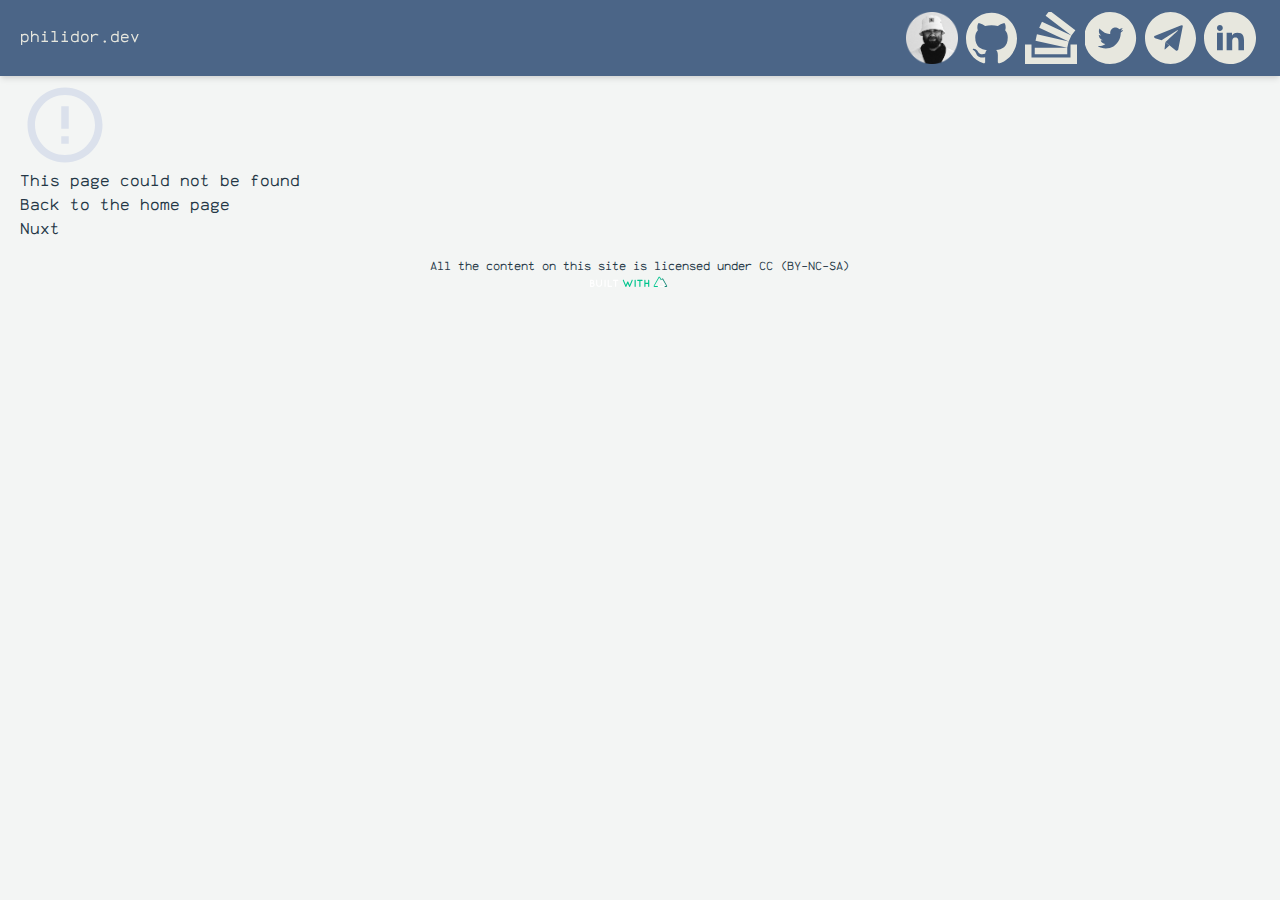
<file: 200.html>
<!doctype html>
<html>
  <head>
    <title>philidor.dev</title><meta data-n-head="1" charset="utf-8"><meta data-n-head="1" name="viewport" content="width=device-width,initial-scale=1"><meta data-n-head="1" name="theme-color" content="#4B6587"><link data-n-head="1" rel="apple-touch-icon" sizes="180x180" href="/apple-touch-icon.png"><link data-n-head="1" rel="icon" type="image/png" sizes="32x32" href="/favicon-32x32.png"><link data-n-head="1" rel="icon" type="image/png" sizes="16x16" href="/favicon-16x16.png"><link data-n-head="1" rel="manifest" href="/site.webmanifest"><link data-n-head="1" rel="icon" type="image/x-icon" href="/favicon.ico"><link rel="preload" href="/_nuxt/40c199b.js" as="script"><link rel="preload" href="/_nuxt/339e023.js" as="script"><link rel="preload" href="/_nuxt/css/d194fe5.css" as="style"><link rel="preload" href="/_nuxt/b820847.js" as="script"><link rel="preload" href="/_nuxt/css/c2d66e2.css" as="style"><link rel="preload" href="/_nuxt/7a757dd.js" as="script">
  <link href="/_nuxt/css/d194fe5.css" rel="stylesheet"><link href="/_nuxt/css/c2d66e2.css" rel="stylesheet"></head>
  <body>
    <script data-n-head="1" data-hid="nuxt-color-mode-script" data-pbody="true">!function(){"use strict";var t=window,e=document,s=e.documentElement,a=["dark","light"],o=window.localStorage.getItem("nuxt-color-mode")||"system",c="system"===o?n():o,e=e.body.getAttribute("data-color-mode-forced");function r(e){e+="-mode";s.classList?s.classList.add(e):s.className+=" "+e}function l(e){return t.matchMedia("(prefers-color-scheme"+e+")")}function n(){if(t.matchMedia&&"not all"!==l("").media)for(var e of a)if(l(":"+e).matches)return e;return"light"}r(c=e?e:c),t.__NUXT_COLOR_MODE__={preference:o,value:c,getColorScheme:n,addClass:r,removeClass:function(e){e+="-mode";s.classList?s.classList.remove(e):s.className=s.className.replace(new RegExp(e,"g"),"")}}}()</script><div id="__nuxt"><style>#nuxt-loading{background:#fff;visibility:hidden;opacity:0;position:absolute;left:0;right:0;top:0;bottom:0;display:flex;justify-content:center;align-items:center;flex-direction:column;animation:nuxtLoadingIn 10s ease;-webkit-animation:nuxtLoadingIn 10s ease;animation-fill-mode:forwards;overflow:hidden}@keyframes nuxtLoadingIn{0%{visibility:hidden;opacity:0}20%{visibility:visible;opacity:0}100%{visibility:visible;opacity:1}}@-webkit-keyframes nuxtLoadingIn{0%{visibility:hidden;opacity:0}20%{visibility:visible;opacity:0}100%{visibility:visible;opacity:1}}#nuxt-loading>div,#nuxt-loading>div:after{border-radius:50%;width:5rem;height:5rem}#nuxt-loading>div{font-size:10px;position:relative;text-indent:-9999em;border:.5rem solid #f5f5f5;border-left:.5rem solid #fff;-webkit-transform:translateZ(0);-ms-transform:translateZ(0);transform:translateZ(0);-webkit-animation:nuxtLoading 1.1s infinite linear;animation:nuxtLoading 1.1s infinite linear}#nuxt-loading.error>div{border-left:.5rem solid #ff4500;animation-duration:5s}@-webkit-keyframes nuxtLoading{0%{-webkit-transform:rotate(0);transform:rotate(0)}100%{-webkit-transform:rotate(360deg);transform:rotate(360deg)}}@keyframes nuxtLoading{0%{-webkit-transform:rotate(0);transform:rotate(0)}100%{-webkit-transform:rotate(360deg);transform:rotate(360deg)}}</style><script>window.addEventListener("error",function(){var e=document.getElementById("nuxt-loading");e&&(e.className+=" error")})</script><div id="nuxt-loading" aria-live="polite" role="status"><div>Loading...</div></div></div><script>window.__NUXT__={config:{_app:{basePath:"/",assetsPath:"/_nuxt/",cdnURL:null},content:{dbHash:"b061ef77"}},staticAssetsBase:"/_nuxt/static/1670571071"}</script>
  <script src="/_nuxt/40c199b.js"></script><script src="/_nuxt/339e023.js"></script><script src="/_nuxt/b820847.js"></script><script src="/_nuxt/7a757dd.js"></script></body>
</html>
</file>
<file: _nuxt/css/d194fe5.css>
.nuxt-progress{position:fixed;top:0;left:0;right:0;height:2px;width:0;opacity:1;transition:width .1s,opacity .4s;background-color:#fff;z-index:999999}code[class*=language-],pre[class*=language-]{color:#393a34;font-family:Consolas,Bitstream Vera Sans Mono,Courier New,Courier,monospace;direction:ltr;text-align:left;white-space:pre;word-spacing:normal;word-break:normal;font-size:.9em;line-height:1.2em;-moz-tab-size:4;-o-tab-size:4;tab-size:4;-webkit-hyphens:none;hyphens:none}pre>code[class*=language-]{font-size:1em}code[class*=language-]::-moz-selection,code[class*=language-] ::-moz-selection,pre[class*=language-]::-moz-selection,pre[class*=language-] ::-moz-selection{background:#b3d4fc}code[class*=language-]::selection,code[class*=language-] ::selection,pre[class*=language-]::selection,pre[class*=language-] ::selection{background:#b3d4fc}pre[class*=language-]{padding:1em;margin:.5em 0;overflow:auto;border:1px solid #ddd;background-color:#fff}:not(pre)>code[class*=language-]{padding:1px .2em;background:#f8f8f8;border:1px solid #ddd}.token.cdata,.token.comment,.token.doctype,.token.prolog{color:#998;font-style:italic}.token.namespace{opacity:.7}.token.attr-value,.token.string{color:#e3116c}.token.operator,.token.punctuation{color:#393a34}.token.boolean,.token.constant,.token.entity,.token.inserted,.token.number,.token.property,.token.regex,.token.symbol,.token.url,.token.variable{color:#36acaa}.token.atrule,.token.attr-name,.token.keyword{color:#00a4db}.token.deleted,.token.function{color:#9a050f}.token.selector,.token.tag{color:#00009f}.token.bold,.token.function,.token.important{font-weight:700}.token.italic{font-style:italic}div.code-toolbar{position:relative}div.code-toolbar>.toolbar{position:absolute;z-index:10;top:.3em;right:.2em;transition:opacity .3s ease-in-out;opacity:0}div.code-toolbar:hover>.toolbar,div.code-toolbar[focus-within]>.toolbar{opacity:1}div.code-toolbar:focus-within>.toolbar{opacity:1}div.code-toolbar>.toolbar>.toolbar-item{display:inline-block}div.code-toolbar>.toolbar>.toolbar-item>a{cursor:pointer}div.code-toolbar>.toolbar>.toolbar-item>button{background:none;border:0;color:inherit;font:inherit;line-height:normal;overflow:visible;padding:0;-webkit-user-select:none;-moz-user-select:none;-ms-user-select:none}div.code-toolbar>.toolbar>.toolbar-item>a,div.code-toolbar>.toolbar>.toolbar-item>button,div.code-toolbar>.toolbar>.toolbar-item>span{color:#bbb;font-size:.8em;padding:0 .5em;background:#f5f2f0;background:hsla(0,0%,87.8%,.2);box-shadow:0 2px 0 0 rgba(0,0,0,.2);border-radius:.5em}div.code-toolbar>.toolbar>.toolbar-item>a:focus,div.code-toolbar>.toolbar>.toolbar-item>a:hover,div.code-toolbar>.toolbar>.toolbar-item>button:focus,div.code-toolbar>.toolbar>.toolbar-item>button:hover,div.code-toolbar>.toolbar>.toolbar-item>span:focus,div.code-toolbar>.toolbar>.toolbar-item>span:hover{color:inherit;text-decoration:none}pre[class*=language-].line-numbers{position:relative;padding-left:3.8em;counter-reset:linenumber}pre[class*=language-].line-numbers>code{position:relative;white-space:inherit}pre[data-line]{position:relative;padding:1em 0 1em 3em}
</file>
<file: _nuxt/css/449ff54.css>
ul{font-size:.75rem}.list-disc,ul{list-style:disc;position:relative;left:15px}blockquote{background-color:grey;color:#fff;font-size:.8em}pre[class*=language-].line-numbers{padding:5px 10px 5px 5px}.nuxt-content pre[class*=language-]{border:1px solid var(--border-color)}.nuxt-content code[class*=language-],.nuxt-content pre[class*=language-]{color:var(--code-color);background-color:var(--code-bg-color)}.nuxt-content code{font-size:12px;font-family:Anka\/Coder}.nuxt-content a{text-decoration:underline}.nuxt-content h1{font-size:18px;font-weight:700;margin:10px 0}.nuxt-content ul{font-size:17px;margin:10px 0}.nuxt-content h2{font-size:16px;font-weight:600;margin:10px 0}.nuxt-content .icon.icon-link{color:var(--color);background-image:url([data-uri]);display:inline-block;width:15px;height:16px;background-size:15px 22px}
</file>
<file: _nuxt/css/c2d66e2.css>
/*! normalize.css v8.0.1 | MIT License | github.com/necolas/normalize.css */html{line-height:1.15;-webkit-text-size-adjust:100%}body{margin:0}main{display:block}h1{font-size:2em;margin:.67em 0}hr{box-sizing:content-box;height:0;overflow:visible}pre{font-family:monospace,monospace;font-size:1em}a{background-color:transparent}abbr[title]{border-bottom:none;text-decoration:underline;-webkit-text-decoration:underline dotted;text-decoration:underline dotted}b,strong{font-weight:bolder}code,kbd,samp{font-family:monospace,monospace;font-size:1em}small{font-size:80%}sub,sup{font-size:75%;line-height:0;position:relative;vertical-align:baseline}sub{bottom:-.25em}sup{top:-.5em}img{border-style:none}button,input,optgroup,select,textarea{font-family:inherit;font-size:100%;line-height:1.15;margin:0}button,input{overflow:visible}button,select{text-transform:none}[type=button],[type=reset],[type=submit],button{-webkit-appearance:button}[type=button]::-moz-focus-inner,[type=reset]::-moz-focus-inner,[type=submit]::-moz-focus-inner,button::-moz-focus-inner{border-style:none;padding:0}[type=button]:-moz-focusring,[type=reset]:-moz-focusring,[type=submit]:-moz-focusring,button:-moz-focusring{outline:1px dotted ButtonText}fieldset{padding:.35em .75em .625em}legend{box-sizing:border-box;color:inherit;display:table;max-width:100%;padding:0;white-space:normal}progress{vertical-align:baseline}textarea{overflow:auto}[type=checkbox],[type=radio]{box-sizing:border-box;padding:0}[type=number]::-webkit-inner-spin-button,[type=number]::-webkit-outer-spin-button{height:auto}[type=search]{-webkit-appearance:textfield;outline-offset:-2px}[type=search]::-webkit-search-decoration{-webkit-appearance:none}::-webkit-file-upload-button{-webkit-appearance:button;font:inherit}details{display:block}summary{display:list-item}[hidden],template{display:none}blockquote,dd,dl,figure,h1,h2,h3,h4,h5,h6,hr,p,pre{margin:0}button{background-color:transparent;background-image:none}button:focus{outline:1px dotted;outline:5px auto -webkit-focus-ring-color}fieldset,ol,ul{margin:0;padding:0}ol,ul{list-style:none}html{font-family:system-ui,-apple-system,Segoe UI,Roboto,Ubuntu,Cantarell,Noto Sans,sans-serif,BlinkMacSystemFont,Helvetica Neue,Arial,Apple Color Emoji,Segoe UI Emoji,Segoe UI Symbol,Noto Color Emoji;line-height:1.5}*,:after,:before{box-sizing:border-box;border:0 solid #e2e8f0}hr{border-top-width:1px}img{border-style:solid}textarea{resize:vertical}input::-moz-placeholder,textarea::-moz-placeholder{color:#a0aec0}input::placeholder,textarea::placeholder{color:#a0aec0}[role=button],button{cursor:pointer}table{border-collapse:collapse}h1,h2,h3,h4,h5,h6{font-size:inherit;font-weight:inherit}a{color:inherit;text-decoration:inherit}button,input,optgroup,select,textarea{padding:0;line-height:inherit;color:inherit}code,kbd,pre,samp{font-family:Menlo,Monaco,Consolas,Liberation Mono,Courier New,monospace}audio,canvas,embed,iframe,img,object,svg,video{display:block;vertical-align:middle}img,video{max-width:100%;height:auto}.container{width:100%}@media (min-width:640px){.container{max-width:640px}}@media (min-width:768px){.container{max-width:768px}}@media (min-width:1024px){.container{max-width:1024px}}@media (min-width:1280px){.container{max-width:1280px}}.divide-y-2>:not(template)~:not(template){--divide-y-reverse:0;border-top-width:calc(2px*(1 - var(--divide-y-reverse)));border-bottom-width:calc(2px*var(--divide-y-reverse))}.divide-gray-500>:not(template)~:not(template){--divide-opacity:1;border-color:#a0aec0;border-color:rgba(160,174,192,var(--divide-opacity))}.divide-dotted>:not(template)~:not(template){border-style:dotted}.bg-header{--bg-opacity:1;background-color:#4b6587;background-color:rgba(75,101,135,var(--bg-opacity))}.inline-block{display:inline-block}.flex{display:flex}.flex-row{flex-direction:row}.flex-col{flex-direction:column}.items-center{align-items:center}.justify-end{justify-content:flex-end}.font-semibold{font-weight:600}.h-4{height:1rem}.text-xs{font-size:.75rem}.text-sm{font-size:.875rem}.text-lg{font-size:1.125rem}.text-xl{font-size:1.25rem}.list-disc{list-style-type:disc}.m-1{margin:.25rem}.mx-auto{margin-left:auto;margin-right:auto}.mb-5{margin-bottom:1.25rem}.object-contain{-o-object-fit:contain;object-fit:contain}.py-2{padding-top:.5rem;padding-bottom:.5rem}.py-4{padding-top:1rem;padding-bottom:1rem}.px-5{padding-left:1.25rem;padding-right:1.25rem}.pt-10{padding-top:2.5rem}.fixed{position:fixed}.relative{position:relative}.top-0{top:0}.shadow-md{box-shadow:0 4px 6px -1px rgba(0,0,0,.1),0 2px 4px -1px rgba(0,0,0,.06)}.text-white{--text-opacity:1;color:#e7e7de;color:rgba(231,231,222,var(--text-opacity))}.underline{text-decoration:underline}.w-20{width:5rem}.w-1\/2{width:50%}.w-1\/12{width:8.333333%}.w-full{width:100%}.z-10{z-index:10}.transform{--transform-translate-x:0;--transform-translate-y:0;--transform-rotate:0;--transform-skew-x:0;--transform-skew-y:0;--transform-scale-x:1;--transform-scale-y:1;transform:translateX(var(--transform-translate-x)) translateY(var(--transform-translate-y)) rotate(var(--transform-rotate)) skewX(var(--transform-skew-x)) skewY(var(--transform-skew-y)) scaleX(var(--transform-scale-x)) scaleY(var(--transform-scale-y))}@keyframes spin{to{transform:rotate(1turn)}}@keyframes ping{75%,to{transform:scale(2);opacity:0}}@keyframes pulse{50%{opacity:.5}}@keyframes bounce{0%,to{transform:translateY(-25%);animation-timing-function:cubic-bezier(.8,0,1,1)}50%{transform:none;animation-timing-function:cubic-bezier(0,0,.2,1)}}@media (min-width:640px){.sm\:pt-20{padding-top:5rem}}@media (min-width:768px) and (max-width:1023px){.md\:pt-20{padding-top:5rem}}@media (min-width:1024px) and (max-width:1279px){.lg\:pt-20{padding-top:5rem}}@media (min-width:1280px){.xl\:pt-20{padding-top:5rem}}:root{--color:#243746;--color-primary:#158876;--color-secondary:#0e2233;--bg:#f3f5f4;--bg-secondary:#fff;--border-color:#ddd}.dark-mode{--color:#ebf4f1;--color-primary:#41b38a;--color-secondary:#fdf9f3;--code-color:#ebf4f1;--code-bg-color:#010c14;--bg:#091a28;--bg-secondary:#071521;--border-color:#0d2538}body{font-family:Anka\/Coder;background-color:#f3f5f4;background-color:var(--bg);color:#243746;color:var(--color);transition:background-color .3s}@font-face{font-family:Anka\/Coder;src:local("Anka/Coder"),url(/_nuxt/fonts/AnkaCoder-r.c44216e.ttf) format("truetype")}
</file>
